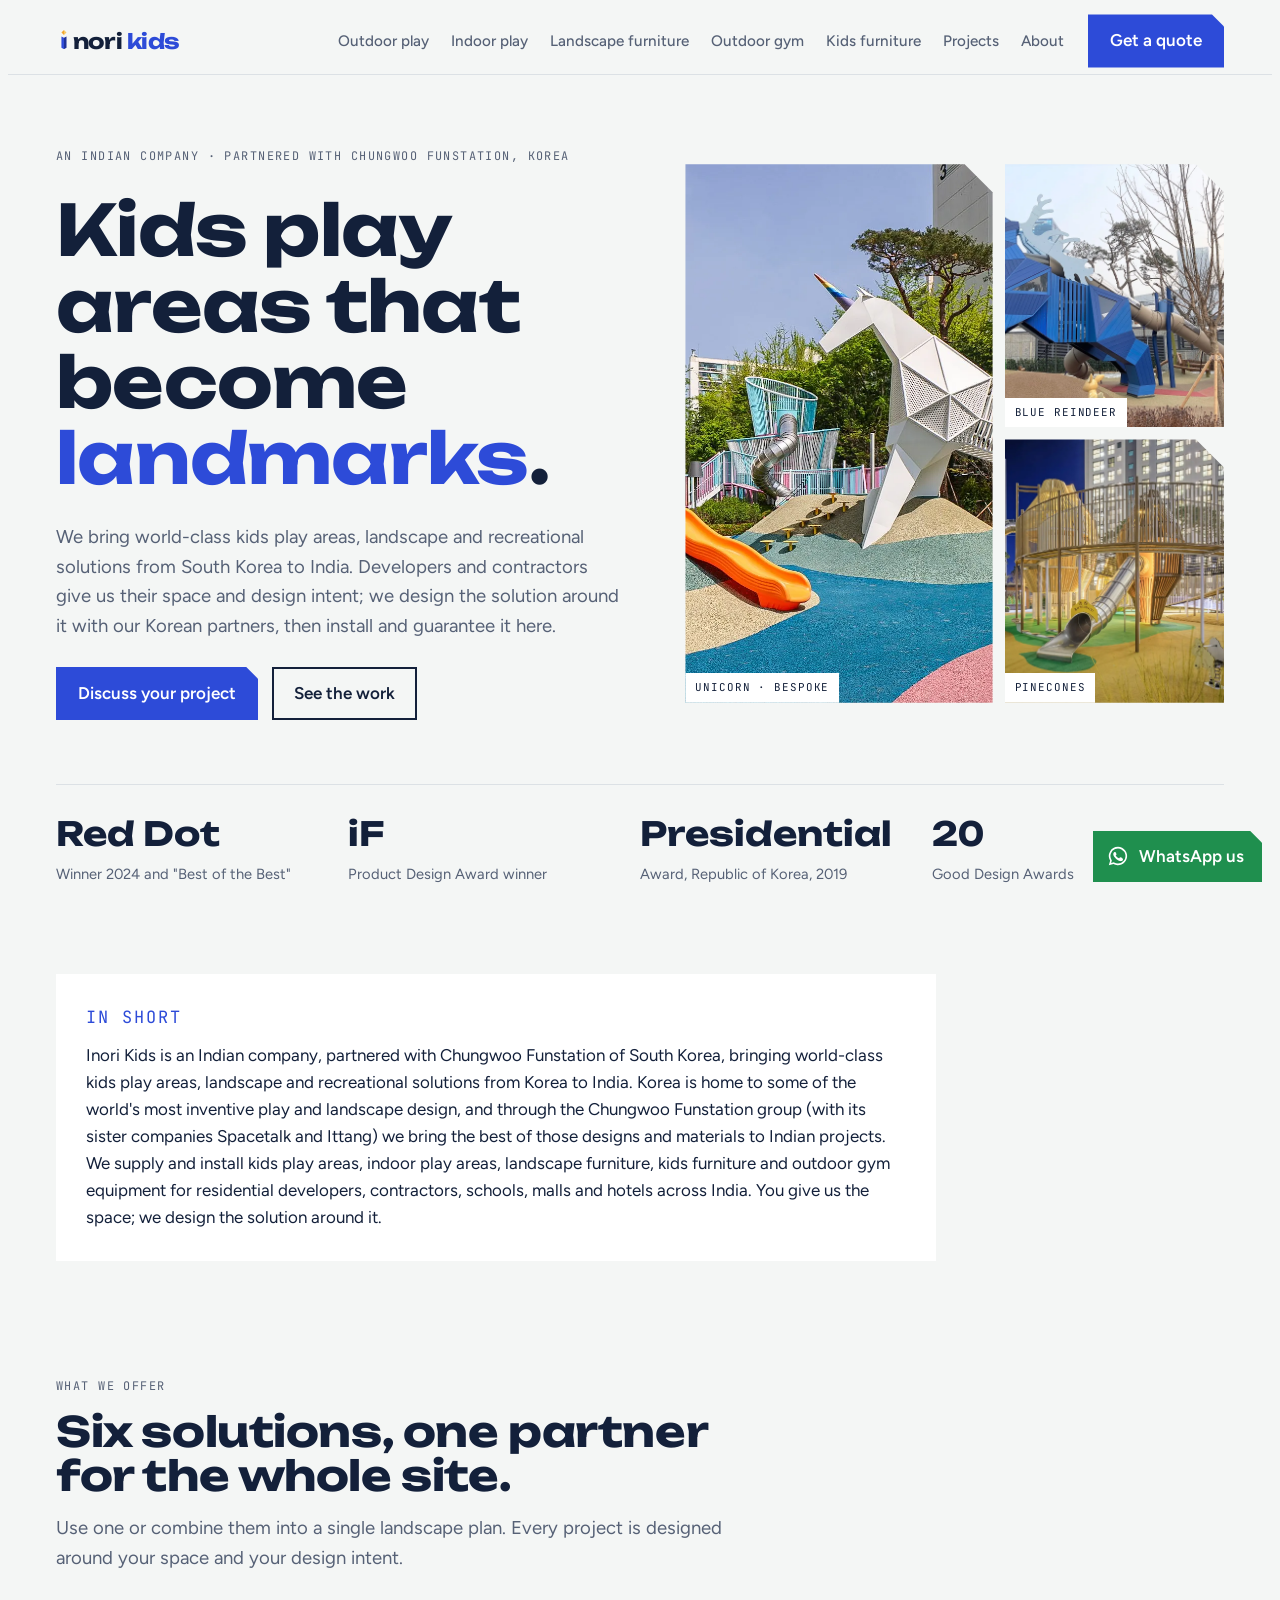
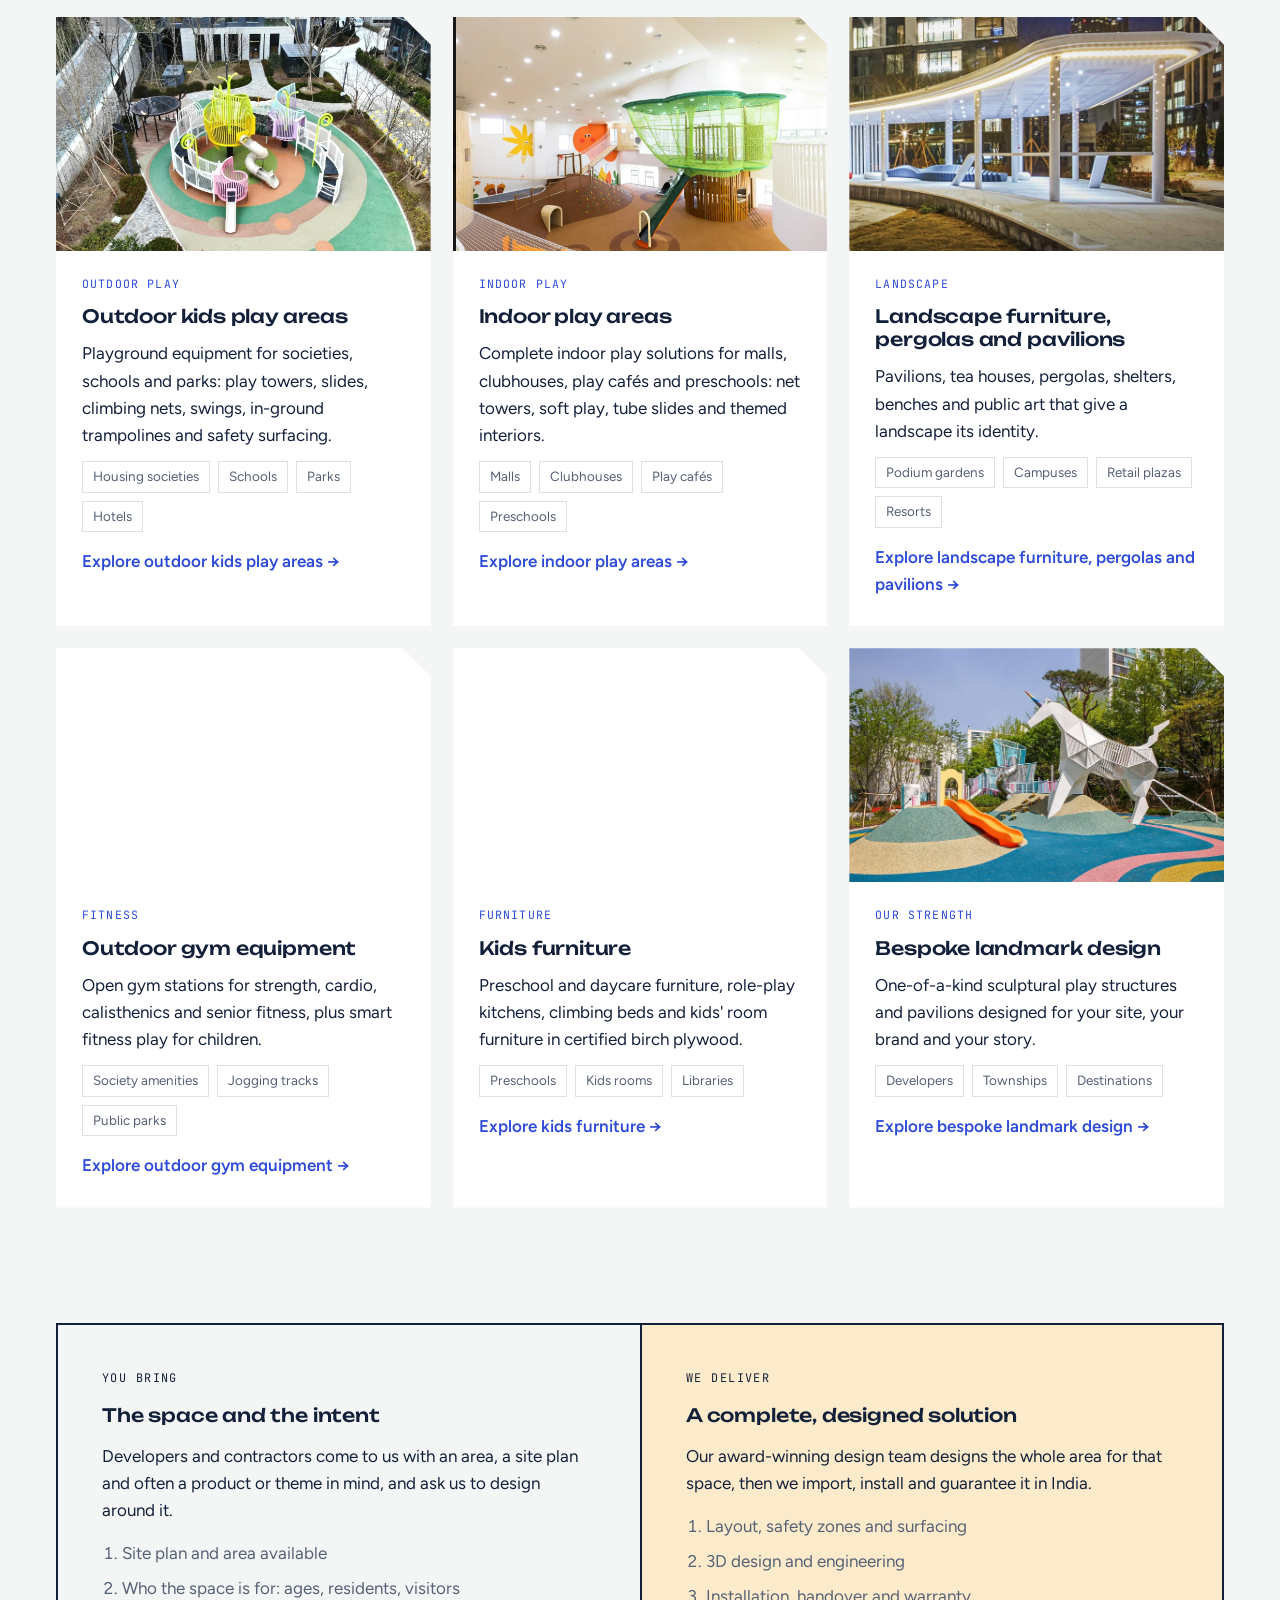
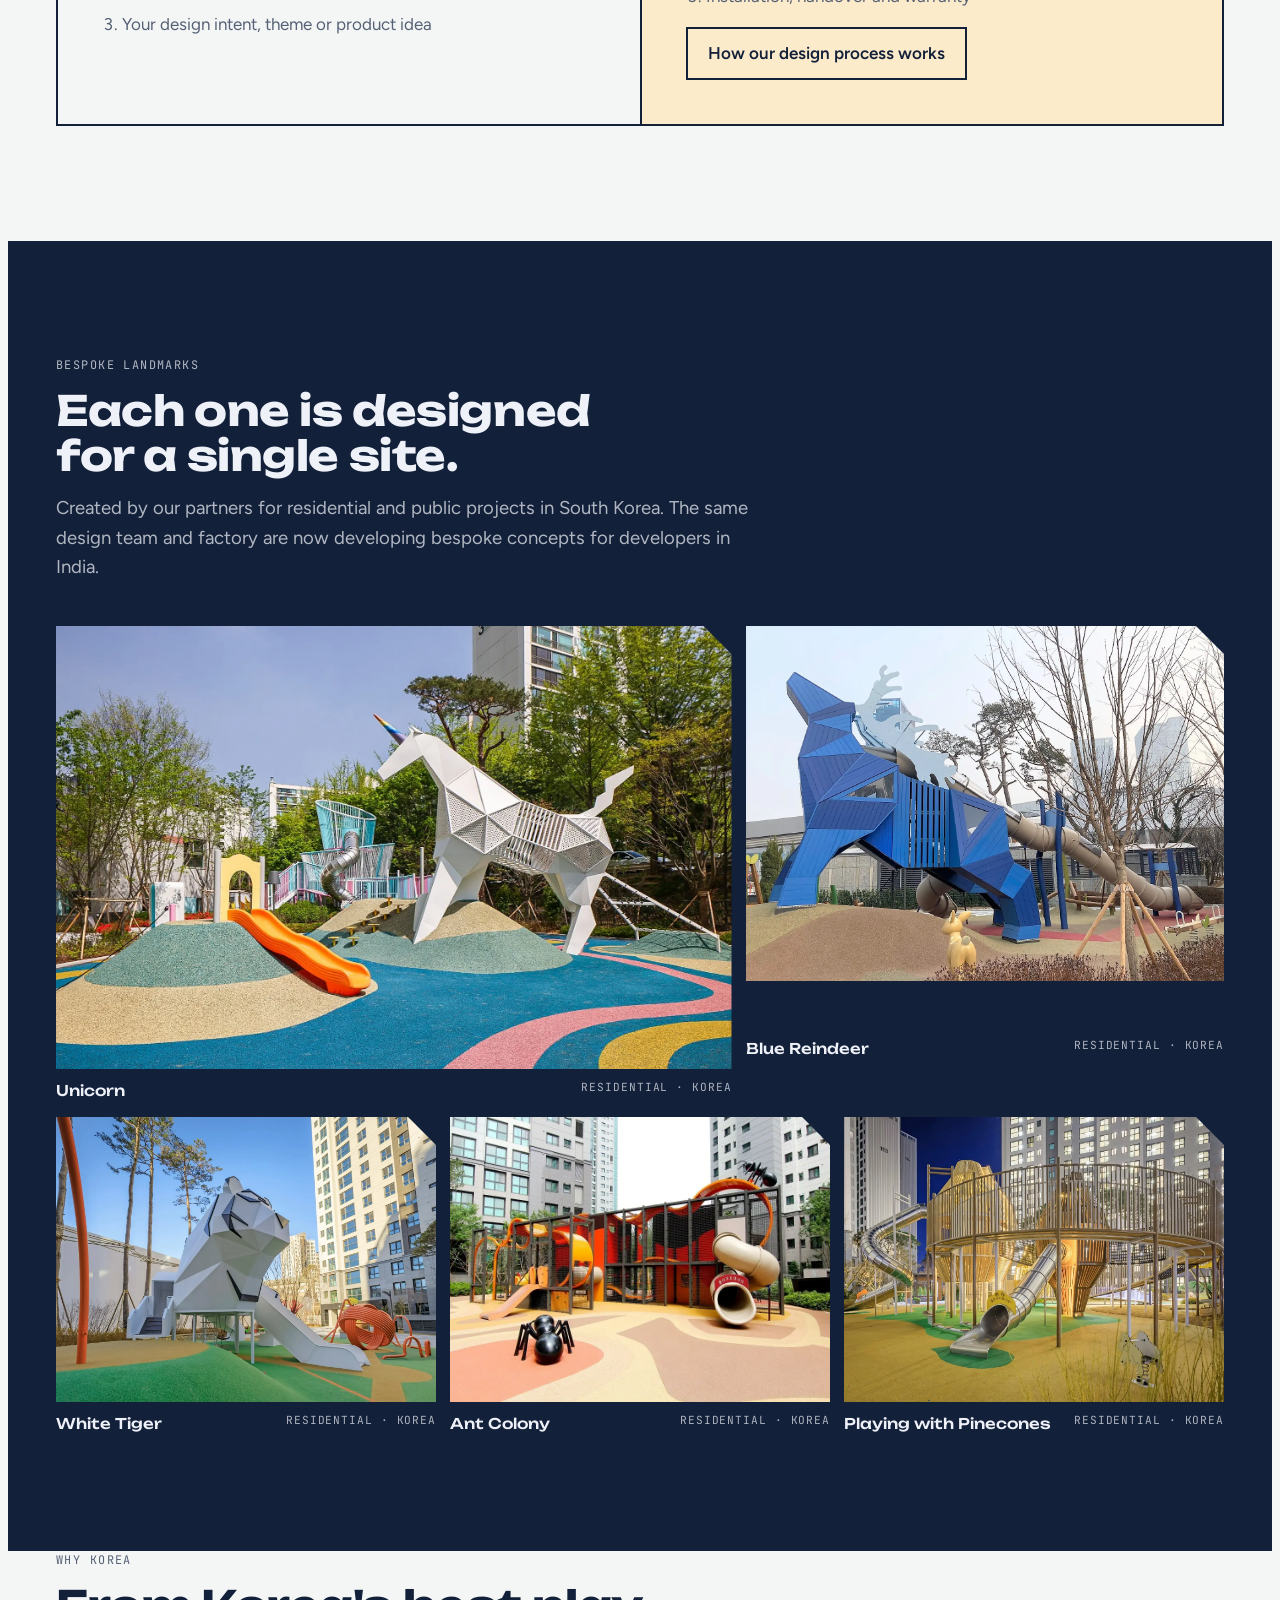
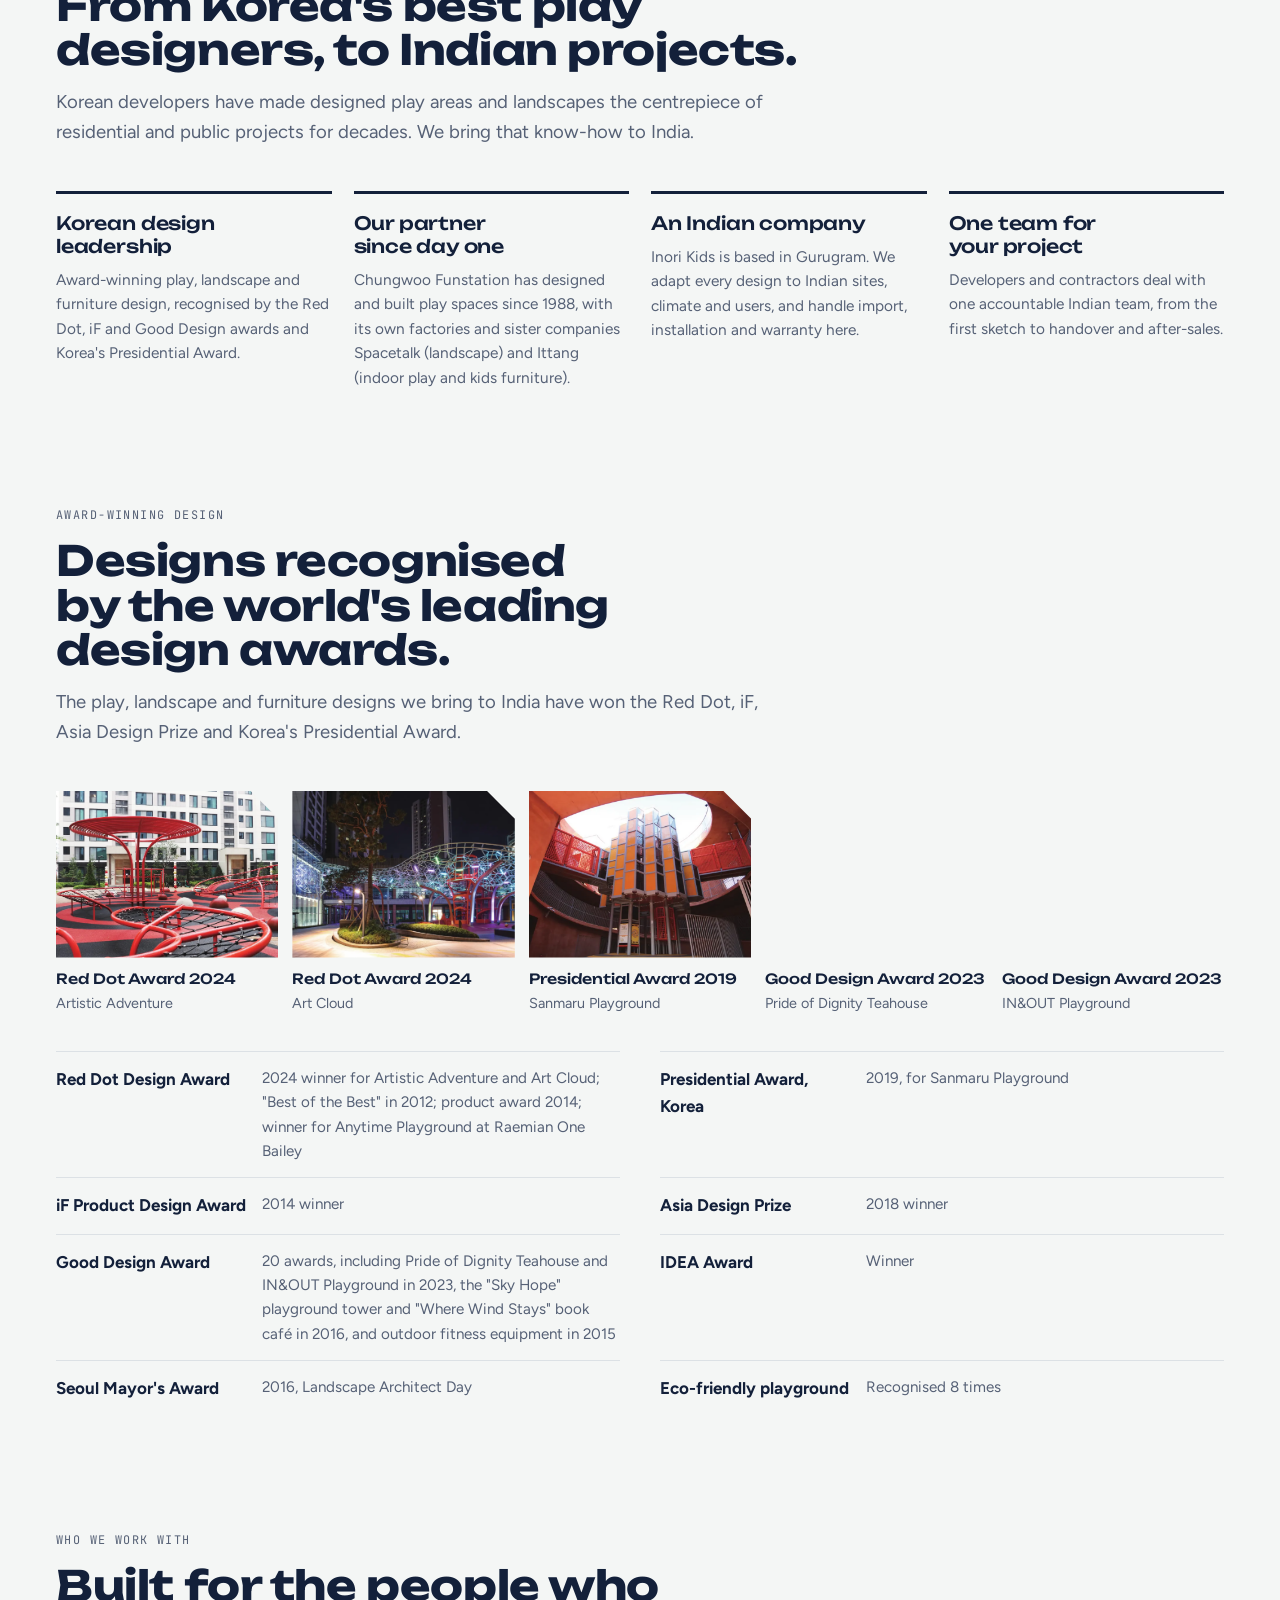
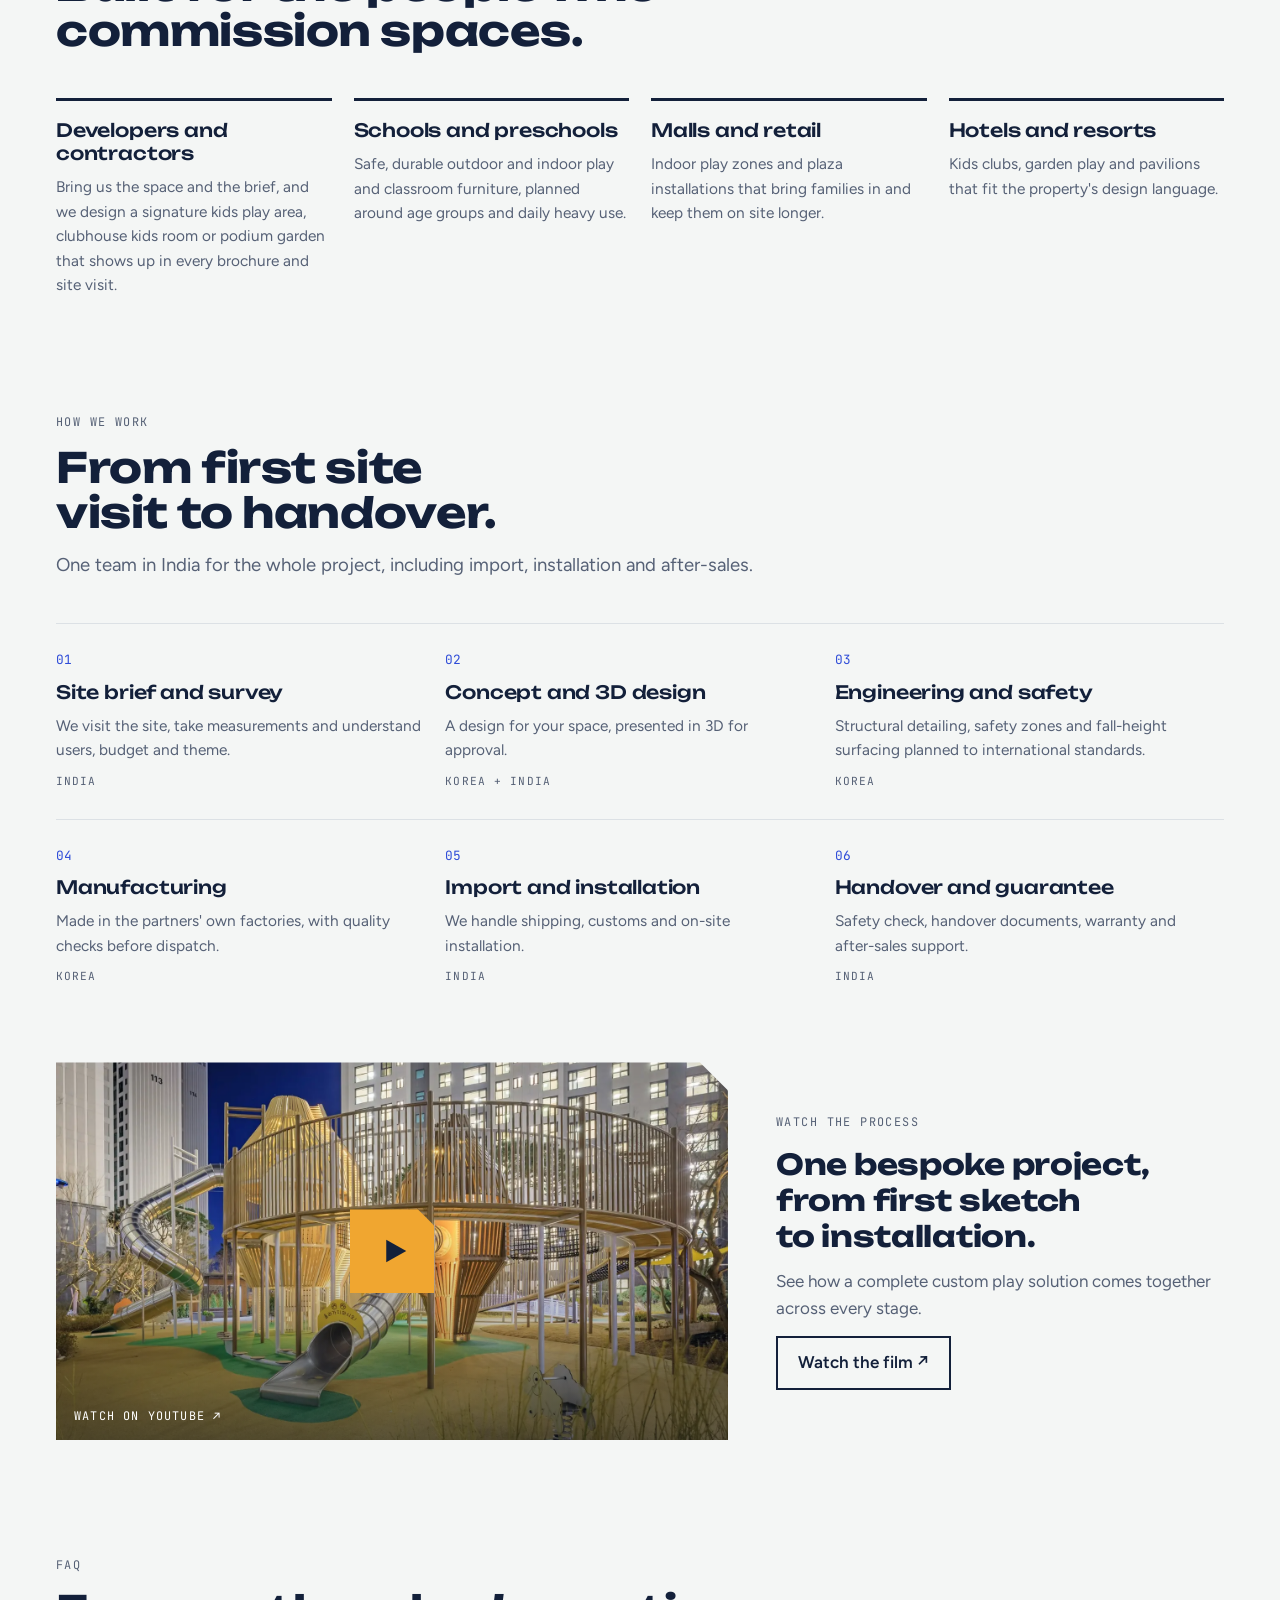
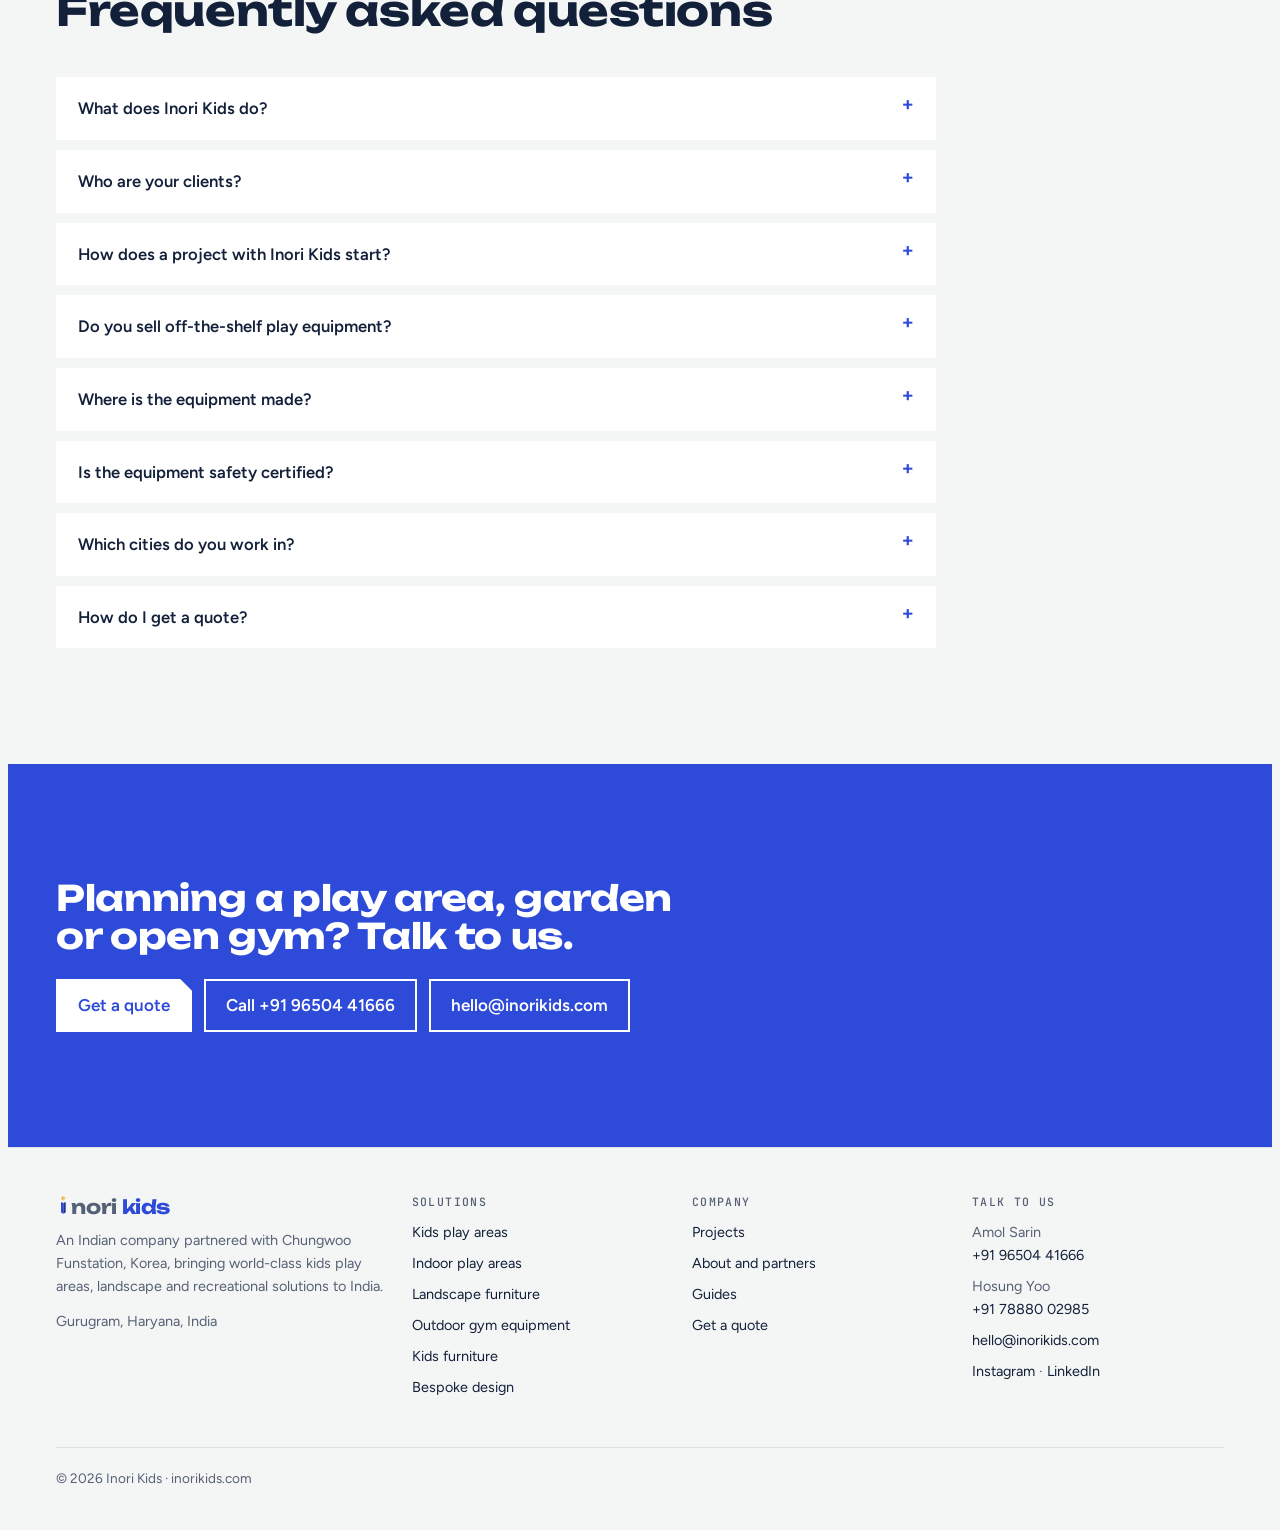
<file: index.html>
<!doctype html>
<html lang="en-IN">
<head>
<meta charset="utf-8">
<meta name="viewport" content="width=device-width, initial-scale=1, viewport-fit=cover">
<title>Kids Play Area Design &amp; Solutions in India | Inori Kids</title>
<meta name="claude:viewport-fit-sides" content="cover">
<meta name="description" content="Indian company partnered with Chungwoo Funstation, Korea: world-class kids play areas, indoor play, landscape furniture, kids furniture and outdoor gyms for developers, schools, malls and hotels in India.">
<meta name="robots" content="index, follow, max-image-preview:large, max-snippet:-1">
<link rel="canonical" href="https://inorikids.com/">
<link rel="alternate" hreflang="en-in" href="https://inorikids.com/">
<link rel="alternate" hreflang="x-default" href="https://inorikids.com/">
<meta property="og:type" content="website">
<meta property="og:site_name" content="Inori Kids">
<meta property="og:locale" content="en_IN">
<meta property="og:title" content="Kids Play Area Design &amp; Solutions in India | Inori Kids">
<meta property="og:description" content="Indian company partnered with Chungwoo Funstation, Korea: world-class kids play areas, indoor play, landscape furniture, kids furniture and outdoor gyms for developers, schools, malls and hotels in India.">
<meta property="og:url" content="https://inorikids.com/">
<meta property="og:image" content="https://inorikids.com/og-image.jpg">
<meta name="twitter:card" content="summary_large_image">
<meta name="theme-color" content="#13203A">
<link rel="icon" href="/favicon.svg" type="image/svg+xml">
<link rel="apple-touch-icon" href="/apple-touch-icon.png">
<link rel="manifest" href="/site.webmanifest">
<link rel="preconnect" href="https://fonts.googleapis.com">
<link rel="preconnect" href="https://fonts.gstatic.com" crossorigin>
<link rel="stylesheet" href="https://fonts.googleapis.com/css2?family=Unbounded:wght@500;700&family=Figtree:wght@400;500;600;700&family=JetBrains+Mono:wght@500&display=swap">
<link rel="stylesheet" href="/assets/styles.css">
<script async src="https://www.googletagmanager.com/gtag/js?id=G-6NPXFN3L0E"></script>
<script>window.dataLayer=window.dataLayer||[];function gtag(){dataLayer.push(arguments);}gtag('js',new Date());gtag('config','G-6NPXFN3L0E');</script>

<script type="application/ld+json">
{
 "@context": "https://schema.org",
 "@graph": [
  {
   "@type": "Organization",
   "@id": "https://inorikids.com/#organization",
   "name": "Inori Kids",
   "alternateName": [
    "iNori Kids",
    "inorikids"
   ],
   "url": "https://inorikids.com/",
   "logo": {
    "@type": "ImageObject",
    "url": "https://inorikids.com/logo-512.png",
    "width": 512,
    "height": 512
   },
   "image": "https://inorikids.com/og-image.jpg",
   "description": "Indian company partnered with Chungwoo Funstation of South Korea (with sister companies Spacetalk and Ittang), bringing world-class kids play areas, indoor play, landscape furniture, pavilions, kids furniture and outdoor gym equipment from Korea to India. Design, import, installation and guarantee.",
   "address": {
    "@type": "PostalAddress",
    "addressLocality": "Gurugram",
    "addressRegion": "Haryana",
    "addressCountry": "IN"
   },
   "areaServed": {
    "@type": "Country",
    "name": "India"
   },
   "sameAs": [
    "https://www.instagram.com/i_norikids/",
    "https://www.linkedin.com/company/inorikids/"
   ],
   "email": "hello@inorikids.com",
   "contactPoint": [
    {
     "@type": "ContactPoint",
     "telephone": "+91-96504-41666",
     "contactType": "sales",
     "areaServed": "IN",
     "name": "Amol Sarin",
     "email": "hello@inorikids.com"
    },
    {
     "@type": "ContactPoint",
     "telephone": "+91-78880-02985",
     "contactType": "sales",
     "areaServed": "IN",
     "name": "Hosung Yoo"
    }
   ],
   "knowsAbout": [
    "kids play area design",
    "playground equipment",
    "indoor play areas",
    "soft play",
    "landscape furniture",
    "pergolas and pavilions",
    "outdoor gym equipment",
    "kids furniture",
    "custom playground design",
    "playground safety surfacing"
   ]
  },
  {
   "@type": "WebSite",
   "@id": "https://inorikids.com/#website",
   "url": "https://inorikids.com/",
   "name": "Inori Kids",
   "publisher": {
    "@id": "https://inorikids.com/#organization"
   },
   "inLanguage": "en-IN"
  },
  {
   "@type": "FAQPage",
   "mainEntity": [
    {
     "@type": "Question",
     "name": "What does Inori Kids do?",
     "acceptedAnswer": {
      "@type": "Answer",
      "text": "Inori Kids is an Indian company, partnered with Chungwoo Funstation of South Korea, bringing world-class kids play areas, landscape and recreational solutions from Korea to India. We design, import, install and guarantee outdoor play areas, indoor play, landscape furniture (pergolas, pavilions, benches), kids furniture and outdoor gyms for developers, contractors, schools, malls and hotels."
     }
    },
    {
     "@type": "Question",
     "name": "Who are your clients?",
     "acceptedAnswer": {
      "@type": "Answer",
      "text": "Residential developers and housing societies, schools and preschools, malls and retail centres, and hotels and resorts. We also work with landscape architects and contractors on their projects."
     }
    },
    {
     "@type": "Question",
     "name": "How does a project with Inori Kids start?",
     "acceptedAnswer": {
      "@type": "Answer",
      "text": "You give us the area, your site plan and what you want there. Developers and contractors often come with a space and a product in mind and ask us to design the area around it. Our award-winning design team then designs the complete play area, landscape or open gym for that space, and we import, install and guarantee it."
     }
    },
    {
     "@type": "Question",
     "name": "Do you sell off-the-shelf play equipment?",
     "acceptedAnswer": {
      "@type": "Answer",
      "text": "No. We are a kids play area solution provider: every project is designed for the client's space, from the layout and safety zones to the equipment, surfacing and shade, and can include a one-of-a-kind landmark piece."
     }
    },
    {
     "@type": "Question",
     "name": "Where is the equipment made?",
     "acceptedAnswer": {
      "@type": "Answer",
      "text": "In South Korea, in the factories of our partner Chungwoo Funstation and its sister companies, with in-house manufacturing and powder coating. We handle import, installation, warranty and after-sales in India."
     }
    },
    {
     "@type": "Question",
     "name": "Is the equipment safety certified?",
     "acceptedAnswer": {
      "@type": "Answer",
      "text": "Our play equipment carries EN 1176 and ASTM international safety certifications and Korea's KC certification for children's products. Every installation is planned with safety zones and impact-absorbing surfacing matched to the critical fall height of each piece."
     }
    },
    {
     "@type": "Question",
     "name": "Which cities do you work in?",
     "acceptedAnswer": {
      "@type": "Answer",
      "text": "We are based in Gurugram, Haryana, and take on projects across India, including Delhi NCR (Gurugram, Noida, Greater Noida, Faridabad, Ghaziabad), Mumbai, Pune, Bengaluru, Hyderabad, Chennai, Ahmedabad, Chandigarh, Jaipur and Lucknow."
     }
    },
    {
     "@type": "Question",
     "name": "How do I get a quote?",
     "acceptedAnswer": {
      "@type": "Answer",
      "text": "Send your site details through our enquiry form, or call or WhatsApp Amol Sarin on +91 96504 41666 or Hosung Yoo on +91 78880 02985, or email hello@inorikids.com. We follow up with a site visit and a proposal."
     }
    }
   ]
  },
  {
   "@type": "BreadcrumbList",
   "itemListElement": [
    {
     "@type": "ListItem",
     "position": 1,
     "name": "Home",
     "item": "https://inorikids.com/"
    }
   ]
  },
  {
   "@type": "WebPage",
   "@id": "https://inorikids.com/#webpage",
   "url": "https://inorikids.com/",
   "name": "Kids Play Area Design & Solutions in India | Inori Kids",
   "description": "Indian company partnered with Chungwoo Funstation, Korea: world-class kids play areas, indoor play, landscape furniture, kids furniture and outdoor gyms for developers, schools, malls and hotels in India.",
   "isPartOf": {
    "@id": "https://inorikids.com/#website"
   },
   "about": {
    "@id": "https://inorikids.com/#organization"
   },
   "inLanguage": "en-IN",
   "primaryImageOfPage": "https://inorikids.com/og-image.jpg"
  }
 ]
}
</script>
</head>
<body>
<a class="skip" href="#main">Skip to content</a>
<header>
  <div class="wrap nav">
    <a class="logo" href="/" aria-label="Inori Kids home"><svg viewBox="0 0 100 120" aria-hidden="true"><polygon points="50,0 34,16 50,32" fill="var(--sun)"/><polygon points="50,0 66,16 50,32" fill="var(--sun-light)"/><polygon points="34,40 50,48 50,120 34,112" fill="var(--accent)"/><polygon points="50,48 66,40 66,112 50,120" fill="var(--accent-deep)"/></svg>nori <span>kids</span></a>
    <nav aria-label="Main"><a href="/outdoor-play-areas">Outdoor play</a><a href="/indoor-play-areas">Indoor play</a><a href="/landscape-furniture">Landscape furniture</a><a href="/outdoor-gym-equipment">Outdoor gym</a><a href="/kids-furniture">Kids furniture</a><a href="/projects">Projects</a><a href="/about">About</a></nav>
    <details class="menu"><summary>Menu</summary><div class="menu-panel"><a href="/outdoor-play-areas">Outdoor play</a><a href="/indoor-play-areas">Indoor play</a><a href="/landscape-furniture">Landscape furniture</a><a href="/outdoor-gym-equipment">Outdoor gym</a><a href="/kids-furniture">Kids furniture</a><a href="/projects">Projects</a><a href="/about">About</a><a href="/custom-playground-design">Bespoke design</a><a href="/guides">Guides</a><a href="/contact">Contact</a></div></details>
    <a class="btn" href="/contact">Get a quote</a>
  </div>
</header>

<main id="main">
<section class="hero"><div class="wrap">
  <div class="hero-grid">
    <div class="hero-copy">
      <p class="eyebrow">An Indian company · Partnered with Chungwoo Funstation, Korea</p>
      <h1>Kids play areas that become <em>landmarks</em>.</h1>
      <p class="lead">We bring world-class kids play areas, landscape and recreational solutions from South Korea to India. Developers and contractors give us their space and design intent; we design the solution around it with our Korean partners, then install and guarantee it here.</p>
      <div class="hero-actions"><a class="btn" href="/contact">Discuss your project</a><a class="btn ghost" href="/projects">See the work</a></div>
    </div>
    <div class="hero-media">
      <figure class="facet"><img src="/img/unicorn.webp" alt="White faceted-steel unicorn climbing structure in a residential kids play area" width="1600" height="1067" fetchpriority="high"><figcaption>Unicorn · bespoke</figcaption></figure>
      <figure class="facet"><img src="/img/reindeer.webp" alt="Blue faceted reindeer play tower with tube slide" width="1440" height="1080" loading="lazy" decoding="async"><figcaption>Blue Reindeer</figcaption></figure>
      <figure class="facet"><img src="/img/pinecones.webp" alt="Ring-shaped timber and steel play structure with pinecone towers, lit at night" width="1600" height="1066" loading="lazy" decoding="async"><figcaption>Pinecones</figcaption></figure>
    </div>
  </div>
  <div class="facts">
    <div><b>Red Dot</b><span>Winner 2024 and "Best of the Best"</span></div>
    <div><b>iF</b><span>Product Design Award winner</span></div>
    <div><b>Presidential</b><span>Award, Republic of Korea, 2019</span></div>
    <div><b>20</b><span>Good Design Awards</span></div>
  </div>
</div></section>
<section class="" style="padding-top:0"><div class="wrap"><div class="answer"><p class="eyebrow">In short</p><p>Inori Kids is an Indian company, partnered with Chungwoo Funstation of South Korea, bringing world-class kids play areas, landscape and recreational solutions from Korea to India. Korea is home to some of the world's most inventive play and landscape design, and through the Chungwoo Funstation group (with its sister companies Spacetalk and Ittang) we bring the best of those designs and materials to Indian projects. We supply and install kids play areas, indoor play areas, landscape furniture, kids furniture and outdoor gym equipment for residential developers, contractors, schools, malls and hotels across India. You give us the space; we design the solution around it.</p></div></div></section>
<section id="solutions" style="padding-top:0"><div class="wrap">
  <div class="sec-head"><p class="eyebrow">What we offer</p><h2>Six solutions, one partner for the whole site.</h2><p class=lead>Use one or combine them into a single landscape plan. Every project is designed around your space and your design intent.</p></div>
  <div class="sol-grid" style="grid-template-columns:repeat(auto-fit,minmax(min(100%,340px),1fr))"><article class="sol facet"><div class="ph"><img src="/img/blossom-aerial.webp" alt="Aerial view of a circular kids play area with yellow, pink and lilac blossom towers" width="1600" height="899" loading="lazy" decoding="async"></div><div class="body"><p class="tag">Outdoor play</p>
<h3><a href="/outdoor-play-areas">Outdoor kids play areas</a></h3><p>Playground equipment for societies, schools and parks: play towers, slides, climbing nets, swings, in-ground trampolines and safety surfacing.</p><ul><li>Housing societies</li><li>Schools</li><li>Parks</li><li>Hotels</li></ul><a class="more" href="/outdoor-play-areas">Explore outdoor kids play areas →</a></div></article><article class="sol facet"><div class="ph"><img src="/img/in-net-tree.webp" alt="Indoor kids play area with a giant green net treehouse and climbing hill" width="1251" height="820" loading="lazy" decoding="async"></div><div class="body"><p class="tag">Indoor play</p>
<h3><a href="/indoor-play-areas">Indoor play areas</a></h3><p>Complete indoor play solutions for malls, clubhouses, play cafés and preschools: net towers, soft play, tube slides and themed interiors.</p><ul><li>Malls</li><li>Clubhouses</li><li>Play cafés</li><li>Preschools</li></ul><a class="more" href="/indoor-play-areas">Explore indoor play areas →</a></div></article><article class="sol facet"><div class="ph"><img src="/img/dramatic-circle.webp" alt="Curved white community lounge pavilion lit at night between apartment towers" width="1600" height="1132" loading="lazy" decoding="async"></div><div class="body"><p class="tag">Landscape</p>
<h3><a href="/landscape-furniture">Landscape furniture, pergolas and pavilions</a></h3><p>Pavilions, tea houses, pergolas, shelters, benches and public art that give a landscape its identity.</p><ul><li>Podium gardens</li><li>Campuses</li><li>Retail plazas</li><li>Resorts</li></ul><a class="more" href="/landscape-furniture">Explore landscape furniture, pergolas and pavilions →</a></div></article><article class="sol facet"><div class="ph"><img src="/img/fit-plus.webp" alt="Black outdoor gym stations on green rubber surfacing in a residential park" width="1600" height="818" loading="lazy" decoding="async"></div><div class="body"><p class="tag">Fitness</p>
<h3><a href="/outdoor-gym-equipment">Outdoor gym equipment</a></h3><p>Open gym stations for strength, cardio, calisthenics and senior fitness, plus smart fitness play for children.</p><ul><li>Society amenities</li><li>Jogging tracks</li><li>Public parks</li></ul><a class="more" href="/outdoor-gym-equipment">Explore outdoor gym equipment →</a></div></article><article class="sol facet"><div class="ph"><img src="/img/kids-play-kitchen-furniture.webp" alt="Birch plywood kids play kitchen and market stall furniture in a preschool" width="968" height="833" loading="lazy" decoding="async"></div><div class="body"><p class="tag">Furniture</p>
<h3><a href="/kids-furniture">Kids furniture</a></h3><p>Preschool and daycare furniture, role-play kitchens, climbing beds and kids' room furniture in certified birch plywood.</p><ul><li>Preschools</li><li>Kids rooms</li><li>Libraries</li></ul><a class="more" href="/kids-furniture">Explore kids furniture →</a></div></article><article class="sol facet"><div class="ph"><img src="/img/unicorn.webp" alt="White faceted-steel unicorn climbing structure" width="1600" height="1067" loading="lazy" decoding="async"></div><div class="body"><p class="tag">Our strength</p>
<h3><a href="/custom-playground-design">Bespoke landmark design</a></h3><p>One-of-a-kind sculptural play structures and pavilions designed for your site, your brand and your story.</p><ul><li>Developers</li><li>Townships</li><li>Destinations</li></ul><a class="more" href="/custom-playground-design">Explore bespoke landmark design →</a></div></article></div>
</div></section>
<section style="padding-top:0"><div class="wrap"><div class="ways">
  <div class="way"><p class="k">You bring</p><h3>The space and the intent</h3><p>Developers and contractors come to us with an area, a site plan and often a product or theme in mind, and ask us to design around it.</p>
    <ol><li>Site plan and area available</li><li>Who the space is for: ages, residents, visitors</li><li>Your design intent, theme or product idea</li></ol></div>
  <div class="way"><p class="k">We deliver</p><h3>A complete, designed solution</h3><p>Our award-winning design team designs the whole area for that space, then we import, install and guarantee it in India.</p>
    <ol><li>Layout, safety zones and surfacing</li><li>3D design and engineering</li><li>Installation, handover and warranty</li></ol>
    <a class="btn ghost" href="/custom-playground-design" style="justify-self:start">How our design process works</a></div>
</div></div></section>
<section class="band"><div class="wrap">
  <div class="sec-head"><p class="eyebrow">Bespoke landmarks</p><h2>Each one is designed for a single site.</h2><p class=lead>Created by our partners for residential and public projects in South Korea. The same design team and factory are now developing bespoke concepts for developers in India.</p></div>
  <div class="landmarks">
    <figure><div class="ph facet"><img src="/img/unicorn.webp" alt="Unicorn sculptural play structure" width="1600" height="1067" loading="lazy" decoding="async"></div><figcaption><b>Unicorn</b><span>Residential · Korea</span></figcaption></figure>
    <figure><div class="ph facet"><img src="/img/reindeer.webp" alt="Blue Reindeer play tower" width="1440" height="1080" loading="lazy" decoding="async"></div><figcaption><b>Blue Reindeer</b><span>Residential · Korea</span></figcaption></figure>
    <figure><div class="ph facet"><img src="/img/tiger.webp" alt="White faceted tiger play structure with slide" width="1600" height="1066" loading="lazy" decoding="async"></div><figcaption><b>White Tiger</b><span>Residential · Korea</span></figcaption></figure>
    <figure><div class="ph facet"><img src="/img/ant-tower.webp" alt="Orange and charcoal net play frame with giant ant sculptures" width="1000" height="666" loading="lazy" decoding="async"></div><figcaption><b>Ant Colony</b><span>Residential · Korea</span></figcaption></figure>
    <figure><div class="ph facet"><img src="/img/pinecones.webp" alt="Circular elevated play deck with pinecone towers at night" width="1600" height="1066" loading="lazy" decoding="async"></div><figcaption><b>Playing with Pinecones</b><span>Residential · Korea</span></figcaption></figure>
  </div>
</div></section>
<section style="padding-top:0"><div class="wrap">
  <div class="sec-head"><p class="eyebrow">Why Korea</p><h2>From Korea's best play designers, to Indian projects.</h2><p class=lead>Korean developers have made designed play areas and landscapes the centrepiece of residential and public projects for decades. We bring that know-how to India.</p></div>
  <div class="aud">
    <div><h3>Korean design leadership</h3><p>Award-winning play, landscape and furniture design, recognised by the Red Dot, iF and Good Design awards and Korea's Presidential Award.</p></div>
    <div><h3>Our partner since day one</h3><p>Chungwoo Funstation has designed and built play spaces since 1988, with its own factories and sister companies Spacetalk (landscape) and Ittang (indoor play and kids furniture).</p></div>
    <div><h3>An Indian company</h3><p>Inori Kids is based in Gurugram. We adapt every design to Indian sites, climate and users, and handle import, installation and warranty here.</p></div>
    <div><h3>One team for your project</h3><p>Developers and contractors deal with one accountable Indian team, from the first sketch to handover and after-sales.</p></div>
  </div>
</div></section>
<section class="awards" style="padding-top:0"><div class="wrap">
  <div class="sec-head"><p class="eyebrow">Award-winning design</p><h2>Designs recognised by the world's leading design awards.</h2><p class=lead>The play, landscape and furniture designs we bring to India have won the Red Dot, iF, Asia Design Prize and Korea's Presidential Award.</p></div>
  <div class="aw-grid"><figure><div class="ph facet"><img src="/img/artistic-playground-reddot.webp" alt="Red spiral net playground with a tall red canopy in a residential courtyard" width="1600" height="818" loading="lazy" decoding="async"></div><figcaption><b>Red Dot Award 2024</b><span>Artistic Adventure</span></figcaption></figure><figure><div class="ph facet"><img src="/img/arcloud-reddot.webp" alt="Illuminated cloud-shaped canopy structure at night" width="1600" height="818" loading="lazy" decoding="async"></div><figcaption><b>Red Dot Award 2024</b><span>Art Cloud</span></figcaption></figure><figure><div class="ph facet"><img src="/img/award-presidential-sanmaru.webp" alt="Orange multi-storey play tower seen from below" width="810" height="560" loading="lazy" decoding="async"></div><figcaption><b>Presidential Award 2019</b><span>Sanmaru Playground</span></figcaption></figure><figure><div class="ph facet"><img src="/img/award-good-design-teahouse.webp" alt="Glazed teahouse pavilion among apartment towers" width="756" height="564" loading="lazy" decoding="async"></div><figcaption><b>Good Design Award 2023</b><span>Pride of Dignity Teahouse</span></figcaption></figure><figure><div class="ph facet"><img src="/img/award-good-design-inout.webp" alt="Timber and black steel play tower with long slide on green surfacing" width="756" height="552" loading="lazy" decoding="async"></div><figcaption><b>Good Design Award 2023</b><span>IN&OUT Playground</span></figcaption></figure></div>
  <ul class="aw-list"><li><b>Red Dot Design Award</b><span>2024 winner for Artistic Adventure and Art Cloud; "Best of the Best" in 2012; product award 2014; winner for Anytime Playground at Raemian One Bailey</span></li><li><b>Presidential Award, Korea</b><span>2019, for Sanmaru Playground</span></li><li><b>iF Product Design Award</b><span>2014 winner</span></li><li><b>Asia Design Prize</b><span>2018 winner</span></li><li><b>Good Design Award</b><span>20 awards, including Pride of Dignity Teahouse and IN&OUT Playground in 2023, the "Sky Hope" playground tower and "Where Wind Stays" book café in 2016, and outdoor fitness equipment in 2015</span></li><li><b>IDEA Award</b><span>Winner</span></li><li><b>Seoul Mayor's Award</b><span>2016, Landscape Architect Day</span></li><li><b>Eco-friendly playground</b><span>Recognised 8 times</span></li></ul>
</div></section>
<section style="padding-top:0"><div class="wrap">
  <div class="sec-head"><p class="eyebrow">Who we work with</p><h2>Built for the people who commission spaces.</h2></div>
  <div class="aud">
    <div><h3>Developers and contractors</h3><p>Bring us the space and the brief, and we design a signature kids play area, clubhouse kids room or podium garden that shows up in every brochure and site visit.</p></div>
    <div><h3>Schools and preschools</h3><p>Safe, durable outdoor and indoor play and classroom furniture, planned around age groups and daily heavy use.</p></div>
    <div><h3>Malls and retail</h3><p>Indoor play zones and plaza installations that bring families in and keep them on site longer.</p></div>
    <div><h3>Hotels and resorts</h3><p>Kids clubs, garden play and pavilions that fit the property's design language.</p></div>
  </div>
</div></section>
<section style="padding-top:0"><div class="wrap">
  <div class="sec-head"><p class="eyebrow">How we work</p><h2>From first site visit to handover.</h2><p class=lead>One team in India for the whole project, including import, installation and after-sales.</p></div>
  <div class="steps">
    <div class="step"><h3>Site brief and survey</h3><p>We visit the site, take measurements and understand users, budget and theme.</p><span class="where">India</span></div>
    <div class="step"><h3>Concept and 3D design</h3><p>A design for your space, presented in 3D for approval.</p><span class="where">Korea + India</span></div>
    <div class="step"><h3>Engineering and safety</h3><p>Structural detailing, safety zones and fall-height surfacing planned to international standards.</p><span class="where">Korea</span></div>
    <div class="step"><h3>Manufacturing</h3><p>Made in the partners' own factories, with quality checks before dispatch.</p><span class="where">Korea</span></div>
    <div class="step"><h3>Import and installation</h3><p>We handle shipping, customs and on-site installation.</p><span class="where">India</span></div>
    <div class="step"><h3>Handover and guarantee</h3><p>Safety check, handover documents, warranty and after-sales support.</p><span class="where">India</span></div>
  </div>
  <div class="film" id="film">
    <a class="poster facet" href="https://youtu.be/huSECLJfJdI" target="_blank" rel="noopener" aria-label="Watch the design-to-installation film on YouTube (opens in a new tab)">
      <img src="/img/pinecones.webp" alt="" width="1600" height="1066" loading="lazy" decoding="async"><span class="play" aria-hidden="true"><svg viewBox="0 0 24 24"><polygon points="5,3 21,12 5,21" fill="#13203A"/></svg></span><span class="poster-cap">Watch on YouTube ↗</span></a>
    <div class="film-copy"><p class="eyebrow">Watch the process</p><h3 style="font-size:clamp(1.3rem,2.4vw,1.8rem);font-weight:700">One bespoke project, from first sketch to installation.</h3>
      <p>See how a complete custom play solution comes together across every stage.</p>
      <a class="btn ghost" href="https://youtu.be/huSECLJfJdI" target="_blank" rel="noopener" style="justify-self:start">Watch the film ↗</a></div>
  </div>
</div></section>
<section class="" style="padding-top:0"><div class="wrap"><div class="sec-head"><p class="eyebrow">FAQ</p><h2>Frequently asked questions</h2></div><div class="faq"><details><summary>What does Inori Kids do?</summary><p>Inori Kids is an Indian company, partnered with Chungwoo Funstation of South Korea, bringing world-class kids play areas, landscape and recreational solutions from Korea to India. We design, import, install and guarantee outdoor play areas, indoor play, landscape furniture (pergolas, pavilions, benches), kids furniture and outdoor gyms for developers, contractors, schools, malls and hotels.</p></details><details><summary>Who are your clients?</summary><p>Residential developers and housing societies, schools and preschools, malls and retail centres, and hotels and resorts. We also work with landscape architects and contractors on their projects.</p></details><details><summary>How does a project with Inori Kids start?</summary><p>You give us the area, your site plan and what you want there. Developers and contractors often come with a space and a product in mind and ask us to design the area around it. Our award-winning design team then designs the complete play area, landscape or open gym for that space, and we import, install and guarantee it.</p></details><details><summary>Do you sell off-the-shelf play equipment?</summary><p>No. We are a kids play area solution provider: every project is designed for the client's space, from the layout and safety zones to the equipment, surfacing and shade, and can include a one-of-a-kind landmark piece.</p></details><details><summary>Where is the equipment made?</summary><p>In South Korea, in the factories of our partner Chungwoo Funstation and its sister companies, with in-house manufacturing and powder coating. We handle import, installation, warranty and after-sales in India.</p></details><details><summary>Is the equipment safety certified?</summary><p>Our play equipment carries EN 1176 and ASTM international safety certifications and Korea's KC certification for children's products. Every installation is planned with safety zones and impact-absorbing surfacing matched to the critical fall height of each piece.</p></details><details><summary>Which cities do you work in?</summary><p>We are based in Gurugram, Haryana, and take on projects across India, including Delhi NCR (Gurugram, Noida, Greater Noida, Faridabad, Ghaziabad), Mumbai, Pune, Bengaluru, Hyderabad, Chennai, Ahmedabad, Chandigarh, Jaipur and Lucknow.</p></details><details><summary>How do I get a quote?</summary><p>Send your site details through our <a href="/contact">enquiry form</a>, or call or WhatsApp Amol Sarin on +91 96504 41666 or Hosung Yoo on +91 78880 02985, or email hello@inorikids.com. We follow up with a site visit and a proposal.</p></details></div></div></section>
<section class="cta-band"><div class="wrap"><h2>Planning a play area, garden or open gym? Talk to us.</h2><div class="acts">
<a class="btn" href="/contact">Get a quote</a><a class="btn ghost" href="tel:+919650441666">Call +91 96504 41666</a><a class="btn ghost" href="mailto:hello@inorikids.com">hello@inorikids.com</a></div></div></section>
</main>
<footer>
  <div class="wrap">
    <div class="fgrid">
      <div style="display:grid;gap:12px;align-content:start">
        <a class="logo" href="/" aria-label="Inori Kids home" style="font-size:1.2rem"><svg viewBox="0 0 100 120" aria-hidden="true"><polygon points="50,0 34,16 50,32" fill="var(--sun)"/><polygon points="50,0 66,16 50,32" fill="var(--sun-light)"/><polygon points="34,40 50,48 50,120 34,112" fill="var(--accent)"/><polygon points="50,48 66,40 66,112 50,120" fill="var(--accent-deep)"/></svg>nori <span>kids</span></a>
        <p>An Indian company partnered with Chungwoo Funstation, Korea, bringing world-class kids play areas, landscape and recreational solutions to India.</p><p>Gurugram, Haryana, India</p>
      </div>
      <div><h2>Solutions</h2><ul>
        <li><a href="/outdoor-play-areas">Kids play areas</a></li>
        <li><a href="/indoor-play-areas">Indoor play areas</a></li>
        <li><a href="/landscape-furniture">Landscape furniture</a></li>
        <li><a href="/outdoor-gym-equipment">Outdoor gym equipment</a></li>
        <li><a href="/kids-furniture">Kids furniture</a></li>
        <li><a href="/custom-playground-design">Bespoke design</a></li>
      </ul></div>
      <div><h2>Company</h2><ul>
        <li><a href="/projects">Projects</a></li>
        <li><a href="/about">About and partners</a></li>
        <li><a href="/guides">Guides</a></li>
        <li><a href="/contact">Get a quote</a></li>
      </ul></div>
      <div><h2>Talk to us</h2><ul>
        <li>Amol Sarin<br><a href="tel:+919650441666">+91 96504 41666</a></li>
        <li>Hosung Yoo<br><a href="tel:+917888002985">+91 78880 02985</a></li>
        <li><a href="mailto:hello@inorikids.com">hello@inorikids.com</a></li>
        <li><a href="https://www.instagram.com/i_norikids/" target="_blank" rel="noopener">Instagram</a> · <a href="https://www.linkedin.com/company/inorikids/" target="_blank" rel="noopener">LinkedIn</a></li>
      </ul></div>
    </div>
    <p class="fine">© 2026 Inori Kids · inorikids.com</p>
  </div>
</footer>
<a class="wa" href="https://wa.me/919650441666?text=Hi%20Inori%20Kids,%20I%20would%20like%20to%20discuss%20a%20project." target="_blank" rel="noopener" aria-label="Chat with Inori Kids on WhatsApp"><svg viewBox="0 0 24 24" aria-hidden="true"><path fill="currentColor" d="M12 2a10 10 0 0 0-8.6 15.1L2 22l5-1.3A10 10 0 1 0 12 2Zm0 18.2a8.2 8.2 0 0 1-4.2-1.1l-.3-.2-3 .8.8-2.9-.2-.3A8.2 8.2 0 1 1 12 20.2Zm4.5-6.1c-.2-.1-1.5-.7-1.7-.8-.2-.1-.4-.1-.6.1l-.8 1c-.1.2-.3.2-.5.1a6.7 6.7 0 0 1-3.3-2.9c-.2-.4.2-.4.7-1.3.1-.2 0-.3 0-.4l-.8-1.8c-.2-.5-.4-.4-.6-.4h-.5a1 1 0 0 0-.7.3 3 3 0 0 0-.9 2.2 5.2 5.2 0 0 0 1.1 2.7 11.8 11.8 0 0 0 4.5 4c1.7.7 2.3.8 3.2.6.5-.1 1.5-.6 1.7-1.2.2-.6.2-1.1.1-1.2l-.4-.2Z"/></svg><span>WhatsApp us</span></a>
<script src="/assets/main.js" defer></script>
</body>
</html>
</file>
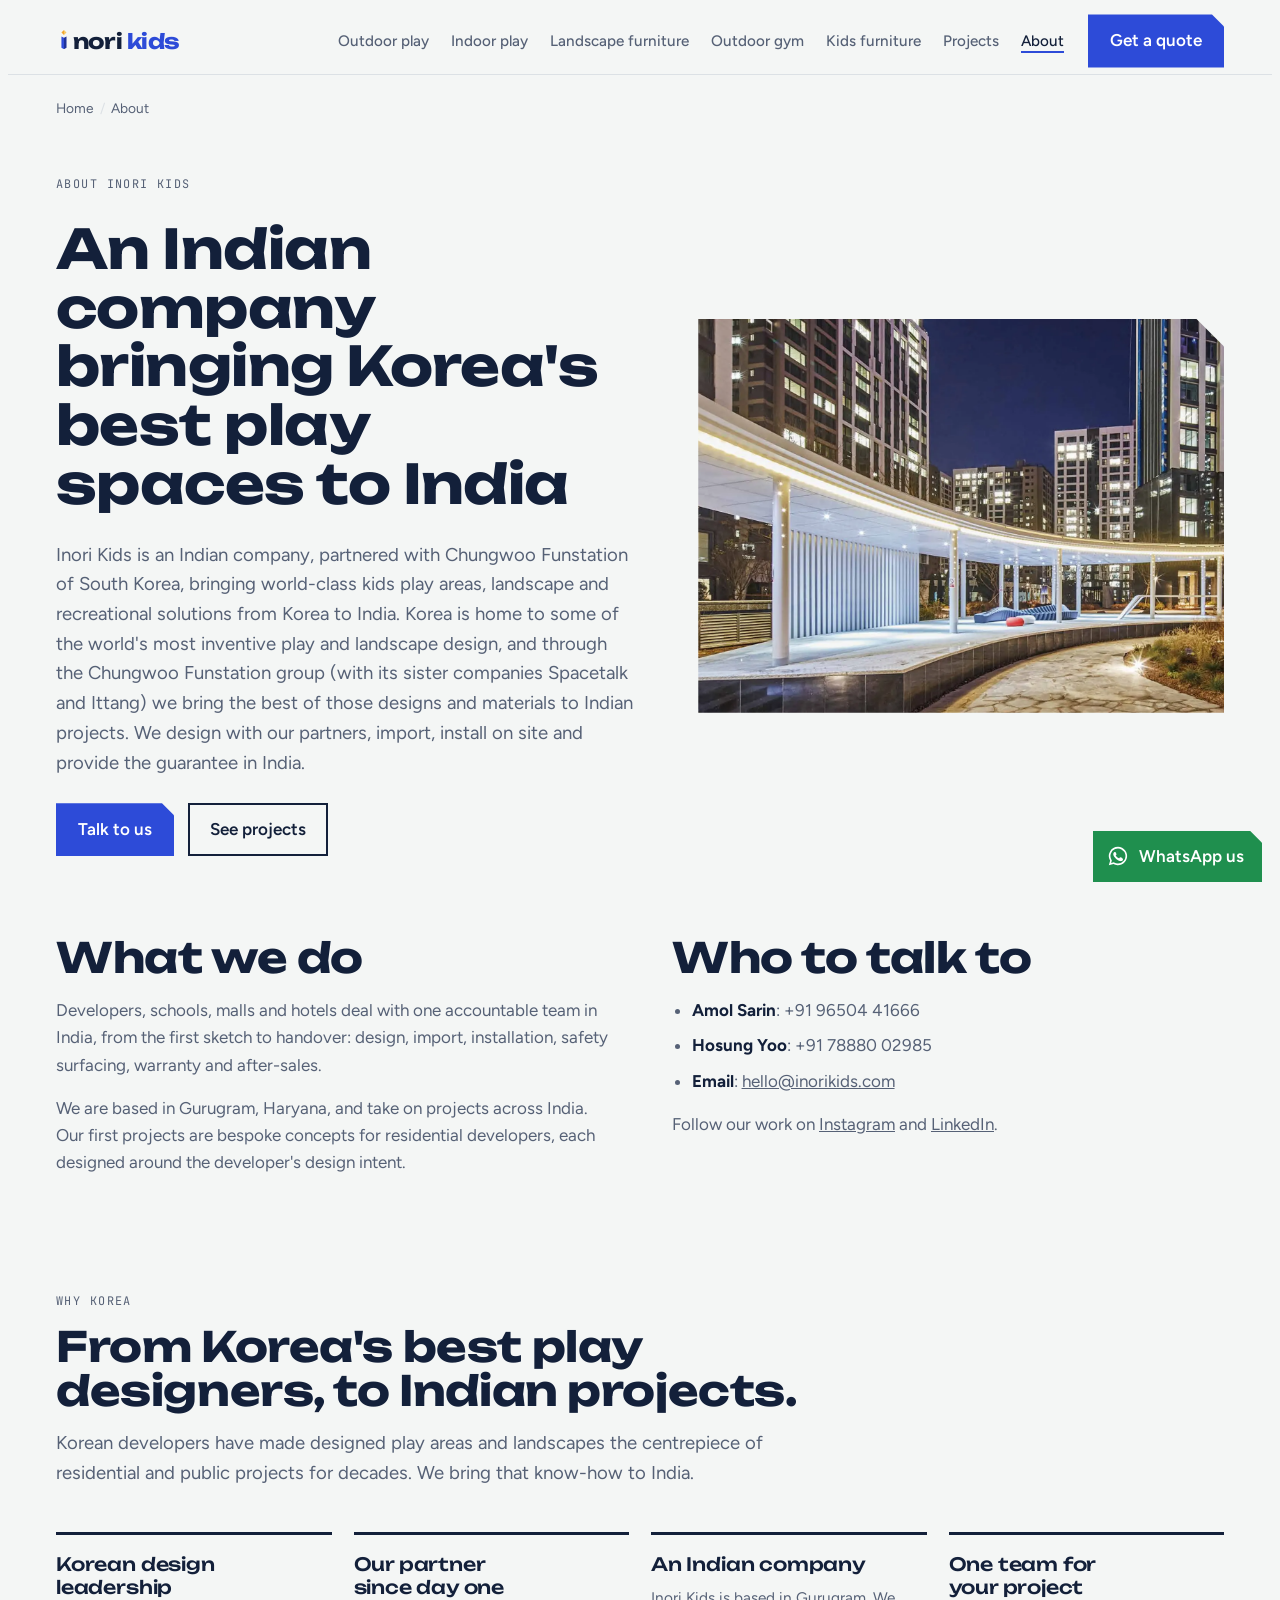
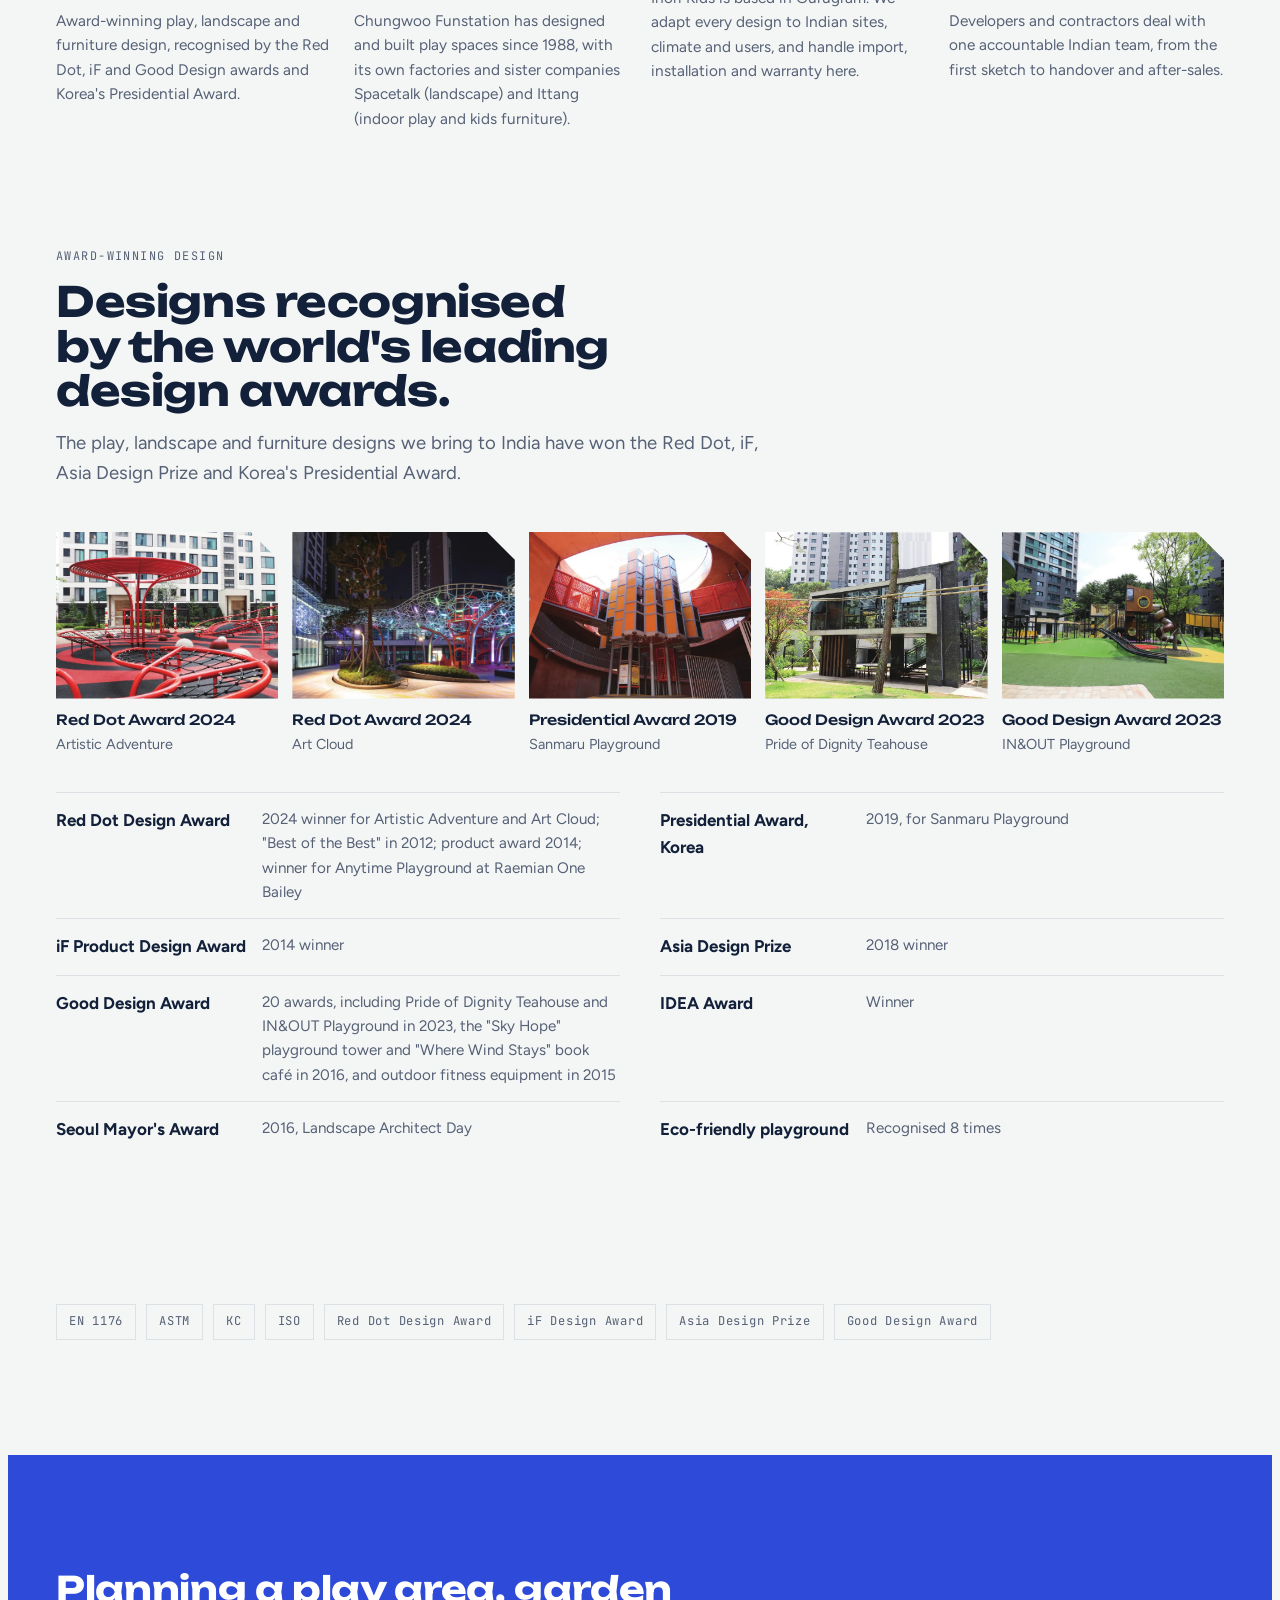
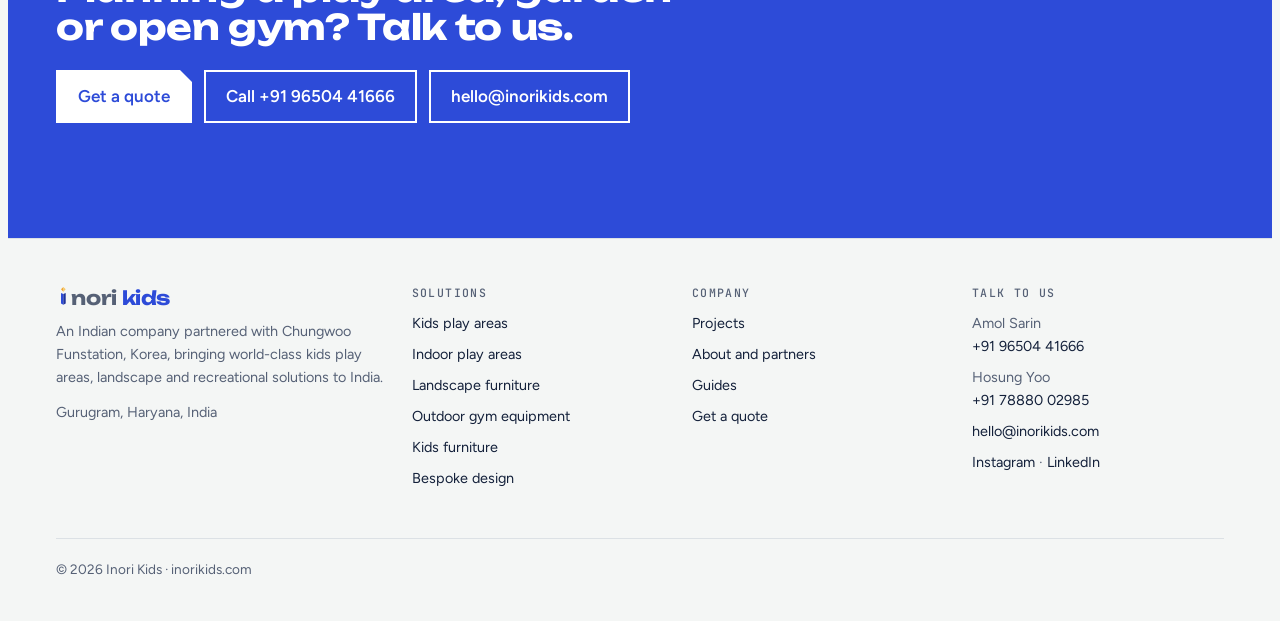
<file: about.html>
<!doctype html>
<html lang="en-IN">
<head>
<meta charset="utf-8">
<meta name="viewport" content="width=device-width, initial-scale=1, viewport-fit=cover">
<title>About Inori Kids | World-Class Play Spaces for India</title>
<meta name="claude:viewport-fit-sides" content="cover">
<meta name="description" content="Inori Kids is an Indian company partnered with Chungwoo Funstation of South Korea, bringing award-winning play areas, landscape furniture and outdoor gyms from Korea to India. Based in Gurugram.">
<meta name="robots" content="index, follow, max-image-preview:large, max-snippet:-1">
<link rel="canonical" href="https://inorikids.com/about">
<link rel="alternate" hreflang="en-in" href="https://inorikids.com/about">
<link rel="alternate" hreflang="x-default" href="https://inorikids.com/about">
<meta property="og:type" content="website">
<meta property="og:site_name" content="Inori Kids">
<meta property="og:locale" content="en_IN">
<meta property="og:title" content="About Inori Kids | World-Class Play Spaces for India">
<meta property="og:description" content="Inori Kids is an Indian company partnered with Chungwoo Funstation of South Korea, bringing award-winning play areas, landscape furniture and outdoor gyms from Korea to India. Based in Gurugram.">
<meta property="og:url" content="https://inorikids.com/about">
<meta property="og:image" content="https://inorikids.com/img/dramatic-circle-2.webp">
<meta name="twitter:card" content="summary_large_image">
<meta name="theme-color" content="#13203A">
<link rel="icon" href="/favicon.svg" type="image/svg+xml">
<link rel="apple-touch-icon" href="/apple-touch-icon.png">
<link rel="manifest" href="/site.webmanifest">
<link rel="preconnect" href="https://fonts.googleapis.com">
<link rel="preconnect" href="https://fonts.gstatic.com" crossorigin>
<link rel="stylesheet" href="https://fonts.googleapis.com/css2?family=Unbounded:wght@500;700&family=Figtree:wght@400;500;600;700&family=JetBrains+Mono:wght@500&display=swap">
<link rel="stylesheet" href="/assets/styles.css">
<script async src="https://www.googletagmanager.com/gtag/js?id=G-6NPXFN3L0E"></script>
<script>window.dataLayer=window.dataLayer||[];function gtag(){dataLayer.push(arguments);}gtag('js',new Date());gtag('config','G-6NPXFN3L0E');</script>

<script type="application/ld+json">
{
 "@context": "https://schema.org",
 "@graph": [
  {
   "@type": "Organization",
   "@id": "https://inorikids.com/#organization",
   "name": "Inori Kids",
   "alternateName": [
    "iNori Kids",
    "inorikids"
   ],
   "url": "https://inorikids.com/",
   "logo": {
    "@type": "ImageObject",
    "url": "https://inorikids.com/logo-512.png",
    "width": 512,
    "height": 512
   },
   "image": "https://inorikids.com/og-image.jpg",
   "description": "Indian company partnered with Chungwoo Funstation of South Korea (with sister companies Spacetalk and Ittang), bringing world-class kids play areas, indoor play, landscape furniture, pavilions, kids furniture and outdoor gym equipment from Korea to India. Design, import, installation and guarantee.",
   "address": {
    "@type": "PostalAddress",
    "addressLocality": "Gurugram",
    "addressRegion": "Haryana",
    "addressCountry": "IN"
   },
   "areaServed": {
    "@type": "Country",
    "name": "India"
   },
   "sameAs": [
    "https://www.instagram.com/i_norikids/",
    "https://www.linkedin.com/company/inorikids/"
   ],
   "email": "hello@inorikids.com",
   "contactPoint": [
    {
     "@type": "ContactPoint",
     "telephone": "+91-96504-41666",
     "contactType": "sales",
     "areaServed": "IN",
     "name": "Amol Sarin",
     "email": "hello@inorikids.com"
    },
    {
     "@type": "ContactPoint",
     "telephone": "+91-78880-02985",
     "contactType": "sales",
     "areaServed": "IN",
     "name": "Hosung Yoo"
    }
   ],
   "knowsAbout": [
    "kids play area design",
    "playground equipment",
    "indoor play areas",
    "soft play",
    "landscape furniture",
    "pergolas and pavilions",
    "outdoor gym equipment",
    "kids furniture",
    "custom playground design",
    "playground safety surfacing"
   ]
  },
  {
   "@type": "AboutPage",
   "name": "About Inori Kids",
   "url": "https://inorikids.com/about"
  },
  {
   "@type": "BreadcrumbList",
   "itemListElement": [
    {
     "@type": "ListItem",
     "position": 1,
     "name": "Home",
     "item": "https://inorikids.com/"
    },
    {
     "@type": "ListItem",
     "position": 2,
     "name": "About",
     "item": "https://inorikids.com/about"
    }
   ]
  },
  {
   "@type": "WebPage",
   "@id": "https://inorikids.com/about#webpage",
   "url": "https://inorikids.com/about",
   "name": "About Inori Kids | World-Class Play Spaces for India",
   "description": "Inori Kids is an Indian company partnered with Chungwoo Funstation of South Korea, bringing award-winning play areas, landscape furniture and outdoor gyms from Korea to India. Based in Gurugram.",
   "isPartOf": {
    "@id": "https://inorikids.com/#website"
   },
   "about": {
    "@id": "https://inorikids.com/#organization"
   },
   "inLanguage": "en-IN",
   "primaryImageOfPage": "https://inorikids.com/img/dramatic-circle-2.webp"
  }
 ]
}
</script>
</head>
<body>
<a class="skip" href="#main">Skip to content</a>
<header>
  <div class="wrap nav">
    <a class="logo" href="/" aria-label="Inori Kids home"><svg viewBox="0 0 100 120" aria-hidden="true"><polygon points="50,0 34,16 50,32" fill="var(--sun)"/><polygon points="50,0 66,16 50,32" fill="var(--sun-light)"/><polygon points="34,40 50,48 50,120 34,112" fill="var(--accent)"/><polygon points="50,48 66,40 66,112 50,120" fill="var(--accent-deep)"/></svg>nori <span>kids</span></a>
    <nav aria-label="Main"><a href="/outdoor-play-areas">Outdoor play</a><a href="/indoor-play-areas">Indoor play</a><a href="/landscape-furniture">Landscape furniture</a><a href="/outdoor-gym-equipment">Outdoor gym</a><a href="/kids-furniture">Kids furniture</a><a href="/projects">Projects</a><a href="/about" aria-current="page">About</a></nav>
    <details class="menu"><summary>Menu</summary><div class="menu-panel"><a href="/outdoor-play-areas">Outdoor play</a><a href="/indoor-play-areas">Indoor play</a><a href="/landscape-furniture">Landscape furniture</a><a href="/outdoor-gym-equipment">Outdoor gym</a><a href="/kids-furniture">Kids furniture</a><a href="/projects">Projects</a><a href="/about">About</a><a href="/custom-playground-design">Bespoke design</a><a href="/guides">Guides</a><a href="/contact">Contact</a></div></details>
    <a class="btn" href="/contact">Get a quote</a>
  </div>
</header>
<nav class="crumbs wrap" aria-label="Breadcrumb"><ol><li><a href="/">Home</a></li><li aria-current="page">About</li></ol></nav>
<main id="main">
<section class="page-hero"><div class="wrap"><div class="hero-grid">
  <div class="hero-copy"><p class="eyebrow">About Inori Kids</p><h1>An Indian company bringing Korea's best play spaces to India</h1><p class="lead">Inori Kids is an Indian company, partnered with Chungwoo Funstation of South Korea, bringing world-class kids play areas, landscape and recreational solutions from Korea to India. Korea is home to some of the world's most inventive play and landscape design, and through the Chungwoo Funstation group (with its sister companies Spacetalk and Ittang) we bring the best of those designs and materials to Indian projects. We design with our partners, import, install on site and provide the guarantee in India.</p><div class="hero-actions"><a class="btn " href="/contact">Talk to us</a><a class="btn ghost" href="/projects">See projects</a></div></div>
  <figure class="hero-img facet"><img src="/img/dramatic-circle-2.webp" alt="Curved community lounge pavilion lit at night" width="1600" height="1132" fetchpriority="high"></figure>
</div></div></section><section class="" style="padding-top:0"><div class="wrap"><div class="prose"><div class="col"><h2>What we do</h2><p>Developers, schools, malls and hotels deal with one accountable team in India, from the first sketch to handover: design, import, installation, safety surfacing, warranty and after-sales.</p>
<p>We are based in Gurugram, Haryana, and take on projects across India. Our first projects are bespoke concepts for residential developers, each designed around the developer's design intent.</p></div>
<div class="col"><h2>Who to talk to</h2><ul><li><strong>Amol Sarin</strong>: +91 96504 41666</li><li><strong>Hosung Yoo</strong>: +91 78880 02985</li><li><strong>Email</strong>: <a href="mailto:hello@inorikids.com">hello@inorikids.com</a></li></ul>
<p>Follow our work on <a href="https://www.instagram.com/i_norikids/" target="_blank" rel="noopener">Instagram</a> and <a href="https://www.linkedin.com/company/inorikids/" target="_blank" rel="noopener">LinkedIn</a>.</p></div></div></div></section><section style="padding-top:0"><div class="wrap">
  <div class="sec-head"><p class="eyebrow">Why Korea</p><h2>From Korea's best play designers, to Indian projects.</h2><p class=lead>Korean developers have made designed play areas and landscapes the centrepiece of residential and public projects for decades. We bring that know-how to India.</p></div>
  <div class="aud">
    <div><h3>Korean design leadership</h3><p>Award-winning play, landscape and furniture design, recognised by the Red Dot, iF and Good Design awards and Korea's Presidential Award.</p></div>
    <div><h3>Our partner since day one</h3><p>Chungwoo Funstation has designed and built play spaces since 1988, with its own factories and sister companies Spacetalk (landscape) and Ittang (indoor play and kids furniture).</p></div>
    <div><h3>An Indian company</h3><p>Inori Kids is based in Gurugram. We adapt every design to Indian sites, climate and users, and handle import, installation and warranty here.</p></div>
    <div><h3>One team for your project</h3><p>Developers and contractors deal with one accountable Indian team, from the first sketch to handover and after-sales.</p></div>
  </div>
</div></section><section class="awards" style="padding-top:0"><div class="wrap">
  <div class="sec-head"><p class="eyebrow">Award-winning design</p><h2>Designs recognised by the world's leading design awards.</h2><p class=lead>The play, landscape and furniture designs we bring to India have won the Red Dot, iF, Asia Design Prize and Korea's Presidential Award.</p></div>
  <div class="aw-grid"><figure><div class="ph facet"><img src="/img/artistic-playground-reddot.webp" alt="Red spiral net playground with a tall red canopy in a residential courtyard" width="1600" height="818" loading="lazy" decoding="async"></div><figcaption><b>Red Dot Award 2024</b><span>Artistic Adventure</span></figcaption></figure><figure><div class="ph facet"><img src="/img/arcloud-reddot.webp" alt="Illuminated cloud-shaped canopy structure at night" width="1600" height="818" loading="lazy" decoding="async"></div><figcaption><b>Red Dot Award 2024</b><span>Art Cloud</span></figcaption></figure><figure><div class="ph facet"><img src="/img/award-presidential-sanmaru.webp" alt="Orange multi-storey play tower seen from below" width="810" height="560" loading="lazy" decoding="async"></div><figcaption><b>Presidential Award 2019</b><span>Sanmaru Playground</span></figcaption></figure><figure><div class="ph facet"><img src="/img/award-good-design-teahouse.webp" alt="Glazed teahouse pavilion among apartment towers" width="756" height="564" loading="lazy" decoding="async"></div><figcaption><b>Good Design Award 2023</b><span>Pride of Dignity Teahouse</span></figcaption></figure><figure><div class="ph facet"><img src="/img/award-good-design-inout.webp" alt="Timber and black steel play tower with long slide on green surfacing" width="756" height="552" loading="lazy" decoding="async"></div><figcaption><b>Good Design Award 2023</b><span>IN&OUT Playground</span></figcaption></figure></div>
  <ul class="aw-list"><li><b>Red Dot Design Award</b><span>2024 winner for Artistic Adventure and Art Cloud; "Best of the Best" in 2012; product award 2014; winner for Anytime Playground at Raemian One Bailey</span></li><li><b>Presidential Award, Korea</b><span>2019, for Sanmaru Playground</span></li><li><b>iF Product Design Award</b><span>2014 winner</span></li><li><b>Asia Design Prize</b><span>2018 winner</span></li><li><b>Good Design Award</b><span>20 awards, including Pride of Dignity Teahouse and IN&OUT Playground in 2023, the "Sky Hope" playground tower and "Where Wind Stays" book café in 2016, and outdoor fitness equipment in 2015</span></li><li><b>IDEA Award</b><span>Winner</span></li><li><b>Seoul Mayor's Award</b><span>2016, Landscape Architect Day</span></li><li><b>Eco-friendly playground</b><span>Recognised 8 times</span></li></ul>
</div></section><section class="" style="padding-top:0"><div class="wrap"><div class="trust"><span>EN 1176</span><span>ASTM</span><span>KC</span><span>ISO</span><span>Red Dot Design Award</span><span>iF Design Award</span><span>Asia Design Prize</span><span>Good Design Award</span></div></div></section><section class="cta-band"><div class="wrap"><h2>Planning a play area, garden or open gym? Talk to us.</h2><div class="acts">
<a class="btn" href="/contact">Get a quote</a><a class="btn ghost" href="tel:+919650441666">Call +91 96504 41666</a><a class="btn ghost" href="mailto:hello@inorikids.com">hello@inorikids.com</a></div></div></section>
</main>
<footer>
  <div class="wrap">
    <div class="fgrid">
      <div style="display:grid;gap:12px;align-content:start">
        <a class="logo" href="/" aria-label="Inori Kids home" style="font-size:1.2rem"><svg viewBox="0 0 100 120" aria-hidden="true"><polygon points="50,0 34,16 50,32" fill="var(--sun)"/><polygon points="50,0 66,16 50,32" fill="var(--sun-light)"/><polygon points="34,40 50,48 50,120 34,112" fill="var(--accent)"/><polygon points="50,48 66,40 66,112 50,120" fill="var(--accent-deep)"/></svg>nori <span>kids</span></a>
        <p>An Indian company partnered with Chungwoo Funstation, Korea, bringing world-class kids play areas, landscape and recreational solutions to India.</p><p>Gurugram, Haryana, India</p>
      </div>
      <div><h2>Solutions</h2><ul>
        <li><a href="/outdoor-play-areas">Kids play areas</a></li>
        <li><a href="/indoor-play-areas">Indoor play areas</a></li>
        <li><a href="/landscape-furniture">Landscape furniture</a></li>
        <li><a href="/outdoor-gym-equipment">Outdoor gym equipment</a></li>
        <li><a href="/kids-furniture">Kids furniture</a></li>
        <li><a href="/custom-playground-design">Bespoke design</a></li>
      </ul></div>
      <div><h2>Company</h2><ul>
        <li><a href="/projects">Projects</a></li>
        <li><a href="/about">About and partners</a></li>
        <li><a href="/guides">Guides</a></li>
        <li><a href="/contact">Get a quote</a></li>
      </ul></div>
      <div><h2>Talk to us</h2><ul>
        <li>Amol Sarin<br><a href="tel:+919650441666">+91 96504 41666</a></li>
        <li>Hosung Yoo<br><a href="tel:+917888002985">+91 78880 02985</a></li>
        <li><a href="mailto:hello@inorikids.com">hello@inorikids.com</a></li>
        <li><a href="https://www.instagram.com/i_norikids/" target="_blank" rel="noopener">Instagram</a> · <a href="https://www.linkedin.com/company/inorikids/" target="_blank" rel="noopener">LinkedIn</a></li>
      </ul></div>
    </div>
    <p class="fine">© 2026 Inori Kids · inorikids.com</p>
  </div>
</footer>
<a class="wa" href="https://wa.me/919650441666?text=Hi%20Inori%20Kids,%20I%20would%20like%20to%20discuss%20a%20project." target="_blank" rel="noopener" aria-label="Chat with Inori Kids on WhatsApp"><svg viewBox="0 0 24 24" aria-hidden="true"><path fill="currentColor" d="M12 2a10 10 0 0 0-8.6 15.1L2 22l5-1.3A10 10 0 1 0 12 2Zm0 18.2a8.2 8.2 0 0 1-4.2-1.1l-.3-.2-3 .8.8-2.9-.2-.3A8.2 8.2 0 1 1 12 20.2Zm4.5-6.1c-.2-.1-1.5-.7-1.7-.8-.2-.1-.4-.1-.6.1l-.8 1c-.1.2-.3.2-.5.1a6.7 6.7 0 0 1-3.3-2.9c-.2-.4.2-.4.7-1.3.1-.2 0-.3 0-.4l-.8-1.8c-.2-.5-.4-.4-.6-.4h-.5a1 1 0 0 0-.7.3 3 3 0 0 0-.9 2.2 5.2 5.2 0 0 0 1.1 2.7 11.8 11.8 0 0 0 4.5 4c1.7.7 2.3.8 3.2.6.5-.1 1.5-.6 1.7-1.2.2-.6.2-1.1.1-1.2l-.4-.2Z"/></svg><span>WhatsApp us</span></a>
<script src="/assets/main.js" defer></script>
</body>
</html>
</file>
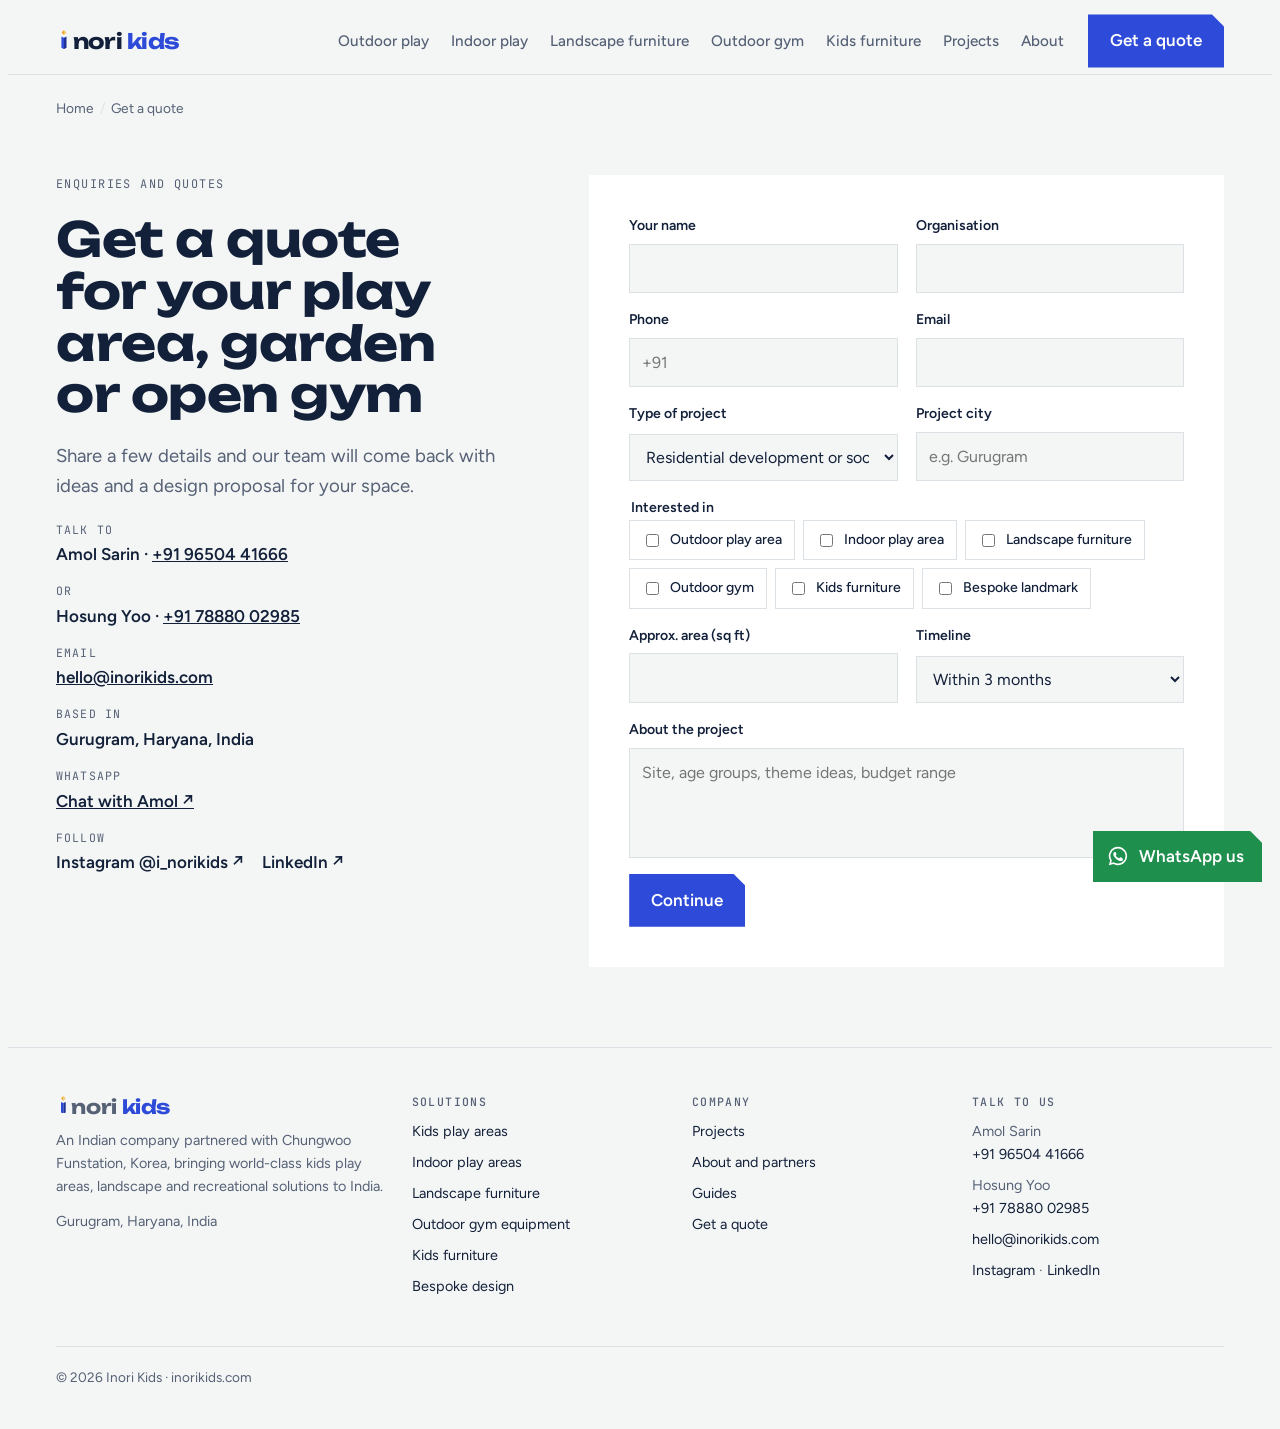
<file: contact.html>
<!doctype html>
<html lang="en-IN">
<head>
<meta charset="utf-8">
<meta name="viewport" content="width=device-width, initial-scale=1, viewport-fit=cover">
<title>Get a Quote for a Kids Play Area or Open Gym | Inori Kids</title>
<meta name="claude:viewport-fit-sides" content="cover">
<meta name="description" content="Request a quote for a kids play area, indoor play area, landscape furniture, kids furniture or outdoor gym in India. Call Amol Sarin on +91 96504 41666 or Hosung Yoo on +91 78880 02985, or email hello@inorikids.com.">
<meta name="robots" content="index, follow, max-image-preview:large, max-snippet:-1">
<link rel="canonical" href="https://inorikids.com/contact">
<link rel="alternate" hreflang="en-in" href="https://inorikids.com/contact">
<link rel="alternate" hreflang="x-default" href="https://inorikids.com/contact">
<meta property="og:type" content="website">
<meta property="og:site_name" content="Inori Kids">
<meta property="og:locale" content="en_IN">
<meta property="og:title" content="Get a Quote for a Kids Play Area or Open Gym | Inori Kids">
<meta property="og:description" content="Request a quote for a kids play area, indoor play area, landscape furniture, kids furniture or outdoor gym in India. Call Amol Sarin on +91 96504 41666 or Hosung Yoo on +91 78880 02985, or email hello@inorikids.com.">
<meta property="og:url" content="https://inorikids.com/contact">
<meta property="og:image" content="https://inorikids.com/og-image.jpg">
<meta name="twitter:card" content="summary_large_image">
<meta name="theme-color" content="#13203A">
<link rel="icon" href="/favicon.svg" type="image/svg+xml">
<link rel="apple-touch-icon" href="/apple-touch-icon.png">
<link rel="manifest" href="/site.webmanifest">
<link rel="preconnect" href="https://fonts.googleapis.com">
<link rel="preconnect" href="https://fonts.gstatic.com" crossorigin>
<link rel="stylesheet" href="https://fonts.googleapis.com/css2?family=Unbounded:wght@500;700&family=Figtree:wght@400;500;600;700&family=JetBrains+Mono:wght@500&display=swap">
<link rel="stylesheet" href="/assets/styles.css">
<script async src="https://www.googletagmanager.com/gtag/js?id=G-6NPXFN3L0E"></script>
<script>window.dataLayer=window.dataLayer||[];function gtag(){dataLayer.push(arguments);}gtag('js',new Date());gtag('config','G-6NPXFN3L0E');</script>

<script type="application/ld+json">
{
 "@context": "https://schema.org",
 "@graph": [
  {
   "@type": "Organization",
   "@id": "https://inorikids.com/#organization",
   "name": "Inori Kids",
   "alternateName": [
    "iNori Kids",
    "inorikids"
   ],
   "url": "https://inorikids.com/",
   "logo": {
    "@type": "ImageObject",
    "url": "https://inorikids.com/logo-512.png",
    "width": 512,
    "height": 512
   },
   "image": "https://inorikids.com/og-image.jpg",
   "description": "Indian company partnered with Chungwoo Funstation of South Korea (with sister companies Spacetalk and Ittang), bringing world-class kids play areas, indoor play, landscape furniture, pavilions, kids furniture and outdoor gym equipment from Korea to India. Design, import, installation and guarantee.",
   "address": {
    "@type": "PostalAddress",
    "addressLocality": "Gurugram",
    "addressRegion": "Haryana",
    "addressCountry": "IN"
   },
   "areaServed": {
    "@type": "Country",
    "name": "India"
   },
   "sameAs": [
    "https://www.instagram.com/i_norikids/",
    "https://www.linkedin.com/company/inorikids/"
   ],
   "email": "hello@inorikids.com",
   "contactPoint": [
    {
     "@type": "ContactPoint",
     "telephone": "+91-96504-41666",
     "contactType": "sales",
     "areaServed": "IN",
     "name": "Amol Sarin",
     "email": "hello@inorikids.com"
    },
    {
     "@type": "ContactPoint",
     "telephone": "+91-78880-02985",
     "contactType": "sales",
     "areaServed": "IN",
     "name": "Hosung Yoo"
    }
   ],
   "knowsAbout": [
    "kids play area design",
    "playground equipment",
    "indoor play areas",
    "soft play",
    "landscape furniture",
    "pergolas and pavilions",
    "outdoor gym equipment",
    "kids furniture",
    "custom playground design",
    "playground safety surfacing"
   ]
  },
  {
   "@type": "ContactPage",
   "name": "Contact Inori Kids",
   "url": "https://inorikids.com/contact"
  },
  {
   "@type": "BreadcrumbList",
   "itemListElement": [
    {
     "@type": "ListItem",
     "position": 1,
     "name": "Home",
     "item": "https://inorikids.com/"
    },
    {
     "@type": "ListItem",
     "position": 2,
     "name": "Get a quote",
     "item": "https://inorikids.com/contact"
    }
   ]
  },
  {
   "@type": "WebPage",
   "@id": "https://inorikids.com/contact#webpage",
   "url": "https://inorikids.com/contact",
   "name": "Get a Quote for a Kids Play Area or Open Gym | Inori Kids",
   "description": "Request a quote for a kids play area, indoor play area, landscape furniture, kids furniture or outdoor gym in India. Call Amol Sarin on +91 96504 41666 or Hosung Yoo on +91 78880 02985, or email hello@inorikids.com.",
   "isPartOf": {
    "@id": "https://inorikids.com/#website"
   },
   "about": {
    "@id": "https://inorikids.com/#organization"
   },
   "inLanguage": "en-IN",
   "primaryImageOfPage": "https://inorikids.com/og-image.jpg"
  }
 ]
}
</script>
</head>
<body>
<a class="skip" href="#main">Skip to content</a>
<header>
  <div class="wrap nav">
    <a class="logo" href="/" aria-label="Inori Kids home"><svg viewBox="0 0 100 120" aria-hidden="true"><polygon points="50,0 34,16 50,32" fill="var(--sun)"/><polygon points="50,0 66,16 50,32" fill="var(--sun-light)"/><polygon points="34,40 50,48 50,120 34,112" fill="var(--accent)"/><polygon points="50,48 66,40 66,112 50,120" fill="var(--accent-deep)"/></svg>nori <span>kids</span></a>
    <nav aria-label="Main"><a href="/outdoor-play-areas">Outdoor play</a><a href="/indoor-play-areas">Indoor play</a><a href="/landscape-furniture">Landscape furniture</a><a href="/outdoor-gym-equipment">Outdoor gym</a><a href="/kids-furniture">Kids furniture</a><a href="/projects">Projects</a><a href="/about">About</a></nav>
    <details class="menu"><summary>Menu</summary><div class="menu-panel"><a href="/outdoor-play-areas">Outdoor play</a><a href="/indoor-play-areas">Indoor play</a><a href="/landscape-furniture">Landscape furniture</a><a href="/outdoor-gym-equipment">Outdoor gym</a><a href="/kids-furniture">Kids furniture</a><a href="/projects">Projects</a><a href="/about">About</a><a href="/custom-playground-design">Bespoke design</a><a href="/guides">Guides</a><a href="/contact">Contact</a></div></details>
    <a class="btn" href="/contact">Get a quote</a>
  </div>
</header>
<nav class="crumbs wrap" aria-label="Breadcrumb"><ol><li><a href="/">Home</a></li><li aria-current="page">Get a quote</li></ol></nav>
<main id="main">
<section class="page-hero"><div class="wrap enq">
  <div class="enq-side">
    <p class="eyebrow">Enquiries and quotes</p>
    <h1 style="font-size:clamp(2rem,4vw,3rem)">Get a quote for your play area, garden or open gym</h1>
    <p class="lead">Share a few details and our team will come back with ideas and a design proposal for your space.</p>
    <dl>
      <div><dt>Talk to</dt><dd>Amol Sarin · <a href="tel:+919650441666">+91 96504 41666</a></dd></div>
      <div><dt>Or</dt><dd>Hosung Yoo · <a href="tel:+917888002985">+91 78880 02985</a></dd></div>
      <div><dt>Email</dt><dd><a href="mailto:hello@inorikids.com">hello@inorikids.com</a></dd></div>
      <div><dt>Based in</dt><dd>Gurugram, Haryana, India</dd></div>
      <div><dt>WhatsApp</dt><dd><a href="https://wa.me/919650441666" target="_blank" rel="noopener">Chat with Amol ↗</a></dd></div>
      <div><dt>Follow</dt><dd class="social"><a href="https://www.instagram.com/i_norikids/" target="_blank" rel="noopener">Instagram @i_norikids ↗</a><a href="https://www.linkedin.com/company/inorikids/" target="_blank" rel="noopener">LinkedIn ↗</a></dd></div>
    </dl>
  </div>
  <form id="enq-form" novalidate data-wa1="919650441666" data-name1="Amol" data-wa2="917888002985" data-name2="Hosung">
    <div class="f"><label for="q-name">Your name</label><input id="q-name" name="name" required autocomplete="name"></div>
    <div class="f"><label for="q-org">Organisation</label><input id="q-org" name="org" required autocomplete="organization"></div>
    <div class="f"><label for="q-phone">Phone</label><input id="q-phone" name="phone" type="tel" required autocomplete="tel" placeholder="+91"></div>
    <div class="f"><label for="q-email">Email</label><input id="q-email" name="email" type="email" required autocomplete="email"></div>
    <div class="f"><label for="q-type">Type of project</label><select id="q-type" name="type"><option>Residential development or society</option><option>School or preschool</option><option>Mall or retail</option><option>Hotel or resort</option><option>Public park or campus</option><option>Other</option></select></div>
    <div class="f"><label for="q-city">Project city</label><input id="q-city" name="city" placeholder="e.g. Gurugram"></div>
    <fieldset><legend>Interested in</legend><div class="checks">
      <label><input type="checkbox" id="q-c1" name="line" value="Outdoor play area">Outdoor play area</label>
      <label><input type="checkbox" id="q-c2" name="line" value="Indoor play area">Indoor play area</label>
      <label><input type="checkbox" id="q-c3" name="line" value="Landscape furniture">Landscape furniture</label>
      <label><input type="checkbox" id="q-c4" name="line" value="Outdoor gym">Outdoor gym</label>
      <label><input type="checkbox" id="q-c5" name="line" value="Kids furniture">Kids furniture</label>
      <label><input type="checkbox" id="q-c6" name="line" value="Bespoke landmark">Bespoke landmark</label>
    </div></fieldset>
    <div class="f"><label for="q-area">Approx. area (sq ft)</label><input id="q-area" name="area" inputmode="numeric"></div>
    <div class="f"><label for="q-when">Timeline</label><select id="q-when" name="when"><option>Within 3 months</option><option>3–6 months</option><option>6–12 months</option><option>Just exploring</option></select></div>
    <div class="f full"><label for="q-msg">About the project</label><textarea id="q-msg" name="msg" placeholder="Site, age groups, theme ideas, budget range"></textarea></div>
    <div class="form-foot"><button class="btn" type="submit">Continue</button><small id="q-err" role="status"></small></div>
  </form>
</div></section>
</main>
<footer>
  <div class="wrap">
    <div class="fgrid">
      <div style="display:grid;gap:12px;align-content:start">
        <a class="logo" href="/" aria-label="Inori Kids home" style="font-size:1.2rem"><svg viewBox="0 0 100 120" aria-hidden="true"><polygon points="50,0 34,16 50,32" fill="var(--sun)"/><polygon points="50,0 66,16 50,32" fill="var(--sun-light)"/><polygon points="34,40 50,48 50,120 34,112" fill="var(--accent)"/><polygon points="50,48 66,40 66,112 50,120" fill="var(--accent-deep)"/></svg>nori <span>kids</span></a>
        <p>An Indian company partnered with Chungwoo Funstation, Korea, bringing world-class kids play areas, landscape and recreational solutions to India.</p><p>Gurugram, Haryana, India</p>
      </div>
      <div><h2>Solutions</h2><ul>
        <li><a href="/outdoor-play-areas">Kids play areas</a></li>
        <li><a href="/indoor-play-areas">Indoor play areas</a></li>
        <li><a href="/landscape-furniture">Landscape furniture</a></li>
        <li><a href="/outdoor-gym-equipment">Outdoor gym equipment</a></li>
        <li><a href="/kids-furniture">Kids furniture</a></li>
        <li><a href="/custom-playground-design">Bespoke design</a></li>
      </ul></div>
      <div><h2>Company</h2><ul>
        <li><a href="/projects">Projects</a></li>
        <li><a href="/about">About and partners</a></li>
        <li><a href="/guides">Guides</a></li>
        <li><a href="/contact">Get a quote</a></li>
      </ul></div>
      <div><h2>Talk to us</h2><ul>
        <li>Amol Sarin<br><a href="tel:+919650441666">+91 96504 41666</a></li>
        <li>Hosung Yoo<br><a href="tel:+917888002985">+91 78880 02985</a></li>
        <li><a href="mailto:hello@inorikids.com">hello@inorikids.com</a></li>
        <li><a href="https://www.instagram.com/i_norikids/" target="_blank" rel="noopener">Instagram</a> · <a href="https://www.linkedin.com/company/inorikids/" target="_blank" rel="noopener">LinkedIn</a></li>
      </ul></div>
    </div>
    <p class="fine">© 2026 Inori Kids · inorikids.com</p>
  </div>
</footer>
<a class="wa" href="https://wa.me/919650441666?text=Hi%20Inori%20Kids,%20I%20would%20like%20to%20discuss%20a%20project." target="_blank" rel="noopener" aria-label="Chat with Inori Kids on WhatsApp"><svg viewBox="0 0 24 24" aria-hidden="true"><path fill="currentColor" d="M12 2a10 10 0 0 0-8.6 15.1L2 22l5-1.3A10 10 0 1 0 12 2Zm0 18.2a8.2 8.2 0 0 1-4.2-1.1l-.3-.2-3 .8.8-2.9-.2-.3A8.2 8.2 0 1 1 12 20.2Zm4.5-6.1c-.2-.1-1.5-.7-1.7-.8-.2-.1-.4-.1-.6.1l-.8 1c-.1.2-.3.2-.5.1a6.7 6.7 0 0 1-3.3-2.9c-.2-.4.2-.4.7-1.3.1-.2 0-.3 0-.4l-.8-1.8c-.2-.5-.4-.4-.6-.4h-.5a1 1 0 0 0-.7.3 3 3 0 0 0-.9 2.2 5.2 5.2 0 0 0 1.1 2.7 11.8 11.8 0 0 0 4.5 4c1.7.7 2.3.8 3.2.6.5-.1 1.5-.6 1.7-1.2.2-.6.2-1.1.1-1.2l-.4-.2Z"/></svg><span>WhatsApp us</span></a>
<script src="/assets/main.js" defer></script>
</body>
</html>
</file>
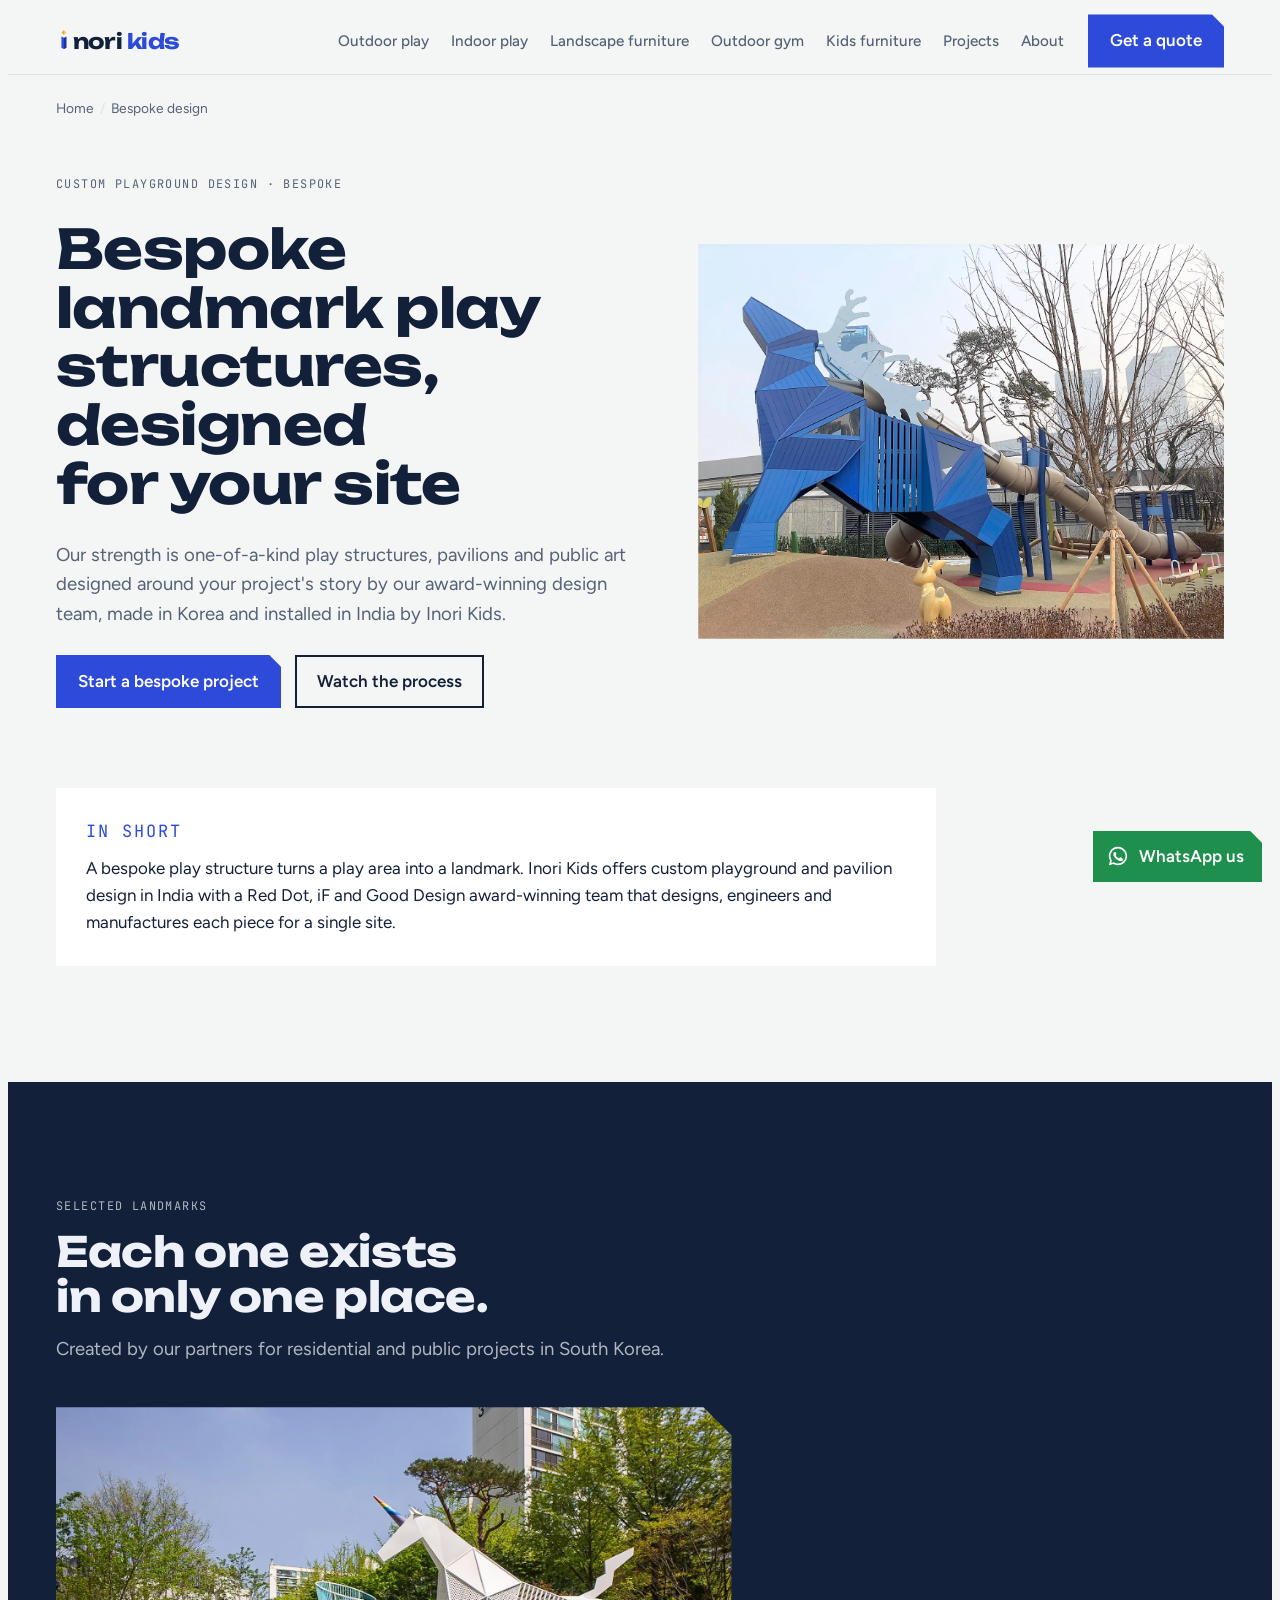
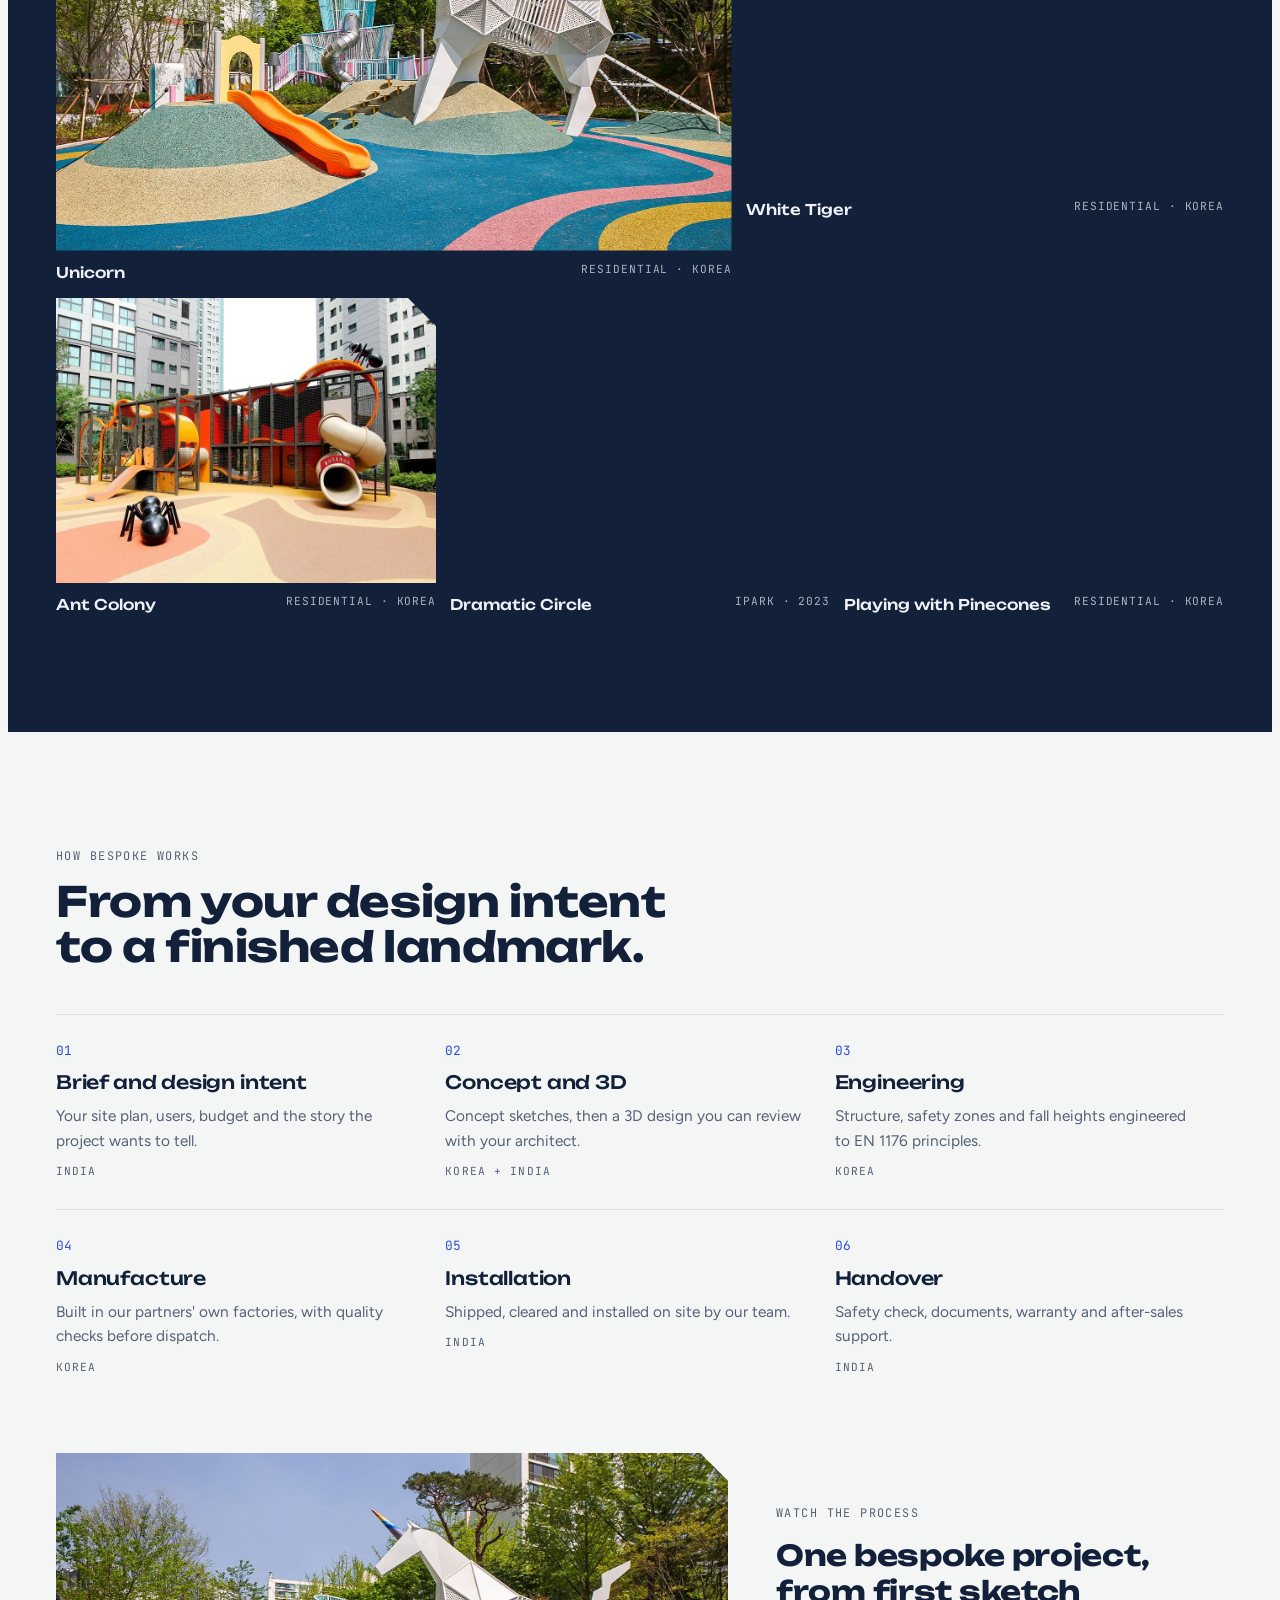
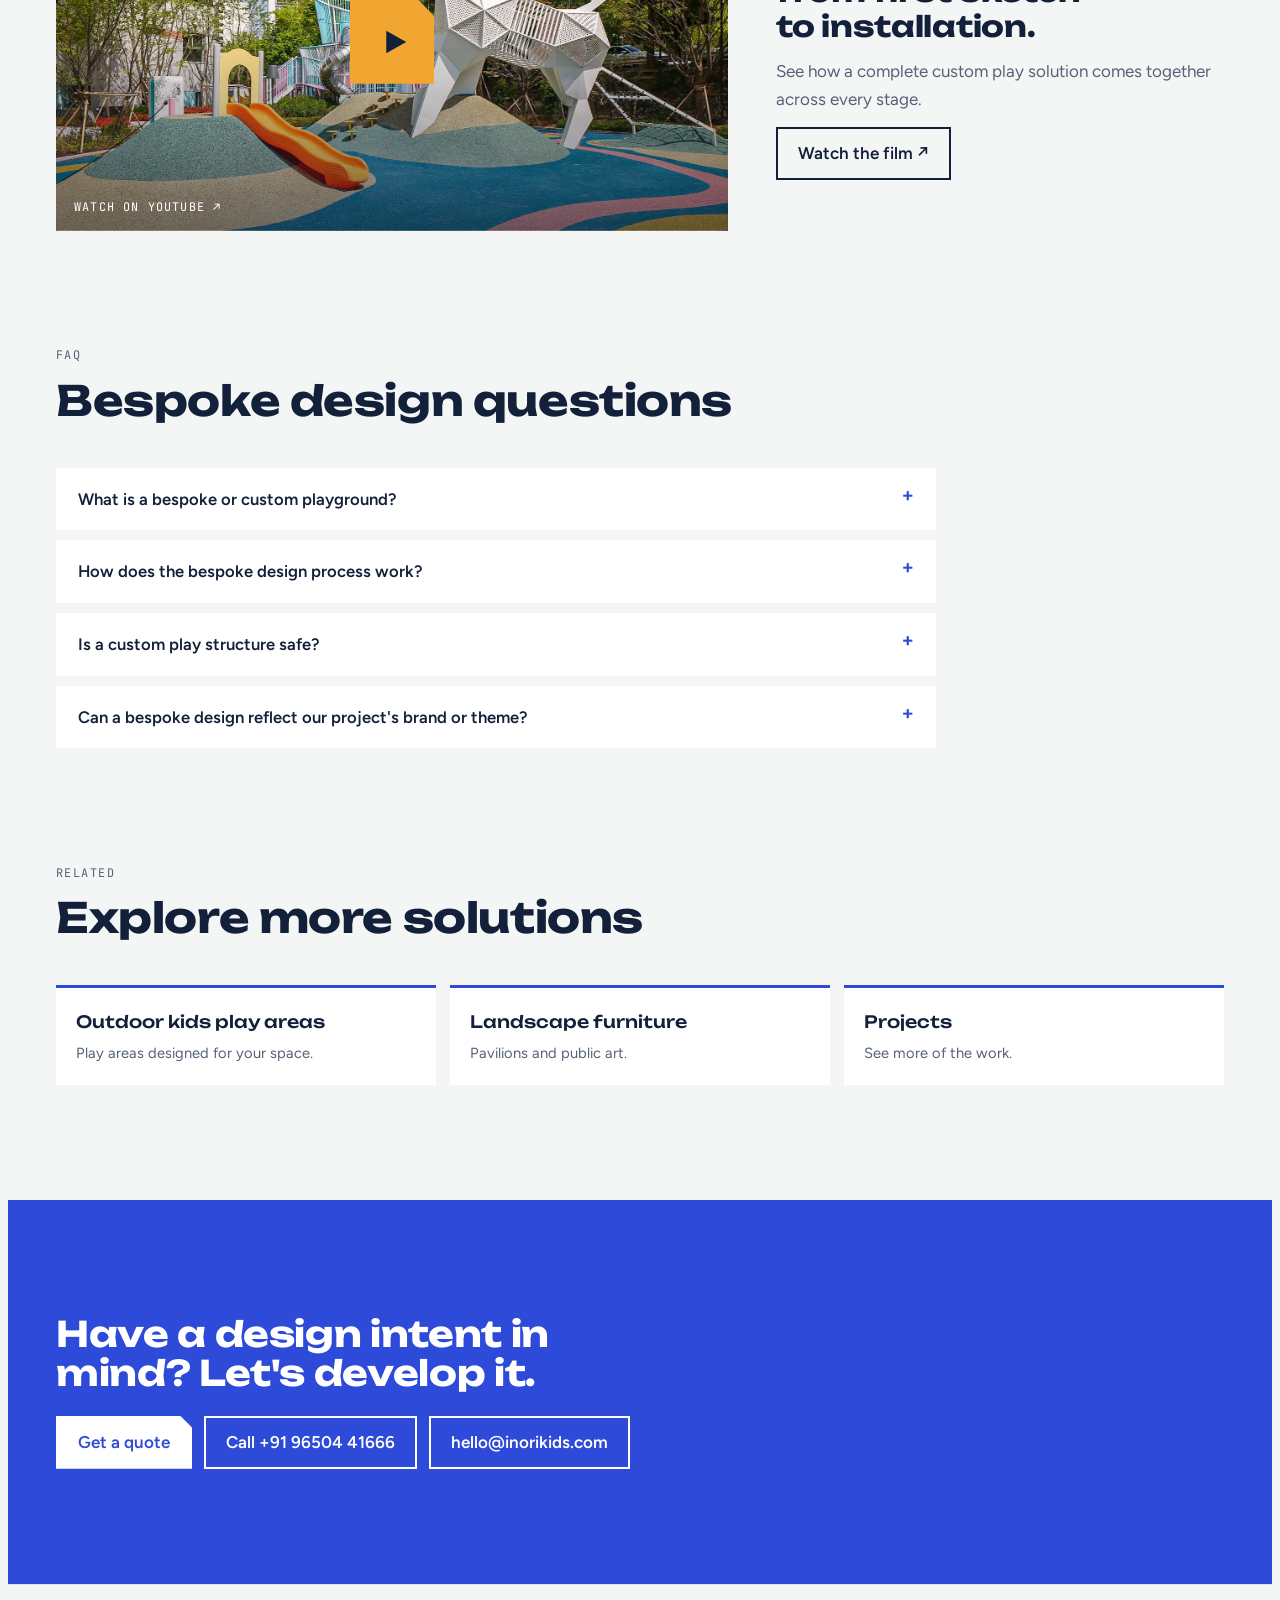
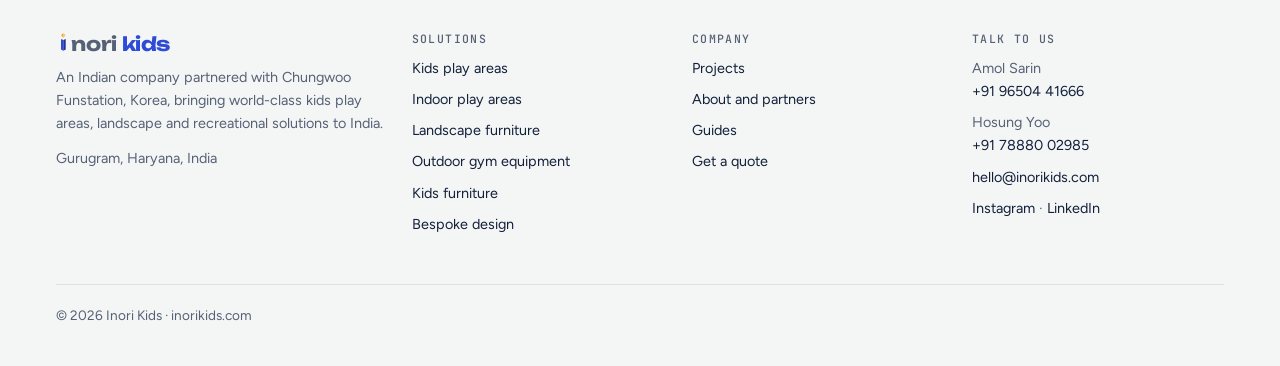
<file: custom-playground-design.html>
<!doctype html>
<html lang="en-IN">
<head>
<meta charset="utf-8">
<meta name="viewport" content="width=device-width, initial-scale=1, viewport-fit=cover">
<title>Custom Playground Design &amp; Themed Play Structures | Inori Kids</title>
<meta name="claude:viewport-fit-sides" content="cover">
<meta name="description" content="Bespoke playground and pavilion design in India: one-of-a-kind sculptural play structures designed, engineered and made in Korea, installed by Inori Kids.">
<meta name="robots" content="index, follow, max-image-preview:large, max-snippet:-1">
<link rel="canonical" href="https://inorikids.com/custom-playground-design">
<link rel="alternate" hreflang="en-in" href="https://inorikids.com/custom-playground-design">
<link rel="alternate" hreflang="x-default" href="https://inorikids.com/custom-playground-design">
<meta property="og:type" content="website">
<meta property="og:site_name" content="Inori Kids">
<meta property="og:locale" content="en_IN">
<meta property="og:title" content="Custom Playground Design &amp; Themed Play Structures | Inori Kids">
<meta property="og:description" content="Bespoke playground and pavilion design in India: one-of-a-kind sculptural play structures designed, engineered and made in Korea, installed by Inori Kids.">
<meta property="og:url" content="https://inorikids.com/custom-playground-design">
<meta property="og:image" content="https://inorikids.com/img/reindeer.webp">
<meta name="twitter:card" content="summary_large_image">
<meta name="theme-color" content="#13203A">
<link rel="icon" href="/favicon.svg" type="image/svg+xml">
<link rel="apple-touch-icon" href="/apple-touch-icon.png">
<link rel="manifest" href="/site.webmanifest">
<link rel="preconnect" href="https://fonts.googleapis.com">
<link rel="preconnect" href="https://fonts.gstatic.com" crossorigin>
<link rel="stylesheet" href="https://fonts.googleapis.com/css2?family=Unbounded:wght@500;700&family=Figtree:wght@400;500;600;700&family=JetBrains+Mono:wght@500&display=swap">
<link rel="stylesheet" href="/assets/styles.css">
<script async src="https://www.googletagmanager.com/gtag/js?id=G-6NPXFN3L0E"></script>
<script>window.dataLayer=window.dataLayer||[];function gtag(){dataLayer.push(arguments);}gtag('js',new Date());gtag('config','G-6NPXFN3L0E');</script>

<script type="application/ld+json">
{
 "@context": "https://schema.org",
 "@graph": [
  {
   "@type": "Organization",
   "@id": "https://inorikids.com/#organization",
   "name": "Inori Kids",
   "alternateName": [
    "iNori Kids",
    "inorikids"
   ],
   "url": "https://inorikids.com/",
   "logo": {
    "@type": "ImageObject",
    "url": "https://inorikids.com/logo-512.png",
    "width": 512,
    "height": 512
   },
   "image": "https://inorikids.com/og-image.jpg",
   "description": "Indian company partnered with Chungwoo Funstation of South Korea (with sister companies Spacetalk and Ittang), bringing world-class kids play areas, indoor play, landscape furniture, pavilions, kids furniture and outdoor gym equipment from Korea to India. Design, import, installation and guarantee.",
   "address": {
    "@type": "PostalAddress",
    "addressLocality": "Gurugram",
    "addressRegion": "Haryana",
    "addressCountry": "IN"
   },
   "areaServed": {
    "@type": "Country",
    "name": "India"
   },
   "sameAs": [
    "https://www.instagram.com/i_norikids/",
    "https://www.linkedin.com/company/inorikids/"
   ],
   "email": "hello@inorikids.com",
   "contactPoint": [
    {
     "@type": "ContactPoint",
     "telephone": "+91-96504-41666",
     "contactType": "sales",
     "areaServed": "IN",
     "name": "Amol Sarin",
     "email": "hello@inorikids.com"
    },
    {
     "@type": "ContactPoint",
     "telephone": "+91-78880-02985",
     "contactType": "sales",
     "areaServed": "IN",
     "name": "Hosung Yoo"
    }
   ],
   "knowsAbout": [
    "kids play area design",
    "playground equipment",
    "indoor play areas",
    "soft play",
    "landscape furniture",
    "pergolas and pavilions",
    "outdoor gym equipment",
    "kids furniture",
    "custom playground design",
    "playground safety surfacing"
   ]
  },
  {
   "@type": "Service",
   "@id": "https://inorikids.com/custom-playground-design#service",
   "name": "Bespoke landmark play structures",
   "serviceType": "Custom playground design",
   "description": "Custom design, manufacture and installation of landmark play structures and pavilions in India.",
   "provider": {
    "@id": "https://inorikids.com/#organization"
   },
   "areaServed": {
    "@type": "Country",
    "name": "India"
   },
   "url": "https://inorikids.com/custom-playground-design",
   "hasOfferCatalog": {
    "@type": "OfferCatalog",
    "name": "Bespoke landmark play structures",
    "itemListElement": [
     {
      "@type": "Offer",
      "itemOffered": {
       "@type": "Service",
       "name": "Themed play structures"
      }
     },
     {
      "@type": "Offer",
      "itemOffered": {
       "@type": "Service",
       "name": "Sculptural play landmarks"
      }
     },
     {
      "@type": "Offer",
      "itemOffered": {
       "@type": "Service",
       "name": "Custom pavilions"
      }
     },
     {
      "@type": "Offer",
      "itemOffered": {
       "@type": "Service",
       "name": "Public art"
      }
     }
    ]
   }
  },
  {
   "@type": "FAQPage",
   "mainEntity": [
    {
     "@type": "Question",
     "name": "What is a bespoke or custom playground?",
     "acceptedAnswer": {
      "@type": "Answer",
      "text": "A bespoke playground is play equipment designed from scratch for one site. It is usually built around a theme, such as an animal, a local story or a brand, and becomes a landmark for the project."
     }
    },
    {
     "@type": "Question",
     "name": "How does the bespoke design process work?",
     "acceptedAnswer": {
      "@type": "Answer",
      "text": "We start with your site plan, users and design intent. The partners' designers develop a concept and 3D design, engineer it for safety, manufacture it in their own factory in Korea, and we install it on site in India."
     }
    },
    {
     "@type": "Question",
     "name": "Is a custom play structure safe?",
     "acceptedAnswer": {
      "@type": "Answer",
      "text": "Yes. Bespoke pieces are engineered to EN 1176 safety principles, with safety zones, fall heights and surfacing planned in the design."
     }
    },
    {
     "@type": "Question",
     "name": "Can a bespoke design reflect our project's brand or theme?",
     "acceptedAnswer": {
      "@type": "Answer",
      "text": "Yes. That is the point of bespoke work. We are currently developing custom concepts for residential developers in India, each built around the developer's design intent."
     }
    }
   ]
  },
  {
   "@type": "BreadcrumbList",
   "itemListElement": [
    {
     "@type": "ListItem",
     "position": 1,
     "name": "Home",
     "item": "https://inorikids.com/"
    },
    {
     "@type": "ListItem",
     "position": 2,
     "name": "Bespoke design",
     "item": "https://inorikids.com/custom-playground-design"
    }
   ]
  },
  {
   "@type": "WebPage",
   "@id": "https://inorikids.com/custom-playground-design#webpage",
   "url": "https://inorikids.com/custom-playground-design",
   "name": "Custom Playground Design & Themed Play Structures | Inori Kids",
   "description": "Bespoke playground and pavilion design in India: one-of-a-kind sculptural play structures designed, engineered and made in Korea, installed by Inori Kids.",
   "isPartOf": {
    "@id": "https://inorikids.com/#website"
   },
   "about": {
    "@id": "https://inorikids.com/#organization"
   },
   "inLanguage": "en-IN",
   "primaryImageOfPage": "https://inorikids.com/img/reindeer.webp"
  }
 ]
}
</script>
</head>
<body>
<a class="skip" href="#main">Skip to content</a>
<header>
  <div class="wrap nav">
    <a class="logo" href="/" aria-label="Inori Kids home"><svg viewBox="0 0 100 120" aria-hidden="true"><polygon points="50,0 34,16 50,32" fill="var(--sun)"/><polygon points="50,0 66,16 50,32" fill="var(--sun-light)"/><polygon points="34,40 50,48 50,120 34,112" fill="var(--accent)"/><polygon points="50,48 66,40 66,112 50,120" fill="var(--accent-deep)"/></svg>nori <span>kids</span></a>
    <nav aria-label="Main"><a href="/outdoor-play-areas">Outdoor play</a><a href="/indoor-play-areas">Indoor play</a><a href="/landscape-furniture">Landscape furniture</a><a href="/outdoor-gym-equipment">Outdoor gym</a><a href="/kids-furniture">Kids furniture</a><a href="/projects">Projects</a><a href="/about">About</a></nav>
    <details class="menu"><summary>Menu</summary><div class="menu-panel"><a href="/outdoor-play-areas">Outdoor play</a><a href="/indoor-play-areas">Indoor play</a><a href="/landscape-furniture">Landscape furniture</a><a href="/outdoor-gym-equipment">Outdoor gym</a><a href="/kids-furniture">Kids furniture</a><a href="/projects">Projects</a><a href="/about">About</a><a href="/custom-playground-design">Bespoke design</a><a href="/guides">Guides</a><a href="/contact">Contact</a></div></details>
    <a class="btn" href="/contact">Get a quote</a>
  </div>
</header>
<nav class="crumbs wrap" aria-label="Breadcrumb"><ol><li><a href="/">Home</a></li><li aria-current="page">Bespoke design</li></ol></nav>
<main id="main">
<section class="page-hero"><div class="wrap"><div class="hero-grid">
  <div class="hero-copy"><p class="eyebrow">Custom playground design · Bespoke</p><h1>Bespoke landmark play structures, designed for your site</h1><p class="lead">Our strength is one-of-a-kind play structures, pavilions and public art designed around your project's story by our award-winning design team, made in Korea and installed in India by Inori Kids.</p><div class="hero-actions"><a class="btn " href="/contact">Start a bespoke project</a><a class="btn ghost" href="#film">Watch the process</a></div></div>
  <figure class="hero-img facet"><img src="/img/reindeer.webp" alt="Blue faceted reindeer play tower with a tube slide in a residential garden" width="1440" height="1080" fetchpriority="high"></figure>
</div></div></section><section class="" style="padding-top:0"><div class="wrap"><div class="answer"><p class="eyebrow">In short</p><p>A bespoke play structure turns a play area into a landmark. Inori Kids offers custom playground and pavilion design in India with a Red Dot, iF and Good Design award-winning team that designs, engineers and manufactures each piece for a single site.</p></div></div></section><section class="band"><div class="wrap">
  <div class="sec-head"><p class="eyebrow">Selected landmarks</p><h2>Each one exists in only one place.</h2><p class=lead>Created by our partners for residential and public projects in South Korea.</p></div>
  <div class="landmarks">
    <figure><div class="ph facet"><img src="/img/unicorn.webp" alt="Faceted white unicorn play structure" width="1600" height="1067" loading="lazy" decoding="async"></div><figcaption><b>Unicorn</b><span>Residential · Korea</span></figcaption></figure>
    <figure><div class="ph facet"><img src="/img/tiger.webp" alt="Faceted white tiger play structure" width="1600" height="1066" loading="lazy" decoding="async"></div><figcaption><b>White Tiger</b><span>Residential · Korea</span></figcaption></figure>
    <figure><div class="ph facet"><img src="/img/ant-tower.webp" alt="Net play frame with giant ant sculptures" width="1000" height="666" loading="lazy" decoding="async"></div><figcaption><b>Ant Colony</b><span>Residential · Korea</span></figcaption></figure>
    <figure><div class="ph facet"><img src="/img/dramatic-circle-2.webp" alt="Curved lounge pavilion at night" width="1600" height="1132" loading="lazy" decoding="async"></div><figcaption><b>Dramatic Circle</b><span>IPARK · 2023</span></figcaption></figure>
    <figure><div class="ph facet"><img src="/img/pinecones.webp" alt="Pinecone tower play ring at night" width="1600" height="1066" loading="lazy" decoding="async"></div><figcaption><b>Playing with Pinecones</b><span>Residential · Korea</span></figcaption></figure>
  </div>
</div></section><section class=""><div class="wrap"><div class="sec-head"><p class="eyebrow">How bespoke works</p><h2>From your design intent to a finished landmark.</h2></div>
<div class="steps">
<div class="step"><h3>Brief and design intent</h3><p>Your site plan, users, budget and the story the project wants to tell.</p><span class="where">India</span></div>
<div class="step"><h3>Concept and 3D</h3><p>Concept sketches, then a 3D design you can review with your architect.</p><span class="where">Korea + India</span></div>
<div class="step"><h3>Engineering</h3><p>Structure, safety zones and fall heights engineered to EN 1176 principles.</p><span class="where">Korea</span></div>
<div class="step"><h3>Manufacture</h3><p>Built in our partners' own factories, with quality checks before dispatch.</p><span class="where">Korea</span></div>
<div class="step"><h3>Installation</h3><p>Shipped, cleared and installed on site by our team.</p><span class="where">India</span></div>
<div class="step"><h3>Handover</h3><p>Safety check, documents, warranty and after-sales support.</p><span class="where">India</span></div>
</div>
<div class="film" id="film">
<a class="poster facet" href="https://youtu.be/huSECLJfJdI" target="_blank" rel="noopener" aria-label="Watch the design-to-installation film on YouTube (opens in a new tab)"><img src="/img/unicorn.webp" alt="" width="1600" height="1067" loading="lazy" decoding="async"><span class="play" aria-hidden="true"><svg viewBox="0 0 24 24"><polygon points="5,3 21,12 5,21" fill="#13203A"/></svg></span><span class="poster-cap">Watch on YouTube ↗</span></a>
<div class="film-copy"><p class="eyebrow">Watch the process</p><h3 style="font-size:clamp(1.3rem,2.4vw,1.8rem);font-weight:700">One bespoke project, from first sketch to installation.</h3><p>See how a complete custom play solution comes together across every stage.</p><a class="btn ghost" href="https://youtu.be/huSECLJfJdI" target="_blank" rel="noopener" style="justify-self:start">Watch the film ↗</a></div>
</div></div></section><section class="" style="padding-top:0"><div class="wrap"><div class="sec-head"><p class="eyebrow">FAQ</p><h2>Bespoke design questions</h2></div><div class="faq"><details><summary>What is a bespoke or custom playground?</summary><p>A bespoke playground is play equipment designed from scratch for one site. It is usually built around a theme, such as an animal, a local story or a brand, and becomes a landmark for the project.</p></details><details><summary>How does the bespoke design process work?</summary><p>We start with your site plan, users and design intent. The partners' designers develop a concept and 3D design, engineer it for safety, manufacture it in their own factory in Korea, and we install it on site in India.</p></details><details><summary>Is a custom play structure safe?</summary><p>Yes. Bespoke pieces are engineered to EN 1176 safety principles, with safety zones, fall heights and surfacing planned in the design.</p></details><details><summary>Can a bespoke design reflect our project&#x27;s brand or theme?</summary><p>Yes. That is the point of bespoke work. We are currently developing custom concepts for residential developers in India, each built around the developer's design intent.</p></details></div></div></section><section class="" style="padding-top:0"><div class="wrap"><div class="sec-head"><p class="eyebrow">Related</p><h2>Explore more solutions</h2></div><div class="related"><a href="/outdoor-play-areas"><b>Outdoor kids play areas</b><span>Play areas designed for your space.</span></a><a href="/landscape-furniture"><b>Landscape furniture</b><span>Pavilions and public art.</span></a><a href="/projects"><b>Projects</b><span>See more of the work.</span></a></div></div></section><section class="cta-band"><div class="wrap"><h2>Have a design intent in mind? Let's develop it.</h2><div class="acts">
<a class="btn" href="/contact">Get a quote</a><a class="btn ghost" href="tel:+919650441666">Call +91 96504 41666</a><a class="btn ghost" href="mailto:hello@inorikids.com">hello@inorikids.com</a></div></div></section>
</main>
<footer>
  <div class="wrap">
    <div class="fgrid">
      <div style="display:grid;gap:12px;align-content:start">
        <a class="logo" href="/" aria-label="Inori Kids home" style="font-size:1.2rem"><svg viewBox="0 0 100 120" aria-hidden="true"><polygon points="50,0 34,16 50,32" fill="var(--sun)"/><polygon points="50,0 66,16 50,32" fill="var(--sun-light)"/><polygon points="34,40 50,48 50,120 34,112" fill="var(--accent)"/><polygon points="50,48 66,40 66,112 50,120" fill="var(--accent-deep)"/></svg>nori <span>kids</span></a>
        <p>An Indian company partnered with Chungwoo Funstation, Korea, bringing world-class kids play areas, landscape and recreational solutions to India.</p><p>Gurugram, Haryana, India</p>
      </div>
      <div><h2>Solutions</h2><ul>
        <li><a href="/outdoor-play-areas">Kids play areas</a></li>
        <li><a href="/indoor-play-areas">Indoor play areas</a></li>
        <li><a href="/landscape-furniture">Landscape furniture</a></li>
        <li><a href="/outdoor-gym-equipment">Outdoor gym equipment</a></li>
        <li><a href="/kids-furniture">Kids furniture</a></li>
        <li><a href="/custom-playground-design">Bespoke design</a></li>
      </ul></div>
      <div><h2>Company</h2><ul>
        <li><a href="/projects">Projects</a></li>
        <li><a href="/about">About and partners</a></li>
        <li><a href="/guides">Guides</a></li>
        <li><a href="/contact">Get a quote</a></li>
      </ul></div>
      <div><h2>Talk to us</h2><ul>
        <li>Amol Sarin<br><a href="tel:+919650441666">+91 96504 41666</a></li>
        <li>Hosung Yoo<br><a href="tel:+917888002985">+91 78880 02985</a></li>
        <li><a href="mailto:hello@inorikids.com">hello@inorikids.com</a></li>
        <li><a href="https://www.instagram.com/i_norikids/" target="_blank" rel="noopener">Instagram</a> · <a href="https://www.linkedin.com/company/inorikids/" target="_blank" rel="noopener">LinkedIn</a></li>
      </ul></div>
    </div>
    <p class="fine">© 2026 Inori Kids · inorikids.com</p>
  </div>
</footer>
<a class="wa" href="https://wa.me/919650441666?text=Hi%20Inori%20Kids,%20I%20would%20like%20to%20discuss%20a%20project." target="_blank" rel="noopener" aria-label="Chat with Inori Kids on WhatsApp"><svg viewBox="0 0 24 24" aria-hidden="true"><path fill="currentColor" d="M12 2a10 10 0 0 0-8.6 15.1L2 22l5-1.3A10 10 0 1 0 12 2Zm0 18.2a8.2 8.2 0 0 1-4.2-1.1l-.3-.2-3 .8.8-2.9-.2-.3A8.2 8.2 0 1 1 12 20.2Zm4.5-6.1c-.2-.1-1.5-.7-1.7-.8-.2-.1-.4-.1-.6.1l-.8 1c-.1.2-.3.2-.5.1a6.7 6.7 0 0 1-3.3-2.9c-.2-.4.2-.4.7-1.3.1-.2 0-.3 0-.4l-.8-1.8c-.2-.5-.4-.4-.6-.4h-.5a1 1 0 0 0-.7.3 3 3 0 0 0-.9 2.2 5.2 5.2 0 0 0 1.1 2.7 11.8 11.8 0 0 0 4.5 4c1.7.7 2.3.8 3.2.6.5-.1 1.5-.6 1.7-1.2.2-.6.2-1.1.1-1.2l-.4-.2Z"/></svg><span>WhatsApp us</span></a>
<script src="/assets/main.js" defer></script>
</body>
</html>
</file>
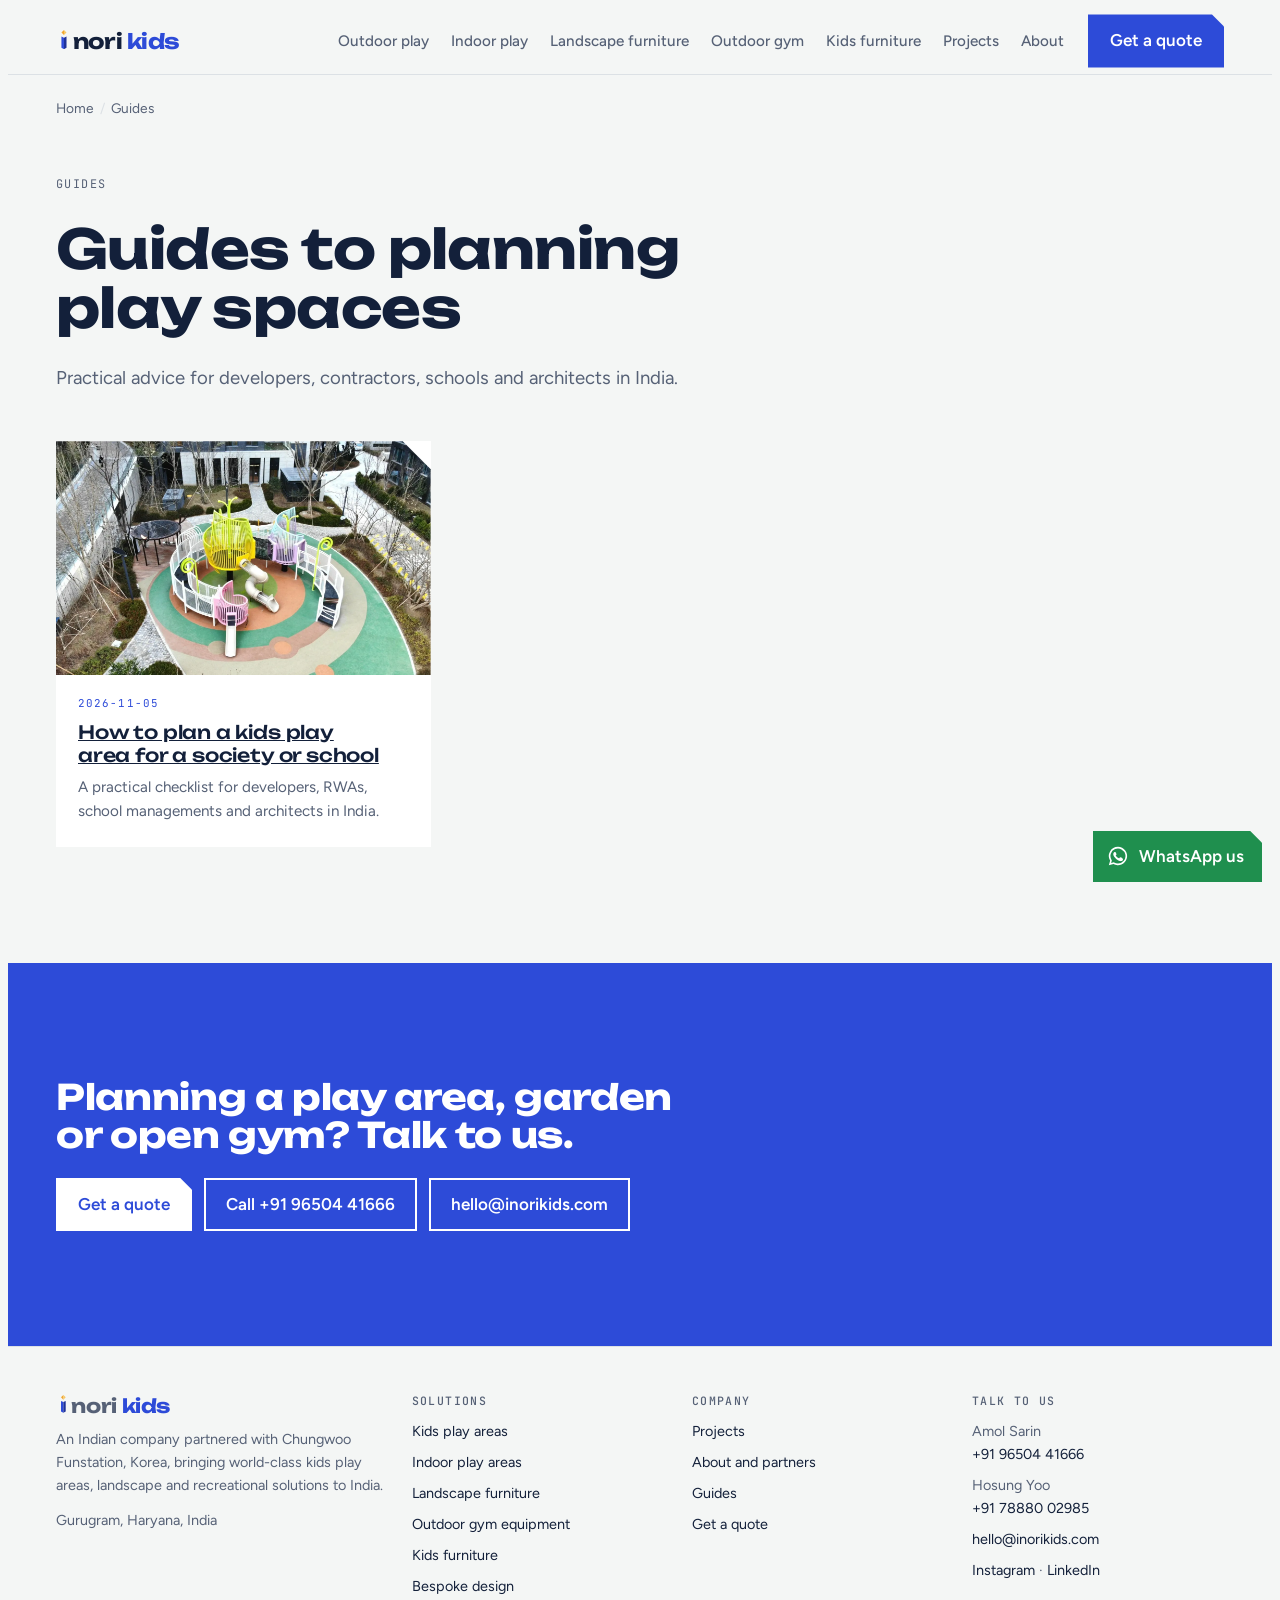
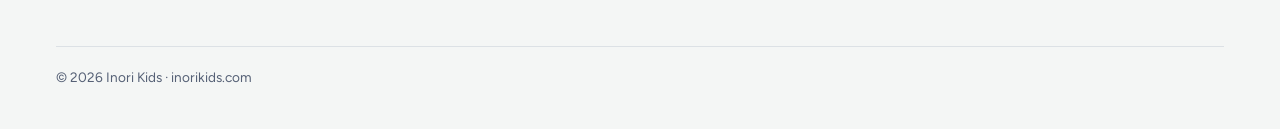
<file: guides.html>
<!doctype html>
<html lang="en-IN">
<head>
<meta charset="utf-8">
<meta name="viewport" content="width=device-width, initial-scale=1, viewport-fit=cover">
<title>Kids Play Area Guides for Developers &amp; Schools | Inori Kids</title>
<meta name="claude:viewport-fit-sides" content="cover">
<meta name="description" content="Practical guides on planning kids play areas, indoor play, landscape furniture and outdoor gyms in India, for developers, contractors, schools and architects.">
<meta name="robots" content="index, follow, max-image-preview:large, max-snippet:-1">
<link rel="canonical" href="https://inorikids.com/guides">
<link rel="alternate" hreflang="en-in" href="https://inorikids.com/guides">
<link rel="alternate" hreflang="x-default" href="https://inorikids.com/guides">
<meta property="og:type" content="website">
<meta property="og:site_name" content="Inori Kids">
<meta property="og:locale" content="en_IN">
<meta property="og:title" content="Kids Play Area Guides for Developers &amp; Schools | Inori Kids">
<meta property="og:description" content="Practical guides on planning kids play areas, indoor play, landscape furniture and outdoor gyms in India, for developers, contractors, schools and architects.">
<meta property="og:url" content="https://inorikids.com/guides">
<meta property="og:image" content="https://inorikids.com/og-image.jpg">
<meta name="twitter:card" content="summary_large_image">
<meta name="theme-color" content="#13203A">
<link rel="icon" href="/favicon.svg" type="image/svg+xml">
<link rel="apple-touch-icon" href="/apple-touch-icon.png">
<link rel="manifest" href="/site.webmanifest">
<link rel="preconnect" href="https://fonts.googleapis.com">
<link rel="preconnect" href="https://fonts.gstatic.com" crossorigin>
<link rel="stylesheet" href="https://fonts.googleapis.com/css2?family=Unbounded:wght@500;700&family=Figtree:wght@400;500;600;700&family=JetBrains+Mono:wght@500&display=swap">
<link rel="stylesheet" href="/assets/styles.css">
<script async src="https://www.googletagmanager.com/gtag/js?id=G-6NPXFN3L0E"></script>
<script>window.dataLayer=window.dataLayer||[];function gtag(){dataLayer.push(arguments);}gtag('js',new Date());gtag('config','G-6NPXFN3L0E');</script>

<script type="application/ld+json">
{
 "@context": "https://schema.org",
 "@graph": [
  {
   "@type": "Organization",
   "@id": "https://inorikids.com/#organization",
   "name": "Inori Kids",
   "alternateName": [
    "iNori Kids",
    "inorikids"
   ],
   "url": "https://inorikids.com/",
   "logo": {
    "@type": "ImageObject",
    "url": "https://inorikids.com/logo-512.png",
    "width": 512,
    "height": 512
   },
   "image": "https://inorikids.com/og-image.jpg",
   "description": "Indian company partnered with Chungwoo Funstation of South Korea (with sister companies Spacetalk and Ittang), bringing world-class kids play areas, indoor play, landscape furniture, pavilions, kids furniture and outdoor gym equipment from Korea to India. Design, import, installation and guarantee.",
   "address": {
    "@type": "PostalAddress",
    "addressLocality": "Gurugram",
    "addressRegion": "Haryana",
    "addressCountry": "IN"
   },
   "areaServed": {
    "@type": "Country",
    "name": "India"
   },
   "sameAs": [
    "https://www.instagram.com/i_norikids/",
    "https://www.linkedin.com/company/inorikids/"
   ],
   "email": "hello@inorikids.com",
   "contactPoint": [
    {
     "@type": "ContactPoint",
     "telephone": "+91-96504-41666",
     "contactType": "sales",
     "areaServed": "IN",
     "name": "Amol Sarin",
     "email": "hello@inorikids.com"
    },
    {
     "@type": "ContactPoint",
     "telephone": "+91-78880-02985",
     "contactType": "sales",
     "areaServed": "IN",
     "name": "Hosung Yoo"
    }
   ],
   "knowsAbout": [
    "kids play area design",
    "playground equipment",
    "indoor play areas",
    "soft play",
    "landscape furniture",
    "pergolas and pavilions",
    "outdoor gym equipment",
    "kids furniture",
    "custom playground design",
    "playground safety surfacing"
   ]
  },
  {
   "@type": "CollectionPage",
   "name": "Inori Kids guides",
   "url": "https://inorikids.com/guides"
  },
  {
   "@type": "BreadcrumbList",
   "itemListElement": [
    {
     "@type": "ListItem",
     "position": 1,
     "name": "Home",
     "item": "https://inorikids.com/"
    },
    {
     "@type": "ListItem",
     "position": 2,
     "name": "Guides",
     "item": "https://inorikids.com/guides"
    }
   ]
  },
  {
   "@type": "WebPage",
   "@id": "https://inorikids.com/guides#webpage",
   "url": "https://inorikids.com/guides",
   "name": "Kids Play Area Guides for Developers & Schools | Inori Kids",
   "description": "Practical guides on planning kids play areas, indoor play, landscape furniture and outdoor gyms in India, for developers, contractors, schools and architects.",
   "isPartOf": {
    "@id": "https://inorikids.com/#website"
   },
   "about": {
    "@id": "https://inorikids.com/#organization"
   },
   "inLanguage": "en-IN",
   "primaryImageOfPage": "https://inorikids.com/og-image.jpg"
  }
 ]
}
</script>
</head>
<body>
<a class="skip" href="#main">Skip to content</a>
<header>
  <div class="wrap nav">
    <a class="logo" href="/" aria-label="Inori Kids home"><svg viewBox="0 0 100 120" aria-hidden="true"><polygon points="50,0 34,16 50,32" fill="var(--sun)"/><polygon points="50,0 66,16 50,32" fill="var(--sun-light)"/><polygon points="34,40 50,48 50,120 34,112" fill="var(--accent)"/><polygon points="50,48 66,40 66,112 50,120" fill="var(--accent-deep)"/></svg>nori <span>kids</span></a>
    <nav aria-label="Main"><a href="/outdoor-play-areas">Outdoor play</a><a href="/indoor-play-areas">Indoor play</a><a href="/landscape-furniture">Landscape furniture</a><a href="/outdoor-gym-equipment">Outdoor gym</a><a href="/kids-furniture">Kids furniture</a><a href="/projects">Projects</a><a href="/about">About</a></nav>
    <details class="menu"><summary>Menu</summary><div class="menu-panel"><a href="/outdoor-play-areas">Outdoor play</a><a href="/indoor-play-areas">Indoor play</a><a href="/landscape-furniture">Landscape furniture</a><a href="/outdoor-gym-equipment">Outdoor gym</a><a href="/kids-furniture">Kids furniture</a><a href="/projects">Projects</a><a href="/about">About</a><a href="/custom-playground-design">Bespoke design</a><a href="/guides">Guides</a><a href="/contact">Contact</a></div></details>
    <a class="btn" href="/contact">Get a quote</a>
  </div>
</header>
<nav class="crumbs wrap" aria-label="Breadcrumb"><ol><li><a href="/">Home</a></li><li aria-current="page">Guides</li></ol></nav>
<main id="main">
<section class="page-hero" style="padding-bottom:24px"><div class="wrap"><div class="hero-copy" style="max-width:820px">
<p class="eyebrow">Guides</p><h1>Guides to planning play spaces</h1><p class="lead">Practical advice for developers, contractors, schools and architects in India.</p></div></div></section>
<section style="padding-top:24px"><div class="wrap"><div class="range"><article><div class="ph facet"><img src="/img/blossom-aerial.webp" alt="How to plan a kids play area for a society or school" width="1600" height="899" loading="lazy" decoding="async"></div><div class="txt"><p class="tag">2026-11-05</p><h3><a href="/kids-play-area-planning-guide">How to plan a kids play area for a society or school</a></h3><p>A practical checklist for developers, RWAs, school managements and architects in India.</p></div></article></div></div></section><section class="cta-band"><div class="wrap"><h2>Planning a play area, garden or open gym? Talk to us.</h2><div class="acts">
<a class="btn" href="/contact">Get a quote</a><a class="btn ghost" href="tel:+919650441666">Call +91 96504 41666</a><a class="btn ghost" href="mailto:hello@inorikids.com">hello@inorikids.com</a></div></div></section>
</main>
<footer>
  <div class="wrap">
    <div class="fgrid">
      <div style="display:grid;gap:12px;align-content:start">
        <a class="logo" href="/" aria-label="Inori Kids home" style="font-size:1.2rem"><svg viewBox="0 0 100 120" aria-hidden="true"><polygon points="50,0 34,16 50,32" fill="var(--sun)"/><polygon points="50,0 66,16 50,32" fill="var(--sun-light)"/><polygon points="34,40 50,48 50,120 34,112" fill="var(--accent)"/><polygon points="50,48 66,40 66,112 50,120" fill="var(--accent-deep)"/></svg>nori <span>kids</span></a>
        <p>An Indian company partnered with Chungwoo Funstation, Korea, bringing world-class kids play areas, landscape and recreational solutions to India.</p><p>Gurugram, Haryana, India</p>
      </div>
      <div><h2>Solutions</h2><ul>
        <li><a href="/outdoor-play-areas">Kids play areas</a></li>
        <li><a href="/indoor-play-areas">Indoor play areas</a></li>
        <li><a href="/landscape-furniture">Landscape furniture</a></li>
        <li><a href="/outdoor-gym-equipment">Outdoor gym equipment</a></li>
        <li><a href="/kids-furniture">Kids furniture</a></li>
        <li><a href="/custom-playground-design">Bespoke design</a></li>
      </ul></div>
      <div><h2>Company</h2><ul>
        <li><a href="/projects">Projects</a></li>
        <li><a href="/about">About and partners</a></li>
        <li><a href="/guides">Guides</a></li>
        <li><a href="/contact">Get a quote</a></li>
      </ul></div>
      <div><h2>Talk to us</h2><ul>
        <li>Amol Sarin<br><a href="tel:+919650441666">+91 96504 41666</a></li>
        <li>Hosung Yoo<br><a href="tel:+917888002985">+91 78880 02985</a></li>
        <li><a href="mailto:hello@inorikids.com">hello@inorikids.com</a></li>
        <li><a href="https://www.instagram.com/i_norikids/" target="_blank" rel="noopener">Instagram</a> · <a href="https://www.linkedin.com/company/inorikids/" target="_blank" rel="noopener">LinkedIn</a></li>
      </ul></div>
    </div>
    <p class="fine">© 2026 Inori Kids · inorikids.com</p>
  </div>
</footer>
<a class="wa" href="https://wa.me/919650441666?text=Hi%20Inori%20Kids,%20I%20would%20like%20to%20discuss%20a%20project." target="_blank" rel="noopener" aria-label="Chat with Inori Kids on WhatsApp"><svg viewBox="0 0 24 24" aria-hidden="true"><path fill="currentColor" d="M12 2a10 10 0 0 0-8.6 15.1L2 22l5-1.3A10 10 0 1 0 12 2Zm0 18.2a8.2 8.2 0 0 1-4.2-1.1l-.3-.2-3 .8.8-2.9-.2-.3A8.2 8.2 0 1 1 12 20.2Zm4.5-6.1c-.2-.1-1.5-.7-1.7-.8-.2-.1-.4-.1-.6.1l-.8 1c-.1.2-.3.2-.5.1a6.7 6.7 0 0 1-3.3-2.9c-.2-.4.2-.4.7-1.3.1-.2 0-.3 0-.4l-.8-1.8c-.2-.5-.4-.4-.6-.4h-.5a1 1 0 0 0-.7.3 3 3 0 0 0-.9 2.2 5.2 5.2 0 0 0 1.1 2.7 11.8 11.8 0 0 0 4.5 4c1.7.7 2.3.8 3.2.6.5-.1 1.5-.6 1.7-1.2.2-.6.2-1.1.1-1.2l-.4-.2Z"/></svg><span>WhatsApp us</span></a>
<script src="/assets/main.js" defer></script>
</body>
</html>
</file>
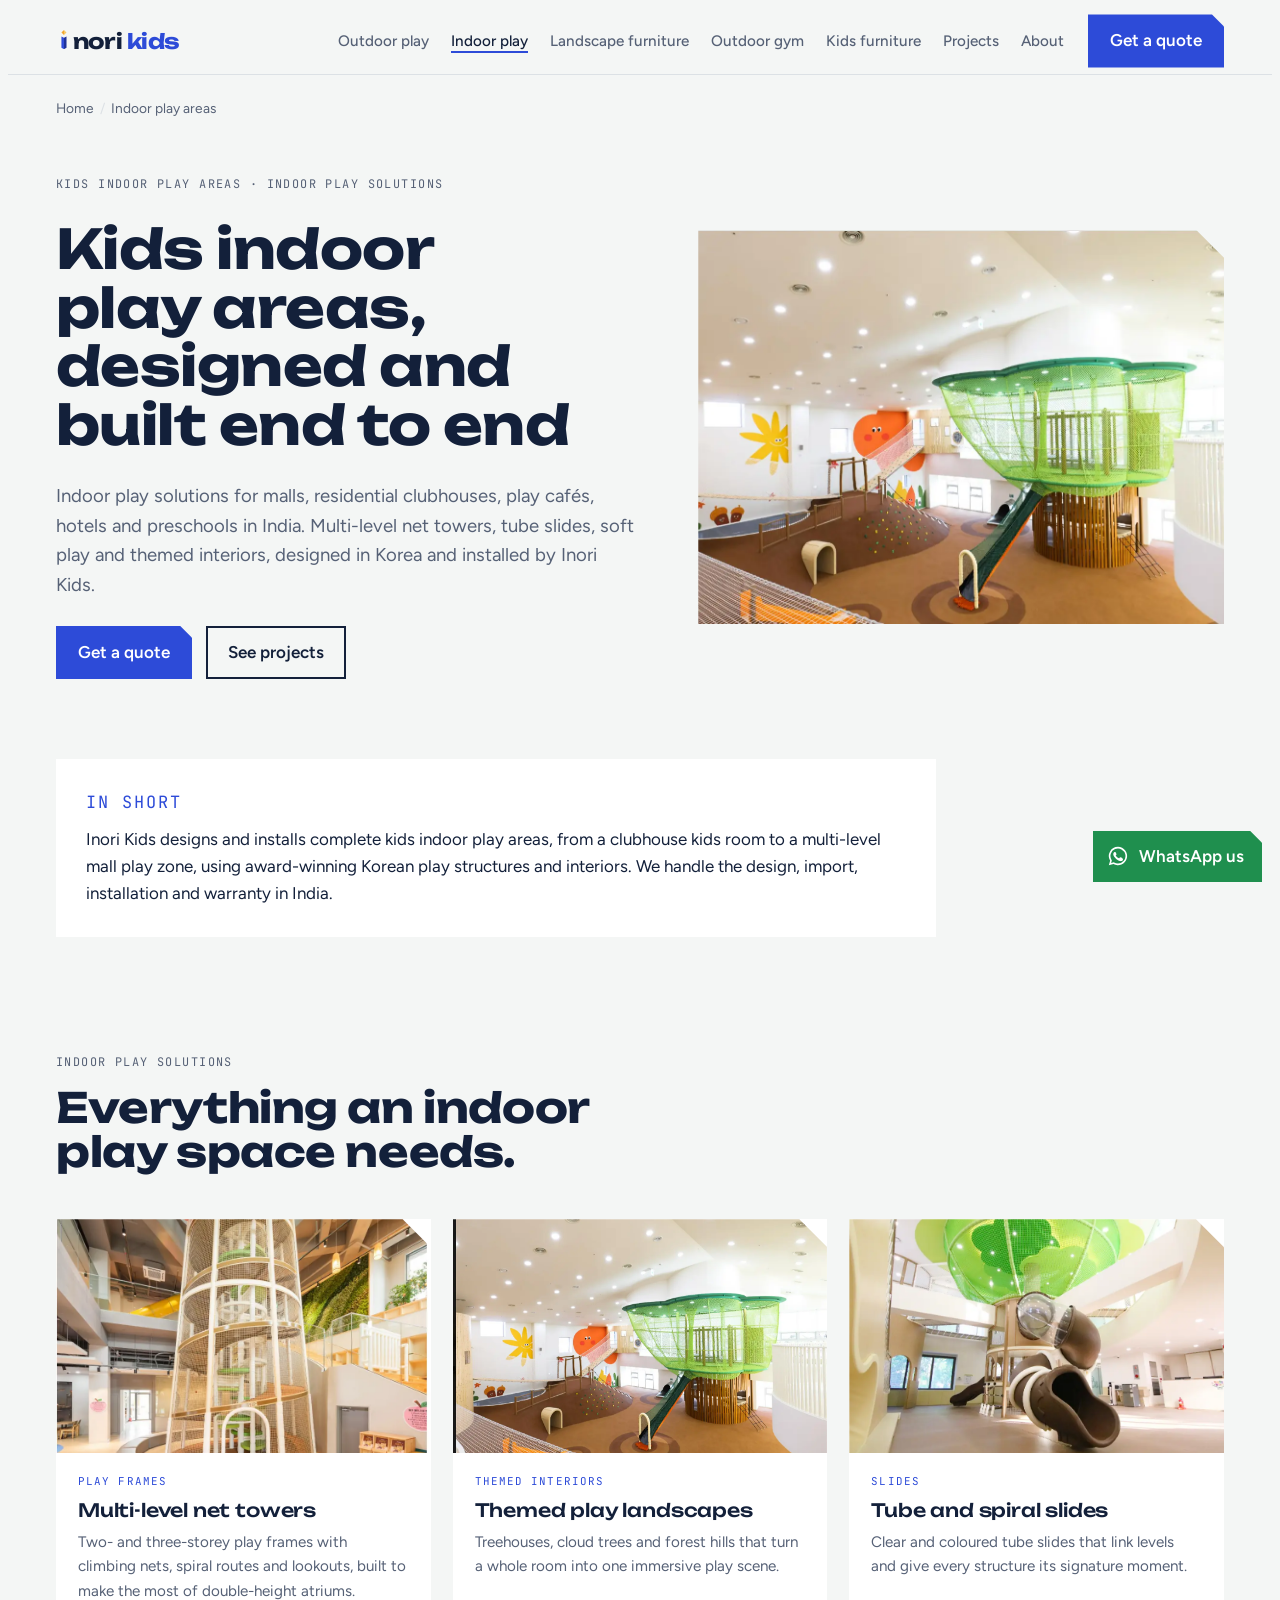
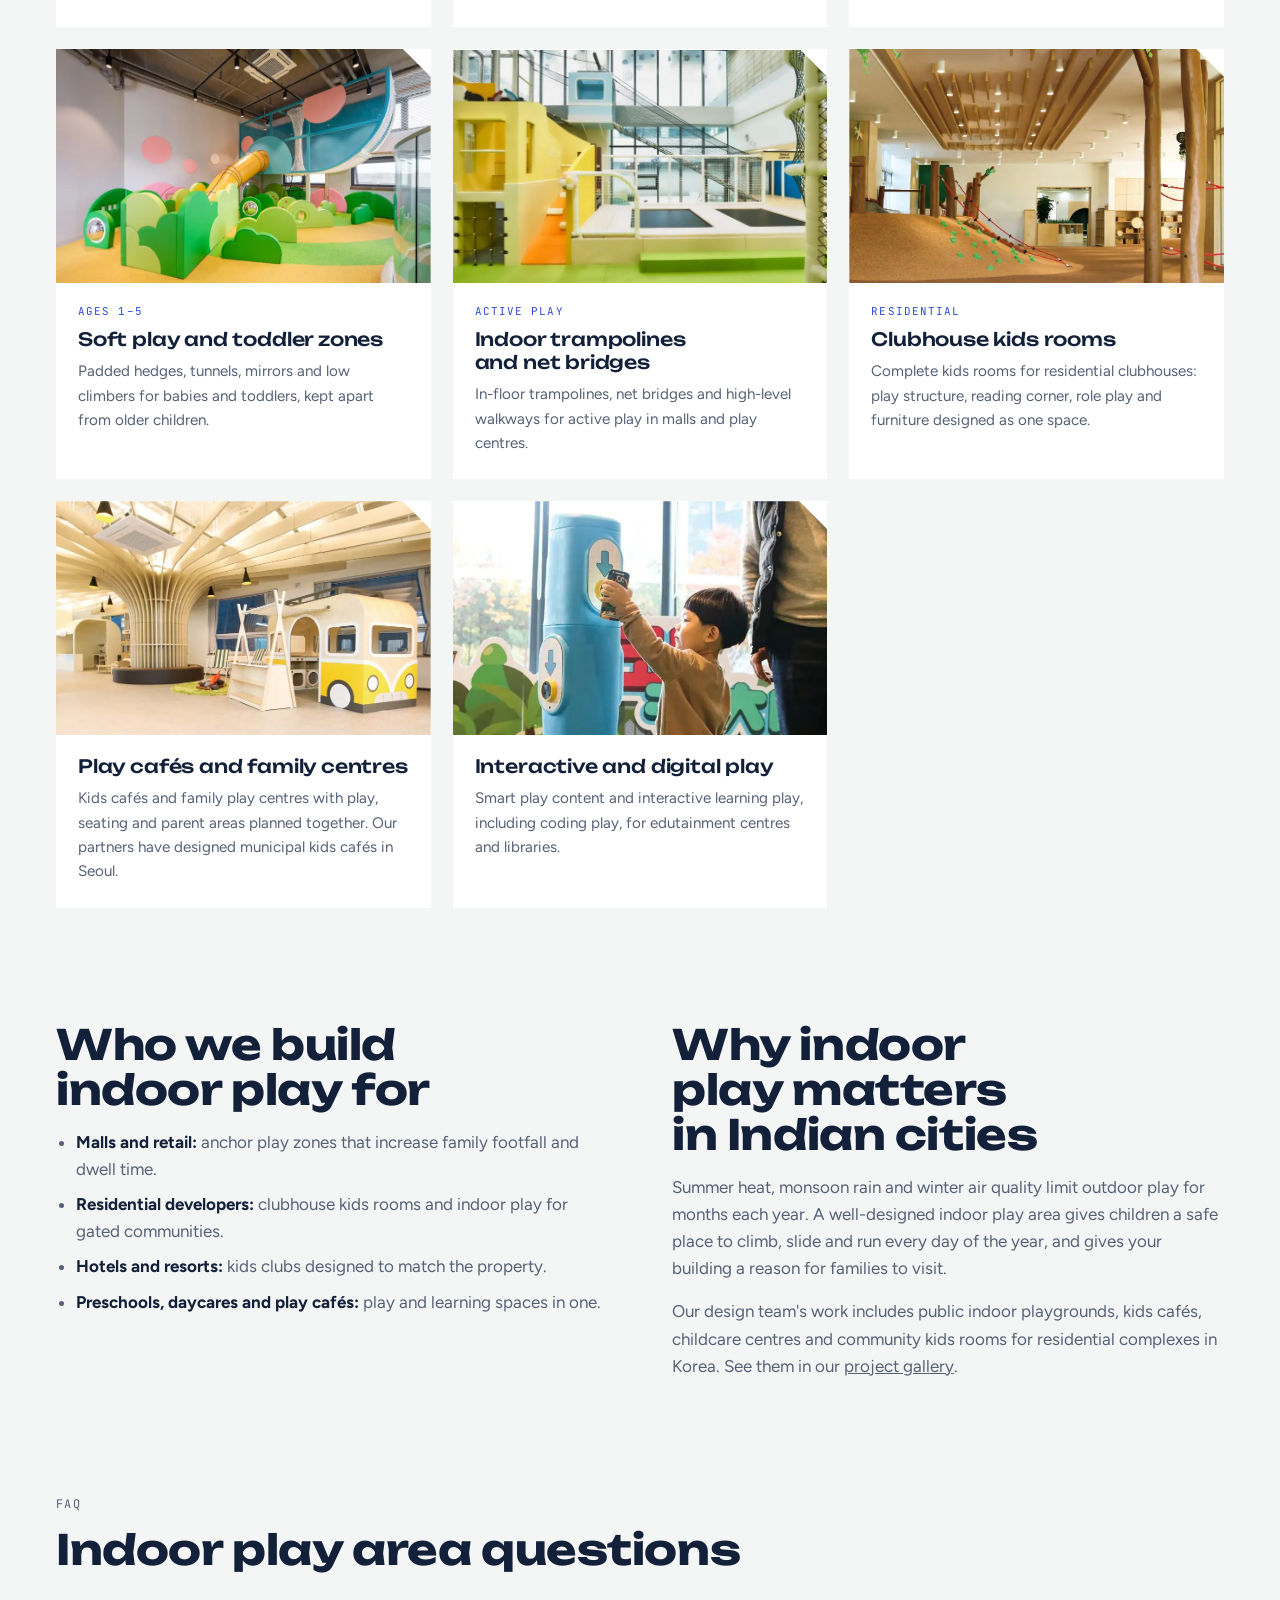
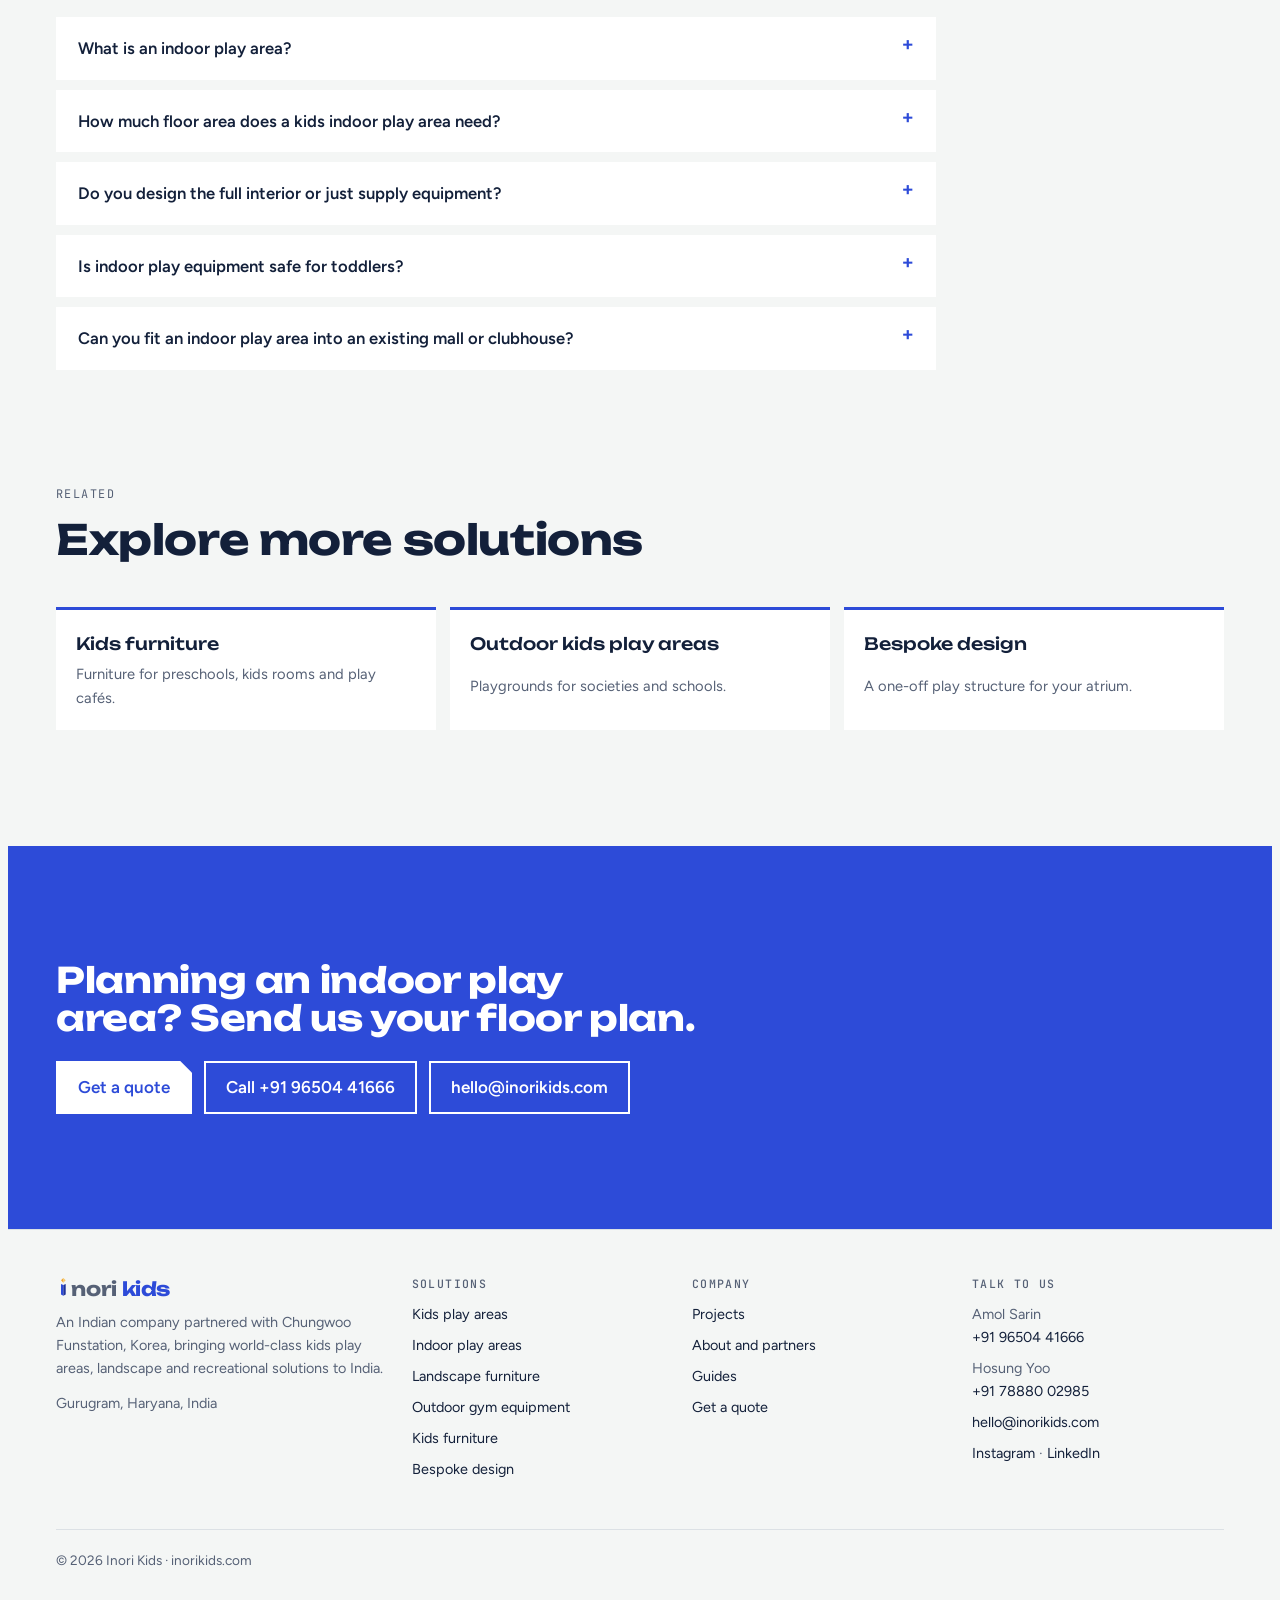
<file: indoor-play-areas.html>
<!doctype html>
<html lang="en-IN">
<head>
<meta charset="utf-8">
<meta name="viewport" content="width=device-width, initial-scale=1, viewport-fit=cover">
<title>Kids Indoor Play Area &amp; Indoor Play Solutions | Inori Kids</title>
<meta name="claude:viewport-fit-sides" content="cover">
<meta name="description" content="Kids indoor play areas for malls, clubhouses, play cafés, hotels and preschools in India: net towers, tube slides, soft play and themed interiors. Korean design, installed and guaranteed in India.">
<meta name="robots" content="index, follow, max-image-preview:large, max-snippet:-1">
<link rel="canonical" href="https://inorikids.com/indoor-play-areas">
<link rel="alternate" hreflang="en-in" href="https://inorikids.com/indoor-play-areas">
<link rel="alternate" hreflang="x-default" href="https://inorikids.com/indoor-play-areas">
<meta property="og:type" content="website">
<meta property="og:site_name" content="Inori Kids">
<meta property="og:locale" content="en_IN">
<meta property="og:title" content="Kids Indoor Play Area &amp; Indoor Play Solutions | Inori Kids">
<meta property="og:description" content="Kids indoor play areas for malls, clubhouses, play cafés, hotels and preschools in India: net towers, tube slides, soft play and themed interiors. Korean design, installed and guaranteed in India.">
<meta property="og:url" content="https://inorikids.com/indoor-play-areas">
<meta property="og:image" content="https://inorikids.com/img/in-net-tree.webp">
<meta name="twitter:card" content="summary_large_image">
<meta name="theme-color" content="#13203A">
<link rel="icon" href="/favicon.svg" type="image/svg+xml">
<link rel="apple-touch-icon" href="/apple-touch-icon.png">
<link rel="manifest" href="/site.webmanifest">
<link rel="preconnect" href="https://fonts.googleapis.com">
<link rel="preconnect" href="https://fonts.gstatic.com" crossorigin>
<link rel="stylesheet" href="https://fonts.googleapis.com/css2?family=Unbounded:wght@500;700&family=Figtree:wght@400;500;600;700&family=JetBrains+Mono:wght@500&display=swap">
<link rel="stylesheet" href="/assets/styles.css">
<script async src="https://www.googletagmanager.com/gtag/js?id=G-6NPXFN3L0E"></script>
<script>window.dataLayer=window.dataLayer||[];function gtag(){dataLayer.push(arguments);}gtag('js',new Date());gtag('config','G-6NPXFN3L0E');</script>

<script type="application/ld+json">
{
 "@context": "https://schema.org",
 "@graph": [
  {
   "@type": "Organization",
   "@id": "https://inorikids.com/#organization",
   "name": "Inori Kids",
   "alternateName": [
    "iNori Kids",
    "inorikids"
   ],
   "url": "https://inorikids.com/",
   "logo": {
    "@type": "ImageObject",
    "url": "https://inorikids.com/logo-512.png",
    "width": 512,
    "height": 512
   },
   "image": "https://inorikids.com/og-image.jpg",
   "description": "Indian company partnered with Chungwoo Funstation of South Korea (with sister companies Spacetalk and Ittang), bringing world-class kids play areas, indoor play, landscape furniture, pavilions, kids furniture and outdoor gym equipment from Korea to India. Design, import, installation and guarantee.",
   "address": {
    "@type": "PostalAddress",
    "addressLocality": "Gurugram",
    "addressRegion": "Haryana",
    "addressCountry": "IN"
   },
   "areaServed": {
    "@type": "Country",
    "name": "India"
   },
   "sameAs": [
    "https://www.instagram.com/i_norikids/",
    "https://www.linkedin.com/company/inorikids/"
   ],
   "email": "hello@inorikids.com",
   "contactPoint": [
    {
     "@type": "ContactPoint",
     "telephone": "+91-96504-41666",
     "contactType": "sales",
     "areaServed": "IN",
     "name": "Amol Sarin",
     "email": "hello@inorikids.com"
    },
    {
     "@type": "ContactPoint",
     "telephone": "+91-78880-02985",
     "contactType": "sales",
     "areaServed": "IN",
     "name": "Hosung Yoo"
    }
   ],
   "knowsAbout": [
    "kids play area design",
    "playground equipment",
    "indoor play areas",
    "soft play",
    "landscape furniture",
    "pergolas and pavilions",
    "outdoor gym equipment",
    "kids furniture",
    "custom playground design",
    "playground safety surfacing"
   ]
  },
  {
   "@type": "Service",
   "@id": "https://inorikids.com/indoor-play-areas#service",
   "name": "Kids indoor play areas and indoor play solutions",
   "serviceType": "Indoor play area design and installation",
   "description": "Design, supply and installation of kids indoor play areas in India.",
   "provider": {
    "@id": "https://inorikids.com/#organization"
   },
   "areaServed": {
    "@type": "Country",
    "name": "India"
   },
   "url": "https://inorikids.com/indoor-play-areas",
   "hasOfferCatalog": {
    "@type": "OfferCatalog",
    "name": "Kids indoor play areas and indoor play solutions",
    "itemListElement": [
     {
      "@type": "Offer",
      "itemOffered": {
       "@type": "Service",
       "name": "Multi-level net towers"
      }
     },
     {
      "@type": "Offer",
      "itemOffered": {
       "@type": "Service",
       "name": "Themed play landscapes"
      }
     },
     {
      "@type": "Offer",
      "itemOffered": {
       "@type": "Service",
       "name": "Tube and spiral slides"
      }
     },
     {
      "@type": "Offer",
      "itemOffered": {
       "@type": "Service",
       "name": "Soft play and toddler zones"
      }
     },
     {
      "@type": "Offer",
      "itemOffered": {
       "@type": "Service",
       "name": "Indoor trampolines and net bridges"
      }
     },
     {
      "@type": "Offer",
      "itemOffered": {
       "@type": "Service",
       "name": "Clubhouse kids rooms"
      }
     },
     {
      "@type": "Offer",
      "itemOffered": {
       "@type": "Service",
       "name": "Play cafés and family centres"
      }
     },
     {
      "@type": "Offer",
      "itemOffered": {
       "@type": "Service",
       "name": "Interactive and digital play"
      }
     }
    ]
   }
  },
  {
   "@type": "FAQPage",
   "mainEntity": [
    {
     "@type": "Question",
     "name": "What is an indoor play area?",
     "acceptedAnswer": {
      "@type": "Answer",
      "text": "An indoor play area is a climate-controlled play space inside a building, such as a mall, clubhouse, hotel, preschool or play café, fitted with play frames, slides, climbing nets and soft play on safe flooring. It lets children play year-round regardless of heat, rain or pollution."
     }
    },
    {
     "@type": "Question",
     "name": "How much floor area does a kids indoor play area need?",
     "acceptedAnswer": {
      "@type": "Answer",
      "text": "A clubhouse kids room can work in a few hundred square feet; a mall play zone or play café usually needs a few thousand. Ceiling height matters as much as floor area, because double-height spaces allow multi-level net towers. We plan to your floor plate."
     }
    },
    {
     "@type": "Question",
     "name": "Do you design the full interior or just supply equipment?",
     "acceptedAnswer": {
      "@type": "Answer",
      "text": "Both. We design complete children's interiors, including play structures, themed walls, flooring, lighting and furniture, or we can supply play equipment into a space designed by your architect."
     }
    },
    {
     "@type": "Question",
     "name": "Is indoor play equipment safe for toddlers?",
     "acceptedAnswer": {
      "@type": "Answer",
      "text": "Yes, when toddlers have their own zone. We separate under-5 soft play from taller structures and use padded edges, enclosed platforms and impact-absorbing flooring. The play products carry Korean KC safety certification."
     }
    },
    {
     "@type": "Question",
     "name": "Can you fit an indoor play area into an existing mall or clubhouse?",
     "acceptedAnswer": {
      "@type": "Answer",
      "text": "Yes. Structures are made in modules in Korea and assembled on site, so they can go into existing buildings. We check access routes, ceiling heights and floor loading during the survey."
     }
    }
   ]
  },
  {
   "@type": "BreadcrumbList",
   "itemListElement": [
    {
     "@type": "ListItem",
     "position": 1,
     "name": "Home",
     "item": "https://inorikids.com/"
    },
    {
     "@type": "ListItem",
     "position": 2,
     "name": "Indoor play areas",
     "item": "https://inorikids.com/indoor-play-areas"
    }
   ]
  },
  {
   "@type": "WebPage",
   "@id": "https://inorikids.com/indoor-play-areas#webpage",
   "url": "https://inorikids.com/indoor-play-areas",
   "name": "Kids Indoor Play Area & Indoor Play Solutions | Inori Kids",
   "description": "Kids indoor play areas for malls, clubhouses, play cafés, hotels and preschools in India: net towers, tube slides, soft play and themed interiors. Korean design, installed and guaranteed in India.",
   "isPartOf": {
    "@id": "https://inorikids.com/#website"
   },
   "about": {
    "@id": "https://inorikids.com/#organization"
   },
   "inLanguage": "en-IN",
   "primaryImageOfPage": "https://inorikids.com/img/in-net-tree.webp"
  }
 ]
}
</script>
</head>
<body>
<a class="skip" href="#main">Skip to content</a>
<header>
  <div class="wrap nav">
    <a class="logo" href="/" aria-label="Inori Kids home"><svg viewBox="0 0 100 120" aria-hidden="true"><polygon points="50,0 34,16 50,32" fill="var(--sun)"/><polygon points="50,0 66,16 50,32" fill="var(--sun-light)"/><polygon points="34,40 50,48 50,120 34,112" fill="var(--accent)"/><polygon points="50,48 66,40 66,112 50,120" fill="var(--accent-deep)"/></svg>nori <span>kids</span></a>
    <nav aria-label="Main"><a href="/outdoor-play-areas">Outdoor play</a><a href="/indoor-play-areas" aria-current="page">Indoor play</a><a href="/landscape-furniture">Landscape furniture</a><a href="/outdoor-gym-equipment">Outdoor gym</a><a href="/kids-furniture">Kids furniture</a><a href="/projects">Projects</a><a href="/about">About</a></nav>
    <details class="menu"><summary>Menu</summary><div class="menu-panel"><a href="/outdoor-play-areas">Outdoor play</a><a href="/indoor-play-areas">Indoor play</a><a href="/landscape-furniture">Landscape furniture</a><a href="/outdoor-gym-equipment">Outdoor gym</a><a href="/kids-furniture">Kids furniture</a><a href="/projects">Projects</a><a href="/about">About</a><a href="/custom-playground-design">Bespoke design</a><a href="/guides">Guides</a><a href="/contact">Contact</a></div></details>
    <a class="btn" href="/contact">Get a quote</a>
  </div>
</header>
<nav class="crumbs wrap" aria-label="Breadcrumb"><ol><li><a href="/">Home</a></li><li aria-current="page">Indoor play areas</li></ol></nav>
<main id="main">
<section class="page-hero"><div class="wrap"><div class="hero-grid">
  <div class="hero-copy"><p class="eyebrow">Kids indoor play areas · Indoor play solutions</p><h1>Kids indoor play areas, designed and built end to end</h1><p class="lead">Indoor play solutions for malls, residential clubhouses, play cafés, hotels and preschools in India. Multi-level net towers, tube slides, soft play and themed interiors, designed in Korea and installed by Inori Kids.</p><div class="hero-actions"><a class="btn " href="/contact">Get a quote</a><a class="btn ghost" href="/projects">See projects</a></div></div>
  <figure class="hero-img facet"><img src="/img/in-net-tree.webp" alt="Indoor kids play area with a giant green net treehouse, slide and climbing hill" width="1251" height="820" fetchpriority="high"></figure>
</div></div></section><section class="" style="padding-top:0"><div class="wrap"><div class="answer"><p class="eyebrow">In short</p><p>Inori Kids designs and installs complete kids indoor play areas, from a clubhouse kids room to a multi-level mall play zone, using award-winning Korean play structures and interiors. We handle the design, import, installation and warranty in India.</p></div></div></section><section class="" style="padding-top:0"><div class="wrap"><div class="sec-head"><p class="eyebrow">Indoor play solutions</p><h2>Everything an indoor play space needs.</h2></div><div class="range"><article><div class="ph facet"><img src="/img/in-spiral-tower.webp" alt="Spiral net play tower rising through a double-height atrium" width="882" height="728" loading="lazy" decoding="async"></div><div class="txt"><p class="tag">Play frames</p><h3>Multi-level net towers</h3><p>Two- and three-storey play frames with climbing nets, spiral routes and lookouts, built to make the most of double-height atriums.</p></div></article><article><div class="ph facet"><img src="/img/in-net-tree.webp" alt="Indoor play hall with a giant green net treehouse, climbing hill and rope bridge" width="1251" height="820" loading="lazy" decoding="async"></div><div class="txt"><p class="tag">Themed interiors</p><h3>Themed play landscapes</h3><p>Treehouses, cloud trees and forest hills that turn a whole room into one immersive play scene.</p></div></article><article><div class="ph facet"><img src="/img/in-cloud-slide.webp" alt="Brown tube slides curving down from a cloud tree play structure" width="967" height="640" loading="lazy" decoding="async"></div><div class="txt"><p class="tag">Slides</p><h3>Tube and spiral slides</h3><p>Clear and coloured tube slides that link levels and give every structure its signature moment.</p></div></article><article><div class="ph facet"><img src="/img/in-hedges.webp" alt="Soft play zone with green hedge shapes and a yellow tube slide" width="861" height="648" loading="lazy" decoding="async"></div><div class="txt"><p class="tag">Ages 1–5</p><h3>Soft play and toddler zones</h3><p>Padded hedges, tunnels, mirrors and low climbers for babies and toddlers, kept apart from older children.</p></div></article><article><div class="ph facet"><img src="/img/in-trampoline.webp" alt="Indoor trampolines beside a yellow play house and net bridge" width="864" height="481" loading="lazy" decoding="async"></div><div class="txt"><p class="tag">Active play</p><h3>Indoor trampolines and net bridges</h3><p>In-floor trampolines, net bridges and high-level walkways for active play in malls and play centres.</p></div></article><article><div class="ph facet"><img src="/img/indoor-tree-slide-childcare.webp" alt="Indoor play room with a timber tree, climbing hill and twin slides" width="980" height="833" loading="lazy" decoding="async"></div><div class="txt"><p class="tag">Residential</p><h3>Clubhouse kids rooms</h3><p>Complete kids rooms for residential clubhouses: play structure, reading corner, role play and furniture designed as one space.</p></div></article><article><div class="ph facet"><img src="/img/play-cafe-treehouse.webp" alt="Kids café with a timber tree canopy, play house and yellow camper-van play structure" width="1072" height="541" loading="lazy" decoding="async"></div><div class="txt"><h3>Play cafés and family centres</h3><p>Kids cafés and family play centres with play, seating and parent areas planned together. Our partners have designed municipal kids cafés in Seoul.</p></div></article><article><div class="ph facet"><img src="/img/interactive-play-pillar.webp" alt="Child using an interactive play pillar in an indoor play space" width="605" height="452" loading="lazy" decoding="async"></div><div class="txt"><h3>Interactive and digital play</h3><p>Smart play content and interactive learning play, including coding play, for edutainment centres and libraries.</p></div></article></div></div></section><section class="" style="padding-top:0"><div class="wrap"><div class="prose"><div class="col"><h2>Who we build indoor play for</h2>
<ul><li><strong>Malls and retail:</strong> anchor play zones that increase family footfall and dwell time.</li>
<li><strong>Residential developers:</strong> clubhouse kids rooms and indoor play for gated communities.</li>
<li><strong>Hotels and resorts:</strong> kids clubs designed to match the property.</li>
<li><strong>Preschools, daycares and play cafés:</strong> play and learning spaces in one.</li></ul></div>
<div class="col"><h2>Why indoor play matters in Indian cities</h2><p>Summer heat, monsoon rain and winter air quality limit outdoor play for months each year. A well-designed indoor play area gives children a safe place to climb, slide and run every day of the year, and gives your building a reason for families to visit.</p>
<p>Our design team's work includes public indoor playgrounds, kids cafés, childcare centres and community kids rooms for residential complexes in Korea. See them in our <a href="/projects">project gallery</a>.</p></div></div></div></section><section class="" style="padding-top:0"><div class="wrap"><div class="sec-head"><p class="eyebrow">FAQ</p><h2>Indoor play area questions</h2></div><div class="faq"><details><summary>What is an indoor play area?</summary><p>An indoor play area is a climate-controlled play space inside a building, such as a mall, clubhouse, hotel, preschool or play café, fitted with play frames, slides, climbing nets and soft play on safe flooring. It lets children play year-round regardless of heat, rain or pollution.</p></details><details><summary>How much floor area does a kids indoor play area need?</summary><p>A clubhouse kids room can work in a few hundred square feet; a mall play zone or play café usually needs a few thousand. Ceiling height matters as much as floor area, because double-height spaces allow multi-level net towers. We plan to your floor plate.</p></details><details><summary>Do you design the full interior or just supply equipment?</summary><p>Both. We design complete children's interiors, including play structures, themed walls, flooring, lighting and furniture, or we can supply play equipment into a space designed by your architect.</p></details><details><summary>Is indoor play equipment safe for toddlers?</summary><p>Yes, when toddlers have their own zone. We separate under-5 soft play from taller structures and use padded edges, enclosed platforms and impact-absorbing flooring. The play products carry Korean KC safety certification.</p></details><details><summary>Can you fit an indoor play area into an existing mall or clubhouse?</summary><p>Yes. Structures are made in modules in Korea and assembled on site, so they can go into existing buildings. We check access routes, ceiling heights and floor loading during the survey.</p></details></div></div></section><section class="" style="padding-top:0"><div class="wrap"><div class="sec-head"><p class="eyebrow">Related</p><h2>Explore more solutions</h2></div><div class="related"><a href="/kids-furniture"><b>Kids furniture</b><span>Furniture for preschools, kids rooms and play cafés.</span></a><a href="/outdoor-play-areas"><b>Outdoor kids play areas</b><span>Playgrounds for societies and schools.</span></a><a href="/custom-playground-design"><b>Bespoke design</b><span>A one-off play structure for your atrium.</span></a></div></div></section><section class="cta-band"><div class="wrap"><h2>Planning an indoor play area? Send us your floor plan.</h2><div class="acts">
<a class="btn" href="/contact">Get a quote</a><a class="btn ghost" href="tel:+919650441666">Call +91 96504 41666</a><a class="btn ghost" href="mailto:hello@inorikids.com">hello@inorikids.com</a></div></div></section>
</main>
<footer>
  <div class="wrap">
    <div class="fgrid">
      <div style="display:grid;gap:12px;align-content:start">
        <a class="logo" href="/" aria-label="Inori Kids home" style="font-size:1.2rem"><svg viewBox="0 0 100 120" aria-hidden="true"><polygon points="50,0 34,16 50,32" fill="var(--sun)"/><polygon points="50,0 66,16 50,32" fill="var(--sun-light)"/><polygon points="34,40 50,48 50,120 34,112" fill="var(--accent)"/><polygon points="50,48 66,40 66,112 50,120" fill="var(--accent-deep)"/></svg>nori <span>kids</span></a>
        <p>An Indian company partnered with Chungwoo Funstation, Korea, bringing world-class kids play areas, landscape and recreational solutions to India.</p><p>Gurugram, Haryana, India</p>
      </div>
      <div><h2>Solutions</h2><ul>
        <li><a href="/outdoor-play-areas">Kids play areas</a></li>
        <li><a href="/indoor-play-areas">Indoor play areas</a></li>
        <li><a href="/landscape-furniture">Landscape furniture</a></li>
        <li><a href="/outdoor-gym-equipment">Outdoor gym equipment</a></li>
        <li><a href="/kids-furniture">Kids furniture</a></li>
        <li><a href="/custom-playground-design">Bespoke design</a></li>
      </ul></div>
      <div><h2>Company</h2><ul>
        <li><a href="/projects">Projects</a></li>
        <li><a href="/about">About and partners</a></li>
        <li><a href="/guides">Guides</a></li>
        <li><a href="/contact">Get a quote</a></li>
      </ul></div>
      <div><h2>Talk to us</h2><ul>
        <li>Amol Sarin<br><a href="tel:+919650441666">+91 96504 41666</a></li>
        <li>Hosung Yoo<br><a href="tel:+917888002985">+91 78880 02985</a></li>
        <li><a href="mailto:hello@inorikids.com">hello@inorikids.com</a></li>
        <li><a href="https://www.instagram.com/i_norikids/" target="_blank" rel="noopener">Instagram</a> · <a href="https://www.linkedin.com/company/inorikids/" target="_blank" rel="noopener">LinkedIn</a></li>
      </ul></div>
    </div>
    <p class="fine">© 2026 Inori Kids · inorikids.com</p>
  </div>
</footer>
<a class="wa" href="https://wa.me/919650441666?text=Hi%20Inori%20Kids,%20I%20would%20like%20to%20discuss%20a%20project." target="_blank" rel="noopener" aria-label="Chat with Inori Kids on WhatsApp"><svg viewBox="0 0 24 24" aria-hidden="true"><path fill="currentColor" d="M12 2a10 10 0 0 0-8.6 15.1L2 22l5-1.3A10 10 0 1 0 12 2Zm0 18.2a8.2 8.2 0 0 1-4.2-1.1l-.3-.2-3 .8.8-2.9-.2-.3A8.2 8.2 0 1 1 12 20.2Zm4.5-6.1c-.2-.1-1.5-.7-1.7-.8-.2-.1-.4-.1-.6.1l-.8 1c-.1.2-.3.2-.5.1a6.7 6.7 0 0 1-3.3-2.9c-.2-.4.2-.4.7-1.3.1-.2 0-.3 0-.4l-.8-1.8c-.2-.5-.4-.4-.6-.4h-.5a1 1 0 0 0-.7.3 3 3 0 0 0-.9 2.2 5.2 5.2 0 0 0 1.1 2.7 11.8 11.8 0 0 0 4.5 4c1.7.7 2.3.8 3.2.6.5-.1 1.5-.6 1.7-1.2.2-.6.2-1.1.1-1.2l-.4-.2Z"/></svg><span>WhatsApp us</span></a>
<script src="/assets/main.js" defer></script>
</body>
</html>
</file>
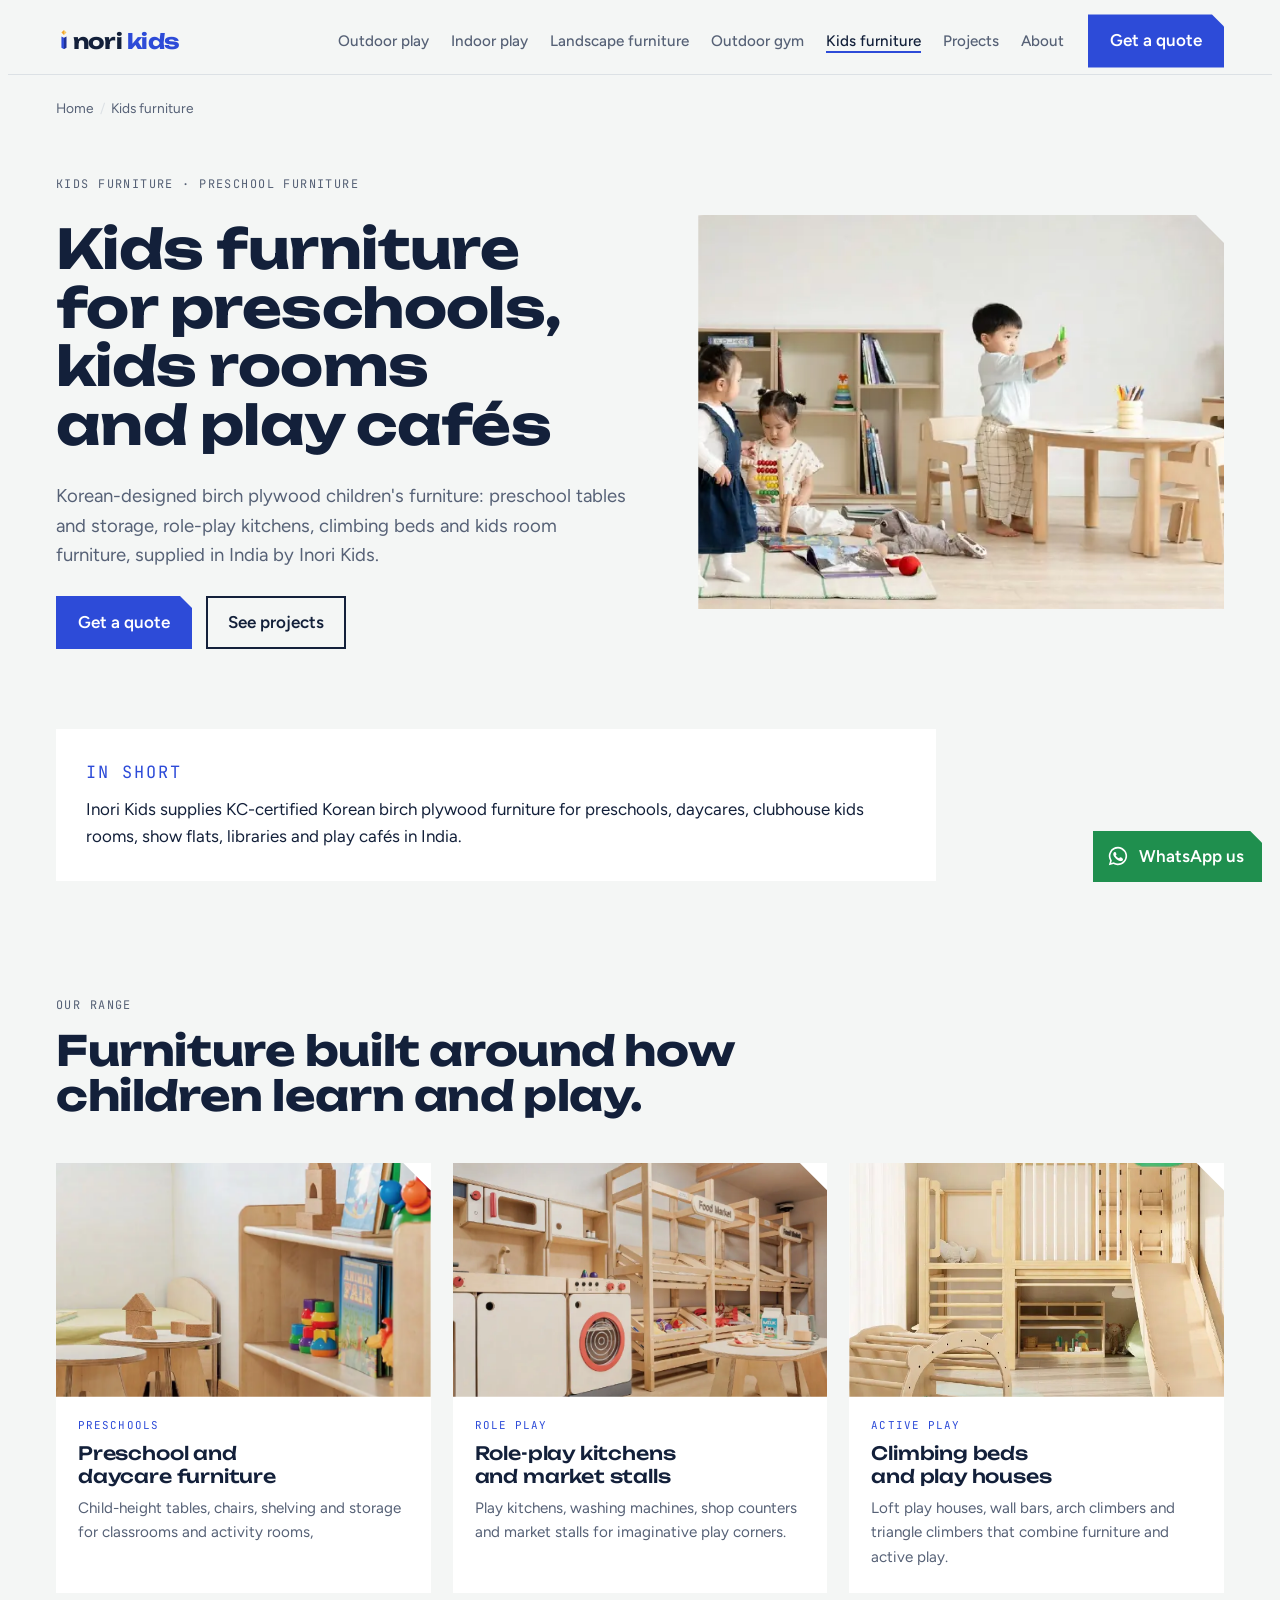
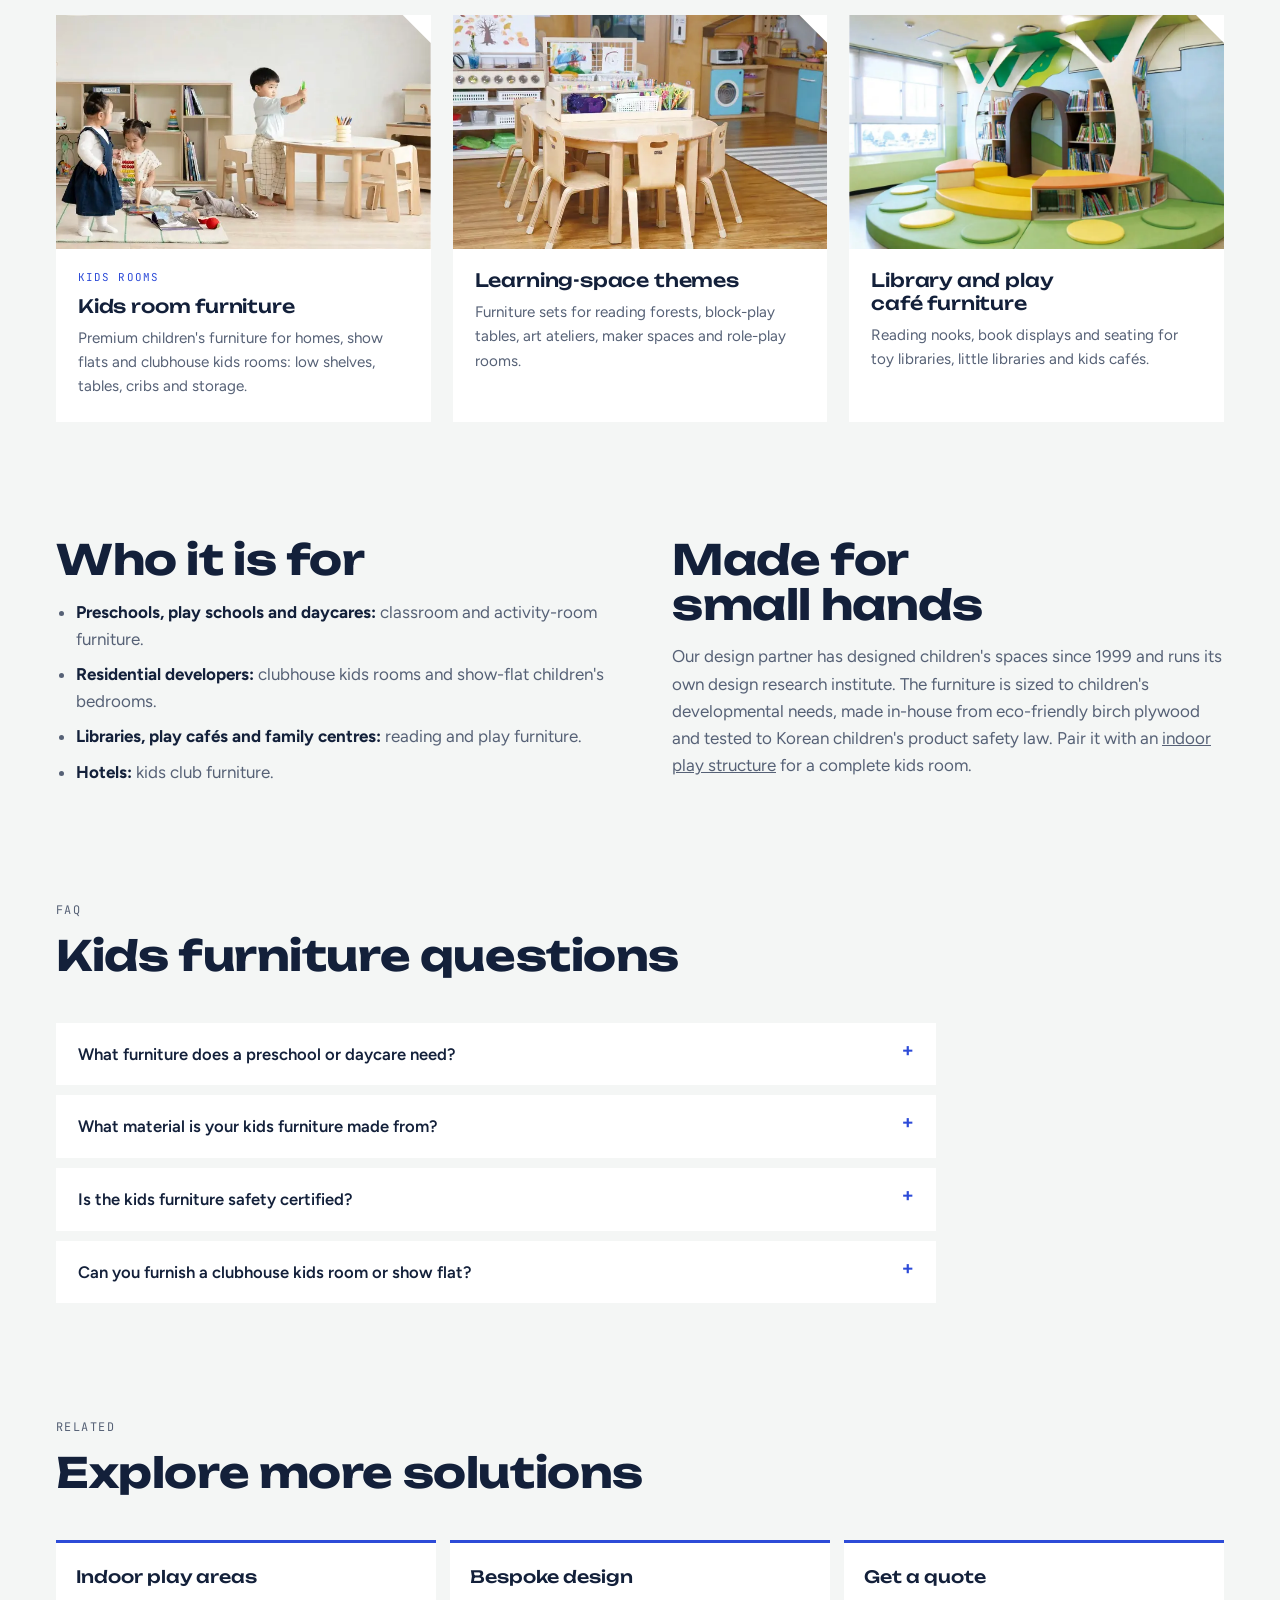
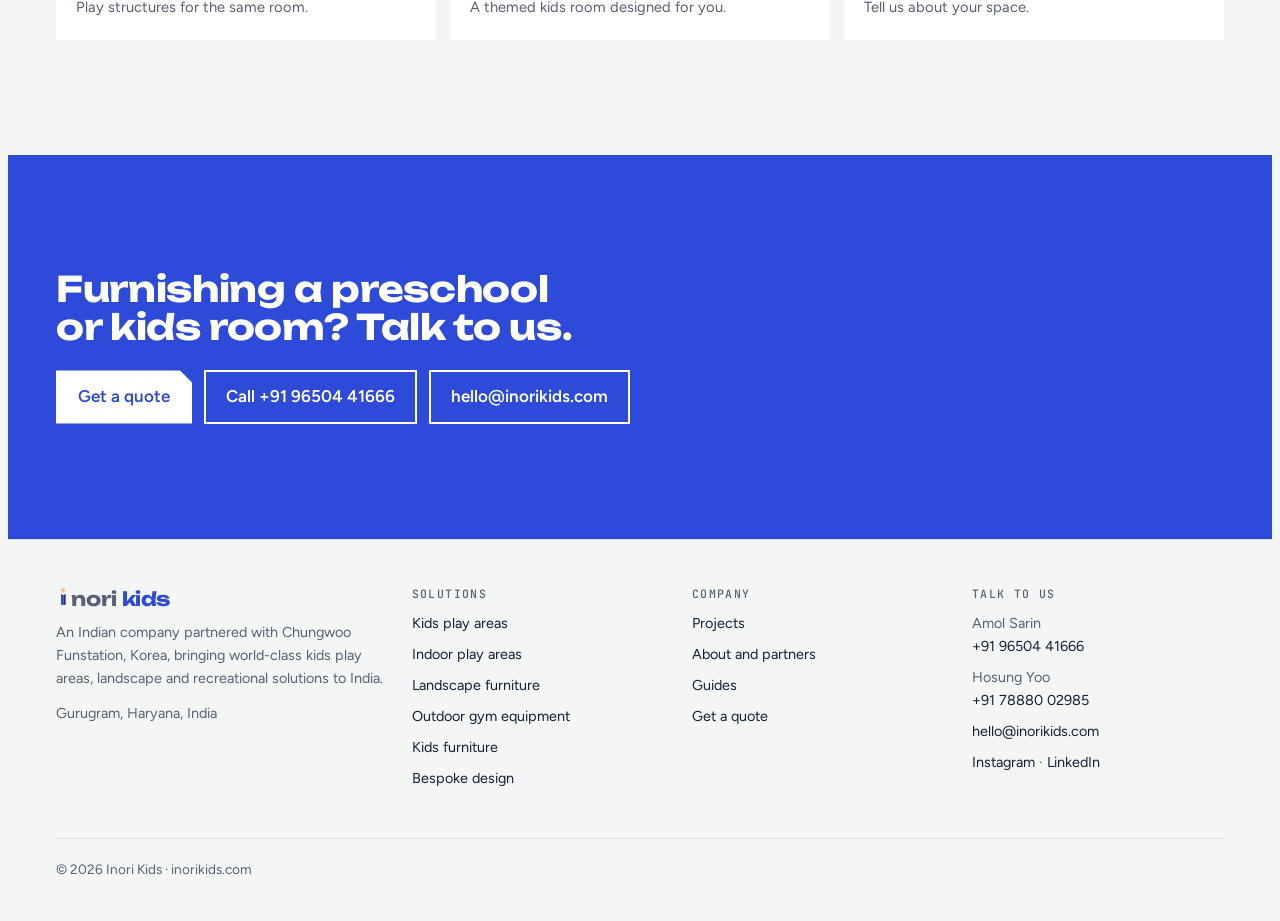
<file: kids-furniture.html>
<!doctype html>
<html lang="en-IN">
<head>
<meta charset="utf-8">
<meta name="viewport" content="width=device-width, initial-scale=1, viewport-fit=cover">
<title>Kids Furniture for Preschools &amp; Kids Rooms | Inori Kids</title>
<meta name="claude:viewport-fit-sides" content="cover">
<meta name="description" content="KC-certified Korean birch plywood kids furniture: preschool tables and storage, play kitchens, climbing beds and kids room furniture for preschools, clubhouses and play cafés in India.">
<meta name="robots" content="index, follow, max-image-preview:large, max-snippet:-1">
<link rel="canonical" href="https://inorikids.com/kids-furniture">
<link rel="alternate" hreflang="en-in" href="https://inorikids.com/kids-furniture">
<link rel="alternate" hreflang="x-default" href="https://inorikids.com/kids-furniture">
<meta property="og:type" content="website">
<meta property="og:site_name" content="Inori Kids">
<meta property="og:locale" content="en_IN">
<meta property="og:title" content="Kids Furniture for Preschools &amp; Kids Rooms | Inori Kids">
<meta property="og:description" content="KC-certified Korean birch plywood kids furniture: preschool tables and storage, play kitchens, climbing beds and kids room furniture for preschools, clubhouses and play cafés in India.">
<meta property="og:url" content="https://inorikids.com/kids-furniture">
<meta property="og:image" content="https://inorikids.com/img/laflaf-kids-room-furniture.webp">
<meta name="twitter:card" content="summary_large_image">
<meta name="theme-color" content="#13203A">
<link rel="icon" href="/favicon.svg" type="image/svg+xml">
<link rel="apple-touch-icon" href="/apple-touch-icon.png">
<link rel="manifest" href="/site.webmanifest">
<link rel="preconnect" href="https://fonts.googleapis.com">
<link rel="preconnect" href="https://fonts.gstatic.com" crossorigin>
<link rel="stylesheet" href="https://fonts.googleapis.com/css2?family=Unbounded:wght@500;700&family=Figtree:wght@400;500;600;700&family=JetBrains+Mono:wght@500&display=swap">
<link rel="stylesheet" href="/assets/styles.css">
<script async src="https://www.googletagmanager.com/gtag/js?id=G-6NPXFN3L0E"></script>
<script>window.dataLayer=window.dataLayer||[];function gtag(){dataLayer.push(arguments);}gtag('js',new Date());gtag('config','G-6NPXFN3L0E');</script>

<script type="application/ld+json">
{
 "@context": "https://schema.org",
 "@graph": [
  {
   "@type": "Organization",
   "@id": "https://inorikids.com/#organization",
   "name": "Inori Kids",
   "alternateName": [
    "iNori Kids",
    "inorikids"
   ],
   "url": "https://inorikids.com/",
   "logo": {
    "@type": "ImageObject",
    "url": "https://inorikids.com/logo-512.png",
    "width": 512,
    "height": 512
   },
   "image": "https://inorikids.com/og-image.jpg",
   "description": "Indian company partnered with Chungwoo Funstation of South Korea (with sister companies Spacetalk and Ittang), bringing world-class kids play areas, indoor play, landscape furniture, pavilions, kids furniture and outdoor gym equipment from Korea to India. Design, import, installation and guarantee.",
   "address": {
    "@type": "PostalAddress",
    "addressLocality": "Gurugram",
    "addressRegion": "Haryana",
    "addressCountry": "IN"
   },
   "areaServed": {
    "@type": "Country",
    "name": "India"
   },
   "sameAs": [
    "https://www.instagram.com/i_norikids/",
    "https://www.linkedin.com/company/inorikids/"
   ],
   "email": "hello@inorikids.com",
   "contactPoint": [
    {
     "@type": "ContactPoint",
     "telephone": "+91-96504-41666",
     "contactType": "sales",
     "areaServed": "IN",
     "name": "Amol Sarin",
     "email": "hello@inorikids.com"
    },
    {
     "@type": "ContactPoint",
     "telephone": "+91-78880-02985",
     "contactType": "sales",
     "areaServed": "IN",
     "name": "Hosung Yoo"
    }
   ],
   "knowsAbout": [
    "kids play area design",
    "playground equipment",
    "indoor play areas",
    "soft play",
    "landscape furniture",
    "pergolas and pavilions",
    "outdoor gym equipment",
    "kids furniture",
    "custom playground design",
    "playground safety surfacing"
   ]
  },
  {
   "@type": "Service",
   "@id": "https://inorikids.com/kids-furniture#service",
   "name": "Kids furniture",
   "serviceType": "Children's furniture supply",
   "description": "Supply of children's furniture for preschools, kids rooms and play cafés in India.",
   "provider": {
    "@id": "https://inorikids.com/#organization"
   },
   "areaServed": {
    "@type": "Country",
    "name": "India"
   },
   "url": "https://inorikids.com/kids-furniture",
   "hasOfferCatalog": {
    "@type": "OfferCatalog",
    "name": "Kids furniture",
    "itemListElement": [
     {
      "@type": "Offer",
      "itemOffered": {
       "@type": "Service",
       "name": "Preschool and daycare furniture"
      }
     },
     {
      "@type": "Offer",
      "itemOffered": {
       "@type": "Service",
       "name": "Role-play kitchens and market stalls"
      }
     },
     {
      "@type": "Offer",
      "itemOffered": {
       "@type": "Service",
       "name": "Climbing beds and play houses"
      }
     },
     {
      "@type": "Offer",
      "itemOffered": {
       "@type": "Service",
       "name": "Kids room furniture"
      }
     },
     {
      "@type": "Offer",
      "itemOffered": {
       "@type": "Service",
       "name": "Learning-space themes"
      }
     },
     {
      "@type": "Offer",
      "itemOffered": {
       "@type": "Service",
       "name": "Library and play café furniture"
      }
     }
    ]
   }
  },
  {
   "@type": "FAQPage",
   "mainEntity": [
    {
     "@type": "Question",
     "name": "What furniture does a preschool or daycare need?",
     "acceptedAnswer": {
      "@type": "Answer",
      "text": "Child-height tables and chairs for each age group, low open shelving and storage children can reach, a reading corner, role-play furniture such as a play kitchen, and soft seating. We plan these as themed learning areas: reading, blocks, art, making and role play."
     }
    },
    {
     "@type": "Question",
     "name": "What material is your kids furniture made from?",
     "acceptedAnswer": {
      "@type": "Answer",
      "text": "Premium SE0-grade birch plywood with extremely low formaldehyde emission, designed and made in-house in Korea."
     }
    },
    {
     "@type": "Question",
     "name": "Is the kids furniture safety certified?",
     "acceptedAnswer": {
      "@type": "Answer",
      "text": "Yes. The furniture holds Korea's KC safety certification for children's products and is tested under Korea's Special Act on the Safety of Children's Products."
     }
    },
    {
     "@type": "Question",
     "name": "Can you furnish a clubhouse kids room or show flat?",
     "acceptedAnswer": {
      "@type": "Answer",
      "text": "Yes. We can supply furniture alone or design the full kids room, combining furniture with an indoor play structure, flooring and wall graphics."
     }
    }
   ]
  },
  {
   "@type": "BreadcrumbList",
   "itemListElement": [
    {
     "@type": "ListItem",
     "position": 1,
     "name": "Home",
     "item": "https://inorikids.com/"
    },
    {
     "@type": "ListItem",
     "position": 2,
     "name": "Kids furniture",
     "item": "https://inorikids.com/kids-furniture"
    }
   ]
  },
  {
   "@type": "WebPage",
   "@id": "https://inorikids.com/kids-furniture#webpage",
   "url": "https://inorikids.com/kids-furniture",
   "name": "Kids Furniture for Preschools & Kids Rooms | Inori Kids",
   "description": "KC-certified Korean birch plywood kids furniture: preschool tables and storage, play kitchens, climbing beds and kids room furniture for preschools, clubhouses and play cafés in India.",
   "isPartOf": {
    "@id": "https://inorikids.com/#website"
   },
   "about": {
    "@id": "https://inorikids.com/#organization"
   },
   "inLanguage": "en-IN",
   "primaryImageOfPage": "https://inorikids.com/img/laflaf-kids-room-furniture.webp"
  }
 ]
}
</script>
</head>
<body>
<a class="skip" href="#main">Skip to content</a>
<header>
  <div class="wrap nav">
    <a class="logo" href="/" aria-label="Inori Kids home"><svg viewBox="0 0 100 120" aria-hidden="true"><polygon points="50,0 34,16 50,32" fill="var(--sun)"/><polygon points="50,0 66,16 50,32" fill="var(--sun-light)"/><polygon points="34,40 50,48 50,120 34,112" fill="var(--accent)"/><polygon points="50,48 66,40 66,112 50,120" fill="var(--accent-deep)"/></svg>nori <span>kids</span></a>
    <nav aria-label="Main"><a href="/outdoor-play-areas">Outdoor play</a><a href="/indoor-play-areas">Indoor play</a><a href="/landscape-furniture">Landscape furniture</a><a href="/outdoor-gym-equipment">Outdoor gym</a><a href="/kids-furniture" aria-current="page">Kids furniture</a><a href="/projects">Projects</a><a href="/about">About</a></nav>
    <details class="menu"><summary>Menu</summary><div class="menu-panel"><a href="/outdoor-play-areas">Outdoor play</a><a href="/indoor-play-areas">Indoor play</a><a href="/landscape-furniture">Landscape furniture</a><a href="/outdoor-gym-equipment">Outdoor gym</a><a href="/kids-furniture">Kids furniture</a><a href="/projects">Projects</a><a href="/about">About</a><a href="/custom-playground-design">Bespoke design</a><a href="/guides">Guides</a><a href="/contact">Contact</a></div></details>
    <a class="btn" href="/contact">Get a quote</a>
  </div>
</header>
<nav class="crumbs wrap" aria-label="Breadcrumb"><ol><li><a href="/">Home</a></li><li aria-current="page">Kids furniture</li></ol></nav>
<main id="main">
<section class="page-hero"><div class="wrap"><div class="hero-grid">
  <div class="hero-copy"><p class="eyebrow">Kids furniture · Preschool furniture</p><h1>Kids furniture for preschools, kids rooms and play cafés</h1><p class="lead">Korean-designed birch plywood children's furniture: preschool tables and storage, role-play kitchens, climbing beds and kids room furniture, supplied in India by Inori Kids.</p><div class="hero-actions"><a class="btn " href="/contact">Get a quote</a><a class="btn ghost" href="/projects">See projects</a></div></div>
  <figure class="hero-img facet"><img src="/img/laflaf-kids-room-furniture.webp" alt="Toddlers playing in a kids room furnished with birch shelving, table and play kitchen" width="931" height="463" fetchpriority="high"></figure>
</div></div></section><section class="" style="padding-top:0"><div class="wrap"><div class="answer"><p class="eyebrow">In short</p><p>Inori Kids supplies KC-certified Korean birch plywood furniture for preschools, daycares, clubhouse kids rooms, show flats, libraries and play cafés in India.</p></div></div></section><section class="" style="padding-top:0"><div class="wrap"><div class="sec-head"><p class="eyebrow">Our range</p><h2>Furniture built around how children learn and play.</h2></div><div class="range"><article><div class="ph facet"><img src="/img/preschool-classroom-furniture.webp" alt="Birch plywood preschool table, stools and shelving with toys" width="796" height="560" loading="lazy" decoding="async"></div><div class="txt"><p class="tag">Preschools</p><h3>Preschool and daycare furniture</h3><p>Child-height tables, chairs, shelving and storage for classrooms and activity rooms, </p></div></article><article><div class="ph facet"><img src="/img/kids-play-kitchen-furniture.webp" alt="Birch plywood play kitchen and market stall furniture" width="968" height="833" loading="lazy" decoding="async"></div><div class="txt"><p class="tag">Role play</p><h3>Role-play kitchens and market stalls</h3><p>Play kitchens, washing machines, shop counters and market stalls for imaginative play corners.</p></div></article><article><div class="ph facet"><img src="/img/laf-house-climbing-bed.webp" alt="Birch climbing play house with slide and arch climber" width="698" height="613" loading="lazy" decoding="async"></div><div class="txt"><p class="tag">Active play</p><h3>Climbing beds and play houses</h3><p>Loft play houses, wall bars, arch climbers and triangle climbers that combine furniture and active play.</p></div></article><article><div class="ph facet"><img src="/img/laflaf-kids-room-furniture.webp" alt="Toddlers playing in a kids room with birch shelving and table" width="931" height="463" loading="lazy" decoding="async"></div><div class="txt"><p class="tag">Kids rooms</p><h3>Kids room furniture</h3><p>Premium children's furniture for homes, show flats and clubhouse kids rooms: low shelves, tables, cribs and storage.</p></div></article><article><div class="ph facet"><img src="/img/learning-space-classroom.webp" alt="Preschool learning room with round tables, child chairs, art materials and role-play kitchen" width="730" height="452" loading="lazy" decoding="async"></div><div class="txt"><h3>Learning-space themes</h3><p>Furniture sets for reading forests, block-play tables, art ateliers, maker spaces and role-play rooms.</p></div></article><article><div class="ph facet"><img src="/img/tree-library-reading-nook.webp" alt="Tree-shaped library reading nook with bookshelves and soft seating" width="1008" height="910" loading="lazy" decoding="async"></div><div class="txt"><h3>Library and play café furniture</h3><p>Reading nooks, book displays and seating for toy libraries, little libraries and kids cafés.</p></div></article></div></div></section><section class="" style="padding-top:0"><div class="wrap"><div class="prose"><div class="col"><h2>Who it is for</h2>
<ul><li><strong>Preschools, play schools and daycares:</strong> classroom and activity-room furniture.</li>
<li><strong>Residential developers:</strong> clubhouse kids rooms and show-flat children's bedrooms.</li>
<li><strong>Libraries, play cafés and family centres:</strong> reading and play furniture.</li>
<li><strong>Hotels:</strong> kids club furniture.</li></ul></div>
<div class="col"><h2>Made for small hands</h2><p>Our design partner has designed children's spaces since 1999 and runs its own design research institute. The furniture is sized to children's developmental needs, made in-house from eco-friendly birch plywood and tested to Korean children's product safety law. Pair it with an <a href="/indoor-play-areas">indoor play structure</a> for a complete kids room.</p></div></div></div></section><section class="" style="padding-top:0"><div class="wrap"><div class="sec-head"><p class="eyebrow">FAQ</p><h2>Kids furniture questions</h2></div><div class="faq"><details><summary>What furniture does a preschool or daycare need?</summary><p>Child-height tables and chairs for each age group, low open shelving and storage children can reach, a reading corner, role-play furniture such as a play kitchen, and soft seating. We plan these as themed learning areas: reading, blocks, art, making and role play.</p></details><details><summary>What material is your kids furniture made from?</summary><p>Premium SE0-grade birch plywood with extremely low formaldehyde emission, designed and made in-house in Korea.</p></details><details><summary>Is the kids furniture safety certified?</summary><p>Yes. The furniture holds Korea's KC safety certification for children's products and is tested under Korea's Special Act on the Safety of Children's Products.</p></details><details><summary>Can you furnish a clubhouse kids room or show flat?</summary><p>Yes. We can supply furniture alone or design the full kids room, combining furniture with an indoor play structure, flooring and wall graphics.</p></details></div></div></section><section class="" style="padding-top:0"><div class="wrap"><div class="sec-head"><p class="eyebrow">Related</p><h2>Explore more solutions</h2></div><div class="related"><a href="/indoor-play-areas"><b>Indoor play areas</b><span>Play structures for the same room.</span></a><a href="/custom-playground-design"><b>Bespoke design</b><span>A themed kids room designed for you.</span></a><a href="/contact"><b>Get a quote</b><span>Tell us about your space.</span></a></div></div></section><section class="cta-band"><div class="wrap"><h2>Furnishing a preschool or kids room? Talk to us.</h2><div class="acts">
<a class="btn" href="/contact">Get a quote</a><a class="btn ghost" href="tel:+919650441666">Call +91 96504 41666</a><a class="btn ghost" href="mailto:hello@inorikids.com">hello@inorikids.com</a></div></div></section>
</main>
<footer>
  <div class="wrap">
    <div class="fgrid">
      <div style="display:grid;gap:12px;align-content:start">
        <a class="logo" href="/" aria-label="Inori Kids home" style="font-size:1.2rem"><svg viewBox="0 0 100 120" aria-hidden="true"><polygon points="50,0 34,16 50,32" fill="var(--sun)"/><polygon points="50,0 66,16 50,32" fill="var(--sun-light)"/><polygon points="34,40 50,48 50,120 34,112" fill="var(--accent)"/><polygon points="50,48 66,40 66,112 50,120" fill="var(--accent-deep)"/></svg>nori <span>kids</span></a>
        <p>An Indian company partnered with Chungwoo Funstation, Korea, bringing world-class kids play areas, landscape and recreational solutions to India.</p><p>Gurugram, Haryana, India</p>
      </div>
      <div><h2>Solutions</h2><ul>
        <li><a href="/outdoor-play-areas">Kids play areas</a></li>
        <li><a href="/indoor-play-areas">Indoor play areas</a></li>
        <li><a href="/landscape-furniture">Landscape furniture</a></li>
        <li><a href="/outdoor-gym-equipment">Outdoor gym equipment</a></li>
        <li><a href="/kids-furniture">Kids furniture</a></li>
        <li><a href="/custom-playground-design">Bespoke design</a></li>
      </ul></div>
      <div><h2>Company</h2><ul>
        <li><a href="/projects">Projects</a></li>
        <li><a href="/about">About and partners</a></li>
        <li><a href="/guides">Guides</a></li>
        <li><a href="/contact">Get a quote</a></li>
      </ul></div>
      <div><h2>Talk to us</h2><ul>
        <li>Amol Sarin<br><a href="tel:+919650441666">+91 96504 41666</a></li>
        <li>Hosung Yoo<br><a href="tel:+917888002985">+91 78880 02985</a></li>
        <li><a href="mailto:hello@inorikids.com">hello@inorikids.com</a></li>
        <li><a href="https://www.instagram.com/i_norikids/" target="_blank" rel="noopener">Instagram</a> · <a href="https://www.linkedin.com/company/inorikids/" target="_blank" rel="noopener">LinkedIn</a></li>
      </ul></div>
    </div>
    <p class="fine">© 2026 Inori Kids · inorikids.com</p>
  </div>
</footer>
<a class="wa" href="https://wa.me/919650441666?text=Hi%20Inori%20Kids,%20I%20would%20like%20to%20discuss%20a%20project." target="_blank" rel="noopener" aria-label="Chat with Inori Kids on WhatsApp"><svg viewBox="0 0 24 24" aria-hidden="true"><path fill="currentColor" d="M12 2a10 10 0 0 0-8.6 15.1L2 22l5-1.3A10 10 0 1 0 12 2Zm0 18.2a8.2 8.2 0 0 1-4.2-1.1l-.3-.2-3 .8.8-2.9-.2-.3A8.2 8.2 0 1 1 12 20.2Zm4.5-6.1c-.2-.1-1.5-.7-1.7-.8-.2-.1-.4-.1-.6.1l-.8 1c-.1.2-.3.2-.5.1a6.7 6.7 0 0 1-3.3-2.9c-.2-.4.2-.4.7-1.3.1-.2 0-.3 0-.4l-.8-1.8c-.2-.5-.4-.4-.6-.4h-.5a1 1 0 0 0-.7.3 3 3 0 0 0-.9 2.2 5.2 5.2 0 0 0 1.1 2.7 11.8 11.8 0 0 0 4.5 4c1.7.7 2.3.8 3.2.6.5-.1 1.5-.6 1.7-1.2.2-.6.2-1.1.1-1.2l-.4-.2Z"/></svg><span>WhatsApp us</span></a>
<script src="/assets/main.js" defer></script>
</body>
</html>
</file>
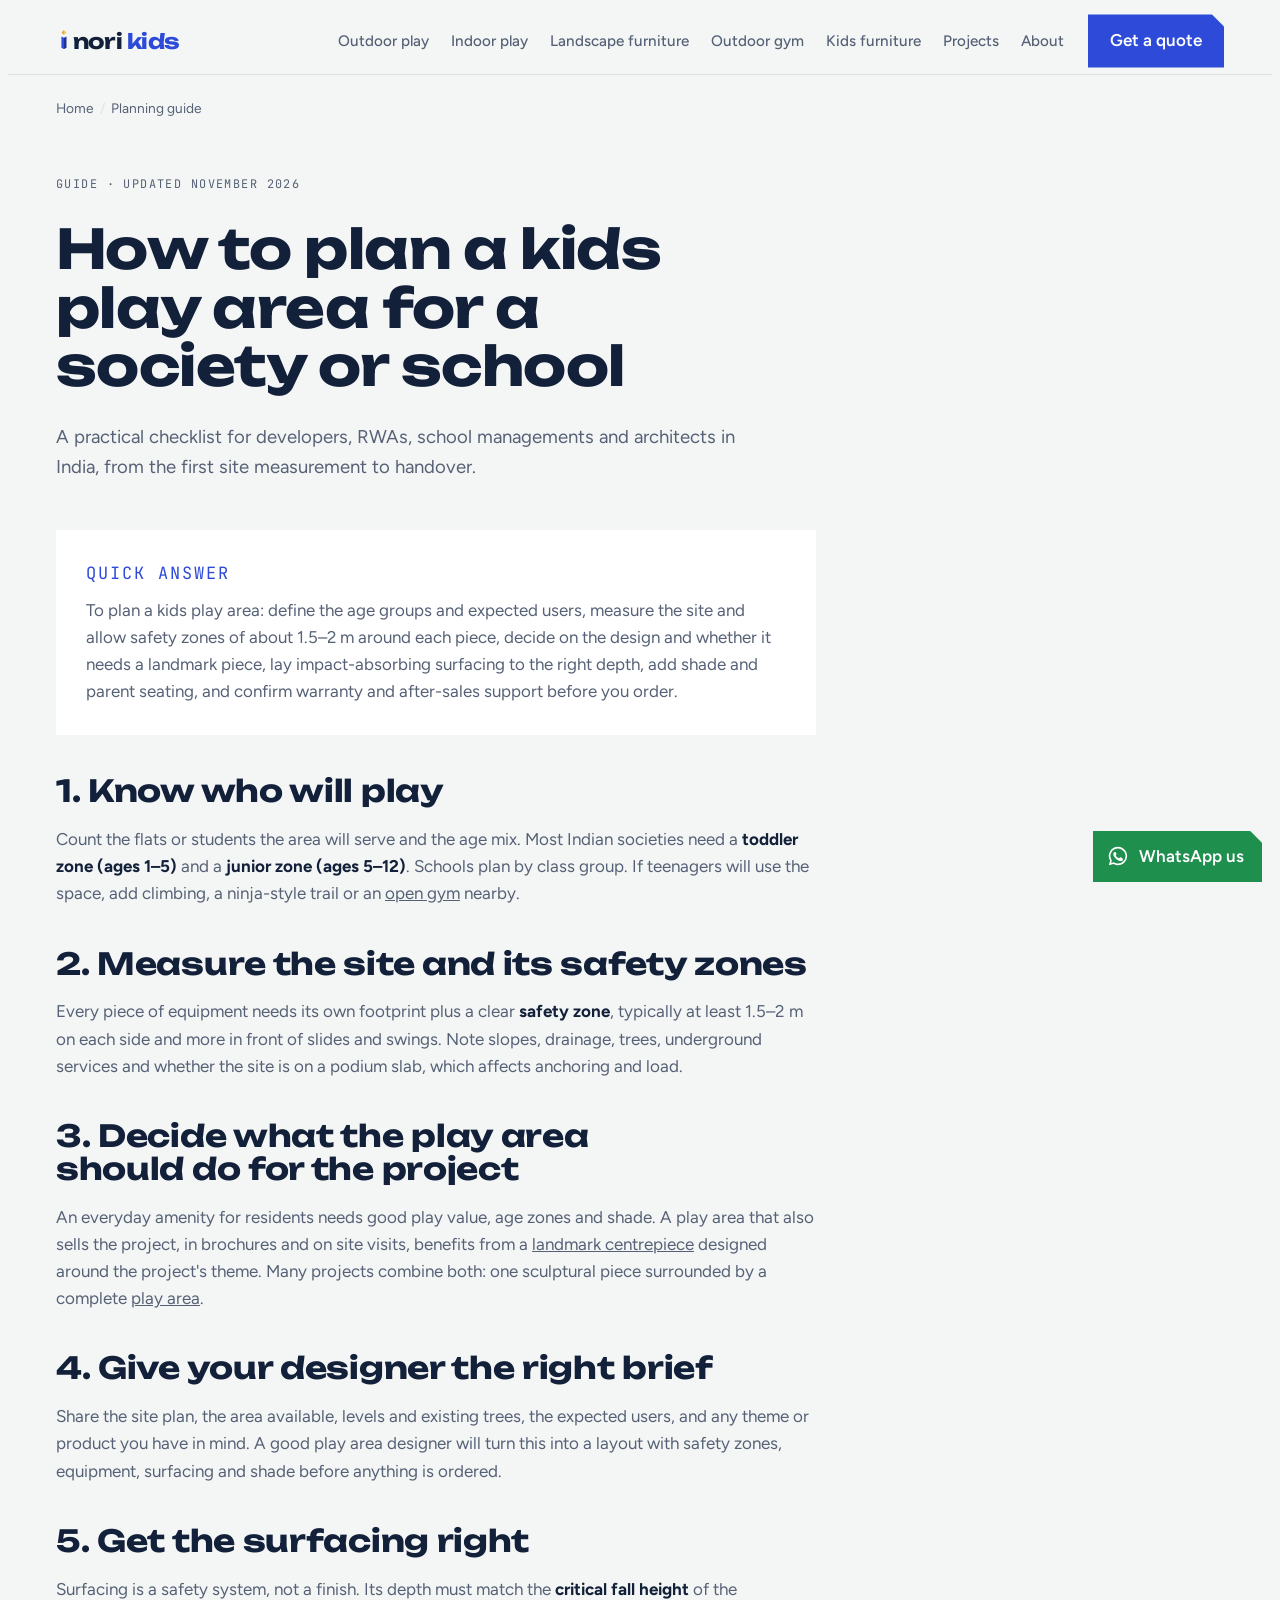
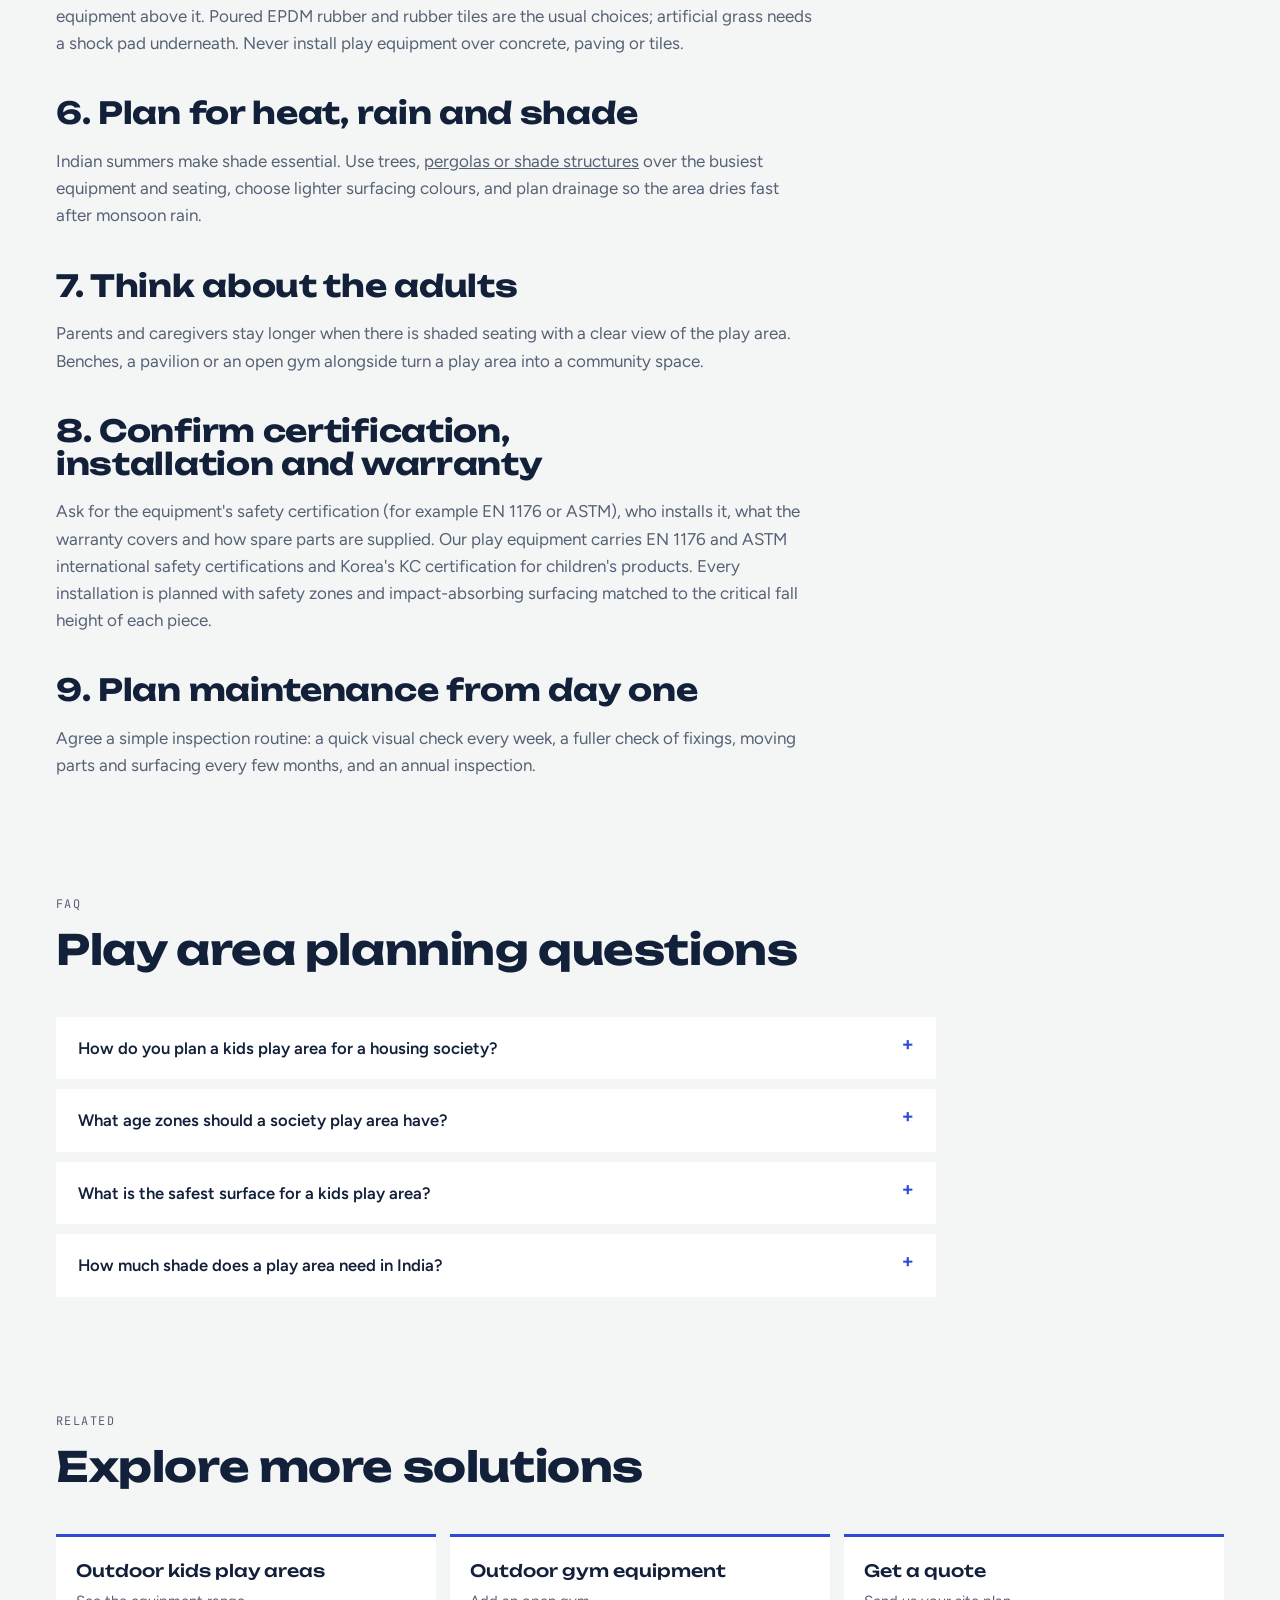
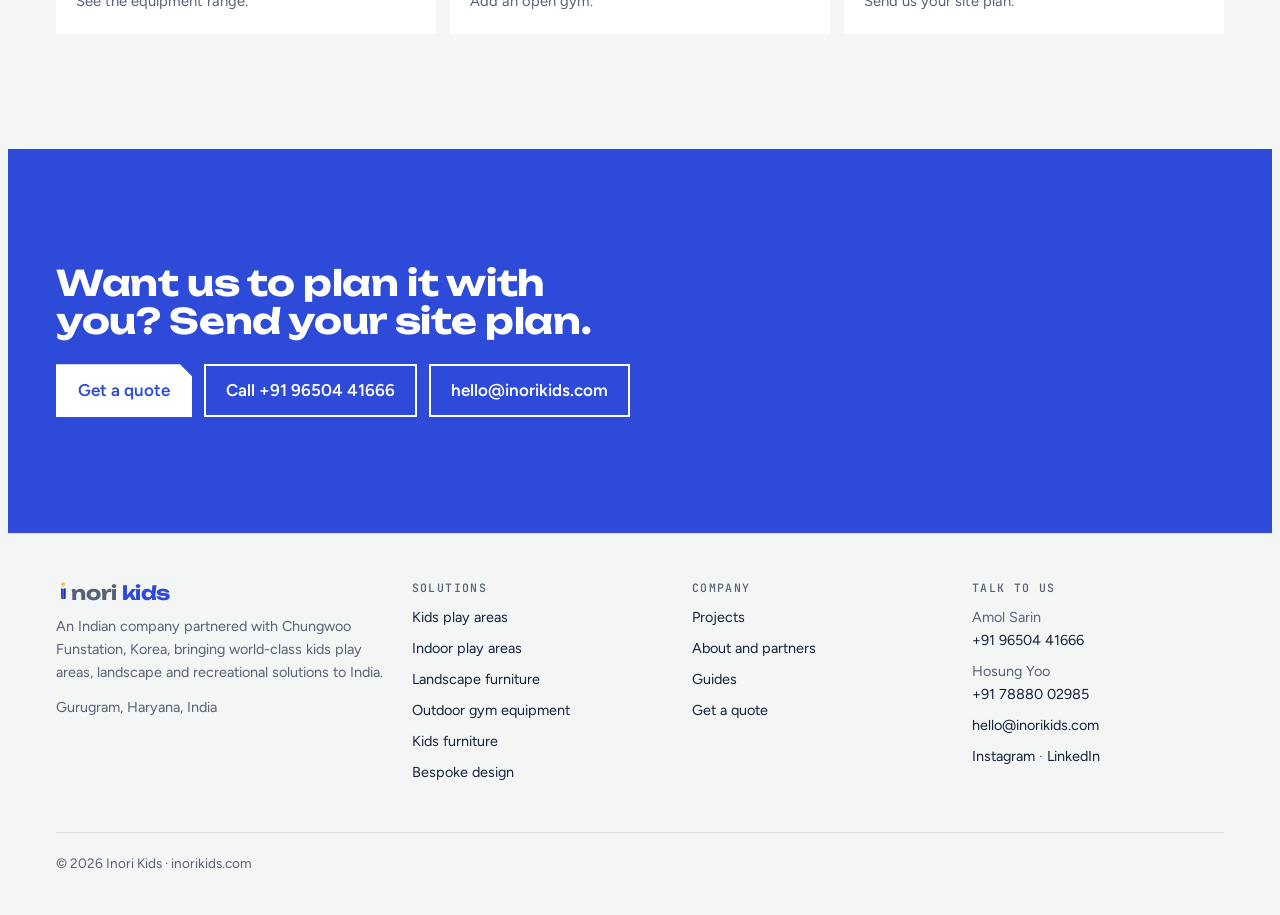
<file: kids-play-area-planning-guide.html>
<!doctype html>
<html lang="en-IN">
<head>
<meta charset="utf-8">
<meta name="viewport" content="width=device-width, initial-scale=1, viewport-fit=cover">
<title>How to Plan a Kids Play Area for a Society or School | Inori Kids</title>
<meta name="claude:viewport-fit-sides" content="cover">
<meta name="description" content="A step-by-step guide to planning a kids play area in India: age zones, safety zones, the design brief, safety surfacing, shade, seating, warranty and maintenance.">
<meta name="robots" content="index, follow, max-image-preview:large, max-snippet:-1">
<link rel="canonical" href="https://inorikids.com/kids-play-area-planning-guide">
<link rel="alternate" hreflang="en-in" href="https://inorikids.com/kids-play-area-planning-guide">
<link rel="alternate" hreflang="x-default" href="https://inorikids.com/kids-play-area-planning-guide">
<meta property="og:type" content="article">
<meta property="og:site_name" content="Inori Kids">
<meta property="og:locale" content="en_IN">
<meta property="og:title" content="How to Plan a Kids Play Area for a Society or School | Inori Kids">
<meta property="og:description" content="A step-by-step guide to planning a kids play area in India: age zones, safety zones, the design brief, safety surfacing, shade, seating, warranty and maintenance.">
<meta property="og:url" content="https://inorikids.com/kids-play-area-planning-guide">
<meta property="og:image" content="https://inorikids.com/img/blossom-aerial.webp">
<meta name="twitter:card" content="summary_large_image">
<meta name="theme-color" content="#13203A">
<link rel="icon" href="/favicon.svg" type="image/svg+xml">
<link rel="apple-touch-icon" href="/apple-touch-icon.png">
<link rel="manifest" href="/site.webmanifest">
<link rel="preconnect" href="https://fonts.googleapis.com">
<link rel="preconnect" href="https://fonts.gstatic.com" crossorigin>
<link rel="stylesheet" href="https://fonts.googleapis.com/css2?family=Unbounded:wght@500;700&family=Figtree:wght@400;500;600;700&family=JetBrains+Mono:wght@500&display=swap">
<link rel="stylesheet" href="/assets/styles.css">
<script async src="https://www.googletagmanager.com/gtag/js?id=G-6NPXFN3L0E"></script>
<script>window.dataLayer=window.dataLayer||[];function gtag(){dataLayer.push(arguments);}gtag('js',new Date());gtag('config','G-6NPXFN3L0E');</script>

<script type="application/ld+json">
{
 "@context": "https://schema.org",
 "@graph": [
  {
   "@type": "Organization",
   "@id": "https://inorikids.com/#organization",
   "name": "Inori Kids",
   "alternateName": [
    "iNori Kids",
    "inorikids"
   ],
   "url": "https://inorikids.com/",
   "logo": {
    "@type": "ImageObject",
    "url": "https://inorikids.com/logo-512.png",
    "width": 512,
    "height": 512
   },
   "image": "https://inorikids.com/og-image.jpg",
   "description": "Indian company partnered with Chungwoo Funstation of South Korea (with sister companies Spacetalk and Ittang), bringing world-class kids play areas, indoor play, landscape furniture, pavilions, kids furniture and outdoor gym equipment from Korea to India. Design, import, installation and guarantee.",
   "address": {
    "@type": "PostalAddress",
    "addressLocality": "Gurugram",
    "addressRegion": "Haryana",
    "addressCountry": "IN"
   },
   "areaServed": {
    "@type": "Country",
    "name": "India"
   },
   "sameAs": [
    "https://www.instagram.com/i_norikids/",
    "https://www.linkedin.com/company/inorikids/"
   ],
   "email": "hello@inorikids.com",
   "contactPoint": [
    {
     "@type": "ContactPoint",
     "telephone": "+91-96504-41666",
     "contactType": "sales",
     "areaServed": "IN",
     "name": "Amol Sarin",
     "email": "hello@inorikids.com"
    },
    {
     "@type": "ContactPoint",
     "telephone": "+91-78880-02985",
     "contactType": "sales",
     "areaServed": "IN",
     "name": "Hosung Yoo"
    }
   ],
   "knowsAbout": [
    "kids play area design",
    "playground equipment",
    "indoor play areas",
    "soft play",
    "landscape furniture",
    "pergolas and pavilions",
    "outdoor gym equipment",
    "kids furniture",
    "custom playground design",
    "playground safety surfacing"
   ]
  },
  {
   "@type": "Article",
   "headline": "How to plan a kids play area for a society or school",
   "datePublished": "2026-11-05",
   "dateModified": "2026-11-05",
   "author": {
    "@id": "https://inorikids.com/#organization"
   },
   "publisher": {
    "@id": "https://inorikids.com/#organization"
   },
   "image": "https://inorikids.com/img/blossom-aerial.webp",
   "inLanguage": "en-IN",
   "mainEntityOfPage": "https://inorikids.com/kids-play-area-planning-guide"
  },
  {
   "@type": "FAQPage",
   "mainEntity": [
    {
     "@type": "Question",
     "name": "How do you plan a kids play area for a housing society?",
     "acceptedAnswer": {
      "@type": "Answer",
      "text": "Start with who will use it (ages and numbers), then measure the available site, allow for safety zones around each piece, decide whether you want a landmark centrepiece, specify safety surfacing to the right depth, add shade and seating for parents, and agree warranty and after-sales terms before ordering."
     }
    },
    {
     "@type": "Question",
     "name": "What age zones should a society play area have?",
     "acceptedAnswer": {
      "@type": "Answer",
      "text": "At least two: a toddler zone for ages 1–5 with low platforms and small slides, and a junior zone for ages 5–12 with taller towers, climbing and faster slides. Keeping them apart reduces collisions and lets each zone be designed to the right fall height."
     }
    },
    {
     "@type": "Question",
     "name": "What is the safest surface for a kids play area?",
     "acceptedAnswer": {
      "@type": "Answer",
      "text": "Impact-absorbing surfacing laid to the depth required for the critical fall height of the equipment above it. Poured EPDM rubber and rubber tiles are the most common in India because they are durable, drain well and need little upkeep. Hard surfaces such as concrete or tiles should never be used under play equipment."
     }
    },
    {
     "@type": "Question",
     "name": "How much shade does a play area need in India?",
     "acceptedAnswer": {
      "@type": "Answer",
      "text": "As much as you can give it. Plan trees, pergolas or shade sails over the most-used equipment and seating, choose lighter surfacing colours, and orient slides away from direct afternoon sun, since metal and plastic surfaces can get very hot."
     }
    }
   ]
  },
  {
   "@type": "BreadcrumbList",
   "itemListElement": [
    {
     "@type": "ListItem",
     "position": 1,
     "name": "Home",
     "item": "https://inorikids.com/"
    },
    {
     "@type": "ListItem",
     "position": 2,
     "name": "Planning guide",
     "item": "https://inorikids.com/kids-play-area-planning-guide"
    }
   ]
  },
  {
   "@type": "WebPage",
   "@id": "https://inorikids.com/kids-play-area-planning-guide#webpage",
   "url": "https://inorikids.com/kids-play-area-planning-guide",
   "name": "How to Plan a Kids Play Area for a Society or School | Inori Kids",
   "description": "A step-by-step guide to planning a kids play area in India: age zones, safety zones, the design brief, safety surfacing, shade, seating, warranty and maintenance.",
   "isPartOf": {
    "@id": "https://inorikids.com/#website"
   },
   "about": {
    "@id": "https://inorikids.com/#organization"
   },
   "inLanguage": "en-IN",
   "primaryImageOfPage": "https://inorikids.com/img/blossom-aerial.webp"
  }
 ]
}
</script>
</head>
<body>
<a class="skip" href="#main">Skip to content</a>
<header>
  <div class="wrap nav">
    <a class="logo" href="/" aria-label="Inori Kids home"><svg viewBox="0 0 100 120" aria-hidden="true"><polygon points="50,0 34,16 50,32" fill="var(--sun)"/><polygon points="50,0 66,16 50,32" fill="var(--sun-light)"/><polygon points="34,40 50,48 50,120 34,112" fill="var(--accent)"/><polygon points="50,48 66,40 66,112 50,120" fill="var(--accent-deep)"/></svg>nori <span>kids</span></a>
    <nav aria-label="Main"><a href="/outdoor-play-areas">Outdoor play</a><a href="/indoor-play-areas">Indoor play</a><a href="/landscape-furniture">Landscape furniture</a><a href="/outdoor-gym-equipment">Outdoor gym</a><a href="/kids-furniture">Kids furniture</a><a href="/projects">Projects</a><a href="/about">About</a></nav>
    <details class="menu"><summary>Menu</summary><div class="menu-panel"><a href="/outdoor-play-areas">Outdoor play</a><a href="/indoor-play-areas">Indoor play</a><a href="/landscape-furniture">Landscape furniture</a><a href="/outdoor-gym-equipment">Outdoor gym</a><a href="/kids-furniture">Kids furniture</a><a href="/projects">Projects</a><a href="/about">About</a><a href="/custom-playground-design">Bespoke design</a><a href="/guides">Guides</a><a href="/contact">Contact</a></div></details>
    <a class="btn" href="/contact">Get a quote</a>
  </div>
</header>
<nav class="crumbs wrap" aria-label="Breadcrumb"><ol><li><a href="/">Home</a></li><li aria-current="page">Planning guide</li></ol></nav>
<main id="main">
<section class="page-hero" style="padding-bottom:24px"><div class="wrap"><div class="hero-copy" style="max-width:820px">
<p class="eyebrow">Guide · Updated November 2026</p><h1>How to plan a kids play area for a society or school</h1>
<p class="lead">A practical checklist for developers, RWAs, school managements and architects in India, from the first site measurement to handover.</p></div></div></section>
<section style="padding-top:24px"><div class="wrap"><article class="article">
<div class="answer"><p class="eyebrow">Quick answer</p><p>To plan a kids play area: define the age groups and expected users, measure the site and allow safety zones of about 1.5–2 m around each piece, decide on the design and whether it needs a landmark piece, lay impact-absorbing surfacing to the right depth, add shade and parent seating, and confirm warranty and after-sales support before you order.</p></div>
<h2>1. Know who will play</h2>
<p>Count the flats or students the area will serve and the age mix. Most Indian societies need a <strong>toddler zone (ages 1–5)</strong> and a <strong>junior zone (ages 5–12)</strong>. Schools plan by class group. If teenagers will use the space, add climbing, a ninja-style trail or an <a href="/outdoor-gym-equipment">open gym</a> nearby.</p>
<h2>2. Measure the site and its safety zones</h2>
<p>Every piece of equipment needs its own footprint plus a clear <strong>safety zone</strong>, typically at least 1.5–2 m on each side and more in front of slides and swings. Note slopes, drainage, trees, underground services and whether the site is on a podium slab, which affects anchoring and load.</p>
<h2>3. Decide what the play area should do for the project</h2>
<p>An everyday amenity for residents needs good play value, age zones and shade. A play area that also sells the project, in brochures and on site visits, benefits from a <a href="/custom-playground-design">landmark centrepiece</a> designed around the project's theme. Many projects combine both: one sculptural piece surrounded by a complete <a href="/outdoor-play-areas">play area</a>.</p>
<h2>4. Give your designer the right brief</h2>
<p>Share the site plan, the area available, levels and existing trees, the expected users, and any theme or product you have in mind. A good play area designer will turn this into a layout with safety zones, equipment, surfacing and shade before anything is ordered.</p>
<h2>5. Get the surfacing right</h2>
<p>Surfacing is a safety system, not a finish. Its depth must match the <strong>critical fall height</strong> of the equipment above it. Poured EPDM rubber and rubber tiles are the usual choices; artificial grass needs a shock pad underneath. Never install play equipment over concrete, paving or tiles.</p>
<h2>6. Plan for heat, rain and shade</h2>
<p>Indian summers make shade essential. Use trees, <a href="/landscape-furniture">pergolas or shade structures</a> over the busiest equipment and seating, choose lighter surfacing colours, and plan drainage so the area dries fast after monsoon rain.</p>
<h2>7. Think about the adults</h2>
<p>Parents and caregivers stay longer when there is shaded seating with a clear view of the play area. Benches, a pavilion or an open gym alongside turn a play area into a community space.</p>
<h2>8. Confirm certification, installation and warranty</h2>
<p>Ask for the equipment's safety certification (for example EN 1176 or ASTM), who installs it, what the warranty covers and how spare parts are supplied. Our play equipment carries EN 1176 and ASTM international safety certifications and Korea's KC certification for children's products. Every installation is planned with safety zones and impact-absorbing surfacing matched to the critical fall height of each piece.</p>
<h2>9. Plan maintenance from day one</h2>
<p>Agree a simple inspection routine: a quick visual check every week, a fuller check of fixings, moving parts and surfacing every few months, and an annual inspection.</p>
</article></div></section>
<section class="" style="padding-top:0"><div class="wrap"><div class="sec-head"><p class="eyebrow">FAQ</p><h2>Play area planning questions</h2></div><div class="faq"><details><summary>How do you plan a kids play area for a housing society?</summary><p>Start with who will use it (ages and numbers), then measure the available site, allow for safety zones around each piece, decide whether you want a landmark centrepiece, specify safety surfacing to the right depth, add shade and seating for parents, and agree warranty and after-sales terms before ordering.</p></details><details><summary>What age zones should a society play area have?</summary><p>At least two: a toddler zone for ages 1–5 with low platforms and small slides, and a junior zone for ages 5–12 with taller towers, climbing and faster slides. Keeping them apart reduces collisions and lets each zone be designed to the right fall height.</p></details><details><summary>What is the safest surface for a kids play area?</summary><p>Impact-absorbing surfacing laid to the depth required for the critical fall height of the equipment above it. Poured EPDM rubber and rubber tiles are the most common in India because they are durable, drain well and need little upkeep. Hard surfaces such as concrete or tiles should never be used under play equipment.</p></details><details><summary>How much shade does a play area need in India?</summary><p>As much as you can give it. Plan trees, pergolas or shade sails over the most-used equipment and seating, choose lighter surfacing colours, and orient slides away from direct afternoon sun, since metal and plastic surfaces can get very hot.</p></details></div></div></section>
<section class="" style="padding-top:0"><div class="wrap"><div class="sec-head"><p class="eyebrow">Related</p><h2>Explore more solutions</h2></div><div class="related"><a href="/outdoor-play-areas"><b>Outdoor kids play areas</b><span>See the equipment range.</span></a><a href="/outdoor-gym-equipment"><b>Outdoor gym equipment</b><span>Add an open gym.</span></a><a href="/contact"><b>Get a quote</b><span>Send us your site plan.</span></a></div></div></section>
<section class="cta-band"><div class="wrap"><h2>Want us to plan it with you? Send your site plan.</h2><div class="acts">
<a class="btn" href="/contact">Get a quote</a><a class="btn ghost" href="tel:+919650441666">Call +91 96504 41666</a><a class="btn ghost" href="mailto:hello@inorikids.com">hello@inorikids.com</a></div></div></section>
</main>
<footer>
  <div class="wrap">
    <div class="fgrid">
      <div style="display:grid;gap:12px;align-content:start">
        <a class="logo" href="/" aria-label="Inori Kids home" style="font-size:1.2rem"><svg viewBox="0 0 100 120" aria-hidden="true"><polygon points="50,0 34,16 50,32" fill="var(--sun)"/><polygon points="50,0 66,16 50,32" fill="var(--sun-light)"/><polygon points="34,40 50,48 50,120 34,112" fill="var(--accent)"/><polygon points="50,48 66,40 66,112 50,120" fill="var(--accent-deep)"/></svg>nori <span>kids</span></a>
        <p>An Indian company partnered with Chungwoo Funstation, Korea, bringing world-class kids play areas, landscape and recreational solutions to India.</p><p>Gurugram, Haryana, India</p>
      </div>
      <div><h2>Solutions</h2><ul>
        <li><a href="/outdoor-play-areas">Kids play areas</a></li>
        <li><a href="/indoor-play-areas">Indoor play areas</a></li>
        <li><a href="/landscape-furniture">Landscape furniture</a></li>
        <li><a href="/outdoor-gym-equipment">Outdoor gym equipment</a></li>
        <li><a href="/kids-furniture">Kids furniture</a></li>
        <li><a href="/custom-playground-design">Bespoke design</a></li>
      </ul></div>
      <div><h2>Company</h2><ul>
        <li><a href="/projects">Projects</a></li>
        <li><a href="/about">About and partners</a></li>
        <li><a href="/guides">Guides</a></li>
        <li><a href="/contact">Get a quote</a></li>
      </ul></div>
      <div><h2>Talk to us</h2><ul>
        <li>Amol Sarin<br><a href="tel:+919650441666">+91 96504 41666</a></li>
        <li>Hosung Yoo<br><a href="tel:+917888002985">+91 78880 02985</a></li>
        <li><a href="mailto:hello@inorikids.com">hello@inorikids.com</a></li>
        <li><a href="https://www.instagram.com/i_norikids/" target="_blank" rel="noopener">Instagram</a> · <a href="https://www.linkedin.com/company/inorikids/" target="_blank" rel="noopener">LinkedIn</a></li>
      </ul></div>
    </div>
    <p class="fine">© 2026 Inori Kids · inorikids.com</p>
  </div>
</footer>
<a class="wa" href="https://wa.me/919650441666?text=Hi%20Inori%20Kids,%20I%20would%20like%20to%20discuss%20a%20project." target="_blank" rel="noopener" aria-label="Chat with Inori Kids on WhatsApp"><svg viewBox="0 0 24 24" aria-hidden="true"><path fill="currentColor" d="M12 2a10 10 0 0 0-8.6 15.1L2 22l5-1.3A10 10 0 1 0 12 2Zm0 18.2a8.2 8.2 0 0 1-4.2-1.1l-.3-.2-3 .8.8-2.9-.2-.3A8.2 8.2 0 1 1 12 20.2Zm4.5-6.1c-.2-.1-1.5-.7-1.7-.8-.2-.1-.4-.1-.6.1l-.8 1c-.1.2-.3.2-.5.1a6.7 6.7 0 0 1-3.3-2.9c-.2-.4.2-.4.7-1.3.1-.2 0-.3 0-.4l-.8-1.8c-.2-.5-.4-.4-.6-.4h-.5a1 1 0 0 0-.7.3 3 3 0 0 0-.9 2.2 5.2 5.2 0 0 0 1.1 2.7 11.8 11.8 0 0 0 4.5 4c1.7.7 2.3.8 3.2.6.5-.1 1.5-.6 1.7-1.2.2-.6.2-1.1.1-1.2l-.4-.2Z"/></svg><span>WhatsApp us</span></a>
<script src="/assets/main.js" defer></script>
</body>
</html>
</file>
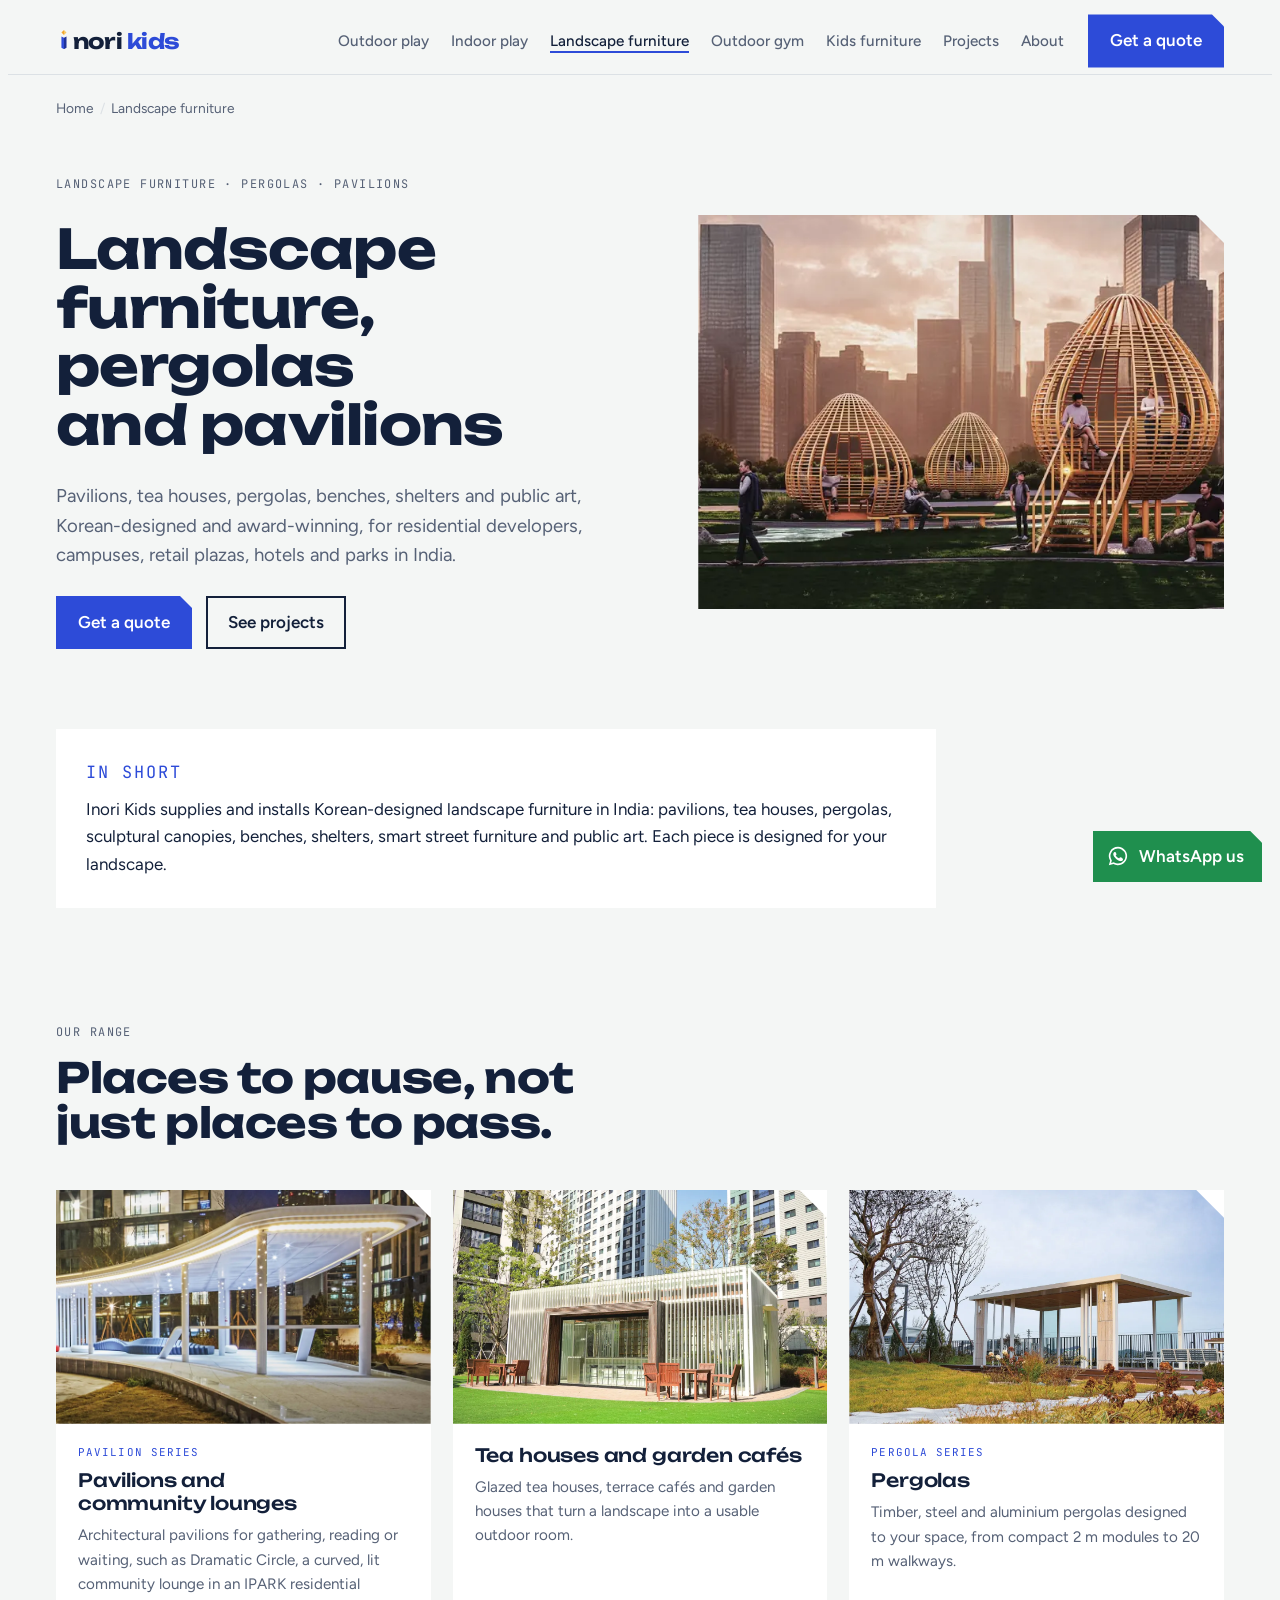
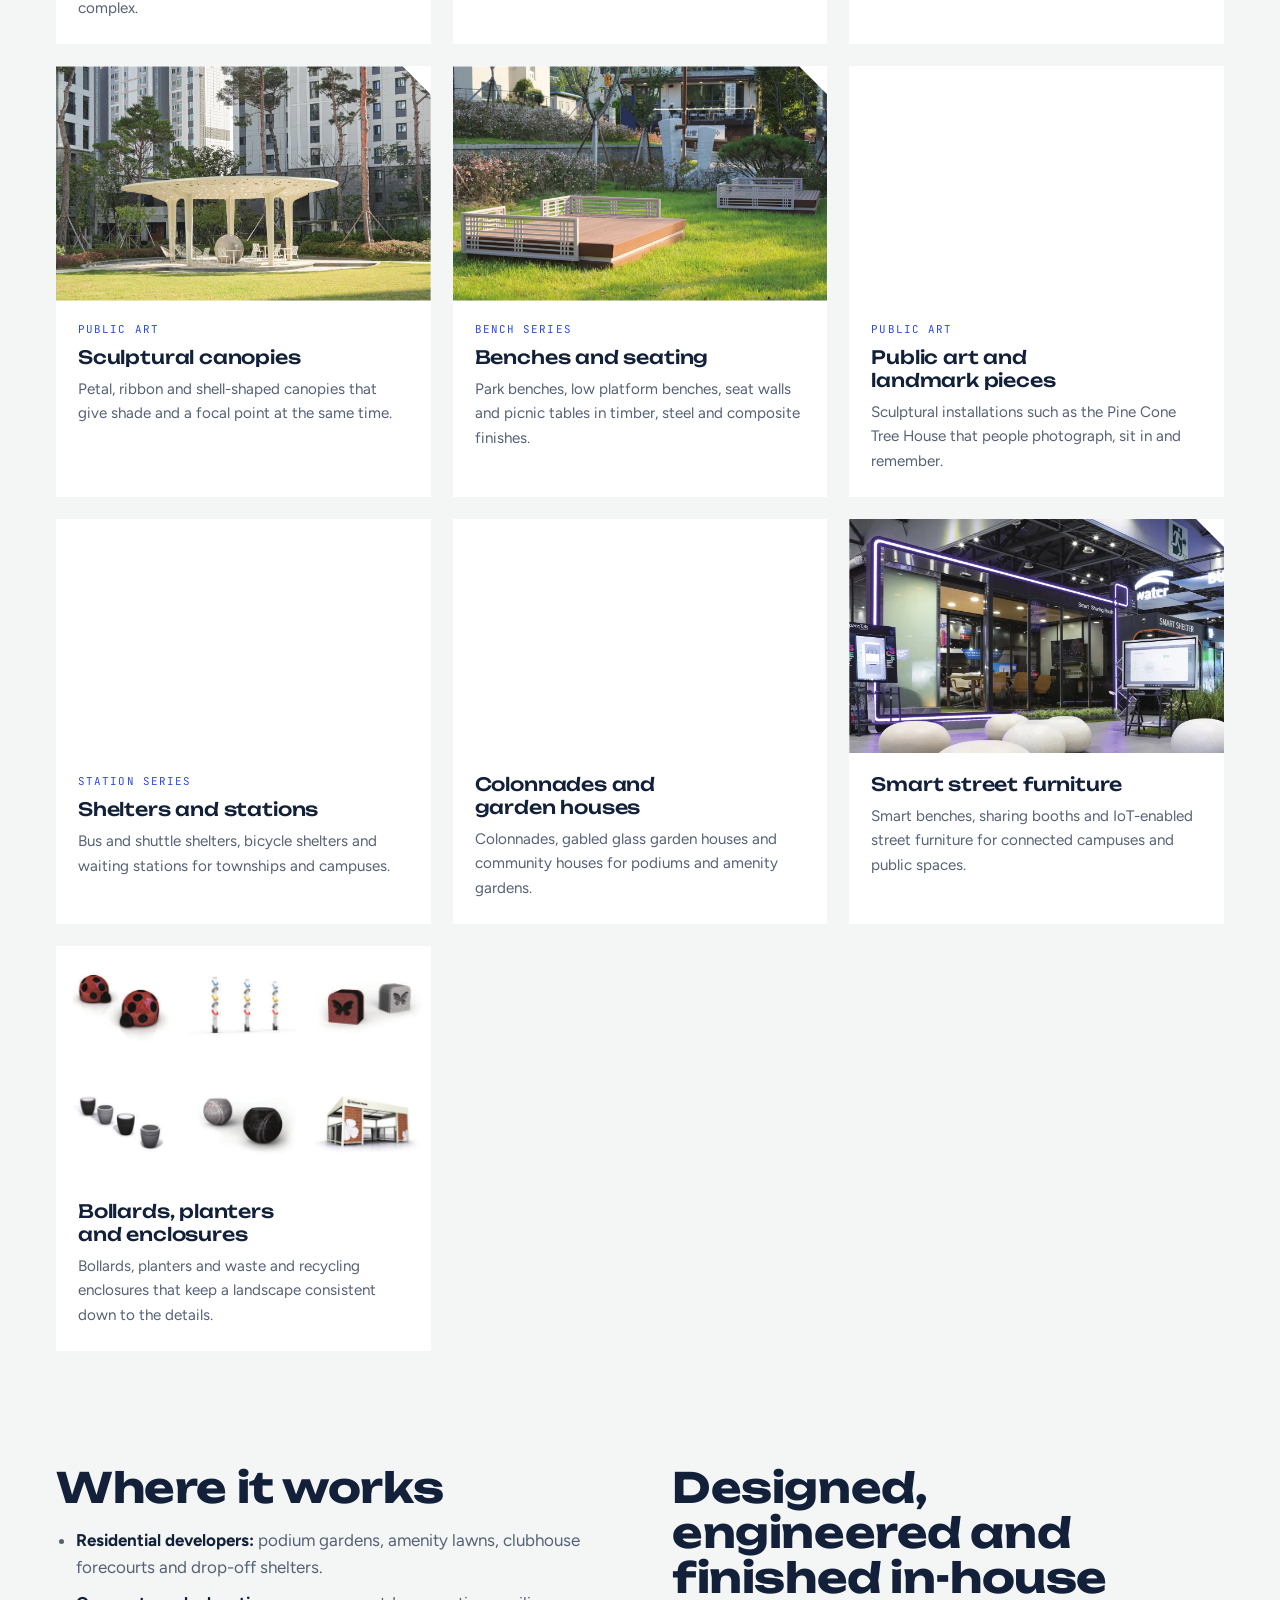
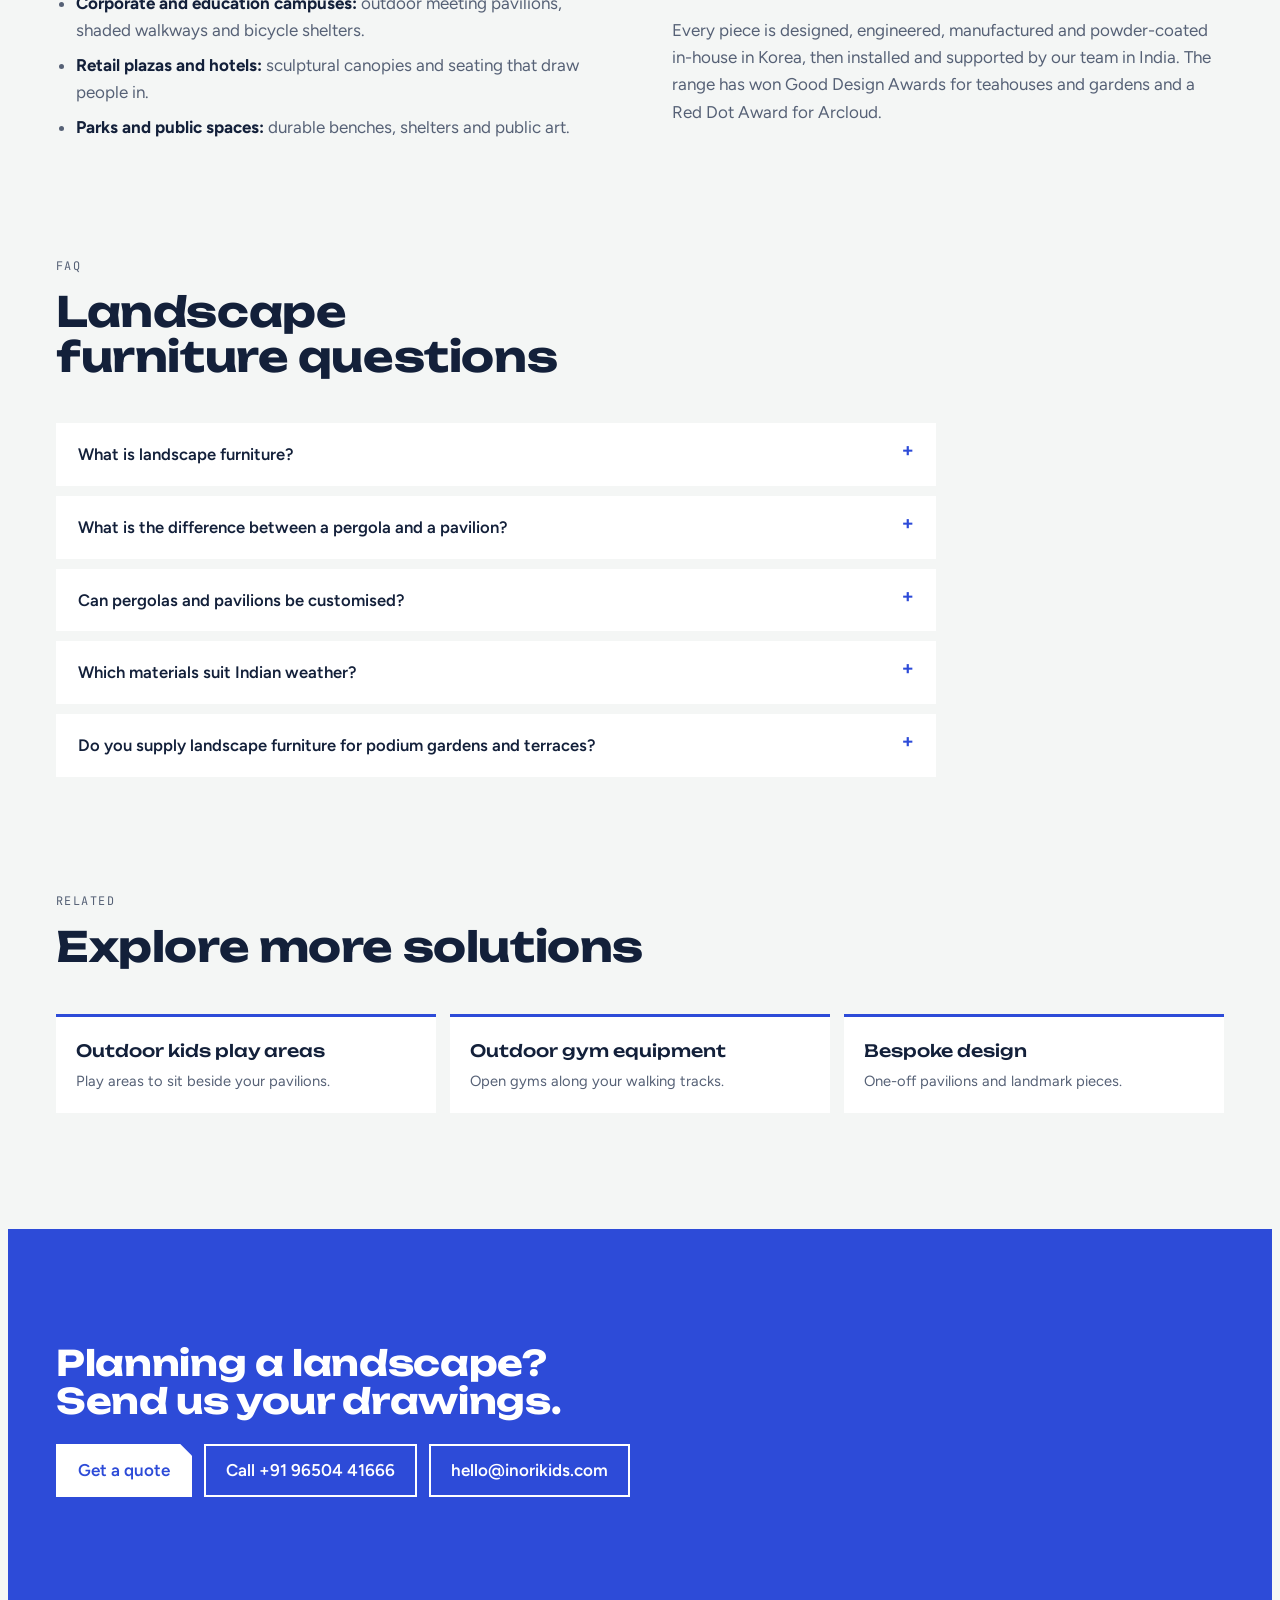
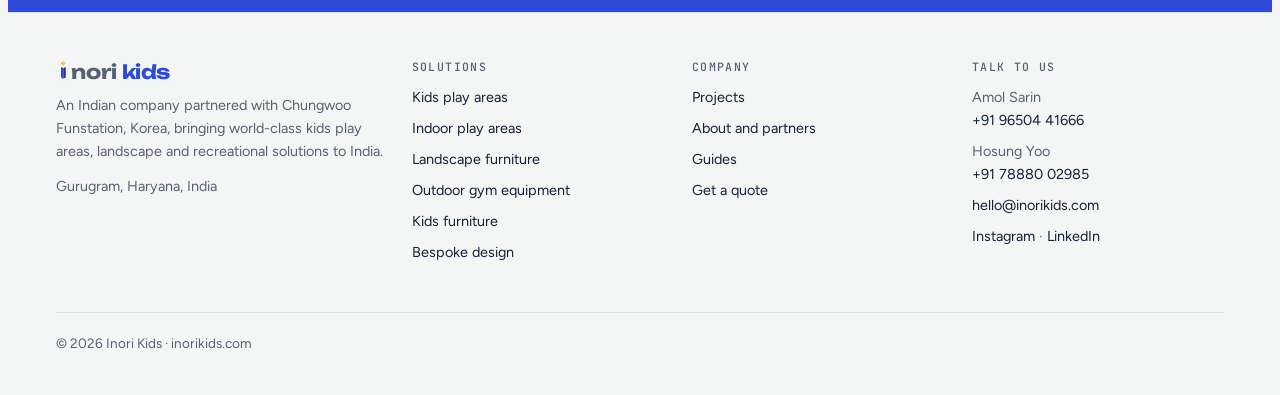
<file: landscape-furniture.html>
<!doctype html>
<html lang="en-IN">
<head>
<meta charset="utf-8">
<meta name="viewport" content="width=device-width, initial-scale=1, viewport-fit=cover">
<title>Landscape Furniture, Pergolas &amp; Pavilions in India | Inori Kids</title>
<meta name="claude:viewport-fit-sides" content="cover">
<meta name="description" content="Landscape furniture for developers, campuses and parks in India: pavilions, tea houses, pergolas, benches, shelters, smart street furniture and public art. Award-winning Korean design.">
<meta name="robots" content="index, follow, max-image-preview:large, max-snippet:-1">
<link rel="canonical" href="https://inorikids.com/landscape-furniture">
<link rel="alternate" hreflang="en-in" href="https://inorikids.com/landscape-furniture">
<link rel="alternate" hreflang="x-default" href="https://inorikids.com/landscape-furniture">
<meta property="og:type" content="website">
<meta property="og:site_name" content="Inori Kids">
<meta property="og:locale" content="en_IN">
<meta property="og:title" content="Landscape Furniture, Pergolas &amp; Pavilions in India | Inori Kids">
<meta property="og:description" content="Landscape furniture for developers, campuses and parks in India: pavilions, tea houses, pergolas, benches, shelters, smart street furniture and public art. Award-winning Korean design.">
<meta property="og:url" content="https://inorikids.com/landscape-furniture">
<meta property="og:image" content="https://inorikids.com/img/dramatic-circle.webp">
<meta name="twitter:card" content="summary_large_image">
<meta name="theme-color" content="#13203A">
<link rel="icon" href="/favicon.svg" type="image/svg+xml">
<link rel="apple-touch-icon" href="/apple-touch-icon.png">
<link rel="manifest" href="/site.webmanifest">
<link rel="preconnect" href="https://fonts.googleapis.com">
<link rel="preconnect" href="https://fonts.gstatic.com" crossorigin>
<link rel="stylesheet" href="https://fonts.googleapis.com/css2?family=Unbounded:wght@500;700&family=Figtree:wght@400;500;600;700&family=JetBrains+Mono:wght@500&display=swap">
<link rel="stylesheet" href="/assets/styles.css">
<script async src="https://www.googletagmanager.com/gtag/js?id=G-6NPXFN3L0E"></script>
<script>window.dataLayer=window.dataLayer||[];function gtag(){dataLayer.push(arguments);}gtag('js',new Date());gtag('config','G-6NPXFN3L0E');</script>

<script type="application/ld+json">
{
 "@context": "https://schema.org",
 "@graph": [
  {
   "@type": "Organization",
   "@id": "https://inorikids.com/#organization",
   "name": "Inori Kids",
   "alternateName": [
    "iNori Kids",
    "inorikids"
   ],
   "url": "https://inorikids.com/",
   "logo": {
    "@type": "ImageObject",
    "url": "https://inorikids.com/logo-512.png",
    "width": 512,
    "height": 512
   },
   "image": "https://inorikids.com/og-image.jpg",
   "description": "Indian company partnered with Chungwoo Funstation of South Korea (with sister companies Spacetalk and Ittang), bringing world-class kids play areas, indoor play, landscape furniture, pavilions, kids furniture and outdoor gym equipment from Korea to India. Design, import, installation and guarantee.",
   "address": {
    "@type": "PostalAddress",
    "addressLocality": "Gurugram",
    "addressRegion": "Haryana",
    "addressCountry": "IN"
   },
   "areaServed": {
    "@type": "Country",
    "name": "India"
   },
   "sameAs": [
    "https://www.instagram.com/i_norikids/",
    "https://www.linkedin.com/company/inorikids/"
   ],
   "email": "hello@inorikids.com",
   "contactPoint": [
    {
     "@type": "ContactPoint",
     "telephone": "+91-96504-41666",
     "contactType": "sales",
     "areaServed": "IN",
     "name": "Amol Sarin",
     "email": "hello@inorikids.com"
    },
    {
     "@type": "ContactPoint",
     "telephone": "+91-78880-02985",
     "contactType": "sales",
     "areaServed": "IN",
     "name": "Hosung Yoo"
    }
   ],
   "knowsAbout": [
    "kids play area design",
    "playground equipment",
    "indoor play areas",
    "soft play",
    "landscape furniture",
    "pergolas and pavilions",
    "outdoor gym equipment",
    "kids furniture",
    "custom playground design",
    "playground safety surfacing"
   ]
  },
  {
   "@type": "Service",
   "@id": "https://inorikids.com/landscape-furniture#service",
   "name": "Landscape furniture, pergolas and pavilions",
   "serviceType": "Landscape and site furniture supply and installation",
   "description": "Supply and installation of landscape furniture, pergolas, pavilions and public art in India.",
   "provider": {
    "@id": "https://inorikids.com/#organization"
   },
   "areaServed": {
    "@type": "Country",
    "name": "India"
   },
   "url": "https://inorikids.com/landscape-furniture",
   "hasOfferCatalog": {
    "@type": "OfferCatalog",
    "name": "Landscape furniture, pergolas and pavilions",
    "itemListElement": [
     {
      "@type": "Offer",
      "itemOffered": {
       "@type": "Service",
       "name": "Pavilions and community lounges"
      }
     },
     {
      "@type": "Offer",
      "itemOffered": {
       "@type": "Service",
       "name": "Tea houses and garden cafés"
      }
     },
     {
      "@type": "Offer",
      "itemOffered": {
       "@type": "Service",
       "name": "Pergolas"
      }
     },
     {
      "@type": "Offer",
      "itemOffered": {
       "@type": "Service",
       "name": "Sculptural canopies"
      }
     },
     {
      "@type": "Offer",
      "itemOffered": {
       "@type": "Service",
       "name": "Benches and seating"
      }
     },
     {
      "@type": "Offer",
      "itemOffered": {
       "@type": "Service",
       "name": "Public art and landmark pieces"
      }
     },
     {
      "@type": "Offer",
      "itemOffered": {
       "@type": "Service",
       "name": "Shelters and stations"
      }
     },
     {
      "@type": "Offer",
      "itemOffered": {
       "@type": "Service",
       "name": "Colonnades and garden houses"
      }
     },
     {
      "@type": "Offer",
      "itemOffered": {
       "@type": "Service",
       "name": "Smart street furniture"
      }
     },
     {
      "@type": "Offer",
      "itemOffered": {
       "@type": "Service",
       "name": "Bollards, planters and enclosures"
      }
     }
    ]
   }
  },
  {
   "@type": "FAQPage",
   "mainEntity": [
    {
     "@type": "Question",
     "name": "What is landscape furniture?",
     "acceptedAnswer": {
      "@type": "Answer",
      "text": "Landscape furniture, also called site furniture or street furniture, is the fixed outdoor furniture in a landscape: benches, pergolas, pavilions, shelters, planters, bollards and public art. It makes outdoor spaces comfortable and gives them a recognisable identity."
     }
    },
    {
     "@type": "Question",
     "name": "What is the difference between a pergola and a pavilion?",
     "acceptedAnswer": {
      "@type": "Answer",
      "text": "A pergola is an open frame of posts and beams, sometimes with slats or a light canopy, that gives partial shade and defines a walkway or seating area. A pavilion is a fully roofed structure, sometimes enclosed with glass, that gives full shelter and can be used as a lounge, tea house or meeting space."
     }
    },
    {
     "@type": "Question",
     "name": "Can pergolas and pavilions be customised?",
     "acceptedAnswer": {
      "@type": "Answer",
      "text": "Yes. Every pavilion and pergola is designed for your landscape plan, and our team also creates one-off pavilions and canopies around your brand."
     }
    },
    {
     "@type": "Question",
     "name": "Which materials suit Indian weather?",
     "acceptedAnswer": {
      "@type": "Answer",
      "text": "For strong sun and heavy rain we recommend powder-coated steel or aluminium frames, stainless fixings, treated or composite timber and UV-stable finishes. Our partners powder-coat in-house, which keeps finish quality consistent."
     }
    },
    {
     "@type": "Question",
     "name": "Do you supply landscape furniture for podium gardens and terraces?",
     "acceptedAnswer": {
      "@type": "Answer",
      "text": "Yes. We check loading, fixing details and wind exposure for podiums and terraces, and choose bases and anchoring to suit the slab."
     }
    }
   ]
  },
  {
   "@type": "BreadcrumbList",
   "itemListElement": [
    {
     "@type": "ListItem",
     "position": 1,
     "name": "Home",
     "item": "https://inorikids.com/"
    },
    {
     "@type": "ListItem",
     "position": 2,
     "name": "Landscape furniture",
     "item": "https://inorikids.com/landscape-furniture"
    }
   ]
  },
  {
   "@type": "WebPage",
   "@id": "https://inorikids.com/landscape-furniture#webpage",
   "url": "https://inorikids.com/landscape-furniture",
   "name": "Landscape Furniture, Pergolas & Pavilions in India | Inori Kids",
   "description": "Landscape furniture for developers, campuses and parks in India: pavilions, tea houses, pergolas, benches, shelters, smart street furniture and public art. Award-winning Korean design.",
   "isPartOf": {
    "@id": "https://inorikids.com/#website"
   },
   "about": {
    "@id": "https://inorikids.com/#organization"
   },
   "inLanguage": "en-IN",
   "primaryImageOfPage": "https://inorikids.com/img/dramatic-circle.webp"
  }
 ]
}
</script>
</head>
<body>
<a class="skip" href="#main">Skip to content</a>
<header>
  <div class="wrap nav">
    <a class="logo" href="/" aria-label="Inori Kids home"><svg viewBox="0 0 100 120" aria-hidden="true"><polygon points="50,0 34,16 50,32" fill="var(--sun)"/><polygon points="50,0 66,16 50,32" fill="var(--sun-light)"/><polygon points="34,40 50,48 50,120 34,112" fill="var(--accent)"/><polygon points="50,48 66,40 66,112 50,120" fill="var(--accent-deep)"/></svg>nori <span>kids</span></a>
    <nav aria-label="Main"><a href="/outdoor-play-areas">Outdoor play</a><a href="/indoor-play-areas">Indoor play</a><a href="/landscape-furniture" aria-current="page">Landscape furniture</a><a href="/outdoor-gym-equipment">Outdoor gym</a><a href="/kids-furniture">Kids furniture</a><a href="/projects">Projects</a><a href="/about">About</a></nav>
    <details class="menu"><summary>Menu</summary><div class="menu-panel"><a href="/outdoor-play-areas">Outdoor play</a><a href="/indoor-play-areas">Indoor play</a><a href="/landscape-furniture">Landscape furniture</a><a href="/outdoor-gym-equipment">Outdoor gym</a><a href="/kids-furniture">Kids furniture</a><a href="/projects">Projects</a><a href="/about">About</a><a href="/custom-playground-design">Bespoke design</a><a href="/guides">Guides</a><a href="/contact">Contact</a></div></details>
    <a class="btn" href="/contact">Get a quote</a>
  </div>
</header>
<nav class="crumbs wrap" aria-label="Breadcrumb"><ol><li><a href="/">Home</a></li><li aria-current="page">Landscape furniture</li></ol></nav>
<main id="main">
<section class="page-hero"><div class="wrap"><div class="hero-grid">
  <div class="hero-copy"><p class="eyebrow">Landscape furniture · Pergolas · Pavilions</p><h1>Landscape furniture, pergolas and pavilions</h1><p class="lead">Pavilions, tea houses, pergolas, benches, shelters and public art, Korean-designed and award-winning, for residential developers, campuses, retail plazas, hotels and parks in India.</p><div class="hero-actions"><a class="btn " href="/contact">Get a quote</a><a class="btn ghost" href="/projects">See projects</a></div></div>
  <figure class="hero-img facet"><img src="/img/pinecone-city.webp" alt="Woven pinecone-shaped pavilions in a city park at sunset" width="1600" height="498" fetchpriority="high"></figure>
</div></div></section><section class="" style="padding-top:0"><div class="wrap"><div class="answer"><p class="eyebrow">In short</p><p>Inori Kids supplies and installs Korean-designed landscape furniture in India: pavilions, tea houses, pergolas, sculptural canopies, benches, shelters, smart street furniture and public art. Each piece is designed for your landscape.</p></div></div></section><section class="" style="padding-top:0"><div class="wrap"><div class="sec-head"><p class="eyebrow">Our range</p><h2>Places to pause, not just places to pass.</h2></div><div class="range"><article><div class="ph facet"><img src="/img/dramatic-circle.webp" alt="Curved white lounge pavilion lit at night" width="1600" height="1132" loading="lazy" decoding="async"></div><div class="txt"><p class="tag">Pavilion series</p><h3>Pavilions and community lounges</h3><p>Architectural pavilions for gathering, reading or waiting, such as Dramatic Circle, a curved, lit community lounge in an IPARK residential complex.</p></div></article><article><div class="ph facet"><img src="/img/wormhole-teahouse.webp" alt="White slatted tea house with outdoor seating on a lawn" width="1600" height="818" loading="lazy" decoding="async"></div><div class="txt"><h3>Tea houses and garden cafés</h3><p>Glazed tea houses, terrace cafés and garden houses that turn a landscape into a usable outdoor room.</p></div></article><article><div class="ph facet"><img src="/img/ocean-pergola.webp" alt="Timber and white pergola on a seafront lawn" width="1600" height="818" loading="lazy" decoding="async"></div><div class="txt"><p class="tag">Pergola series</p><h3>Pergolas</h3><p>Timber, steel and aluminium pergolas designed to your space, from compact 2 m modules to 20 m walkways.</p></div></article><article><div class="ph facet"><img src="/img/flower-petal.webp" alt="White petal-shaped canopy over garden seating" width="1600" height="818" loading="lazy" decoding="async"></div><div class="txt"><p class="tag">Public art</p><h3>Sculptural canopies</h3><p>Petal, ribbon and shell-shaped canopies that give shade and a focal point at the same time.</p></div></article><article><div class="ph facet"><img src="/img/low-bench.webp" alt="Patterned low platform bench on a lawn" width="1600" height="818" loading="lazy" decoding="async"></div><div class="txt"><p class="tag">Bench series</p><h3>Benches and seating</h3><p>Park benches, low platform benches, seat walls and picnic tables in timber, steel and composite finishes.</p></div></article><article><div class="ph facet"><img src="/img/pinecone-treehouse.webp" alt="Three woven pinecone-shaped tree houses on a lawn" width="1600" height="818" loading="lazy" decoding="async"></div><div class="txt"><p class="tag">Public art</p><h3>Public art and landmark pieces</h3><p>Sculptural installations such as the Pine Cone Tree House that people photograph, sit in and remember.</p></div></article><article><div class="ph facet"><img src="/img/station-shelter-glass.webp" alt="Glazed station shelter with seating, steel and timber frame" width="1600" height="1000" loading="lazy" decoding="async"></div><div class="txt"><p class="tag">Station series</p><h3>Shelters and stations</h3><p>Bus and shuttle shelters, bicycle shelters and waiting stations for townships and campuses.</p></div></article><article><div class="ph facet"><img src="/img/greenery-house.webp" alt="Gabled glass garden house with timber cladding" width="1600" height="818" loading="lazy" decoding="async"></div><div class="txt"><h3>Colonnades and garden houses</h3><p>Colonnades, gabled glass garden houses and community houses for podiums and amenity gardens.</p></div></article><article><div class="ph facet"><img src="/img/smart-sharing-booth.webp" alt="Smart sharing booth with LED lighting and digital displays" width="1600" height="811" loading="lazy" decoding="async"></div><div class="txt"><h3>Smart street furniture</h3><p>Smart benches, sharing booths and IoT-enabled street furniture for connected campuses and public spaces.</p></div></article><article><div class="ph facet"><img src="/img/bollards-planters-enclosures.webp" alt="Ladybird and butterfly bollards, decorative posts, planters, stone seats and a recycling enclosure" width="1600" height="1000" loading="lazy" decoding="async"></div><div class="txt"><h3>Bollards, planters and enclosures</h3><p>Bollards, planters and waste and recycling enclosures that keep a landscape consistent down to the details.</p></div></article></div></div></section><section class="" style="padding-top:0"><div class="wrap"><div class="prose"><div class="col"><h2>Where it works</h2>
<ul><li><strong>Residential developers:</strong> podium gardens, amenity lawns, clubhouse forecourts and drop-off shelters.</li>
<li><strong>Corporate and education campuses:</strong> outdoor meeting pavilions, shaded walkways and bicycle shelters.</li>
<li><strong>Retail plazas and hotels:</strong> sculptural canopies and seating that draw people in.</li>
<li><strong>Parks and public spaces:</strong> durable benches, shelters and public art.</li></ul></div>
<div class="col"><h2>Designed, engineered and finished in-house</h2><p>Every piece is designed, engineered, manufactured and powder-coated in-house in Korea, then installed and supported by our team in India. The range has won Good Design Awards for teahouses and gardens and a Red Dot Award for Arcloud.</p></div></div></div></section><section class="" style="padding-top:0"><div class="wrap"><div class="sec-head"><p class="eyebrow">FAQ</p><h2>Landscape furniture questions</h2></div><div class="faq"><details><summary>What is landscape furniture?</summary><p>Landscape furniture, also called site furniture or street furniture, is the fixed outdoor furniture in a landscape: benches, pergolas, pavilions, shelters, planters, bollards and public art. It makes outdoor spaces comfortable and gives them a recognisable identity.</p></details><details><summary>What is the difference between a pergola and a pavilion?</summary><p>A pergola is an open frame of posts and beams, sometimes with slats or a light canopy, that gives partial shade and defines a walkway or seating area. A pavilion is a fully roofed structure, sometimes enclosed with glass, that gives full shelter and can be used as a lounge, tea house or meeting space.</p></details><details><summary>Can pergolas and pavilions be customised?</summary><p>Yes. Every pavilion and pergola is designed for your landscape plan, and our team also creates one-off pavilions and canopies around your brand.</p></details><details><summary>Which materials suit Indian weather?</summary><p>For strong sun and heavy rain we recommend powder-coated steel or aluminium frames, stainless fixings, treated or composite timber and UV-stable finishes. Our partners powder-coat in-house, which keeps finish quality consistent.</p></details><details><summary>Do you supply landscape furniture for podium gardens and terraces?</summary><p>Yes. We check loading, fixing details and wind exposure for podiums and terraces, and choose bases and anchoring to suit the slab.</p></details></div></div></section><section class="" style="padding-top:0"><div class="wrap"><div class="sec-head"><p class="eyebrow">Related</p><h2>Explore more solutions</h2></div><div class="related"><a href="/outdoor-play-areas"><b>Outdoor kids play areas</b><span>Play areas to sit beside your pavilions.</span></a><a href="/outdoor-gym-equipment"><b>Outdoor gym equipment</b><span>Open gyms along your walking tracks.</span></a><a href="/custom-playground-design"><b>Bespoke design</b><span>One-off pavilions and landmark pieces.</span></a></div></div></section><section class="cta-band"><div class="wrap"><h2>Planning a landscape? Send us your drawings.</h2><div class="acts">
<a class="btn" href="/contact">Get a quote</a><a class="btn ghost" href="tel:+919650441666">Call +91 96504 41666</a><a class="btn ghost" href="mailto:hello@inorikids.com">hello@inorikids.com</a></div></div></section>
</main>
<footer>
  <div class="wrap">
    <div class="fgrid">
      <div style="display:grid;gap:12px;align-content:start">
        <a class="logo" href="/" aria-label="Inori Kids home" style="font-size:1.2rem"><svg viewBox="0 0 100 120" aria-hidden="true"><polygon points="50,0 34,16 50,32" fill="var(--sun)"/><polygon points="50,0 66,16 50,32" fill="var(--sun-light)"/><polygon points="34,40 50,48 50,120 34,112" fill="var(--accent)"/><polygon points="50,48 66,40 66,112 50,120" fill="var(--accent-deep)"/></svg>nori <span>kids</span></a>
        <p>An Indian company partnered with Chungwoo Funstation, Korea, bringing world-class kids play areas, landscape and recreational solutions to India.</p><p>Gurugram, Haryana, India</p>
      </div>
      <div><h2>Solutions</h2><ul>
        <li><a href="/outdoor-play-areas">Kids play areas</a></li>
        <li><a href="/indoor-play-areas">Indoor play areas</a></li>
        <li><a href="/landscape-furniture">Landscape furniture</a></li>
        <li><a href="/outdoor-gym-equipment">Outdoor gym equipment</a></li>
        <li><a href="/kids-furniture">Kids furniture</a></li>
        <li><a href="/custom-playground-design">Bespoke design</a></li>
      </ul></div>
      <div><h2>Company</h2><ul>
        <li><a href="/projects">Projects</a></li>
        <li><a href="/about">About and partners</a></li>
        <li><a href="/guides">Guides</a></li>
        <li><a href="/contact">Get a quote</a></li>
      </ul></div>
      <div><h2>Talk to us</h2><ul>
        <li>Amol Sarin<br><a href="tel:+919650441666">+91 96504 41666</a></li>
        <li>Hosung Yoo<br><a href="tel:+917888002985">+91 78880 02985</a></li>
        <li><a href="mailto:hello@inorikids.com">hello@inorikids.com</a></li>
        <li><a href="https://www.instagram.com/i_norikids/" target="_blank" rel="noopener">Instagram</a> · <a href="https://www.linkedin.com/company/inorikids/" target="_blank" rel="noopener">LinkedIn</a></li>
      </ul></div>
    </div>
    <p class="fine">© 2026 Inori Kids · inorikids.com</p>
  </div>
</footer>
<a class="wa" href="https://wa.me/919650441666?text=Hi%20Inori%20Kids,%20I%20would%20like%20to%20discuss%20a%20project." target="_blank" rel="noopener" aria-label="Chat with Inori Kids on WhatsApp"><svg viewBox="0 0 24 24" aria-hidden="true"><path fill="currentColor" d="M12 2a10 10 0 0 0-8.6 15.1L2 22l5-1.3A10 10 0 1 0 12 2Zm0 18.2a8.2 8.2 0 0 1-4.2-1.1l-.3-.2-3 .8.8-2.9-.2-.3A8.2 8.2 0 1 1 12 20.2Zm4.5-6.1c-.2-.1-1.5-.7-1.7-.8-.2-.1-.4-.1-.6.1l-.8 1c-.1.2-.3.2-.5.1a6.7 6.7 0 0 1-3.3-2.9c-.2-.4.2-.4.7-1.3.1-.2 0-.3 0-.4l-.8-1.8c-.2-.5-.4-.4-.6-.4h-.5a1 1 0 0 0-.7.3 3 3 0 0 0-.9 2.2 5.2 5.2 0 0 0 1.1 2.7 11.8 11.8 0 0 0 4.5 4c1.7.7 2.3.8 3.2.6.5-.1 1.5-.6 1.7-1.2.2-.6.2-1.1.1-1.2l-.4-.2Z"/></svg><span>WhatsApp us</span></a>
<script src="/assets/main.js" defer></script>
</body>
</html>
</file>
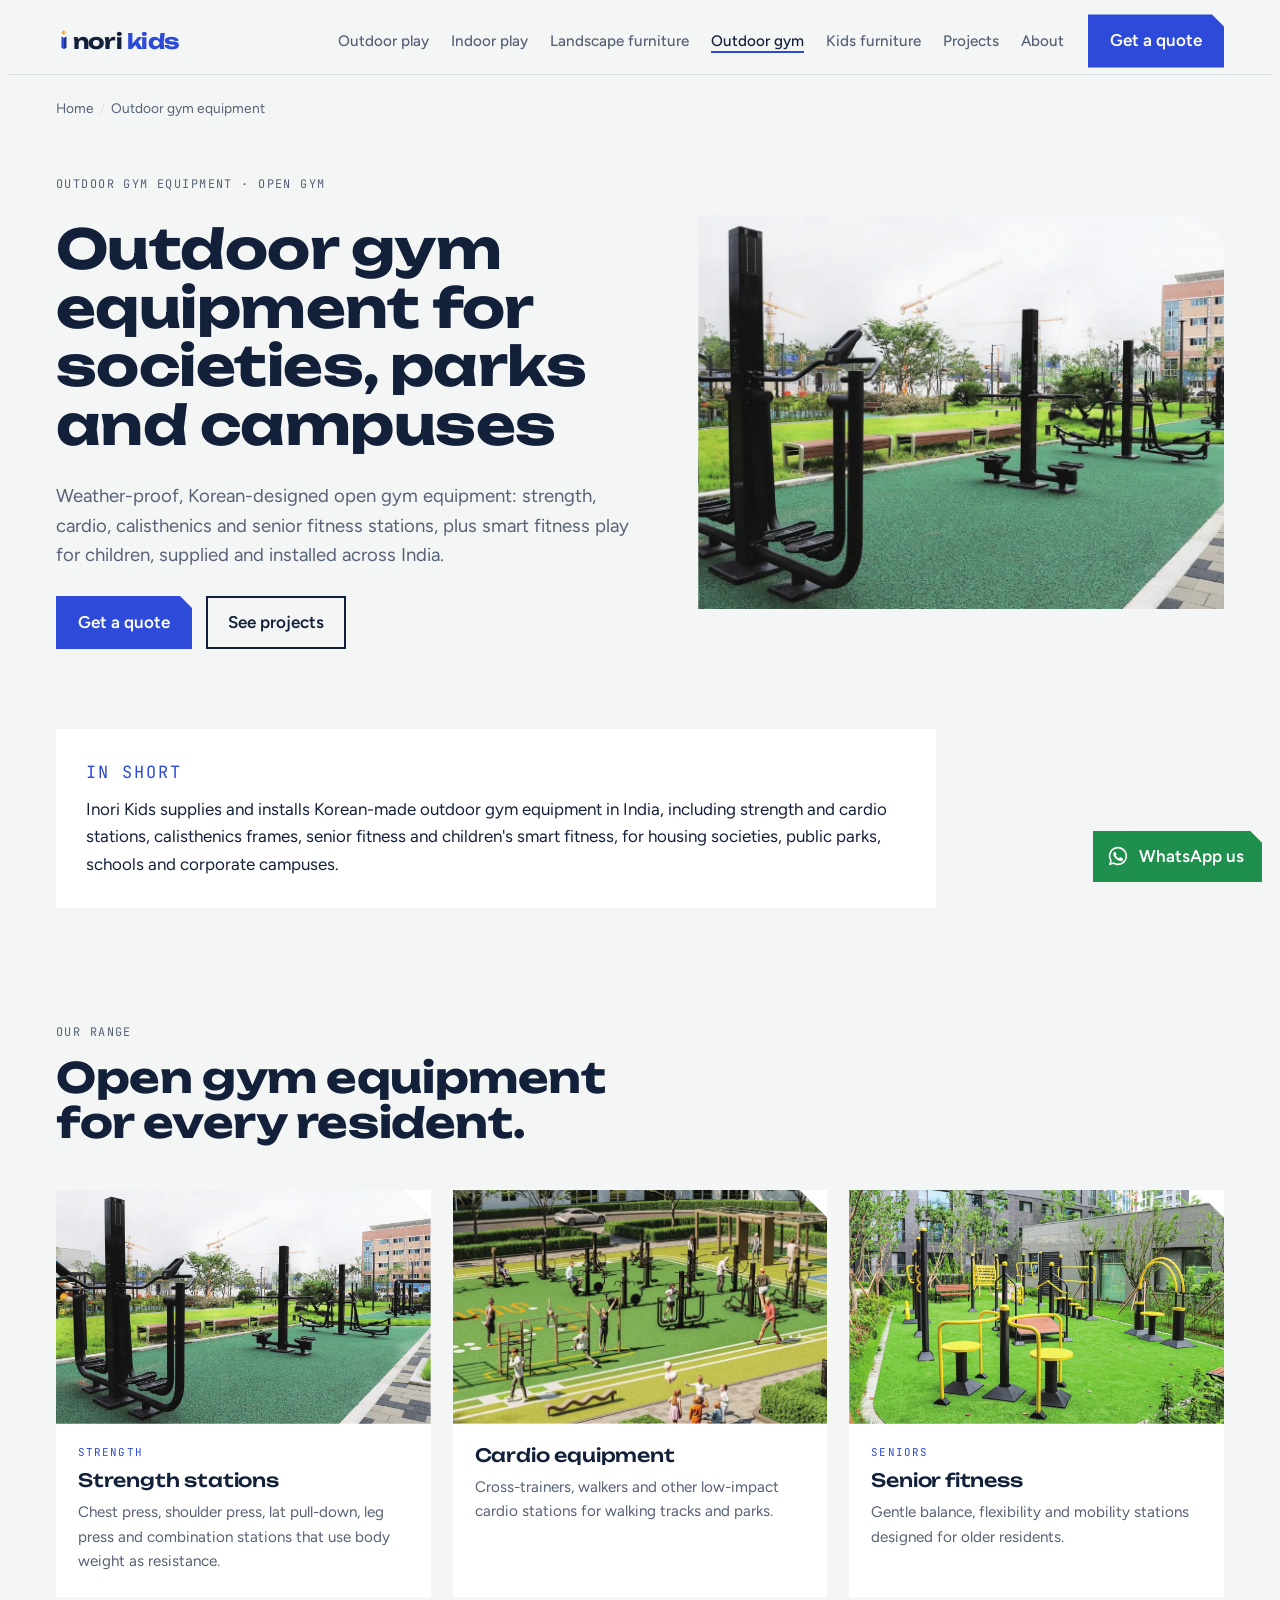
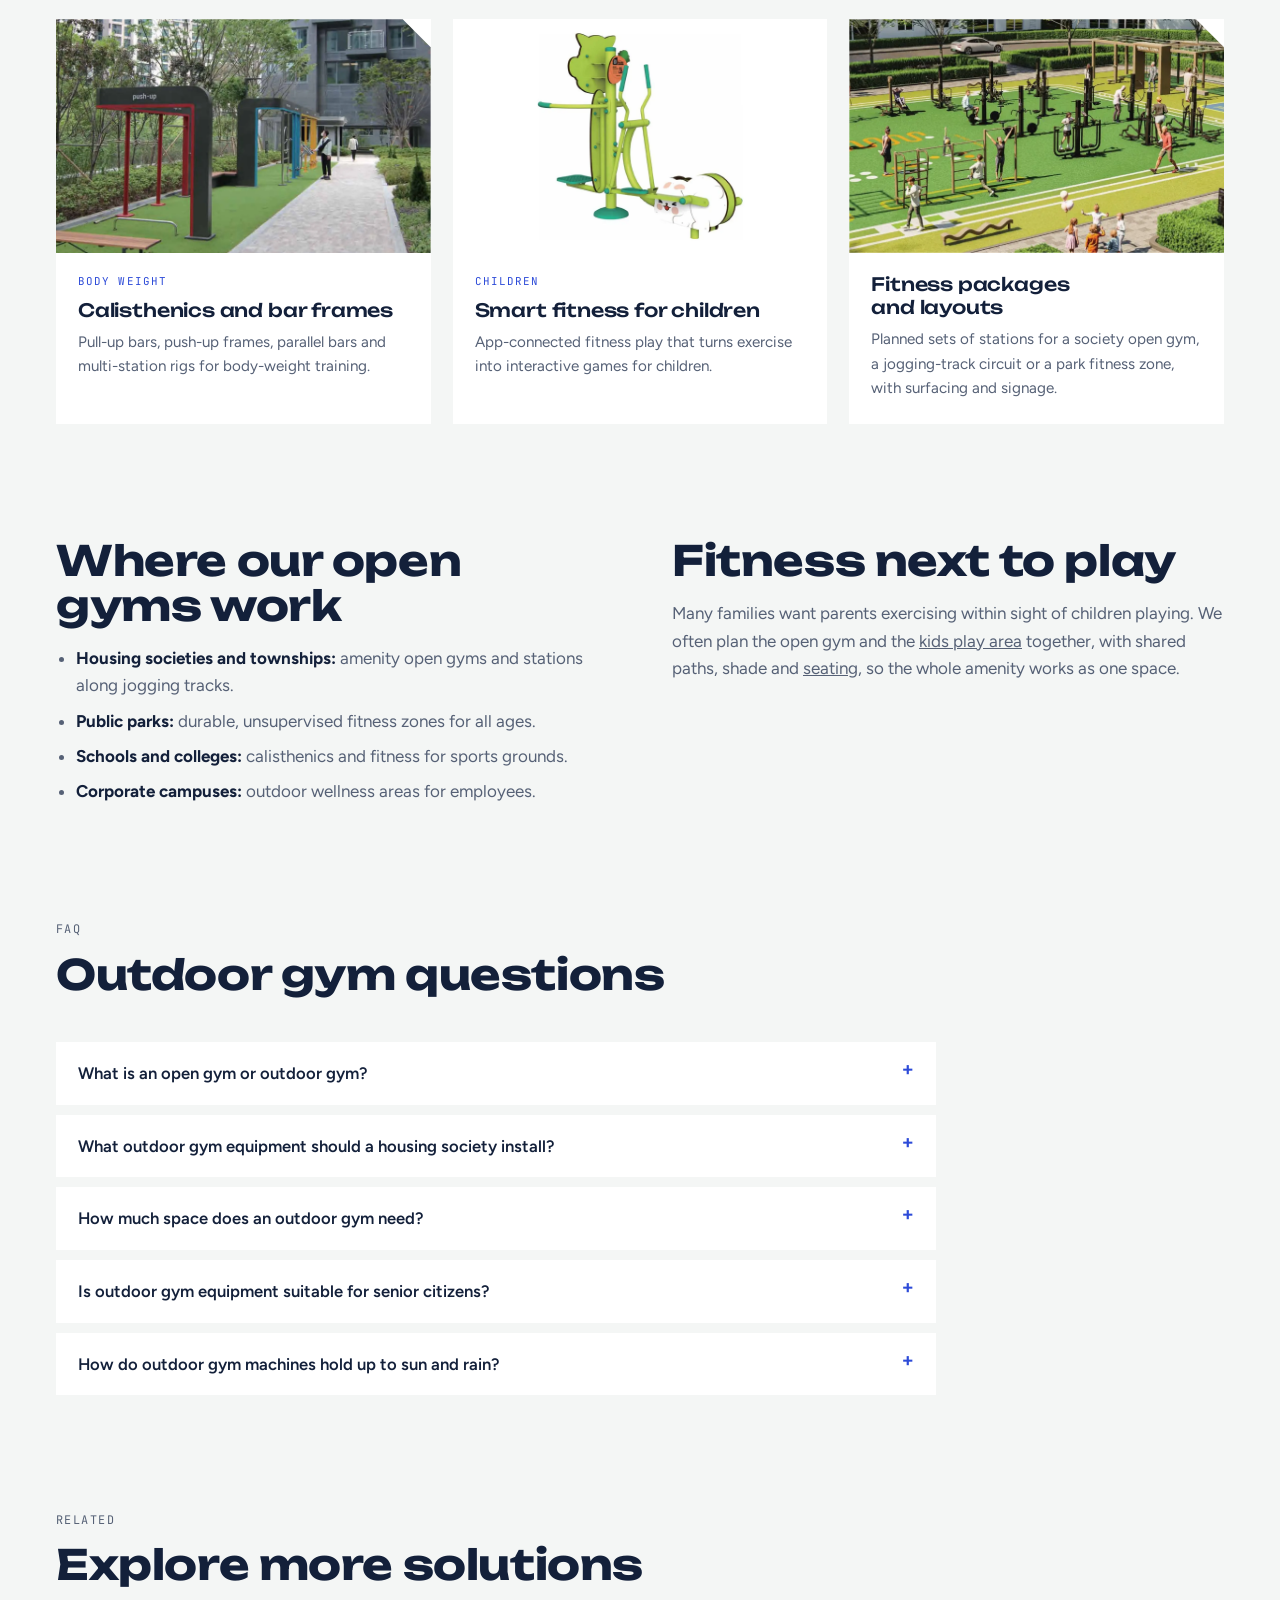
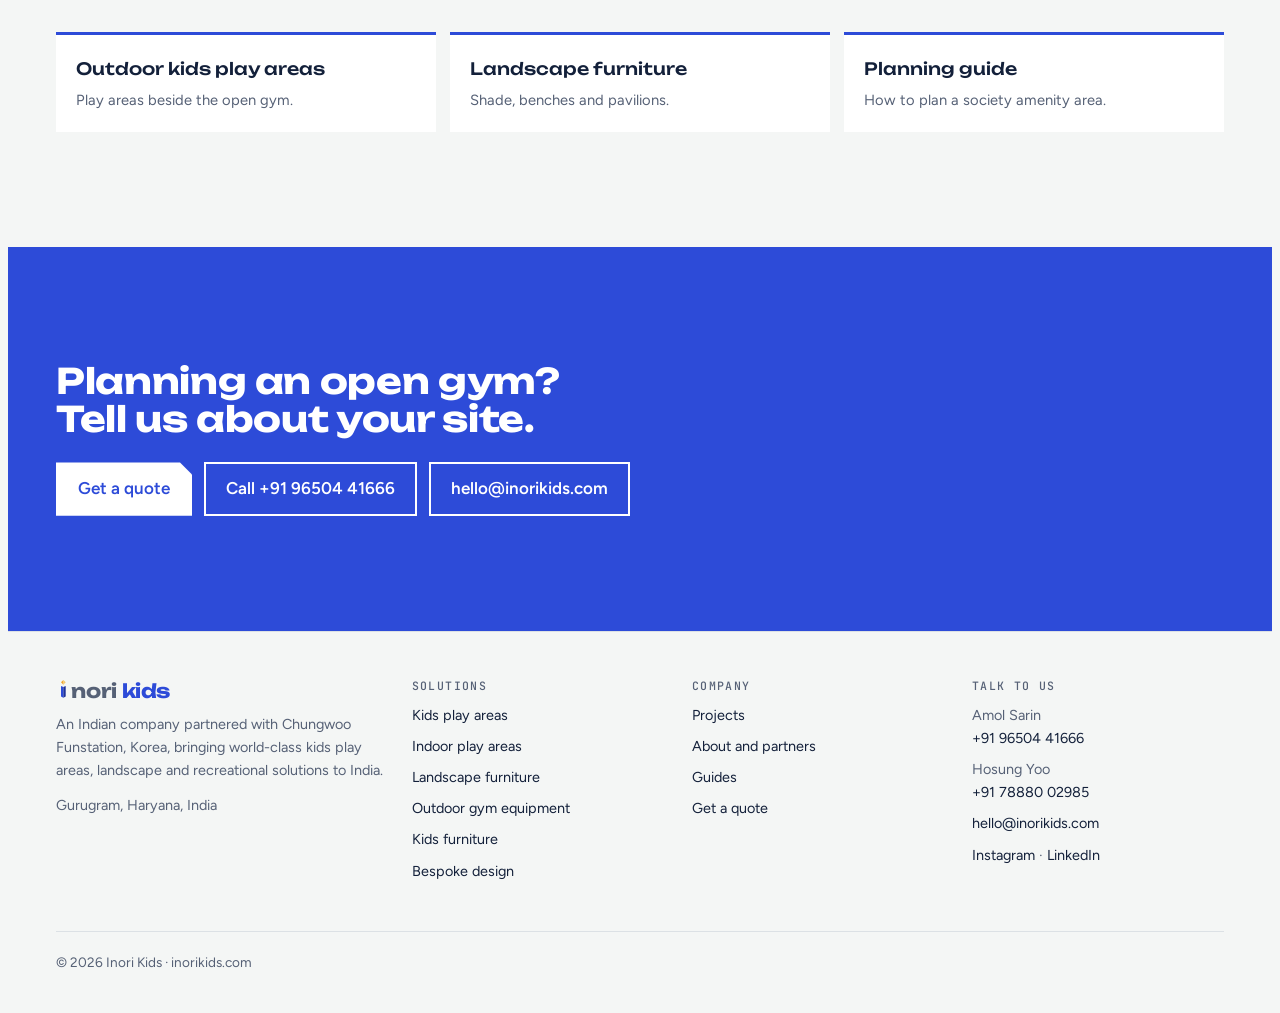
<file: outdoor-gym-equipment.html>
<!doctype html>
<html lang="en-IN">
<head>
<meta charset="utf-8">
<meta name="viewport" content="width=device-width, initial-scale=1, viewport-fit=cover">
<title>Outdoor Gym Equipment for Societies &amp; Parks | Inori Kids</title>
<meta name="claude:viewport-fit-sides" content="cover">
<meta name="description" content="Outdoor gym and open gym equipment for housing societies, parks and campuses in India: strength, cardio, calisthenics and senior fitness stations. Korean design, installed in India.">
<meta name="robots" content="index, follow, max-image-preview:large, max-snippet:-1">
<link rel="canonical" href="https://inorikids.com/outdoor-gym-equipment">
<link rel="alternate" hreflang="en-in" href="https://inorikids.com/outdoor-gym-equipment">
<link rel="alternate" hreflang="x-default" href="https://inorikids.com/outdoor-gym-equipment">
<meta property="og:type" content="website">
<meta property="og:site_name" content="Inori Kids">
<meta property="og:locale" content="en_IN">
<meta property="og:title" content="Outdoor Gym Equipment for Societies &amp; Parks | Inori Kids">
<meta property="og:description" content="Outdoor gym and open gym equipment for housing societies, parks and campuses in India: strength, cardio, calisthenics and senior fitness stations. Korean design, installed in India.">
<meta property="og:url" content="https://inorikids.com/outdoor-gym-equipment">
<meta property="og:image" content="https://inorikids.com/img/fit-plus.webp">
<meta name="twitter:card" content="summary_large_image">
<meta name="theme-color" content="#13203A">
<link rel="icon" href="/favicon.svg" type="image/svg+xml">
<link rel="apple-touch-icon" href="/apple-touch-icon.png">
<link rel="manifest" href="/site.webmanifest">
<link rel="preconnect" href="https://fonts.googleapis.com">
<link rel="preconnect" href="https://fonts.gstatic.com" crossorigin>
<link rel="stylesheet" href="https://fonts.googleapis.com/css2?family=Unbounded:wght@500;700&family=Figtree:wght@400;500;600;700&family=JetBrains+Mono:wght@500&display=swap">
<link rel="stylesheet" href="/assets/styles.css">
<script async src="https://www.googletagmanager.com/gtag/js?id=G-6NPXFN3L0E"></script>
<script>window.dataLayer=window.dataLayer||[];function gtag(){dataLayer.push(arguments);}gtag('js',new Date());gtag('config','G-6NPXFN3L0E');</script>

<script type="application/ld+json">
{
 "@context": "https://schema.org",
 "@graph": [
  {
   "@type": "Organization",
   "@id": "https://inorikids.com/#organization",
   "name": "Inori Kids",
   "alternateName": [
    "iNori Kids",
    "inorikids"
   ],
   "url": "https://inorikids.com/",
   "logo": {
    "@type": "ImageObject",
    "url": "https://inorikids.com/logo-512.png",
    "width": 512,
    "height": 512
   },
   "image": "https://inorikids.com/og-image.jpg",
   "description": "Indian company partnered with Chungwoo Funstation of South Korea (with sister companies Spacetalk and Ittang), bringing world-class kids play areas, indoor play, landscape furniture, pavilions, kids furniture and outdoor gym equipment from Korea to India. Design, import, installation and guarantee.",
   "address": {
    "@type": "PostalAddress",
    "addressLocality": "Gurugram",
    "addressRegion": "Haryana",
    "addressCountry": "IN"
   },
   "areaServed": {
    "@type": "Country",
    "name": "India"
   },
   "sameAs": [
    "https://www.instagram.com/i_norikids/",
    "https://www.linkedin.com/company/inorikids/"
   ],
   "email": "hello@inorikids.com",
   "contactPoint": [
    {
     "@type": "ContactPoint",
     "telephone": "+91-96504-41666",
     "contactType": "sales",
     "areaServed": "IN",
     "name": "Amol Sarin",
     "email": "hello@inorikids.com"
    },
    {
     "@type": "ContactPoint",
     "telephone": "+91-78880-02985",
     "contactType": "sales",
     "areaServed": "IN",
     "name": "Hosung Yoo"
    }
   ],
   "knowsAbout": [
    "kids play area design",
    "playground equipment",
    "indoor play areas",
    "soft play",
    "landscape furniture",
    "pergolas and pavilions",
    "outdoor gym equipment",
    "kids furniture",
    "custom playground design",
    "playground safety surfacing"
   ]
  },
  {
   "@type": "Service",
   "@id": "https://inorikids.com/outdoor-gym-equipment#service",
   "name": "Outdoor gym equipment",
   "serviceType": "Outdoor fitness equipment supply and installation",
   "description": "Supply and installation of outdoor gym and open gym equipment in India.",
   "provider": {
    "@id": "https://inorikids.com/#organization"
   },
   "areaServed": {
    "@type": "Country",
    "name": "India"
   },
   "url": "https://inorikids.com/outdoor-gym-equipment",
   "hasOfferCatalog": {
    "@type": "OfferCatalog",
    "name": "Outdoor gym equipment",
    "itemListElement": [
     {
      "@type": "Offer",
      "itemOffered": {
       "@type": "Service",
       "name": "Strength stations"
      }
     },
     {
      "@type": "Offer",
      "itemOffered": {
       "@type": "Service",
       "name": "Cardio equipment"
      }
     },
     {
      "@type": "Offer",
      "itemOffered": {
       "@type": "Service",
       "name": "Senior fitness"
      }
     },
     {
      "@type": "Offer",
      "itemOffered": {
       "@type": "Service",
       "name": "Calisthenics and bar frames"
      }
     },
     {
      "@type": "Offer",
      "itemOffered": {
       "@type": "Service",
       "name": "Smart fitness for children"
      }
     },
     {
      "@type": "Offer",
      "itemOffered": {
       "@type": "Service",
       "name": "Fitness packages and layouts"
      }
     }
    ]
   }
  },
  {
   "@type": "FAQPage",
   "mainEntity": [
    {
     "@type": "Question",
     "name": "What is an open gym or outdoor gym?",
     "acceptedAnswer": {
      "@type": "Answer",
      "text": "An outdoor gym, also called an open gym, is a set of fixed, weather-proof exercise stations installed in a park, society or campus. Most stations use body weight as resistance, so they need no power, weights or supervision and are free for residents to use."
     }
    },
    {
     "@type": "Question",
     "name": "What outdoor gym equipment should a housing society install?",
     "acceptedAnswer": {
      "@type": "Answer",
      "text": "A good society open gym combines a few strength stations (press and pull movements), one or two cardio stations such as a cross-trainer, a calisthenics bar frame and at least one senior-friendly balance or mobility station, placed along a walking track on rubber or turf surfacing."
     }
    },
    {
     "@type": "Question",
     "name": "How much space does an outdoor gym need?",
     "acceptedAnswer": {
      "@type": "Answer",
      "text": "Each station needs its own footprint plus clear space for movement around it. A compact society open gym with six to eight stations typically fits in 100 to 200 square metres; a park fitness zone can be much larger. We plan layouts using the safety-zone principles of EN 16630, the European standard for outdoor fitness equipment."
     }
    },
    {
     "@type": "Question",
     "name": "Is outdoor gym equipment suitable for senior citizens?",
     "acceptedAnswer": {
      "@type": "Answer",
      "text": "Yes, if you choose the right stations. Senior ranges focus on balance, flexibility and gentle strength with low step-on heights and handholds."
     }
    },
    {
     "@type": "Question",
     "name": "How do outdoor gym machines hold up to sun and rain?",
     "acceptedAnswer": {
      "@type": "Answer",
      "text": "The stations are built for permanent outdoor installation, with powder-coated frames designed for long outdoor life. We recommend shade where possible and include care guidance at handover."
     }
    }
   ]
  },
  {
   "@type": "BreadcrumbList",
   "itemListElement": [
    {
     "@type": "ListItem",
     "position": 1,
     "name": "Home",
     "item": "https://inorikids.com/"
    },
    {
     "@type": "ListItem",
     "position": 2,
     "name": "Outdoor gym equipment",
     "item": "https://inorikids.com/outdoor-gym-equipment"
    }
   ]
  },
  {
   "@type": "WebPage",
   "@id": "https://inorikids.com/outdoor-gym-equipment#webpage",
   "url": "https://inorikids.com/outdoor-gym-equipment",
   "name": "Outdoor Gym Equipment for Societies & Parks | Inori Kids",
   "description": "Outdoor gym and open gym equipment for housing societies, parks and campuses in India: strength, cardio, calisthenics and senior fitness stations. Korean design, installed in India.",
   "isPartOf": {
    "@id": "https://inorikids.com/#website"
   },
   "about": {
    "@id": "https://inorikids.com/#organization"
   },
   "inLanguage": "en-IN",
   "primaryImageOfPage": "https://inorikids.com/img/fit-plus.webp"
  }
 ]
}
</script>
</head>
<body>
<a class="skip" href="#main">Skip to content</a>
<header>
  <div class="wrap nav">
    <a class="logo" href="/" aria-label="Inori Kids home"><svg viewBox="0 0 100 120" aria-hidden="true"><polygon points="50,0 34,16 50,32" fill="var(--sun)"/><polygon points="50,0 66,16 50,32" fill="var(--sun-light)"/><polygon points="34,40 50,48 50,120 34,112" fill="var(--accent)"/><polygon points="50,48 66,40 66,112 50,120" fill="var(--accent-deep)"/></svg>nori <span>kids</span></a>
    <nav aria-label="Main"><a href="/outdoor-play-areas">Outdoor play</a><a href="/indoor-play-areas">Indoor play</a><a href="/landscape-furniture">Landscape furniture</a><a href="/outdoor-gym-equipment" aria-current="page">Outdoor gym</a><a href="/kids-furniture">Kids furniture</a><a href="/projects">Projects</a><a href="/about">About</a></nav>
    <details class="menu"><summary>Menu</summary><div class="menu-panel"><a href="/outdoor-play-areas">Outdoor play</a><a href="/indoor-play-areas">Indoor play</a><a href="/landscape-furniture">Landscape furniture</a><a href="/outdoor-gym-equipment">Outdoor gym</a><a href="/kids-furniture">Kids furniture</a><a href="/projects">Projects</a><a href="/about">About</a><a href="/custom-playground-design">Bespoke design</a><a href="/guides">Guides</a><a href="/contact">Contact</a></div></details>
    <a class="btn" href="/contact">Get a quote</a>
  </div>
</header>
<nav class="crumbs wrap" aria-label="Breadcrumb"><ol><li><a href="/">Home</a></li><li aria-current="page">Outdoor gym equipment</li></ol></nav>
<main id="main">
<section class="page-hero"><div class="wrap"><div class="hero-grid">
  <div class="hero-copy"><p class="eyebrow">Outdoor gym equipment · Open gym</p><h1>Outdoor gym equipment for societies, parks and campuses</h1><p class="lead">Weather-proof, Korean-designed open gym equipment: strength, cardio, calisthenics and senior fitness stations, plus smart fitness play for children, supplied and installed across India.</p><div class="hero-actions"><a class="btn " href="/contact">Get a quote</a><a class="btn ghost" href="/projects">See projects</a></div></div>
  <figure class="hero-img facet"><img src="/img/fit-plus.webp" alt="Outdoor gym stations on rubber surfacing in a residential park" width="1600" height="818" fetchpriority="high"></figure>
</div></div></section><section class="" style="padding-top:0"><div class="wrap"><div class="answer"><p class="eyebrow">In short</p><p>Inori Kids supplies and installs Korean-made outdoor gym equipment in India, including strength and cardio stations, calisthenics frames, senior fitness and children's smart fitness, for housing societies, public parks, schools and corporate campuses.</p></div></div></section><section class="" style="padding-top:0"><div class="wrap"><div class="sec-head"><p class="eyebrow">Our range</p><h2>Open gym equipment for every resident.</h2></div><div class="range"><article><div class="ph facet"><img src="/img/fit-plus.webp" alt="Black outdoor strength stations on green rubber surfacing" width="1600" height="818" loading="lazy" decoding="async"></div><div class="txt"><p class="tag">Strength</p><h3>Strength stations</h3><p>Chest press, shoulder press, lat pull-down, leg press and combination stations that use body weight as resistance.</p></div></article><article><div class="ph facet"><img src="/img/fitness-park.webp" alt="Outdoor fitness park with people exercising on stations and a running track" width="1600" height="474" loading="lazy" decoding="async"></div><div class="txt"><h3>Cardio equipment</h3><p>Cross-trainers, walkers and other low-impact cardio stations for walking tracks and parks.</p></div></article><article><div class="ph facet"><img src="/img/flexo-senior.webp" alt="Yellow and black senior fitness stations in a garden" width="1600" height="818" loading="lazy" decoding="async"></div><div class="txt"><p class="tag">Seniors</p><h3>Senior fitness</h3><p>Gentle balance, flexibility and mobility stations designed for older residents.</p></div></article><article><div class="ph facet"><img src="/img/cw-fitness-frame.webp" alt="Coloured push-up and pull-up frames along a garden path" width="1600" height="1132" loading="lazy" decoding="async"></div><div class="txt"><p class="tag">Body weight</p><h3>Calisthenics and bar frames</h3><p>Pull-up bars, push-up frames, parallel bars and multi-station rigs for body-weight training.</p></div></article><article><div class="ph facet"><img src="/img/kids-smart-fitness.webp" alt="Character-themed children&#x27;s fitness station with cross-trainer" width="1600" height="1000" loading="lazy" decoding="async"></div><div class="txt"><p class="tag">Children</p><h3>Smart fitness for children</h3><p>App-connected fitness play that turns exercise into interactive games for children.</p></div></article><article><div class="ph facet"><img src="/img/fitness-park.webp" alt="Outdoor fitness park layout with stations along a running track" width="1600" height="474" loading="lazy" decoding="async"></div><div class="txt"><h3>Fitness packages and layouts</h3><p>Planned sets of stations for a society open gym, a jogging-track circuit or a park fitness zone, with surfacing and signage.</p></div></article></div></div></section><section class="" style="padding-top:0"><div class="wrap"><div class="prose"><div class="col"><h2>Where our open gyms work</h2>
<ul><li><strong>Housing societies and townships:</strong> amenity open gyms and stations along jogging tracks.</li>
<li><strong>Public parks:</strong> durable, unsupervised fitness zones for all ages.</li>
<li><strong>Schools and colleges:</strong> calisthenics and fitness for sports grounds.</li>
<li><strong>Corporate campuses:</strong> outdoor wellness areas for employees.</li></ul></div>
<div class="col"><h2>Fitness next to play</h2><p>Many families want parents exercising within sight of children playing. We often plan the open gym and the <a href="/outdoor-play-areas">kids play area</a> together, with shared paths, shade and <a href="/landscape-furniture">seating</a>, so the whole amenity works as one space.</p></div></div></div></section><section class="" style="padding-top:0"><div class="wrap"><div class="sec-head"><p class="eyebrow">FAQ</p><h2>Outdoor gym questions</h2></div><div class="faq"><details><summary>What is an open gym or outdoor gym?</summary><p>An outdoor gym, also called an open gym, is a set of fixed, weather-proof exercise stations installed in a park, society or campus. Most stations use body weight as resistance, so they need no power, weights or supervision and are free for residents to use.</p></details><details><summary>What outdoor gym equipment should a housing society install?</summary><p>A good society open gym combines a few strength stations (press and pull movements), one or two cardio stations such as a cross-trainer, a calisthenics bar frame and at least one senior-friendly balance or mobility station, placed along a walking track on rubber or turf surfacing.</p></details><details><summary>How much space does an outdoor gym need?</summary><p>Each station needs its own footprint plus clear space for movement around it. A compact society open gym with six to eight stations typically fits in 100 to 200 square metres; a park fitness zone can be much larger. We plan layouts using the safety-zone principles of EN 16630, the European standard for outdoor fitness equipment.</p></details><details><summary>Is outdoor gym equipment suitable for senior citizens?</summary><p>Yes, if you choose the right stations. Senior ranges focus on balance, flexibility and gentle strength with low step-on heights and handholds.</p></details><details><summary>How do outdoor gym machines hold up to sun and rain?</summary><p>The stations are built for permanent outdoor installation, with powder-coated frames designed for long outdoor life. We recommend shade where possible and include care guidance at handover.</p></details></div></div></section><section class="" style="padding-top:0"><div class="wrap"><div class="sec-head"><p class="eyebrow">Related</p><h2>Explore more solutions</h2></div><div class="related"><a href="/outdoor-play-areas"><b>Outdoor kids play areas</b><span>Play areas beside the open gym.</span></a><a href="/landscape-furniture"><b>Landscape furniture</b><span>Shade, benches and pavilions.</span></a><a href="/kids-play-area-planning-guide"><b>Planning guide</b><span>How to plan a society amenity area.</span></a></div></div></section><section class="cta-band"><div class="wrap"><h2>Planning an open gym? Tell us about your site.</h2><div class="acts">
<a class="btn" href="/contact">Get a quote</a><a class="btn ghost" href="tel:+919650441666">Call +91 96504 41666</a><a class="btn ghost" href="mailto:hello@inorikids.com">hello@inorikids.com</a></div></div></section>
</main>
<footer>
  <div class="wrap">
    <div class="fgrid">
      <div style="display:grid;gap:12px;align-content:start">
        <a class="logo" href="/" aria-label="Inori Kids home" style="font-size:1.2rem"><svg viewBox="0 0 100 120" aria-hidden="true"><polygon points="50,0 34,16 50,32" fill="var(--sun)"/><polygon points="50,0 66,16 50,32" fill="var(--sun-light)"/><polygon points="34,40 50,48 50,120 34,112" fill="var(--accent)"/><polygon points="50,48 66,40 66,112 50,120" fill="var(--accent-deep)"/></svg>nori <span>kids</span></a>
        <p>An Indian company partnered with Chungwoo Funstation, Korea, bringing world-class kids play areas, landscape and recreational solutions to India.</p><p>Gurugram, Haryana, India</p>
      </div>
      <div><h2>Solutions</h2><ul>
        <li><a href="/outdoor-play-areas">Kids play areas</a></li>
        <li><a href="/indoor-play-areas">Indoor play areas</a></li>
        <li><a href="/landscape-furniture">Landscape furniture</a></li>
        <li><a href="/outdoor-gym-equipment">Outdoor gym equipment</a></li>
        <li><a href="/kids-furniture">Kids furniture</a></li>
        <li><a href="/custom-playground-design">Bespoke design</a></li>
      </ul></div>
      <div><h2>Company</h2><ul>
        <li><a href="/projects">Projects</a></li>
        <li><a href="/about">About and partners</a></li>
        <li><a href="/guides">Guides</a></li>
        <li><a href="/contact">Get a quote</a></li>
      </ul></div>
      <div><h2>Talk to us</h2><ul>
        <li>Amol Sarin<br><a href="tel:+919650441666">+91 96504 41666</a></li>
        <li>Hosung Yoo<br><a href="tel:+917888002985">+91 78880 02985</a></li>
        <li><a href="mailto:hello@inorikids.com">hello@inorikids.com</a></li>
        <li><a href="https://www.instagram.com/i_norikids/" target="_blank" rel="noopener">Instagram</a> · <a href="https://www.linkedin.com/company/inorikids/" target="_blank" rel="noopener">LinkedIn</a></li>
      </ul></div>
    </div>
    <p class="fine">© 2026 Inori Kids · inorikids.com</p>
  </div>
</footer>
<a class="wa" href="https://wa.me/919650441666?text=Hi%20Inori%20Kids,%20I%20would%20like%20to%20discuss%20a%20project." target="_blank" rel="noopener" aria-label="Chat with Inori Kids on WhatsApp"><svg viewBox="0 0 24 24" aria-hidden="true"><path fill="currentColor" d="M12 2a10 10 0 0 0-8.6 15.1L2 22l5-1.3A10 10 0 1 0 12 2Zm0 18.2a8.2 8.2 0 0 1-4.2-1.1l-.3-.2-3 .8.8-2.9-.2-.3A8.2 8.2 0 1 1 12 20.2Zm4.5-6.1c-.2-.1-1.5-.7-1.7-.8-.2-.1-.4-.1-.6.1l-.8 1c-.1.2-.3.2-.5.1a6.7 6.7 0 0 1-3.3-2.9c-.2-.4.2-.4.7-1.3.1-.2 0-.3 0-.4l-.8-1.8c-.2-.5-.4-.4-.6-.4h-.5a1 1 0 0 0-.7.3 3 3 0 0 0-.9 2.2 5.2 5.2 0 0 0 1.1 2.7 11.8 11.8 0 0 0 4.5 4c1.7.7 2.3.8 3.2.6.5-.1 1.5-.6 1.7-1.2.2-.6.2-1.1.1-1.2l-.4-.2Z"/></svg><span>WhatsApp us</span></a>
<script src="/assets/main.js" defer></script>
</body>
</html>
</file>
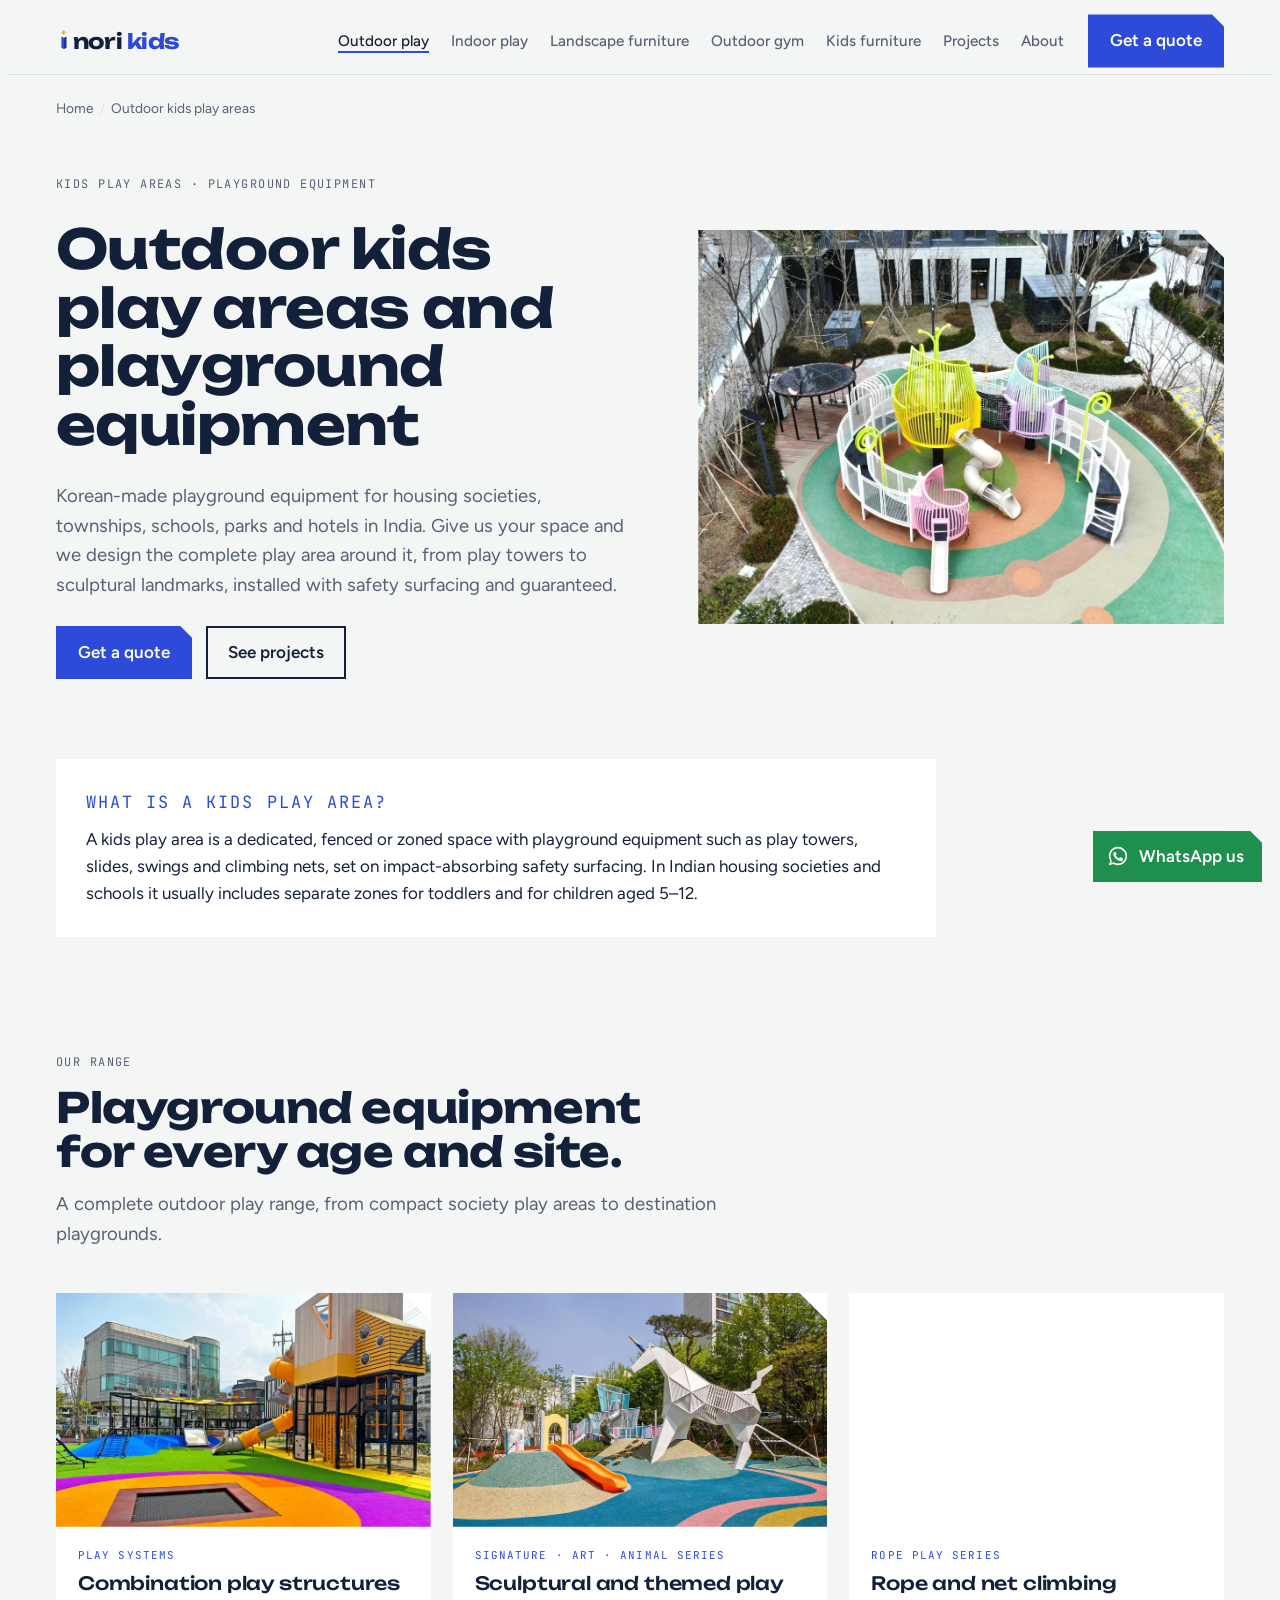
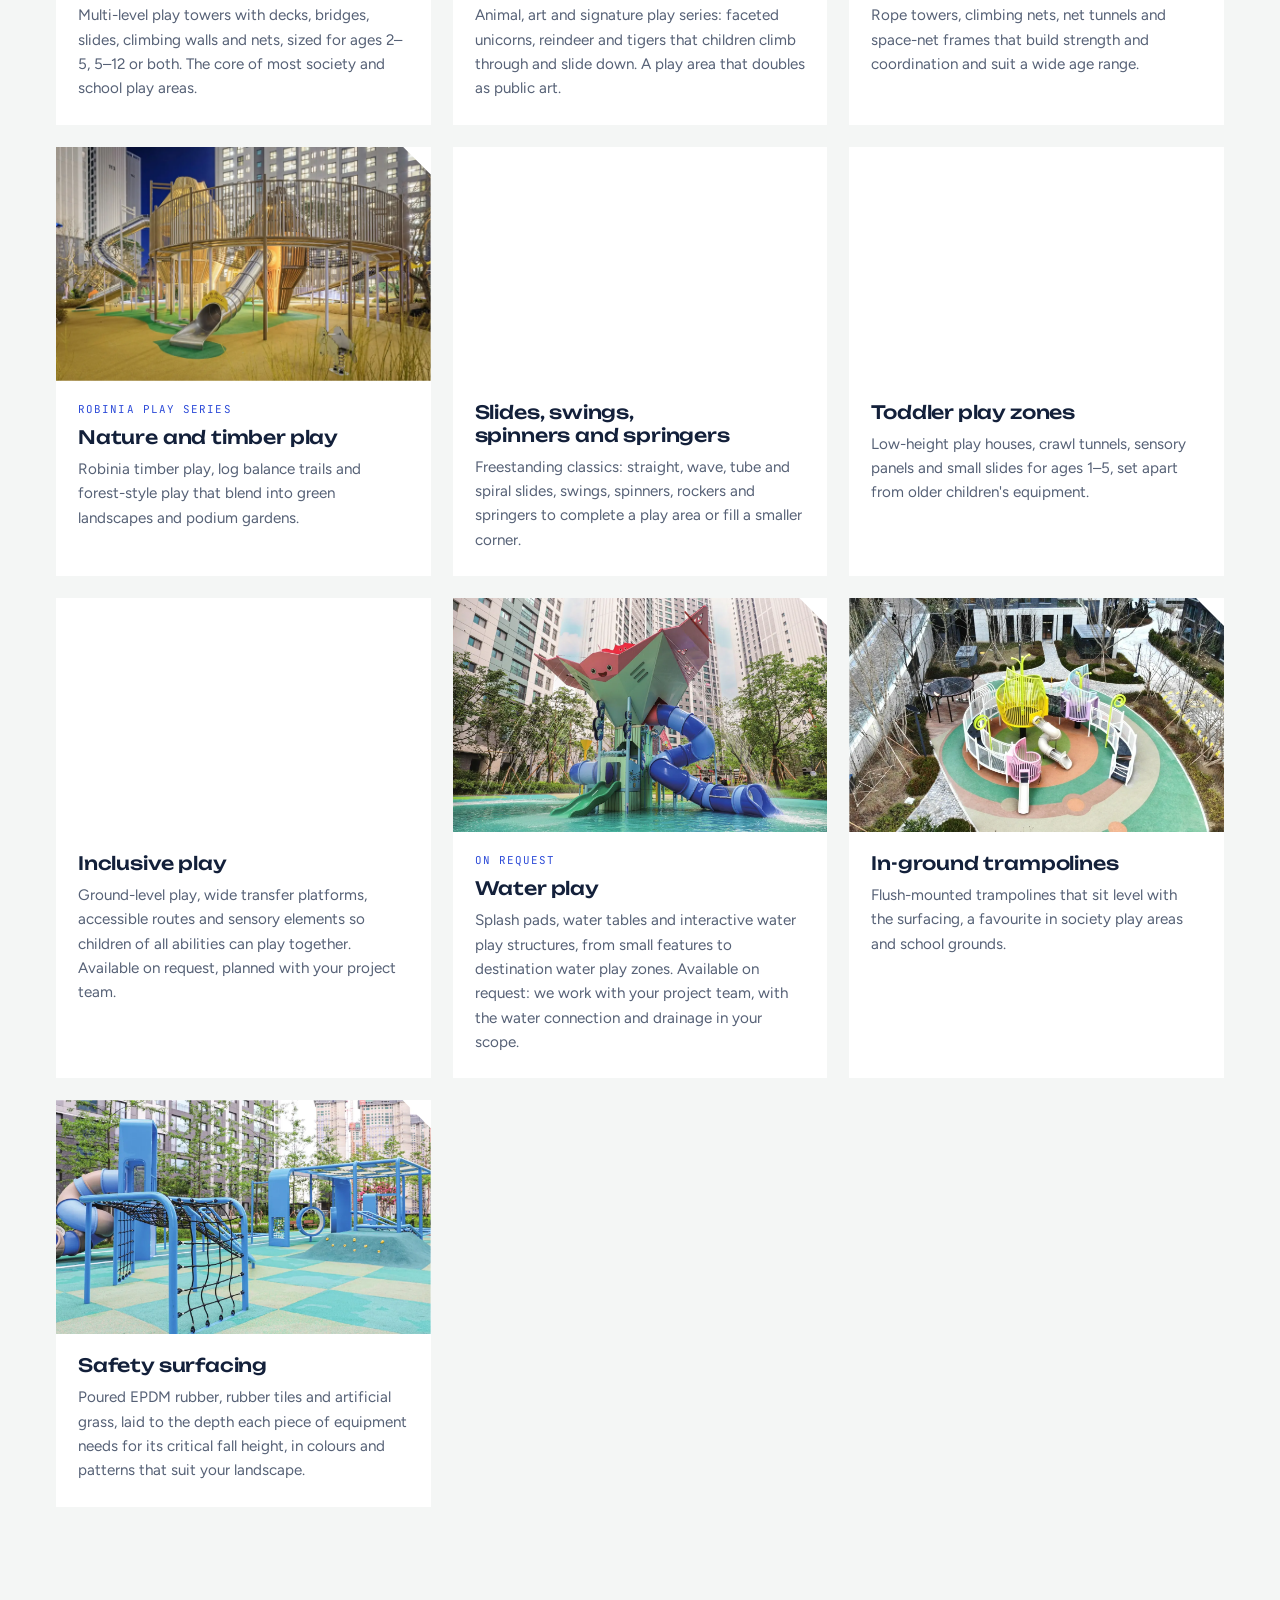
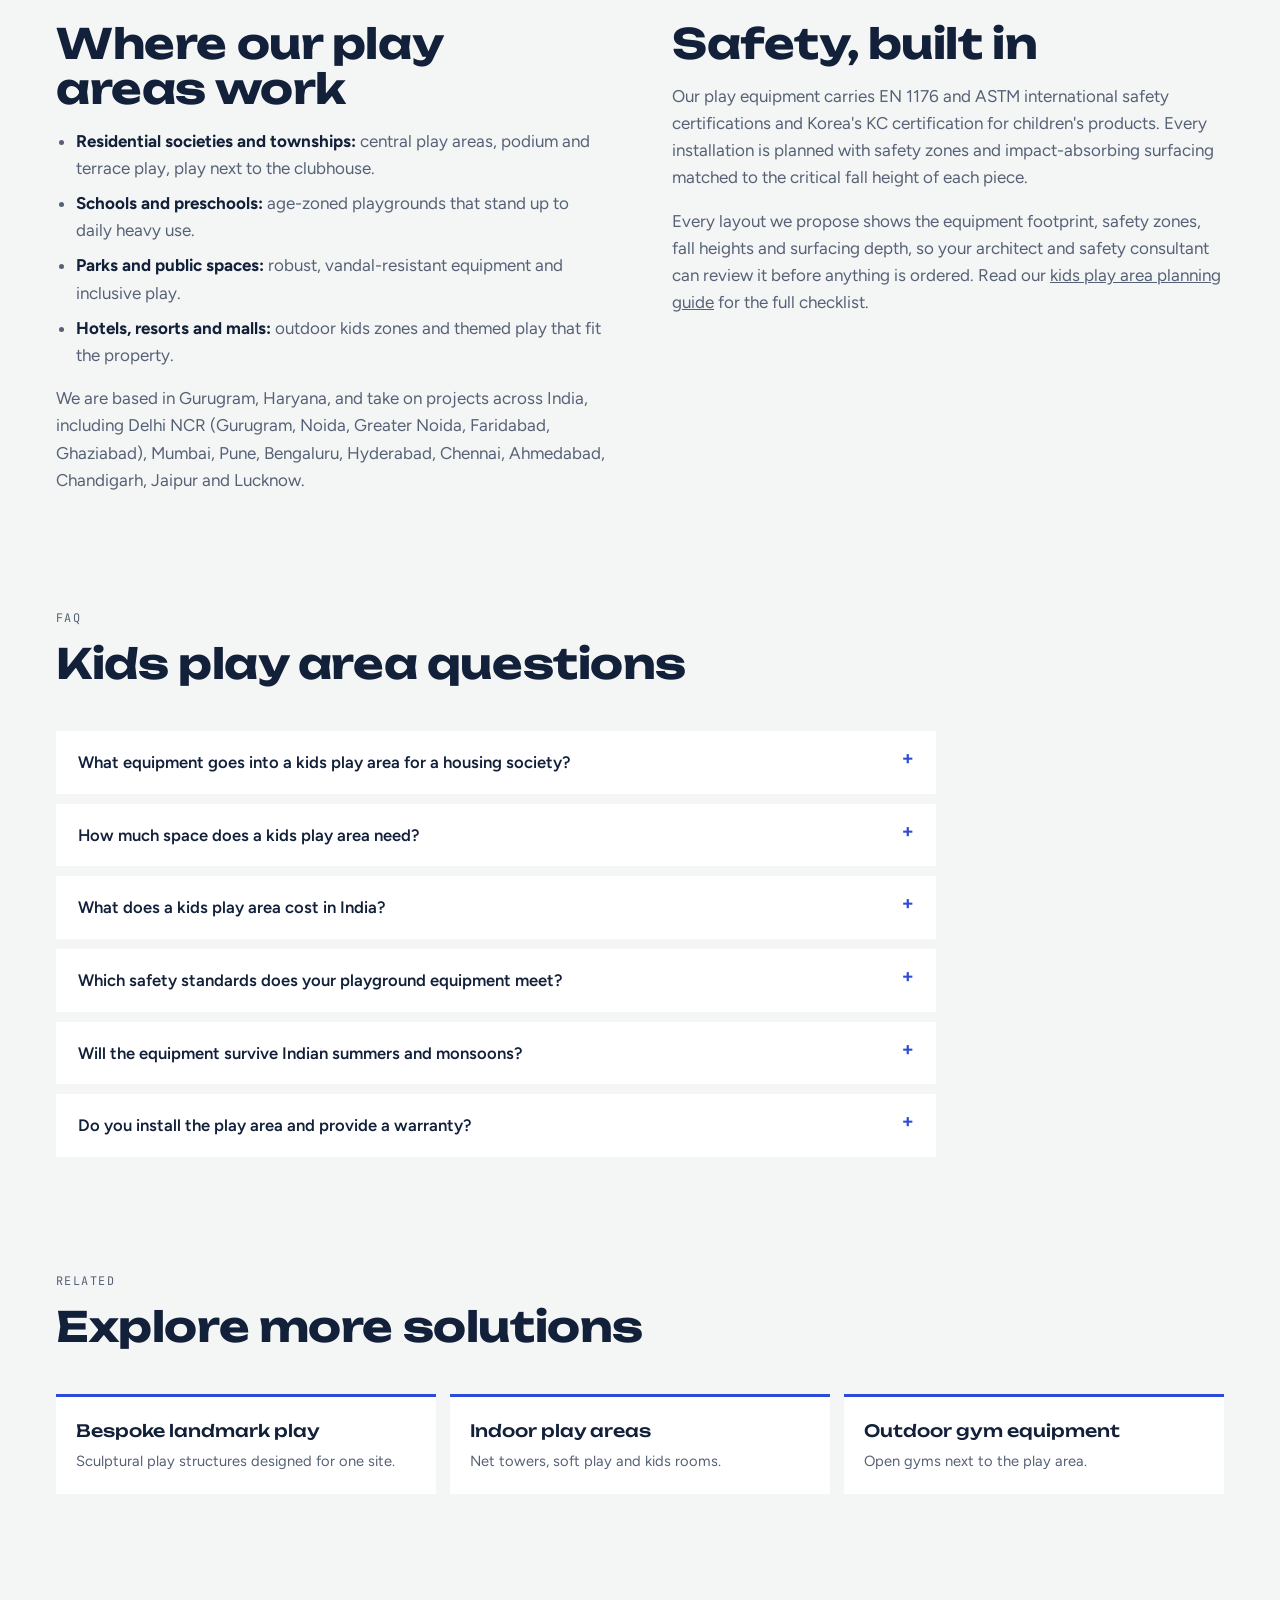
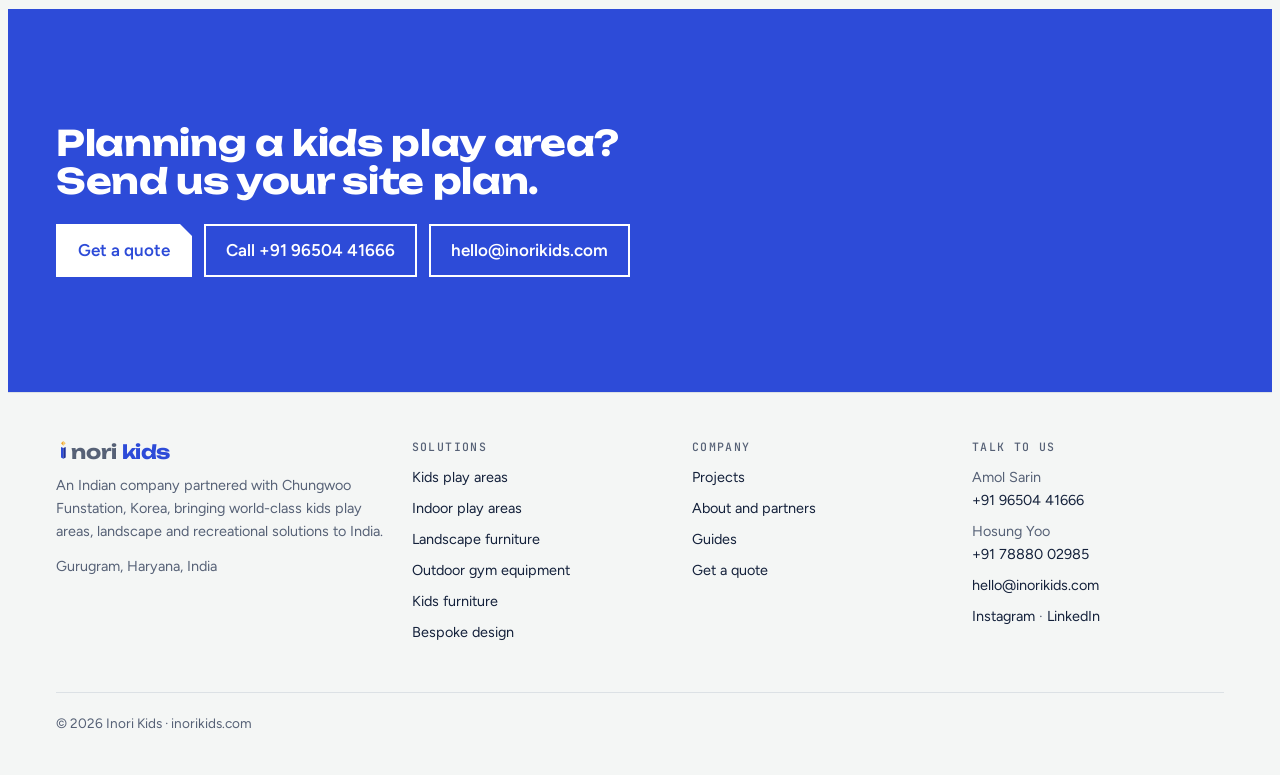
<file: outdoor-play-areas.html>
<!doctype html>
<html lang="en-IN">
<head>
<meta charset="utf-8">
<meta name="viewport" content="width=device-width, initial-scale=1, viewport-fit=cover">
<title>Kids Play Area &amp; Outdoor Playground Equipment | Inori Kids</title>
<meta name="claude:viewport-fit-sides" content="cover">
<meta name="description" content="Kids play areas and playground equipment for societies, schools and parks in India: play towers, slides, swings, climbing nets, themed play and safety surfacing. Korean-made, installed and guaranteed.">
<meta name="robots" content="index, follow, max-image-preview:large, max-snippet:-1">
<link rel="canonical" href="https://inorikids.com/outdoor-play-areas">
<link rel="alternate" hreflang="en-in" href="https://inorikids.com/outdoor-play-areas">
<link rel="alternate" hreflang="x-default" href="https://inorikids.com/outdoor-play-areas">
<meta property="og:type" content="website">
<meta property="og:site_name" content="Inori Kids">
<meta property="og:locale" content="en_IN">
<meta property="og:title" content="Kids Play Area &amp; Outdoor Playground Equipment | Inori Kids">
<meta property="og:description" content="Kids play areas and playground equipment for societies, schools and parks in India: play towers, slides, swings, climbing nets, themed play and safety surfacing. Korean-made, installed and guaranteed.">
<meta property="og:url" content="https://inorikids.com/outdoor-play-areas">
<meta property="og:image" content="https://inorikids.com/img/blossom-aerial.webp">
<meta name="twitter:card" content="summary_large_image">
<meta name="theme-color" content="#13203A">
<link rel="icon" href="/favicon.svg" type="image/svg+xml">
<link rel="apple-touch-icon" href="/apple-touch-icon.png">
<link rel="manifest" href="/site.webmanifest">
<link rel="preconnect" href="https://fonts.googleapis.com">
<link rel="preconnect" href="https://fonts.gstatic.com" crossorigin>
<link rel="stylesheet" href="https://fonts.googleapis.com/css2?family=Unbounded:wght@500;700&family=Figtree:wght@400;500;600;700&family=JetBrains+Mono:wght@500&display=swap">
<link rel="stylesheet" href="/assets/styles.css">
<script async src="https://www.googletagmanager.com/gtag/js?id=G-6NPXFN3L0E"></script>
<script>window.dataLayer=window.dataLayer||[];function gtag(){dataLayer.push(arguments);}gtag('js',new Date());gtag('config','G-6NPXFN3L0E');</script>

<script type="application/ld+json">
{
 "@context": "https://schema.org",
 "@graph": [
  {
   "@type": "Organization",
   "@id": "https://inorikids.com/#organization",
   "name": "Inori Kids",
   "alternateName": [
    "iNori Kids",
    "inorikids"
   ],
   "url": "https://inorikids.com/",
   "logo": {
    "@type": "ImageObject",
    "url": "https://inorikids.com/logo-512.png",
    "width": 512,
    "height": 512
   },
   "image": "https://inorikids.com/og-image.jpg",
   "description": "Indian company partnered with Chungwoo Funstation of South Korea (with sister companies Spacetalk and Ittang), bringing world-class kids play areas, indoor play, landscape furniture, pavilions, kids furniture and outdoor gym equipment from Korea to India. Design, import, installation and guarantee.",
   "address": {
    "@type": "PostalAddress",
    "addressLocality": "Gurugram",
    "addressRegion": "Haryana",
    "addressCountry": "IN"
   },
   "areaServed": {
    "@type": "Country",
    "name": "India"
   },
   "sameAs": [
    "https://www.instagram.com/i_norikids/",
    "https://www.linkedin.com/company/inorikids/"
   ],
   "email": "hello@inorikids.com",
   "contactPoint": [
    {
     "@type": "ContactPoint",
     "telephone": "+91-96504-41666",
     "contactType": "sales",
     "areaServed": "IN",
     "name": "Amol Sarin",
     "email": "hello@inorikids.com"
    },
    {
     "@type": "ContactPoint",
     "telephone": "+91-78880-02985",
     "contactType": "sales",
     "areaServed": "IN",
     "name": "Hosung Yoo"
    }
   ],
   "knowsAbout": [
    "kids play area design",
    "playground equipment",
    "indoor play areas",
    "soft play",
    "landscape furniture",
    "pergolas and pavilions",
    "outdoor gym equipment",
    "kids furniture",
    "custom playground design",
    "playground safety surfacing"
   ]
  },
  {
   "@type": "Service",
   "@id": "https://inorikids.com/outdoor-play-areas#service",
   "name": "Outdoor kids play areas and playground equipment",
   "serviceType": "Playground equipment supply and installation",
   "description": "Design, supply and installation of outdoor kids play areas and playground equipment in India.",
   "provider": {
    "@id": "https://inorikids.com/#organization"
   },
   "areaServed": {
    "@type": "Country",
    "name": "India"
   },
   "url": "https://inorikids.com/outdoor-play-areas",
   "hasOfferCatalog": {
    "@type": "OfferCatalog",
    "name": "Outdoor kids play areas and playground equipment",
    "itemListElement": [
     {
      "@type": "Offer",
      "itemOffered": {
       "@type": "Service",
       "name": "Combination play structures"
      }
     },
     {
      "@type": "Offer",
      "itemOffered": {
       "@type": "Service",
       "name": "Sculptural and themed play"
      }
     },
     {
      "@type": "Offer",
      "itemOffered": {
       "@type": "Service",
       "name": "Rope and net climbing"
      }
     },
     {
      "@type": "Offer",
      "itemOffered": {
       "@type": "Service",
       "name": "Nature and timber play"
      }
     },
     {
      "@type": "Offer",
      "itemOffered": {
       "@type": "Service",
       "name": "Slides, swings, spinners and springers"
      }
     },
     {
      "@type": "Offer",
      "itemOffered": {
       "@type": "Service",
       "name": "Toddler play zones"
      }
     },
     {
      "@type": "Offer",
      "itemOffered": {
       "@type": "Service",
       "name": "Inclusive play"
      }
     },
     {
      "@type": "Offer",
      "itemOffered": {
       "@type": "Service",
       "name": "Water play"
      }
     },
     {
      "@type": "Offer",
      "itemOffered": {
       "@type": "Service",
       "name": "In-ground trampolines"
      }
     },
     {
      "@type": "Offer",
      "itemOffered": {
       "@type": "Service",
       "name": "Safety surfacing"
      }
     }
    ]
   }
  },
  {
   "@type": "FAQPage",
   "mainEntity": [
    {
     "@type": "Question",
     "name": "What equipment goes into a kids play area for a housing society?",
     "acceptedAnswer": {
      "@type": "Answer",
      "text": "A typical society play area combines one combination play structure (towers, slides, climbing), a separate toddler zone, freestanding swings or spinners, and impact-absorbing safety surfacing. Larger societies add a sculptural landmark piece, an in-ground trampoline or a water play feature."
     }
    },
    {
     "@type": "Question",
     "name": "How much space does a kids play area need?",
     "acceptedAnswer": {
      "@type": "Answer",
      "text": "Each piece of equipment needs its own footprint plus a clear safety zone around it, typically at least 1.5 to 2 metres on every side. Even a compact area can hold a small combination unit and a toddler zone; a full society play area usually needs several hundred square metres. We work out the exact layout from your site plan."
     }
    },
    {
     "@type": "Question",
     "name": "What does a kids play area cost in India?",
     "acceptedAnswer": {
      "@type": "Answer",
      "text": "Cost depends on the size of the area, the design (a complete play area or a sculptural landmark piece), the amount of safety surfacing, shade structures and site work. We give a detailed quote once we have designed the area for your space."
     }
    },
    {
     "@type": "Question",
     "name": "Which safety standards does your playground equipment meet?",
     "acceptedAnswer": {
      "@type": "Answer",
      "text": "Our play equipment carries EN 1176 and ASTM international safety certifications and Korea's KC certification for children's products. Every installation is planned with safety zones and impact-absorbing surfacing matched to the critical fall height of each piece."
     }
    },
    {
     "@type": "Question",
     "name": "Will the equipment survive Indian summers and monsoons?",
     "acceptedAnswer": {
      "@type": "Answer",
      "text": "The equipment is built for permanent outdoor use and long service life. During design we also plan shade, drainage and surfacing for local conditions, which matters as much as the equipment itself in Indian summers and monsoons."
     }
    },
    {
     "@type": "Question",
     "name": "Do you install the play area and provide a warranty?",
     "acceptedAnswer": {
      "@type": "Answer",
      "text": "Yes. We handle import, installation and handover on site, and provide the manufacturer's warranty and after-sales support in India. Warranty terms are set out in your quote."
     }
    }
   ]
  },
  {
   "@type": "BreadcrumbList",
   "itemListElement": [
    {
     "@type": "ListItem",
     "position": 1,
     "name": "Home",
     "item": "https://inorikids.com/"
    },
    {
     "@type": "ListItem",
     "position": 2,
     "name": "Outdoor kids play areas",
     "item": "https://inorikids.com/outdoor-play-areas"
    }
   ]
  },
  {
   "@type": "WebPage",
   "@id": "https://inorikids.com/outdoor-play-areas#webpage",
   "url": "https://inorikids.com/outdoor-play-areas",
   "name": "Kids Play Area & Outdoor Playground Equipment | Inori Kids",
   "description": "Kids play areas and playground equipment for societies, schools and parks in India: play towers, slides, swings, climbing nets, themed play and safety surfacing. Korean-made, installed and guaranteed.",
   "isPartOf": {
    "@id": "https://inorikids.com/#website"
   },
   "about": {
    "@id": "https://inorikids.com/#organization"
   },
   "inLanguage": "en-IN",
   "primaryImageOfPage": "https://inorikids.com/img/blossom-aerial.webp"
  }
 ]
}
</script>
</head>
<body>
<a class="skip" href="#main">Skip to content</a>
<header>
  <div class="wrap nav">
    <a class="logo" href="/" aria-label="Inori Kids home"><svg viewBox="0 0 100 120" aria-hidden="true"><polygon points="50,0 34,16 50,32" fill="var(--sun)"/><polygon points="50,0 66,16 50,32" fill="var(--sun-light)"/><polygon points="34,40 50,48 50,120 34,112" fill="var(--accent)"/><polygon points="50,48 66,40 66,112 50,120" fill="var(--accent-deep)"/></svg>nori <span>kids</span></a>
    <nav aria-label="Main"><a href="/outdoor-play-areas" aria-current="page">Outdoor play</a><a href="/indoor-play-areas">Indoor play</a><a href="/landscape-furniture">Landscape furniture</a><a href="/outdoor-gym-equipment">Outdoor gym</a><a href="/kids-furniture">Kids furniture</a><a href="/projects">Projects</a><a href="/about">About</a></nav>
    <details class="menu"><summary>Menu</summary><div class="menu-panel"><a href="/outdoor-play-areas">Outdoor play</a><a href="/indoor-play-areas">Indoor play</a><a href="/landscape-furniture">Landscape furniture</a><a href="/outdoor-gym-equipment">Outdoor gym</a><a href="/kids-furniture">Kids furniture</a><a href="/projects">Projects</a><a href="/about">About</a><a href="/custom-playground-design">Bespoke design</a><a href="/guides">Guides</a><a href="/contact">Contact</a></div></details>
    <a class="btn" href="/contact">Get a quote</a>
  </div>
</header>
<nav class="crumbs wrap" aria-label="Breadcrumb"><ol><li><a href="/">Home</a></li><li aria-current="page">Outdoor kids play areas</li></ol></nav>
<main id="main">
<section class="page-hero"><div class="wrap"><div class="hero-grid">
  <div class="hero-copy"><p class="eyebrow">Kids play areas · Playground equipment</p><h1>Outdoor kids play areas and playground equipment</h1><p class="lead">Korean-made playground equipment for housing societies, townships, schools, parks and hotels in India. Give us your space and we design the complete play area around it, from play towers to sculptural landmarks, installed with safety surfacing and guaranteed.</p><div class="hero-actions"><a class="btn " href="/contact">Get a quote</a><a class="btn ghost" href="/projects">See projects</a></div></div>
  <figure class="hero-img facet"><img src="/img/blossom-aerial.webp" alt="Aerial view of a circular kids play area with blossom-shaped play towers in a residential garden" width="1600" height="899" fetchpriority="high"></figure>
</div></div></section><section class="" style="padding-top:0"><div class="wrap"><div class="answer"><p class="eyebrow">What is a kids play area?</p><p>A kids play area is a dedicated, fenced or zoned space with playground equipment such as play towers, slides, swings and climbing nets, set on impact-absorbing safety surfacing. In Indian housing societies and schools it usually includes separate zones for toddlers and for children aged 5–12.</p></div></div></section><section class="" style="padding-top:0"><div class="wrap"><div class="sec-head"><p class="eyebrow">Our range</p><h2>Playground equipment for every age and site.</h2><p class=lead>A complete outdoor play range, from compact society play areas to destination playgrounds.</p></div><div class="range"><article><div class="ph facet"><img src="/img/lookout.webp" alt="Play tower with tube slide, net bridge and in-ground trampoline" width="1600" height="1224" loading="lazy" decoding="async"></div><div class="txt"><p class="tag">Play systems</p><h3>Combination play structures</h3><p>Multi-level play towers with decks, bridges, slides, climbing walls and nets, sized for ages 2–5, 5–12 or both. The core of most society and school play areas.</p></div></article><article><div class="ph facet"><img src="/img/unicorn.webp" alt="Faceted white unicorn climbing structure" width="1600" height="1067" loading="lazy" decoding="async"></div><div class="txt"><p class="tag">Signature · Art · Animal series</p><h3>Sculptural and themed play</h3><p>Animal, art and signature play series: faceted unicorns, reindeer and tigers that children climb through and slide down. A play area that doubles as public art.</p></div></article><article><div class="ph facet"><img src="/img/ant-tower.webp" alt="Net climbing frame with tube slide and ant sculptures" width="1000" height="666" loading="lazy" decoding="async"></div><div class="txt"><p class="tag">Rope play series</p><h3>Rope and net climbing</h3><p>Rope towers, climbing nets, net tunnels and space-net frames that build strength and coordination and suit a wide age range.</p></div></article><article><div class="ph facet"><img src="/img/pinecones.webp" alt="Timber and steel ring play deck with pinecone towers" width="1600" height="1066" loading="lazy" decoding="async"></div><div class="txt"><p class="tag">Robinia play series</p><h3>Nature and timber play</h3><p>Robinia timber play, log balance trails and forest-style play that blend into green landscapes and podium gardens.</p></div></article><article><div class="ph facet"><img src="/img/stainless-tube-slide-tower.webp" alt="Stainless steel spiral tube slide from a play tower with climbing frames" width="1600" height="811" loading="lazy" decoding="async"></div><div class="txt"><h3>Slides, swings, spinners and springers</h3><p>Freestanding classics: straight, wave, tube and spiral slides, swings, spinners, rockers and springers to complete a play area or fill a smaller corner.</p></div></article><article><div class="ph facet"><img src="/img/toddler-play-bunny-house.webp" alt="Bunny-themed toddler play house with low slides, carrot garden panels and play counter" width="1600" height="1000" loading="lazy" decoding="async"></div><div class="txt"><h3>Toddler play zones</h3><p>Low-height play houses, crawl tunnels, sensory panels and small slides for ages 1–5, set apart from older children's equipment.</p></div></article><article><div class="ph facet"><img src="/img/inclusive-playground-everyones-net.webp" alt="Inclusive playground with ground-level net play, accessible platforms and slides" width="1600" height="811" loading="lazy" decoding="async"></div><div class="txt"><h3>Inclusive play</h3><p>Ground-level play, wide transfer platforms, accessible routes and sensory elements so children of all abilities can play together. Available on request, planned with your project team.</p></div></article><article><div class="ph facet"><img src="/img/water-play-stingray.webp" alt="Stingray-themed water play structure with blue tube slides in a residential complex" width="1600" height="813" loading="lazy" decoding="async"></div><div class="txt"><p class="tag">On request</p><h3>Water play</h3><p>Splash pads, water tables and interactive water play structures, from small features to destination water play zones. Available on request: we work with your project team, with the water connection and drainage in your scope.</p></div></article><article><div class="ph facet"><img src="/img/blossom-aerial.webp" alt="Circular play area with blossom towers seen from above" width="1600" height="899" loading="lazy" decoding="async"></div><div class="txt"><h3>In-ground trampolines</h3><p>Flush-mounted trampolines that sit level with the surfacing, a favourite in society play areas and school grounds.</p></div></article><article><div class="ph facet"><img src="/img/safety-surfacing-epdm-blue-gate.webp" alt="Blue and teal patterned EPDM rubber safety surfacing under climbing frames and a tube slide" width="1600" height="811" loading="lazy" decoding="async"></div><div class="txt"><h3>Safety surfacing</h3><p>Poured EPDM rubber, rubber tiles and artificial grass, laid to the depth each piece of equipment needs for its critical fall height, in colours and patterns that suit your landscape.</p></div></article></div></div></section><section class="" style="padding-top:0"><div class="wrap"><div class="prose"><div class="col"><h2>Where our play areas work</h2>
<ul><li><strong>Residential societies and townships:</strong> central play areas, podium and terrace play, play next to the clubhouse.</li>
<li><strong>Schools and preschools:</strong> age-zoned playgrounds that stand up to daily heavy use.</li>
<li><strong>Parks and public spaces:</strong> robust, vandal-resistant equipment and inclusive play.</li>
<li><strong>Hotels, resorts and malls:</strong> outdoor kids zones and themed play that fit the property.</li></ul>
<p>We are based in Gurugram, Haryana, and take on projects across India, including Delhi NCR (Gurugram, Noida, Greater Noida, Faridabad, Ghaziabad), Mumbai, Pune, Bengaluru, Hyderabad, Chennai, Ahmedabad, Chandigarh, Jaipur and Lucknow.</p></div>
<div class="col"><h2>Safety, built in</h2><p>Our play equipment carries EN 1176 and ASTM international safety certifications and Korea's KC certification for children's products. Every installation is planned with safety zones and impact-absorbing surfacing matched to the critical fall height of each piece.</p>
<p>Every layout we propose shows the equipment footprint, safety zones, fall heights and surfacing depth, so your architect and safety consultant can review it before anything is ordered. Read our <a href="/kids-play-area-planning-guide">kids play area planning guide</a> for the full checklist.</p></div></div></div></section><section class="" style="padding-top:0"><div class="wrap"><div class="sec-head"><p class="eyebrow">FAQ</p><h2>Kids play area questions</h2></div><div class="faq"><details><summary>What equipment goes into a kids play area for a housing society?</summary><p>A typical society play area combines one combination play structure (towers, slides, climbing), a separate toddler zone, freestanding swings or spinners, and impact-absorbing safety surfacing. Larger societies add a sculptural landmark piece, an in-ground trampoline or a water play feature.</p></details><details><summary>How much space does a kids play area need?</summary><p>Each piece of equipment needs its own footprint plus a clear safety zone around it, typically at least 1.5 to 2 metres on every side. Even a compact area can hold a small combination unit and a toddler zone; a full society play area usually needs several hundred square metres. We work out the exact layout from your site plan.</p></details><details><summary>What does a kids play area cost in India?</summary><p>Cost depends on the size of the area, the design (a complete play area or a sculptural landmark piece), the amount of safety surfacing, shade structures and site work. We give a detailed quote once we have designed the area for your space.</p></details><details><summary>Which safety standards does your playground equipment meet?</summary><p>Our play equipment carries EN 1176 and ASTM international safety certifications and Korea's KC certification for children's products. Every installation is planned with safety zones and impact-absorbing surfacing matched to the critical fall height of each piece.</p></details><details><summary>Will the equipment survive Indian summers and monsoons?</summary><p>The equipment is built for permanent outdoor use and long service life. During design we also plan shade, drainage and surfacing for local conditions, which matters as much as the equipment itself in Indian summers and monsoons.</p></details><details><summary>Do you install the play area and provide a warranty?</summary><p>Yes. We handle import, installation and handover on site, and provide the manufacturer's warranty and after-sales support in India. Warranty terms are set out in your quote.</p></details></div></div></section><section class="" style="padding-top:0"><div class="wrap"><div class="sec-head"><p class="eyebrow">Related</p><h2>Explore more solutions</h2></div><div class="related"><a href="/custom-playground-design"><b>Bespoke landmark play</b><span>Sculptural play structures designed for one site.</span></a><a href="/indoor-play-areas"><b>Indoor play areas</b><span>Net towers, soft play and kids rooms.</span></a><a href="/outdoor-gym-equipment"><b>Outdoor gym equipment</b><span>Open gyms next to the play area.</span></a></div></div></section><section class="cta-band"><div class="wrap"><h2>Planning a kids play area? Send us your site plan.</h2><div class="acts">
<a class="btn" href="/contact">Get a quote</a><a class="btn ghost" href="tel:+919650441666">Call +91 96504 41666</a><a class="btn ghost" href="mailto:hello@inorikids.com">hello@inorikids.com</a></div></div></section>
</main>
<footer>
  <div class="wrap">
    <div class="fgrid">
      <div style="display:grid;gap:12px;align-content:start">
        <a class="logo" href="/" aria-label="Inori Kids home" style="font-size:1.2rem"><svg viewBox="0 0 100 120" aria-hidden="true"><polygon points="50,0 34,16 50,32" fill="var(--sun)"/><polygon points="50,0 66,16 50,32" fill="var(--sun-light)"/><polygon points="34,40 50,48 50,120 34,112" fill="var(--accent)"/><polygon points="50,48 66,40 66,112 50,120" fill="var(--accent-deep)"/></svg>nori <span>kids</span></a>
        <p>An Indian company partnered with Chungwoo Funstation, Korea, bringing world-class kids play areas, landscape and recreational solutions to India.</p><p>Gurugram, Haryana, India</p>
      </div>
      <div><h2>Solutions</h2><ul>
        <li><a href="/outdoor-play-areas">Kids play areas</a></li>
        <li><a href="/indoor-play-areas">Indoor play areas</a></li>
        <li><a href="/landscape-furniture">Landscape furniture</a></li>
        <li><a href="/outdoor-gym-equipment">Outdoor gym equipment</a></li>
        <li><a href="/kids-furniture">Kids furniture</a></li>
        <li><a href="/custom-playground-design">Bespoke design</a></li>
      </ul></div>
      <div><h2>Company</h2><ul>
        <li><a href="/projects">Projects</a></li>
        <li><a href="/about">About and partners</a></li>
        <li><a href="/guides">Guides</a></li>
        <li><a href="/contact">Get a quote</a></li>
      </ul></div>
      <div><h2>Talk to us</h2><ul>
        <li>Amol Sarin<br><a href="tel:+919650441666">+91 96504 41666</a></li>
        <li>Hosung Yoo<br><a href="tel:+917888002985">+91 78880 02985</a></li>
        <li><a href="mailto:hello@inorikids.com">hello@inorikids.com</a></li>
        <li><a href="https://www.instagram.com/i_norikids/" target="_blank" rel="noopener">Instagram</a> · <a href="https://www.linkedin.com/company/inorikids/" target="_blank" rel="noopener">LinkedIn</a></li>
      </ul></div>
    </div>
    <p class="fine">© 2026 Inori Kids · inorikids.com</p>
  </div>
</footer>
<a class="wa" href="https://wa.me/919650441666?text=Hi%20Inori%20Kids,%20I%20would%20like%20to%20discuss%20a%20project." target="_blank" rel="noopener" aria-label="Chat with Inori Kids on WhatsApp"><svg viewBox="0 0 24 24" aria-hidden="true"><path fill="currentColor" d="M12 2a10 10 0 0 0-8.6 15.1L2 22l5-1.3A10 10 0 1 0 12 2Zm0 18.2a8.2 8.2 0 0 1-4.2-1.1l-.3-.2-3 .8.8-2.9-.2-.3A8.2 8.2 0 1 1 12 20.2Zm4.5-6.1c-.2-.1-1.5-.7-1.7-.8-.2-.1-.4-.1-.6.1l-.8 1c-.1.2-.3.2-.5.1a6.7 6.7 0 0 1-3.3-2.9c-.2-.4.2-.4.7-1.3.1-.2 0-.3 0-.4l-.8-1.8c-.2-.5-.4-.4-.6-.4h-.5a1 1 0 0 0-.7.3 3 3 0 0 0-.9 2.2 5.2 5.2 0 0 0 1.1 2.7 11.8 11.8 0 0 0 4.5 4c1.7.7 2.3.8 3.2.6.5-.1 1.5-.6 1.7-1.2.2-.6.2-1.1.1-1.2l-.4-.2Z"/></svg><span>WhatsApp us</span></a>
<script src="/assets/main.js" defer></script>
</body>
</html>
</file>
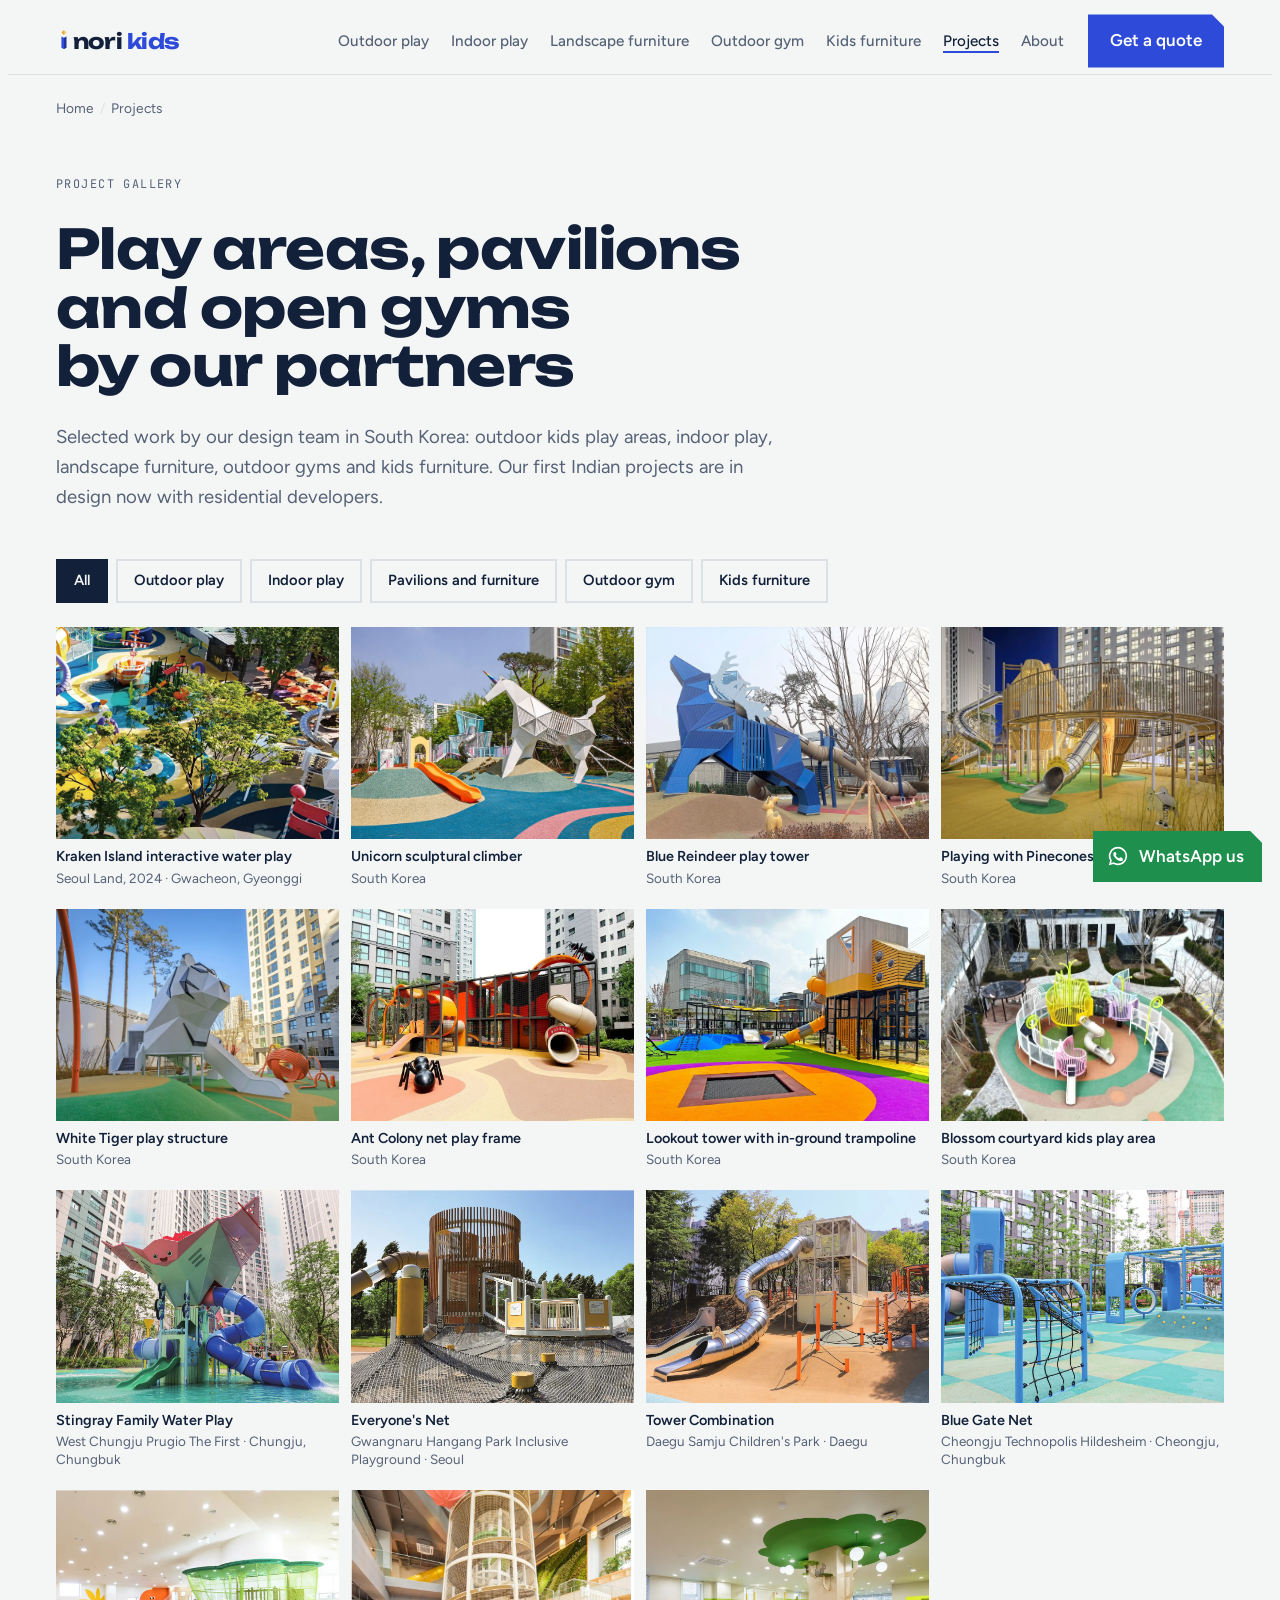
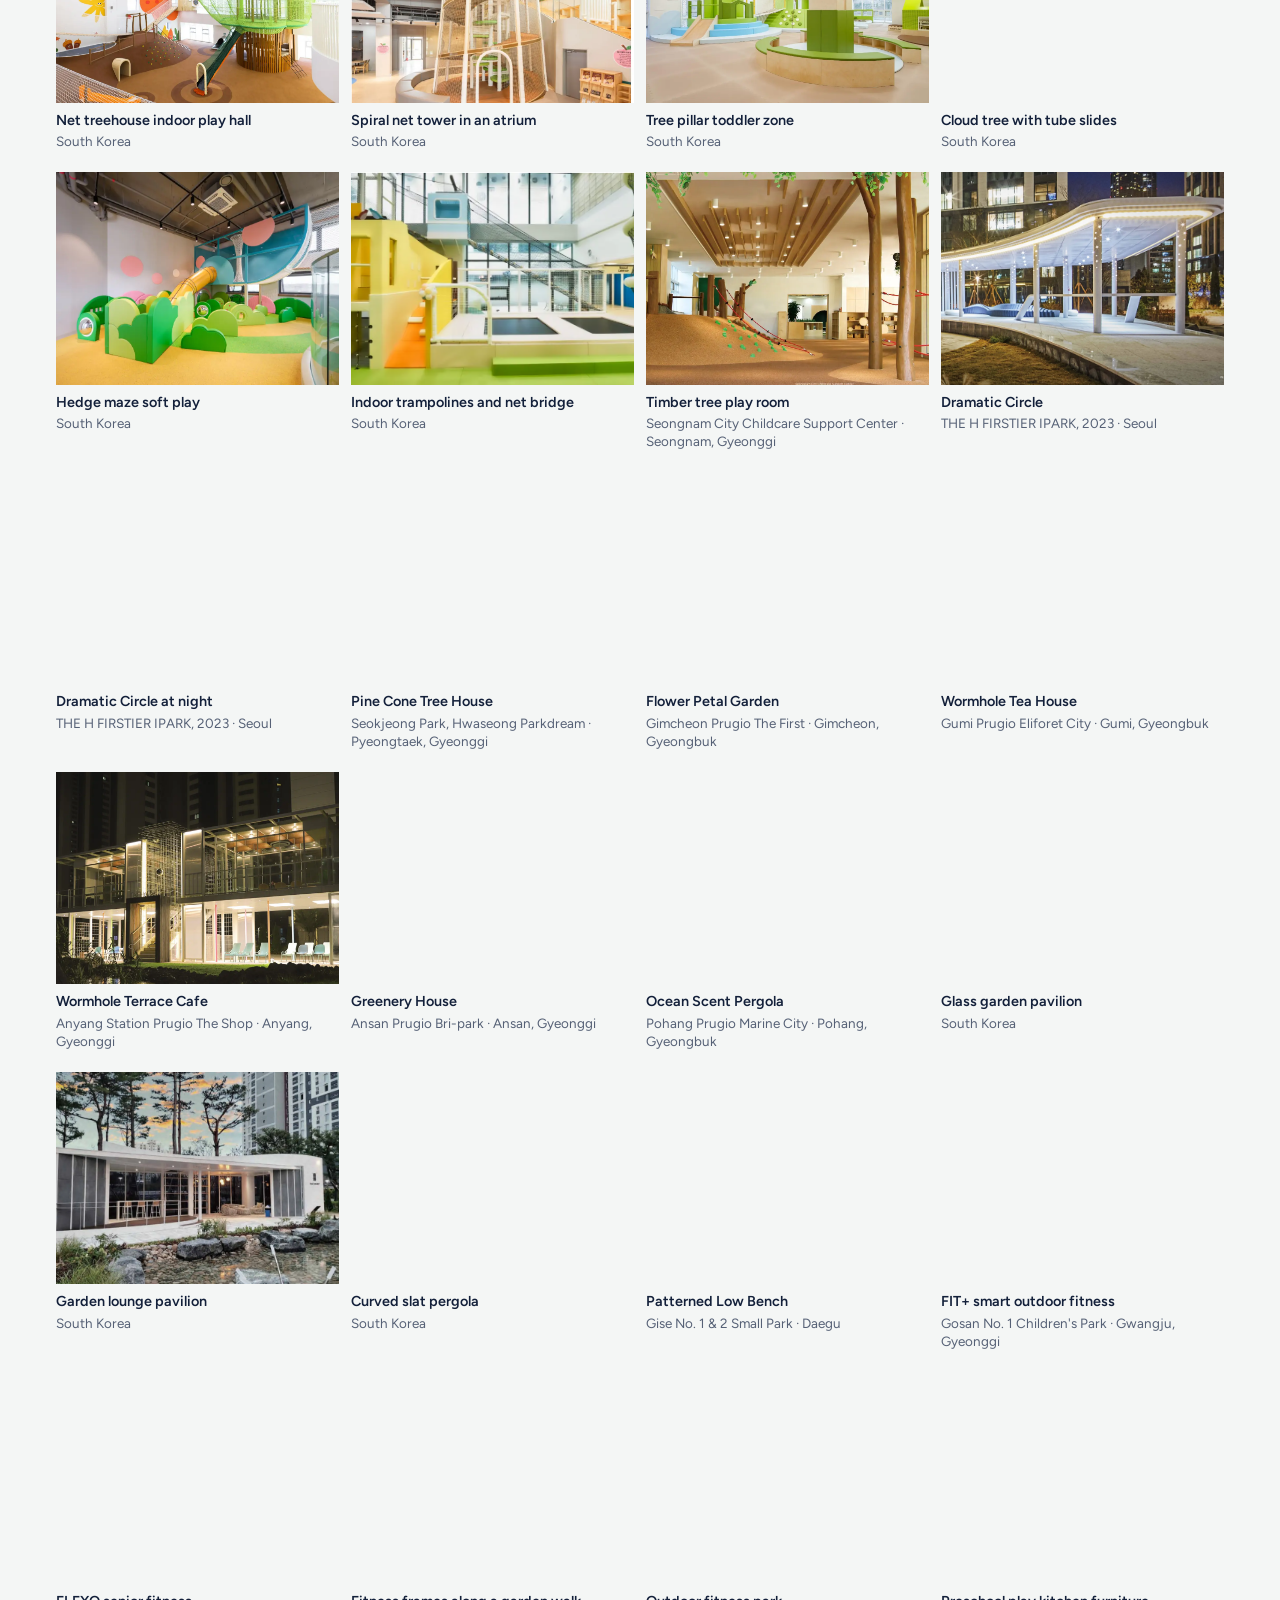
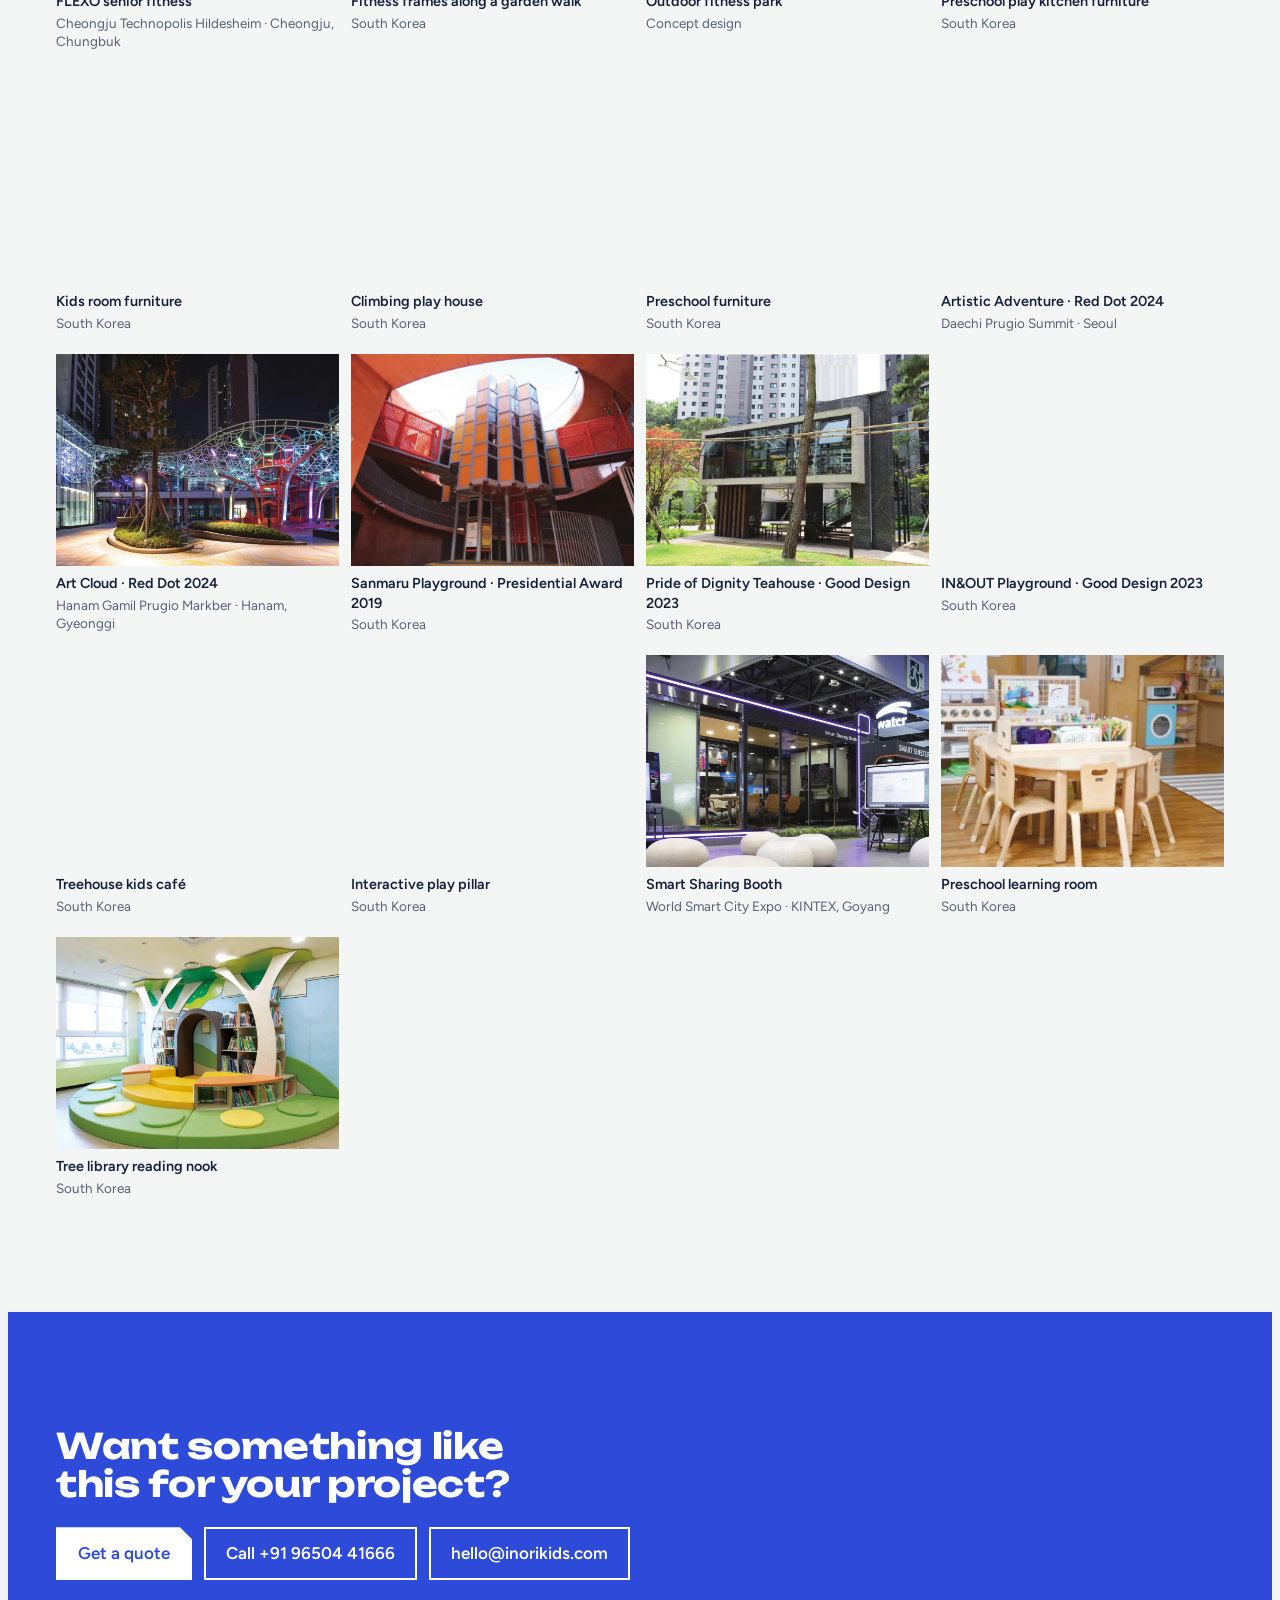
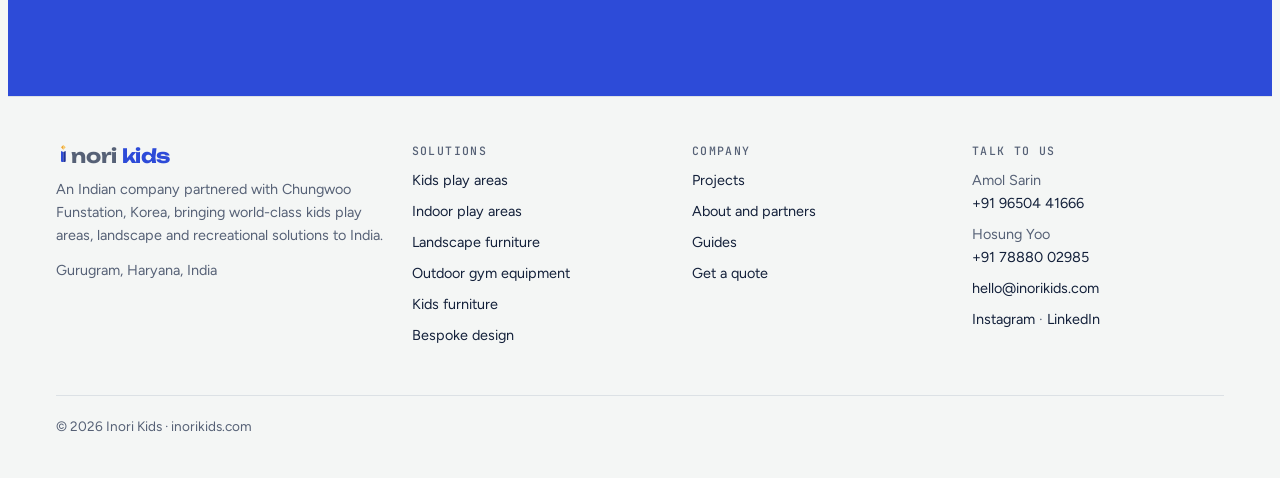
<file: projects.html>
<!doctype html>
<html lang="en-IN">
<head>
<meta charset="utf-8">
<meta name="viewport" content="width=device-width, initial-scale=1, viewport-fit=cover">
<title>Playground, Indoor Play &amp; Pavilion Projects | Inori Kids</title>
<meta name="claude:viewport-fit-sides" content="cover">
<meta name="description" content="Photo gallery of kids play areas, indoor play areas, pavilions, pergolas, outdoor gyms and kids furniture, including Red Dot and Good Design award winners. Available in India through Inori Kids.">
<meta name="robots" content="index, follow, max-image-preview:large, max-snippet:-1">
<link rel="canonical" href="https://inorikids.com/projects">
<link rel="alternate" hreflang="en-in" href="https://inorikids.com/projects">
<link rel="alternate" hreflang="x-default" href="https://inorikids.com/projects">
<meta property="og:type" content="website">
<meta property="og:site_name" content="Inori Kids">
<meta property="og:locale" content="en_IN">
<meta property="og:title" content="Playground, Indoor Play &amp; Pavilion Projects | Inori Kids">
<meta property="og:description" content="Photo gallery of kids play areas, indoor play areas, pavilions, pergolas, outdoor gyms and kids furniture, including Red Dot and Good Design award winners. Available in India through Inori Kids.">
<meta property="og:url" content="https://inorikids.com/projects">
<meta property="og:image" content="https://inorikids.com/img/unicorn.webp">
<meta name="twitter:card" content="summary_large_image">
<meta name="theme-color" content="#13203A">
<link rel="icon" href="/favicon.svg" type="image/svg+xml">
<link rel="apple-touch-icon" href="/apple-touch-icon.png">
<link rel="manifest" href="/site.webmanifest">
<link rel="preconnect" href="https://fonts.googleapis.com">
<link rel="preconnect" href="https://fonts.gstatic.com" crossorigin>
<link rel="stylesheet" href="https://fonts.googleapis.com/css2?family=Unbounded:wght@500;700&family=Figtree:wght@400;500;600;700&family=JetBrains+Mono:wght@500&display=swap">
<link rel="stylesheet" href="/assets/styles.css">
<script async src="https://www.googletagmanager.com/gtag/js?id=G-6NPXFN3L0E"></script>
<script>window.dataLayer=window.dataLayer||[];function gtag(){dataLayer.push(arguments);}gtag('js',new Date());gtag('config','G-6NPXFN3L0E');</script>

<script type="application/ld+json">
{
 "@context": "https://schema.org",
 "@graph": [
  {
   "@type": "Organization",
   "@id": "https://inorikids.com/#organization",
   "name": "Inori Kids",
   "alternateName": [
    "iNori Kids",
    "inorikids"
   ],
   "url": "https://inorikids.com/",
   "logo": {
    "@type": "ImageObject",
    "url": "https://inorikids.com/logo-512.png",
    "width": 512,
    "height": 512
   },
   "image": "https://inorikids.com/og-image.jpg",
   "description": "Indian company partnered with Chungwoo Funstation of South Korea (with sister companies Spacetalk and Ittang), bringing world-class kids play areas, indoor play, landscape furniture, pavilions, kids furniture and outdoor gym equipment from Korea to India. Design, import, installation and guarantee.",
   "address": {
    "@type": "PostalAddress",
    "addressLocality": "Gurugram",
    "addressRegion": "Haryana",
    "addressCountry": "IN"
   },
   "areaServed": {
    "@type": "Country",
    "name": "India"
   },
   "sameAs": [
    "https://www.instagram.com/i_norikids/",
    "https://www.linkedin.com/company/inorikids/"
   ],
   "email": "hello@inorikids.com",
   "contactPoint": [
    {
     "@type": "ContactPoint",
     "telephone": "+91-96504-41666",
     "contactType": "sales",
     "areaServed": "IN",
     "name": "Amol Sarin",
     "email": "hello@inorikids.com"
    },
    {
     "@type": "ContactPoint",
     "telephone": "+91-78880-02985",
     "contactType": "sales",
     "areaServed": "IN",
     "name": "Hosung Yoo"
    }
   ],
   "knowsAbout": [
    "kids play area design",
    "playground equipment",
    "indoor play areas",
    "soft play",
    "landscape furniture",
    "pergolas and pavilions",
    "outdoor gym equipment",
    "kids furniture",
    "custom playground design",
    "playground safety surfacing"
   ]
  },
  {
   "@type": "ImageGallery",
   "name": "Inori Kids partner project gallery",
   "url": "https://inorikids.com/projects",
   "image": [
    {
     "@type": "ImageObject",
     "contentUrl": "https://inorikids.com/img/kraken-island-water-play.webp",
     "name": "Kraken Island interactive water play",
     "description": "Seoul Land, 2024, Gwacheon, Gyeonggi"
    },
    {
     "@type": "ImageObject",
     "contentUrl": "https://inorikids.com/img/unicorn.webp",
     "name": "Unicorn sculptural climber",
     "description": "South Korea"
    },
    {
     "@type": "ImageObject",
     "contentUrl": "https://inorikids.com/img/reindeer.webp",
     "name": "Blue Reindeer play tower",
     "description": "South Korea"
    },
    {
     "@type": "ImageObject",
     "contentUrl": "https://inorikids.com/img/pinecones.webp",
     "name": "Playing with Pinecones play ring",
     "description": "South Korea"
    },
    {
     "@type": "ImageObject",
     "contentUrl": "https://inorikids.com/img/tiger.webp",
     "name": "White Tiger play structure",
     "description": "South Korea"
    },
    {
     "@type": "ImageObject",
     "contentUrl": "https://inorikids.com/img/ant-tower.webp",
     "name": "Ant Colony net play frame",
     "description": "South Korea"
    },
    {
     "@type": "ImageObject",
     "contentUrl": "https://inorikids.com/img/lookout.webp",
     "name": "Lookout tower with in-ground trampoline",
     "description": "South Korea"
    },
    {
     "@type": "ImageObject",
     "contentUrl": "https://inorikids.com/img/blossom-aerial.webp",
     "name": "Blossom courtyard kids play area",
     "description": "South Korea"
    },
    {
     "@type": "ImageObject",
     "contentUrl": "https://inorikids.com/img/water-play-stingray.webp",
     "name": "Stingray Family Water Play",
     "description": "West Chungju Prugio The First, Chungju, Chungbuk"
    },
    {
     "@type": "ImageObject",
     "contentUrl": "https://inorikids.com/img/inclusive-playground-everyones-net.webp",
     "name": "Everyone's Net",
     "description": "Gwangnaru Hangang Park Inclusive Playground, Seoul"
    },
    {
     "@type": "ImageObject",
     "contentUrl": "https://inorikids.com/img/stainless-tube-slide-tower.webp",
     "name": "Tower Combination",
     "description": "Daegu Samju Children's Park, Daegu"
    },
    {
     "@type": "ImageObject",
     "contentUrl": "https://inorikids.com/img/safety-surfacing-epdm-blue-gate.webp",
     "name": "Blue Gate Net",
     "description": "Cheongju Technopolis Hildesheim, Cheongju, Chungbuk"
    },
    {
     "@type": "ImageObject",
     "contentUrl": "https://inorikids.com/img/in-net-tree.webp",
     "name": "Net treehouse indoor play hall",
     "description": "South Korea"
    },
    {
     "@type": "ImageObject",
     "contentUrl": "https://inorikids.com/img/in-spiral-tower.webp",
     "name": "Spiral net tower in an atrium",
     "description": "South Korea"
    },
    {
     "@type": "ImageObject",
     "contentUrl": "https://inorikids.com/img/in-tree-pillar.webp",
     "name": "Tree pillar toddler zone",
     "description": "South Korea"
    },
    {
     "@type": "ImageObject",
     "contentUrl": "https://inorikids.com/img/in-cloud-slide.webp",
     "name": "Cloud tree with tube slides",
     "description": "South Korea"
    },
    {
     "@type": "ImageObject",
     "contentUrl": "https://inorikids.com/img/in-hedges.webp",
     "name": "Hedge maze soft play",
     "description": "South Korea"
    },
    {
     "@type": "ImageObject",
     "contentUrl": "https://inorikids.com/img/in-trampoline.webp",
     "name": "Indoor trampolines and net bridge",
     "description": "South Korea"
    },
    {
     "@type": "ImageObject",
     "contentUrl": "https://inorikids.com/img/indoor-tree-slide-childcare.webp",
     "name": "Timber tree play room",
     "description": "Seongnam City Childcare Support Center, Seongnam, Gyeonggi"
    },
    {
     "@type": "ImageObject",
     "contentUrl": "https://inorikids.com/img/dramatic-circle.webp",
     "name": "Dramatic Circle",
     "description": "THE H FIRSTIER IPARK, 2023, Seoul"
    },
    {
     "@type": "ImageObject",
     "contentUrl": "https://inorikids.com/img/dramatic-circle-2.webp",
     "name": "Dramatic Circle at night",
     "description": "THE H FIRSTIER IPARK, 2023, Seoul"
    },
    {
     "@type": "ImageObject",
     "contentUrl": "https://inorikids.com/img/pinecone-treehouse.webp",
     "name": "Pine Cone Tree House",
     "description": "Seokjeong Park, Hwaseong Parkdream, Pyeongtaek, Gyeonggi"
    },
    {
     "@type": "ImageObject",
     "contentUrl": "https://inorikids.com/img/flower-petal.webp",
     "name": "Flower Petal Garden",
     "description": "Gimcheon Prugio The First, Gimcheon, Gyeongbuk"
    },
    {
     "@type": "ImageObject",
     "contentUrl": "https://inorikids.com/img/wormhole-teahouse.webp",
     "name": "Wormhole Tea House",
     "description": "Gumi Prugio Eliforet City, Gumi, Gyeongbuk"
    },
    {
     "@type": "ImageObject",
     "contentUrl": "https://inorikids.com/img/wormhole-cafe.webp",
     "name": "Wormhole Terrace Cafe",
     "description": "Anyang Station Prugio The Shop, Anyang, Gyeonggi"
    },
    {
     "@type": "ImageObject",
     "contentUrl": "https://inorikids.com/img/greenery-house.webp",
     "name": "Greenery House",
     "description": "Ansan Prugio Bri-park, Ansan, Gyeonggi"
    },
    {
     "@type": "ImageObject",
     "contentUrl": "https://inorikids.com/img/ocean-pergola.webp",
     "name": "Ocean Scent Pergola",
     "description": "Pohang Prugio Marine City, Pohang, Gyeongbuk"
    },
    {
     "@type": "ImageObject",
     "contentUrl": "https://inorikids.com/img/glass-pavilion.webp",
     "name": "Glass garden pavilion",
     "description": "South Korea"
    },
    {
     "@type": "ImageObject",
     "contentUrl": "https://inorikids.com/img/cw-pavilion.webp",
     "name": "Garden lounge pavilion",
     "description": "South Korea"
    },
    {
     "@type": "ImageObject",
     "contentUrl": "https://inorikids.com/img/yellow-pergola.webp",
     "name": "Curved slat pergola",
     "description": "South Korea"
    },
    {
     "@type": "ImageObject",
     "contentUrl": "https://inorikids.com/img/low-bench.webp",
     "name": "Patterned Low Bench",
     "description": "Gise No. 1 & 2 Small Park, Daegu"
    },
    {
     "@type": "ImageObject",
     "contentUrl": "https://inorikids.com/img/fit-plus.webp",
     "name": "FIT+ smart outdoor fitness",
     "description": "Gosan No. 1 Children's Park, Gwangju, Gyeonggi"
    },
    {
     "@type": "ImageObject",
     "contentUrl": "https://inorikids.com/img/flexo-senior.webp",
     "name": "FLEXO senior fitness",
     "description": "Cheongju Technopolis Hildesheim, Cheongju, Chungbuk"
    },
    {
     "@type": "ImageObject",
     "contentUrl": "https://inorikids.com/img/cw-fitness-frame.webp",
     "name": "Fitness frames along a garden walk",
     "description": "South Korea"
    },
    {
     "@type": "ImageObject",
     "contentUrl": "https://inorikids.com/img/fitness-park.webp",
     "name": "Outdoor fitness park",
     "description": "Concept design"
    },
    {
     "@type": "ImageObject",
     "contentUrl": "https://inorikids.com/img/kids-play-kitchen-furniture.webp",
     "name": "Preschool play kitchen furniture",
     "description": "South Korea"
    },
    {
     "@type": "ImageObject",
     "contentUrl": "https://inorikids.com/img/laflaf-kids-room-furniture.webp",
     "name": "Kids room furniture",
     "description": "South Korea"
    },
    {
     "@type": "ImageObject",
     "contentUrl": "https://inorikids.com/img/laf-house-climbing-bed.webp",
     "name": "Climbing play house",
     "description": "South Korea"
    },
    {
     "@type": "ImageObject",
     "contentUrl": "https://inorikids.com/img/preschool-classroom-furniture.webp",
     "name": "Preschool furniture",
     "description": "South Korea"
    },
    {
     "@type": "ImageObject",
     "contentUrl": "https://inorikids.com/img/artistic-playground-reddot.webp",
     "name": "Artistic Adventure · Red Dot 2024",
     "description": "Daechi Prugio Summit, Seoul"
    },
    {
     "@type": "ImageObject",
     "contentUrl": "https://inorikids.com/img/arcloud-reddot.webp",
     "name": "Art Cloud · Red Dot 2024",
     "description": "Hanam Gamil Prugio Markber, Hanam, Gyeonggi"
    },
    {
     "@type": "ImageObject",
     "contentUrl": "https://inorikids.com/img/award-presidential-sanmaru.webp",
     "name": "Sanmaru Playground · Presidential Award 2019",
     "description": "South Korea"
    },
    {
     "@type": "ImageObject",
     "contentUrl": "https://inorikids.com/img/award-good-design-teahouse.webp",
     "name": "Pride of Dignity Teahouse · Good Design 2023",
     "description": "South Korea"
    },
    {
     "@type": "ImageObject",
     "contentUrl": "https://inorikids.com/img/award-good-design-inout.webp",
     "name": "IN&OUT Playground · Good Design 2023",
     "description": "South Korea"
    },
    {
     "@type": "ImageObject",
     "contentUrl": "https://inorikids.com/img/play-cafe-treehouse.webp",
     "name": "Treehouse kids café",
     "description": "South Korea"
    },
    {
     "@type": "ImageObject",
     "contentUrl": "https://inorikids.com/img/interactive-play-pillar.webp",
     "name": "Interactive play pillar",
     "description": "South Korea"
    },
    {
     "@type": "ImageObject",
     "contentUrl": "https://inorikids.com/img/smart-sharing-booth.webp",
     "name": "Smart Sharing Booth",
     "description": "World Smart City Expo, KINTEX, Goyang"
    },
    {
     "@type": "ImageObject",
     "contentUrl": "https://inorikids.com/img/learning-space-classroom.webp",
     "name": "Preschool learning room",
     "description": "South Korea"
    },
    {
     "@type": "ImageObject",
     "contentUrl": "https://inorikids.com/img/tree-library-reading-nook.webp",
     "name": "Tree library reading nook",
     "description": "South Korea"
    }
   ]
  },
  {
   "@type": "BreadcrumbList",
   "itemListElement": [
    {
     "@type": "ListItem",
     "position": 1,
     "name": "Home",
     "item": "https://inorikids.com/"
    },
    {
     "@type": "ListItem",
     "position": 2,
     "name": "Projects",
     "item": "https://inorikids.com/projects"
    }
   ]
  },
  {
   "@type": "WebPage",
   "@id": "https://inorikids.com/projects#webpage",
   "url": "https://inorikids.com/projects",
   "name": "Playground, Indoor Play & Pavilion Projects | Inori Kids",
   "description": "Photo gallery of kids play areas, indoor play areas, pavilions, pergolas, outdoor gyms and kids furniture, including Red Dot and Good Design award winners. Available in India through Inori Kids.",
   "isPartOf": {
    "@id": "https://inorikids.com/#website"
   },
   "about": {
    "@id": "https://inorikids.com/#organization"
   },
   "inLanguage": "en-IN",
   "primaryImageOfPage": "https://inorikids.com/img/unicorn.webp"
  }
 ]
}
</script>
</head>
<body>
<a class="skip" href="#main">Skip to content</a>
<header>
  <div class="wrap nav">
    <a class="logo" href="/" aria-label="Inori Kids home"><svg viewBox="0 0 100 120" aria-hidden="true"><polygon points="50,0 34,16 50,32" fill="var(--sun)"/><polygon points="50,0 66,16 50,32" fill="var(--sun-light)"/><polygon points="34,40 50,48 50,120 34,112" fill="var(--accent)"/><polygon points="50,48 66,40 66,112 50,120" fill="var(--accent-deep)"/></svg>nori <span>kids</span></a>
    <nav aria-label="Main"><a href="/outdoor-play-areas">Outdoor play</a><a href="/indoor-play-areas">Indoor play</a><a href="/landscape-furniture">Landscape furniture</a><a href="/outdoor-gym-equipment">Outdoor gym</a><a href="/kids-furniture">Kids furniture</a><a href="/projects" aria-current="page">Projects</a><a href="/about">About</a></nav>
    <details class="menu"><summary>Menu</summary><div class="menu-panel"><a href="/outdoor-play-areas">Outdoor play</a><a href="/indoor-play-areas">Indoor play</a><a href="/landscape-furniture">Landscape furniture</a><a href="/outdoor-gym-equipment">Outdoor gym</a><a href="/kids-furniture">Kids furniture</a><a href="/projects">Projects</a><a href="/about">About</a><a href="/custom-playground-design">Bespoke design</a><a href="/guides">Guides</a><a href="/contact">Contact</a></div></details>
    <a class="btn" href="/contact">Get a quote</a>
  </div>
</header>
<nav class="crumbs wrap" aria-label="Breadcrumb"><ol><li><a href="/">Home</a></li><li aria-current="page">Projects</li></ol></nav>
<main id="main">
<section class="page-hero" style="padding-bottom:24px"><div class="wrap"><div class="hero-copy" style="max-width:820px">
<p class="eyebrow">Project gallery</p><h1>Play areas, pavilions and open gyms by our partners</h1>
<p class="lead">Selected work by our design team in South Korea: outdoor kids play areas, indoor play, landscape furniture, outdoor gyms and kids furniture. Our first Indian projects are in design now with residential developers.</p></div></div></section>
<section style="padding-top:24px"><div class="wrap">
<div class="filters" role="group" aria-label="Filter projects">
<button type="button" data-f="all" aria-pressed="true">All</button><button type="button" data-f="outdoor" aria-pressed="false">Outdoor play</button>
<button type="button" data-f="indoor" aria-pressed="false">Indoor play</button><button type="button" data-f="pavilion" aria-pressed="false">Pavilions and furniture</button>
<button type="button" data-f="fitness" aria-pressed="false">Outdoor gym</button><button type="button" data-f="furniture" aria-pressed="false">Kids furniture</button></div>
<div class="gallery" id="gallery"><figure class="gitem" data-c="outdoor"><button type="button" aria-label="Enlarge: Kraken Island interactive water play" data-sub="Seoul Land, 2024 · Gwacheon, Gyeonggi"><img src="/img/kraken-island-water-play.webp" alt="Kraken Island interactive water play at Seoul Land, 2024, Gwacheon, Gyeonggi" width="1600" height="1132" loading="lazy" decoding="async"></button><figcaption><b>Kraken Island interactive water play</b><span>Seoul Land, 2024 · Gwacheon, Gyeonggi</span></figcaption></figure><figure class="gitem" data-c="outdoor"><button type="button" aria-label="Enlarge: Unicorn sculptural climber" data-sub="South Korea"><img src="/img/unicorn.webp" alt="Unicorn sculptural climber, South Korea" width="1600" height="1067" loading="lazy" decoding="async"></button><figcaption><b>Unicorn sculptural climber</b><span>South Korea</span></figcaption></figure><figure class="gitem" data-c="outdoor"><button type="button" aria-label="Enlarge: Blue Reindeer play tower" data-sub="South Korea"><img src="/img/reindeer.webp" alt="Blue Reindeer play tower, South Korea" width="1440" height="1080" loading="lazy" decoding="async"></button><figcaption><b>Blue Reindeer play tower</b><span>South Korea</span></figcaption></figure><figure class="gitem" data-c="outdoor"><button type="button" aria-label="Enlarge: Playing with Pinecones play ring" data-sub="South Korea"><img src="/img/pinecones.webp" alt="Playing with Pinecones play ring, South Korea" width="1600" height="1066" loading="lazy" decoding="async"></button><figcaption><b>Playing with Pinecones play ring</b><span>South Korea</span></figcaption></figure><figure class="gitem" data-c="outdoor"><button type="button" aria-label="Enlarge: White Tiger play structure" data-sub="South Korea"><img src="/img/tiger.webp" alt="White Tiger play structure, South Korea" width="1600" height="1066" loading="lazy" decoding="async"></button><figcaption><b>White Tiger play structure</b><span>South Korea</span></figcaption></figure><figure class="gitem" data-c="outdoor"><button type="button" aria-label="Enlarge: Ant Colony net play frame" data-sub="South Korea"><img src="/img/ant-tower.webp" alt="Ant Colony net play frame, South Korea" width="1000" height="666" loading="lazy" decoding="async"></button><figcaption><b>Ant Colony net play frame</b><span>South Korea</span></figcaption></figure><figure class="gitem" data-c="outdoor"><button type="button" aria-label="Enlarge: Lookout tower with in-ground trampoline" data-sub="South Korea"><img src="/img/lookout.webp" alt="Lookout tower with in-ground trampoline, South Korea" width="1600" height="1224" loading="lazy" decoding="async"></button><figcaption><b>Lookout tower with in-ground trampoline</b><span>South Korea</span></figcaption></figure><figure class="gitem" data-c="outdoor"><button type="button" aria-label="Enlarge: Blossom courtyard kids play area" data-sub="South Korea"><img src="/img/blossom-aerial.webp" alt="Blossom courtyard kids play area, South Korea" width="1600" height="899" loading="lazy" decoding="async"></button><figcaption><b>Blossom courtyard kids play area</b><span>South Korea</span></figcaption></figure><figure class="gitem" data-c="outdoor"><button type="button" aria-label="Enlarge: Stingray Family Water Play" data-sub="West Chungju Prugio The First · Chungju, Chungbuk"><img src="/img/water-play-stingray.webp" alt="Stingray Family Water Play at West Chungju Prugio The First, Chungju, Chungbuk" width="1600" height="813" loading="lazy" decoding="async"></button><figcaption><b>Stingray Family Water Play</b><span>West Chungju Prugio The First · Chungju, Chungbuk</span></figcaption></figure><figure class="gitem" data-c="outdoor"><button type="button" aria-label="Enlarge: Everyone&#x27;s Net" data-sub="Gwangnaru Hangang Park Inclusive Playground · Seoul"><img src="/img/inclusive-playground-everyones-net.webp" alt="Everyone&#x27;s Net at Gwangnaru Hangang Park Inclusive Playground, Seoul" width="1600" height="811" loading="lazy" decoding="async"></button><figcaption><b>Everyone&#x27;s Net</b><span>Gwangnaru Hangang Park Inclusive Playground · Seoul</span></figcaption></figure><figure class="gitem" data-c="outdoor"><button type="button" aria-label="Enlarge: Tower Combination" data-sub="Daegu Samju Children&#x27;s Park · Daegu"><img src="/img/stainless-tube-slide-tower.webp" alt="Tower Combination at Daegu Samju Children&#x27;s Park, Daegu" width="1600" height="811" loading="lazy" decoding="async"></button><figcaption><b>Tower Combination</b><span>Daegu Samju Children&#x27;s Park · Daegu</span></figcaption></figure><figure class="gitem" data-c="outdoor"><button type="button" aria-label="Enlarge: Blue Gate Net" data-sub="Cheongju Technopolis Hildesheim · Cheongju, Chungbuk"><img src="/img/safety-surfacing-epdm-blue-gate.webp" alt="Blue Gate Net at Cheongju Technopolis Hildesheim, Cheongju, Chungbuk" width="1600" height="811" loading="lazy" decoding="async"></button><figcaption><b>Blue Gate Net</b><span>Cheongju Technopolis Hildesheim · Cheongju, Chungbuk</span></figcaption></figure><figure class="gitem" data-c="indoor"><button type="button" aria-label="Enlarge: Net treehouse indoor play hall" data-sub="South Korea"><img src="/img/in-net-tree.webp" alt="Net treehouse indoor play hall, South Korea" width="1251" height="820" loading="lazy" decoding="async"></button><figcaption><b>Net treehouse indoor play hall</b><span>South Korea</span></figcaption></figure><figure class="gitem" data-c="indoor"><button type="button" aria-label="Enlarge: Spiral net tower in an atrium" data-sub="South Korea"><img src="/img/in-spiral-tower.webp" alt="Spiral net tower in an atrium, South Korea" width="882" height="728" loading="lazy" decoding="async"></button><figcaption><b>Spiral net tower in an atrium</b><span>South Korea</span></figcaption></figure><figure class="gitem" data-c="indoor"><button type="button" aria-label="Enlarge: Tree pillar toddler zone" data-sub="South Korea"><img src="/img/in-tree-pillar.webp" alt="Tree pillar toddler zone, South Korea" width="1096" height="816" loading="lazy" decoding="async"></button><figcaption><b>Tree pillar toddler zone</b><span>South Korea</span></figcaption></figure><figure class="gitem" data-c="indoor"><button type="button" aria-label="Enlarge: Cloud tree with tube slides" data-sub="South Korea"><img src="/img/in-cloud-slide.webp" alt="Cloud tree with tube slides, South Korea" width="967" height="640" loading="lazy" decoding="async"></button><figcaption><b>Cloud tree with tube slides</b><span>South Korea</span></figcaption></figure><figure class="gitem" data-c="indoor"><button type="button" aria-label="Enlarge: Hedge maze soft play" data-sub="South Korea"><img src="/img/in-hedges.webp" alt="Hedge maze soft play, South Korea" width="861" height="648" loading="lazy" decoding="async"></button><figcaption><b>Hedge maze soft play</b><span>South Korea</span></figcaption></figure><figure class="gitem" data-c="indoor"><button type="button" aria-label="Enlarge: Indoor trampolines and net bridge" data-sub="South Korea"><img src="/img/in-trampoline.webp" alt="Indoor trampolines and net bridge, South Korea" width="864" height="481" loading="lazy" decoding="async"></button><figcaption><b>Indoor trampolines and net bridge</b><span>South Korea</span></figcaption></figure><figure class="gitem" data-c="indoor"><button type="button" aria-label="Enlarge: Timber tree play room" data-sub="Seongnam City Childcare Support Center · Seongnam, Gyeonggi"><img src="/img/indoor-tree-slide-childcare.webp" alt="Timber tree play room at Seongnam City Childcare Support Center, Seongnam, Gyeonggi" width="980" height="833" loading="lazy" decoding="async"></button><figcaption><b>Timber tree play room</b><span>Seongnam City Childcare Support Center · Seongnam, Gyeonggi</span></figcaption></figure><figure class="gitem" data-c="pavilion"><button type="button" aria-label="Enlarge: Dramatic Circle" data-sub="THE H FIRSTIER IPARK, 2023 · Seoul"><img src="/img/dramatic-circle.webp" alt="Dramatic Circle at THE H FIRSTIER IPARK, 2023, Seoul" width="1600" height="1132" loading="lazy" decoding="async"></button><figcaption><b>Dramatic Circle</b><span>THE H FIRSTIER IPARK, 2023 · Seoul</span></figcaption></figure><figure class="gitem" data-c="pavilion"><button type="button" aria-label="Enlarge: Dramatic Circle at night" data-sub="THE H FIRSTIER IPARK, 2023 · Seoul"><img src="/img/dramatic-circle-2.webp" alt="Dramatic Circle at night at THE H FIRSTIER IPARK, 2023, Seoul" width="1600" height="1132" loading="lazy" decoding="async"></button><figcaption><b>Dramatic Circle at night</b><span>THE H FIRSTIER IPARK, 2023 · Seoul</span></figcaption></figure><figure class="gitem" data-c="pavilion"><button type="button" aria-label="Enlarge: Pine Cone Tree House" data-sub="Seokjeong Park, Hwaseong Parkdream · Pyeongtaek, Gyeonggi"><img src="/img/pinecone-treehouse.webp" alt="Pine Cone Tree House at Seokjeong Park, Hwaseong Parkdream, Pyeongtaek, Gyeonggi" width="1600" height="818" loading="lazy" decoding="async"></button><figcaption><b>Pine Cone Tree House</b><span>Seokjeong Park, Hwaseong Parkdream · Pyeongtaek, Gyeonggi</span></figcaption></figure><figure class="gitem" data-c="pavilion"><button type="button" aria-label="Enlarge: Flower Petal Garden" data-sub="Gimcheon Prugio The First · Gimcheon, Gyeongbuk"><img src="/img/flower-petal.webp" alt="Flower Petal Garden at Gimcheon Prugio The First, Gimcheon, Gyeongbuk" width="1600" height="818" loading="lazy" decoding="async"></button><figcaption><b>Flower Petal Garden</b><span>Gimcheon Prugio The First · Gimcheon, Gyeongbuk</span></figcaption></figure><figure class="gitem" data-c="pavilion"><button type="button" aria-label="Enlarge: Wormhole Tea House" data-sub="Gumi Prugio Eliforet City · Gumi, Gyeongbuk"><img src="/img/wormhole-teahouse.webp" alt="Wormhole Tea House at Gumi Prugio Eliforet City, Gumi, Gyeongbuk" width="1600" height="818" loading="lazy" decoding="async"></button><figcaption><b>Wormhole Tea House</b><span>Gumi Prugio Eliforet City · Gumi, Gyeongbuk</span></figcaption></figure><figure class="gitem" data-c="pavilion"><button type="button" aria-label="Enlarge: Wormhole Terrace Cafe" data-sub="Anyang Station Prugio The Shop · Anyang, Gyeonggi"><img src="/img/wormhole-cafe.webp" alt="Wormhole Terrace Cafe at Anyang Station Prugio The Shop, Anyang, Gyeonggi" width="1600" height="818" loading="lazy" decoding="async"></button><figcaption><b>Wormhole Terrace Cafe</b><span>Anyang Station Prugio The Shop · Anyang, Gyeonggi</span></figcaption></figure><figure class="gitem" data-c="pavilion"><button type="button" aria-label="Enlarge: Greenery House" data-sub="Ansan Prugio Bri-park · Ansan, Gyeonggi"><img src="/img/greenery-house.webp" alt="Greenery House at Ansan Prugio Bri-park, Ansan, Gyeonggi" width="1600" height="818" loading="lazy" decoding="async"></button><figcaption><b>Greenery House</b><span>Ansan Prugio Bri-park · Ansan, Gyeonggi</span></figcaption></figure><figure class="gitem" data-c="pavilion"><button type="button" aria-label="Enlarge: Ocean Scent Pergola" data-sub="Pohang Prugio Marine City · Pohang, Gyeongbuk"><img src="/img/ocean-pergola.webp" alt="Ocean Scent Pergola at Pohang Prugio Marine City, Pohang, Gyeongbuk" width="1600" height="818" loading="lazy" decoding="async"></button><figcaption><b>Ocean Scent Pergola</b><span>Pohang Prugio Marine City · Pohang, Gyeongbuk</span></figcaption></figure><figure class="gitem" data-c="pavilion"><button type="button" aria-label="Enlarge: Glass garden pavilion" data-sub="South Korea"><img src="/img/glass-pavilion.webp" alt="Glass garden pavilion, South Korea" width="1600" height="823" loading="lazy" decoding="async"></button><figcaption><b>Glass garden pavilion</b><span>South Korea</span></figcaption></figure><figure class="gitem" data-c="pavilion"><button type="button" aria-label="Enlarge: Garden lounge pavilion" data-sub="South Korea"><img src="/img/cw-pavilion.webp" alt="Garden lounge pavilion, South Korea" width="1600" height="1132" loading="lazy" decoding="async"></button><figcaption><b>Garden lounge pavilion</b><span>South Korea</span></figcaption></figure><figure class="gitem" data-c="pavilion"><button type="button" aria-label="Enlarge: Curved slat pergola" data-sub="South Korea"><img src="/img/yellow-pergola.webp" alt="Curved slat pergola, South Korea" width="1600" height="1132" loading="lazy" decoding="async"></button><figcaption><b>Curved slat pergola</b><span>South Korea</span></figcaption></figure><figure class="gitem" data-c="pavilion"><button type="button" aria-label="Enlarge: Patterned Low Bench" data-sub="Gise No. 1 &amp; 2 Small Park · Daegu"><img src="/img/low-bench.webp" alt="Patterned Low Bench at Gise No. 1 &amp; 2 Small Park, Daegu" width="1600" height="818" loading="lazy" decoding="async"></button><figcaption><b>Patterned Low Bench</b><span>Gise No. 1 &amp; 2 Small Park · Daegu</span></figcaption></figure><figure class="gitem" data-c="fitness"><button type="button" aria-label="Enlarge: FIT+ smart outdoor fitness" data-sub="Gosan No. 1 Children&#x27;s Park · Gwangju, Gyeonggi"><img src="/img/fit-plus.webp" alt="FIT+ smart outdoor fitness at Gosan No. 1 Children&#x27;s Park, Gwangju, Gyeonggi" width="1600" height="818" loading="lazy" decoding="async"></button><figcaption><b>FIT+ smart outdoor fitness</b><span>Gosan No. 1 Children&#x27;s Park · Gwangju, Gyeonggi</span></figcaption></figure><figure class="gitem" data-c="fitness"><button type="button" aria-label="Enlarge: FLEXO senior fitness" data-sub="Cheongju Technopolis Hildesheim · Cheongju, Chungbuk"><img src="/img/flexo-senior.webp" alt="FLEXO senior fitness at Cheongju Technopolis Hildesheim, Cheongju, Chungbuk" width="1600" height="818" loading="lazy" decoding="async"></button><figcaption><b>FLEXO senior fitness</b><span>Cheongju Technopolis Hildesheim · Cheongju, Chungbuk</span></figcaption></figure><figure class="gitem" data-c="fitness"><button type="button" aria-label="Enlarge: Fitness frames along a garden walk" data-sub="South Korea"><img src="/img/cw-fitness-frame.webp" alt="Fitness frames along a garden walk, South Korea" width="1600" height="1132" loading="lazy" decoding="async"></button><figcaption><b>Fitness frames along a garden walk</b><span>South Korea</span></figcaption></figure><figure class="gitem" data-c="fitness"><button type="button" aria-label="Enlarge: Outdoor fitness park" data-sub="Concept design"><img src="/img/fitness-park.webp" alt="Outdoor fitness park at Concept design, South Korea" width="1600" height="474" loading="lazy" decoding="async"></button><figcaption><b>Outdoor fitness park</b><span>Concept design</span></figcaption></figure><figure class="gitem" data-c="furniture"><button type="button" aria-label="Enlarge: Preschool play kitchen furniture" data-sub="South Korea"><img src="/img/kids-play-kitchen-furniture.webp" alt="Preschool play kitchen furniture, South Korea" width="968" height="833" loading="lazy" decoding="async"></button><figcaption><b>Preschool play kitchen furniture</b><span>South Korea</span></figcaption></figure><figure class="gitem" data-c="furniture"><button type="button" aria-label="Enlarge: Kids room furniture" data-sub="South Korea"><img src="/img/laflaf-kids-room-furniture.webp" alt="Kids room furniture, South Korea" width="931" height="463" loading="lazy" decoding="async"></button><figcaption><b>Kids room furniture</b><span>South Korea</span></figcaption></figure><figure class="gitem" data-c="furniture"><button type="button" aria-label="Enlarge: Climbing play house" data-sub="South Korea"><img src="/img/laf-house-climbing-bed.webp" alt="Climbing play house, South Korea" width="698" height="613" loading="lazy" decoding="async"></button><figcaption><b>Climbing play house</b><span>South Korea</span></figcaption></figure><figure class="gitem" data-c="furniture"><button type="button" aria-label="Enlarge: Preschool furniture" data-sub="South Korea"><img src="/img/preschool-classroom-furniture.webp" alt="Preschool furniture, South Korea" width="796" height="560" loading="lazy" decoding="async"></button><figcaption><b>Preschool furniture</b><span>South Korea</span></figcaption></figure><figure class="gitem" data-c="outdoor"><button type="button" aria-label="Enlarge: Artistic Adventure · Red Dot 2024" data-sub="Daechi Prugio Summit · Seoul"><img src="/img/artistic-playground-reddot.webp" alt="Artistic Adventure · Red Dot 2024 at Daechi Prugio Summit, Seoul" width="1600" height="818" loading="lazy" decoding="async"></button><figcaption><b>Artistic Adventure · Red Dot 2024</b><span>Daechi Prugio Summit · Seoul</span></figcaption></figure><figure class="gitem" data-c="pavilion"><button type="button" aria-label="Enlarge: Art Cloud · Red Dot 2024" data-sub="Hanam Gamil Prugio Markber · Hanam, Gyeonggi"><img src="/img/arcloud-reddot.webp" alt="Art Cloud · Red Dot 2024 at Hanam Gamil Prugio Markber, Hanam, Gyeonggi" width="1600" height="818" loading="lazy" decoding="async"></button><figcaption><b>Art Cloud · Red Dot 2024</b><span>Hanam Gamil Prugio Markber · Hanam, Gyeonggi</span></figcaption></figure><figure class="gitem" data-c="outdoor"><button type="button" aria-label="Enlarge: Sanmaru Playground · Presidential Award 2019" data-sub="South Korea"><img src="/img/award-presidential-sanmaru.webp" alt="Sanmaru Playground · Presidential Award 2019, South Korea" width="810" height="560" loading="lazy" decoding="async"></button><figcaption><b>Sanmaru Playground · Presidential Award 2019</b><span>South Korea</span></figcaption></figure><figure class="gitem" data-c="pavilion"><button type="button" aria-label="Enlarge: Pride of Dignity Teahouse · Good Design 2023" data-sub="South Korea"><img src="/img/award-good-design-teahouse.webp" alt="Pride of Dignity Teahouse · Good Design 2023, South Korea" width="756" height="564" loading="lazy" decoding="async"></button><figcaption><b>Pride of Dignity Teahouse · Good Design 2023</b><span>South Korea</span></figcaption></figure><figure class="gitem" data-c="outdoor"><button type="button" aria-label="Enlarge: IN&amp;OUT Playground · Good Design 2023" data-sub="South Korea"><img src="/img/award-good-design-inout.webp" alt="IN&amp;OUT Playground · Good Design 2023, South Korea" width="756" height="552" loading="lazy" decoding="async"></button><figcaption><b>IN&amp;OUT Playground · Good Design 2023</b><span>South Korea</span></figcaption></figure><figure class="gitem" data-c="indoor"><button type="button" aria-label="Enlarge: Treehouse kids café" data-sub="South Korea"><img src="/img/play-cafe-treehouse.webp" alt="Treehouse kids café, South Korea" width="1072" height="541" loading="lazy" decoding="async"></button><figcaption><b>Treehouse kids café</b><span>South Korea</span></figcaption></figure><figure class="gitem" data-c="indoor"><button type="button" aria-label="Enlarge: Interactive play pillar" data-sub="South Korea"><img src="/img/interactive-play-pillar.webp" alt="Interactive play pillar, South Korea" width="605" height="452" loading="lazy" decoding="async"></button><figcaption><b>Interactive play pillar</b><span>South Korea</span></figcaption></figure><figure class="gitem" data-c="pavilion"><button type="button" aria-label="Enlarge: Smart Sharing Booth" data-sub="World Smart City Expo · KINTEX, Goyang"><img src="/img/smart-sharing-booth.webp" alt="Smart Sharing Booth at World Smart City Expo, KINTEX, Goyang" width="1600" height="811" loading="lazy" decoding="async"></button><figcaption><b>Smart Sharing Booth</b><span>World Smart City Expo · KINTEX, Goyang</span></figcaption></figure><figure class="gitem" data-c="furniture"><button type="button" aria-label="Enlarge: Preschool learning room" data-sub="South Korea"><img src="/img/learning-space-classroom.webp" alt="Preschool learning room, South Korea" width="730" height="452" loading="lazy" decoding="async"></button><figcaption><b>Preschool learning room</b><span>South Korea</span></figcaption></figure><figure class="gitem" data-c="furniture"><button type="button" aria-label="Enlarge: Tree library reading nook" data-sub="South Korea"><img src="/img/tree-library-reading-nook.webp" alt="Tree library reading nook, South Korea" width="1008" height="910" loading="lazy" decoding="async"></button><figcaption><b>Tree library reading nook</b><span>South Korea</span></figcaption></figure></div></div></section>
<div class="lb" id="lb" hidden role="dialog" aria-modal="true" aria-label="Photo viewer"><button type="button" id="lb-close">Close</button><div><img id="lb-img" alt=""><p id="lb-cap"></p></div></div>
<section class="cta-band"><div class="wrap"><h2>Want something like this for your project?</h2><div class="acts">
<a class="btn" href="/contact">Get a quote</a><a class="btn ghost" href="tel:+919650441666">Call +91 96504 41666</a><a class="btn ghost" href="mailto:hello@inorikids.com">hello@inorikids.com</a></div></div></section>
</main>
<footer>
  <div class="wrap">
    <div class="fgrid">
      <div style="display:grid;gap:12px;align-content:start">
        <a class="logo" href="/" aria-label="Inori Kids home" style="font-size:1.2rem"><svg viewBox="0 0 100 120" aria-hidden="true"><polygon points="50,0 34,16 50,32" fill="var(--sun)"/><polygon points="50,0 66,16 50,32" fill="var(--sun-light)"/><polygon points="34,40 50,48 50,120 34,112" fill="var(--accent)"/><polygon points="50,48 66,40 66,112 50,120" fill="var(--accent-deep)"/></svg>nori <span>kids</span></a>
        <p>An Indian company partnered with Chungwoo Funstation, Korea, bringing world-class kids play areas, landscape and recreational solutions to India.</p><p>Gurugram, Haryana, India</p>
      </div>
      <div><h2>Solutions</h2><ul>
        <li><a href="/outdoor-play-areas">Kids play areas</a></li>
        <li><a href="/indoor-play-areas">Indoor play areas</a></li>
        <li><a href="/landscape-furniture">Landscape furniture</a></li>
        <li><a href="/outdoor-gym-equipment">Outdoor gym equipment</a></li>
        <li><a href="/kids-furniture">Kids furniture</a></li>
        <li><a href="/custom-playground-design">Bespoke design</a></li>
      </ul></div>
      <div><h2>Company</h2><ul>
        <li><a href="/projects">Projects</a></li>
        <li><a href="/about">About and partners</a></li>
        <li><a href="/guides">Guides</a></li>
        <li><a href="/contact">Get a quote</a></li>
      </ul></div>
      <div><h2>Talk to us</h2><ul>
        <li>Amol Sarin<br><a href="tel:+919650441666">+91 96504 41666</a></li>
        <li>Hosung Yoo<br><a href="tel:+917888002985">+91 78880 02985</a></li>
        <li><a href="mailto:hello@inorikids.com">hello@inorikids.com</a></li>
        <li><a href="https://www.instagram.com/i_norikids/" target="_blank" rel="noopener">Instagram</a> · <a href="https://www.linkedin.com/company/inorikids/" target="_blank" rel="noopener">LinkedIn</a></li>
      </ul></div>
    </div>
    <p class="fine">© 2026 Inori Kids · inorikids.com</p>
  </div>
</footer>
<a class="wa" href="https://wa.me/919650441666?text=Hi%20Inori%20Kids,%20I%20would%20like%20to%20discuss%20a%20project." target="_blank" rel="noopener" aria-label="Chat with Inori Kids on WhatsApp"><svg viewBox="0 0 24 24" aria-hidden="true"><path fill="currentColor" d="M12 2a10 10 0 0 0-8.6 15.1L2 22l5-1.3A10 10 0 1 0 12 2Zm0 18.2a8.2 8.2 0 0 1-4.2-1.1l-.3-.2-3 .8.8-2.9-.2-.3A8.2 8.2 0 1 1 12 20.2Zm4.5-6.1c-.2-.1-1.5-.7-1.7-.8-.2-.1-.4-.1-.6.1l-.8 1c-.1.2-.3.2-.5.1a6.7 6.7 0 0 1-3.3-2.9c-.2-.4.2-.4.7-1.3.1-.2 0-.3 0-.4l-.8-1.8c-.2-.5-.4-.4-.6-.4h-.5a1 1 0 0 0-.7.3 3 3 0 0 0-.9 2.2 5.2 5.2 0 0 0 1.1 2.7 11.8 11.8 0 0 0 4.5 4c1.7.7 2.3.8 3.2.6.5-.1 1.5-.6 1.7-1.2.2-.6.2-1.1.1-1.2l-.4-.2Z"/></svg><span>WhatsApp us</span></a>
<script src="/assets/main.js" defer></script>
</body>
</html>
</file>
<file: assets/styles.css>
/* Layout: wide editorial bands; every photo has one folded-steel corner cut, echoing the faceted animal sculptures */
:root{
  --bg:#F4F6F5; --surface:#FFFFFF; --ink:#13203A; --muted:#566176; --line:#DCE1E5;
  --accent:#2D4BD8; --accent-ink:#FFFFFF; --sun:#F0A630; --sun-soft:#FCEBCB; --band:#13203A; --band-ink:#EEF1F7;
  --f-display:"Unbounded","Arial Black",system-ui,sans-serif;
  --f-body:"Figtree",system-ui,-apple-system,"Segoe UI",sans-serif;
  --f-mono:"JetBrains Mono",ui-monospace,Menlo,Consolas,monospace;
  --cut:28px; --max:1200px;
}
@media (prefers-color-scheme: dark){:root:not([data-theme="light"]){
  --bg:#0E1420; --surface:#162033; --ink:#ECEFF6; --muted:#A3ADC2; --line:#26324A;
  --accent:#7D92FF; --accent-ink:#0E1420; --sun:#F4B453; --sun-soft:#3A2E17; --band:#1A2640; --band-ink:#ECEFF6; color-scheme:dark}}
:root[data-theme="dark"]{
  --bg:#0E1420; --surface:#162033; --ink:#ECEFF6; --muted:#A3ADC2; --line:#26324A;
  --accent:#7D92FF; --accent-ink:#0E1420; --sun:#F4B453; --sun-soft:#3A2E17; --band:#1A2640; --band-ink:#ECEFF6; color-scheme:dark}

:root{--accent-deep:#1E3299;--sun-light:#F7C866}
@media (prefers-color-scheme: dark){:root:not([data-theme="light"]){--accent-deep:#4F68F0}}
:root[data-theme="dark"]{--accent-deep:#4F68F0}
*{box-sizing:border-box}
html{scroll-behavior:smooth}
@media (prefers-reduced-motion:reduce){html{scroll-behavior:auto}*{transition:none!important;animation:none!important}}
body{background:var(--bg);color:var(--ink);font-family:var(--f-body);font-size:17px;line-height:1.6}
body::before{content:"";position:fixed;inset:0 0 auto;height:env(safe-area-inset-top,0px);z-index:10;background:var(--bg)}
.wrap{max-width:var(--max);margin:0 auto;padding-left:max(16px,env(safe-area-inset-left,0px));padding-right:max(16px,env(safe-area-inset-right,0px))}
h1,h2,h3{font-family:var(--f-display);font-weight:700;line-height:1.08;text-wrap:balance;margin:0;letter-spacing:-.01em}
h1{font-size:clamp(2.3rem,5.6vw,4.4rem)}
h2{font-size:clamp(1.7rem,3.4vw,2.6rem)}
h3{font-size:1.15rem;font-weight:500;line-height:1.25}
p{margin:0}
a{color:inherit}
:focus-visible{outline:3px solid var(--accent);outline-offset:3px}
.eyebrow{font-family:var(--f-mono);font-size:.74rem;letter-spacing:.12em;text-transform:uppercase;color:var(--muted)}
.lead{font-size:1.16rem;color:var(--muted);max-width:60ch}
.facet{clip-path:polygon(0 0,calc(100% - var(--cut)) 0,100% var(--cut),100% 100%,0 100%)}
img{display:block;width:100%;height:100%;object-fit:cover}
section{padding-block:clamp(64px,9vw,120px)}
.sec-head{display:grid;gap:14px;margin-bottom:44px;max-width:760px}

/* header */
header{position:sticky;top:env(safe-area-inset-top,0px);z-index:20;background:color-mix(in srgb,var(--bg) 88%,transparent);backdrop-filter:blur(10px);border-bottom:1px solid var(--line)}
.nav{display:flex;align-items:center;gap:24px;height:66px}
.logo{font-family:var(--f-display);font-weight:700;font-size:1.3rem;letter-spacing:-.02em;text-decoration:none;white-space:nowrap;line-height:1}
.logo svg{height:.92em;width:auto;vertical-align:baseline;margin-right:.04em}
.logo span{color:var(--accent)}
.social{display:flex;gap:18px;flex-wrap:wrap}
.social a{font-weight:600;text-decoration:none;color:var(--ink)}
.social a:hover{color:var(--accent)}
.nav nav{display:flex;gap:22px;margin-left:auto;font-weight:500;font-size:.95rem}
.nav nav a{text-decoration:none;color:var(--muted)}
.nav nav a:hover{color:var(--ink)}
.btn{display:inline-flex;align-items:center;gap:10px;background:var(--accent);color:var(--accent-ink);font-weight:600;text-decoration:none;padding:13px 22px;border:0;font:inherit;font-weight:600;cursor:pointer;clip-path:polygon(0 0,calc(100% - 12px) 0,100% 12px,100% 100%,0 100%);transition:transform .15s}
.btn:hover{transform:translateY(-2px)}
.btn.ghost{background:transparent;color:var(--ink);box-shadow:inset 0 0 0 2px var(--ink);clip-path:none}
@media (max-width:900px){.nav nav{display:none}.nav .btn{margin-left:auto;padding:10px 16px}}

/* hero */
.hero{padding-block:clamp(40px,6vw,72px) clamp(48px,7vw,90px)}
.hero-grid{display:grid;grid-template-columns:1.05fr 1fr;gap:clamp(28px,5vw,64px);align-items:center}
.hero-copy{display:grid;gap:26px;min-width:0}
.hero-copy h1 em{font-style:normal;color:var(--accent)}
.hero-actions{display:flex;flex-wrap:wrap;gap:14px}
.hero-media{display:grid;grid-template-columns:1.4fr 1fr;grid-template-rows:1fr 1fr;gap:12px;aspect-ratio:1/1;max-width:100%}
.hero-media figure{margin:0;position:relative;overflow:hidden;min-height:0}
.hero-media figure:first-child{grid-row:1/3}
.hero-media figcaption{position:absolute;left:0;bottom:0;background:var(--surface);color:var(--ink);font-family:var(--f-mono);font-size:.68rem;letter-spacing:.08em;text-transform:uppercase;padding:6px 10px}
@media (max-width:860px){.hero-grid{grid-template-columns:1fr}.hero-media{aspect-ratio:4/3}}

.facts{display:grid;grid-template-columns:repeat(4,1fr);border-top:1px solid var(--line);margin-top:clamp(40px,6vw,64px)}
.facts div{padding:22px 18px 0 0;display:grid;gap:4px}
.facts b{font-family:var(--f-display);font-size:clamp(1.5rem,2.6vw,2.1rem);font-weight:700;font-variant-numeric:tabular-nums}
.facts span{color:var(--muted);font-size:.92rem;line-height:1.4}
@media (max-width:700px){.facts{grid-template-columns:1fr 1fr;row-gap:8px}}

/* solutions */
.sol-grid{display:grid;grid-template-columns:repeat(2,1fr);gap:22px}
.sol{background:var(--surface);display:grid;grid-template-rows:auto 1fr;min-width:0}
.sol .ph{aspect-ratio:16/10;overflow:hidden;position:relative}
.sol .body{padding:24px 26px 28px;display:grid;gap:12px;align-content:start}
.sol ul{margin:0;padding:0;list-style:none;display:flex;flex-wrap:wrap;gap:8px}
.sol li{font-size:.84rem;border:1px solid var(--line);padding:4px 10px;color:var(--muted)}
.sol .tag{font-family:var(--f-mono);font-size:.72rem;letter-spacing:.1em;text-transform:uppercase;color:var(--accent)}
.poly{width:100%;height:100%;background:
  linear-gradient(135deg,transparent 0 48%,color-mix(in srgb,var(--accent) 22%,transparent) 48% 100%),
  linear-gradient(35deg,var(--sun-soft) 0 40%,transparent 40%),
  linear-gradient(210deg,color-mix(in srgb,var(--accent) 12%,var(--surface)) 0 55%,color-mix(in srgb,var(--sun) 30%,var(--surface)) 55%);
  display:grid;place-items:center}
.poly span{font-family:var(--f-mono);font-size:.75rem;letter-spacing:.1em;text-transform:uppercase;background:var(--surface);padding:8px 12px;color:var(--muted)}
@media (max-width:760px){.sol-grid{grid-template-columns:1fr}}

/* two ways */
.ways{display:grid;grid-template-columns:1fr 1fr;gap:0;border:2px solid var(--ink)}
.way{padding:clamp(26px,4vw,44px);display:grid;gap:16px;align-content:start;min-width:0}
.way+.way{border-left:2px solid var(--ink);background:var(--sun-soft)}
.way ol{margin:0;padding-left:1.2em;display:grid;gap:8px;color:var(--muted)}
.way .k{font-family:var(--f-mono);font-size:.74rem;letter-spacing:.12em;text-transform:uppercase}
@media (max-width:760px){.ways{grid-template-columns:1fr}.way+.way{border-left:0;border-top:2px solid var(--ink)}}

/* landmark band */
.band{background:var(--band);color:var(--band-ink)}
.band .eyebrow,.band .lead{color:color-mix(in srgb,var(--band-ink) 72%,transparent)}
.landmarks{display:grid;grid-template-columns:repeat(12,1fr);gap:14px}
.landmarks figure{margin:0;display:grid;gap:10px;min-width:0}
.landmarks .ph{overflow:hidden;aspect-ratio:4/3}
.landmarks figure:nth-child(1){grid-column:span 7}.landmarks figure:nth-child(1) .ph{aspect-ratio:16/10.5}
.landmarks figure:nth-child(2){grid-column:span 5}.landmarks figure:nth-child(2) .ph{aspect-ratio:auto;height:calc(100% - 46px)}
.landmarks figure:nth-child(n+3){grid-column:span 4}
.landmarks figcaption{display:flex;justify-content:space-between;gap:12px;font-size:.92rem}
.landmarks figcaption b{font-family:var(--f-display);font-weight:500}
.landmarks figcaption span{font-family:var(--f-mono);font-size:.7rem;letter-spacing:.08em;text-transform:uppercase;opacity:.7;white-space:nowrap}
@media (max-width:760px){.landmarks figure{grid-column:1/-1!important}.landmarks figure:nth-child(2) .ph{aspect-ratio:4/3;height:auto}}


/* pavilions */
.pav{display:grid;grid-template-columns:repeat(3,1fr);gap:18px}
.pav figure{margin:0;display:grid;gap:10px;min-width:0;align-content:start}
.pav .ph{overflow:hidden;aspect-ratio:16/10}
.pav .big{grid-column:span 2;grid-row:span 2}
.pav .big .ph{aspect-ratio:auto;height:100%;min-height:0}
.pav .big{grid-template-rows:1fr auto}
.pav figcaption{display:flex;justify-content:space-between;gap:12px;font-size:.92rem}
.pav figcaption b{font-family:var(--f-display);font-weight:500}
.pav figcaption span{font-family:var(--f-mono);font-size:.7rem;letter-spacing:.08em;text-transform:uppercase;color:var(--muted);white-space:nowrap}
@media (max-width:760px){.pav{grid-template-columns:1fr 1fr}.pav .big{grid-column:1/-1;grid-row:auto}.pav .big .ph{aspect-ratio:16/10;height:auto}}
@media (max-width:480px){.pav{grid-template-columns:1fr}}

/* audiences */
.aud{display:grid;grid-template-columns:repeat(4,1fr);gap:22px}
.aud div{border-top:3px solid var(--ink);padding-top:18px;display:grid;gap:10px;align-content:start}
.aud p{color:var(--muted);font-size:.96rem}
@media (max-width:900px){.aud{grid-template-columns:1fr 1fr}}
@media (max-width:520px){.aud{grid-template-columns:1fr}}

/* process */
.steps{display:grid;grid-template-columns:repeat(3,1fr);gap:0;counter-reset:s}
.step{padding:26px 24px 28px 0;border-top:1px solid var(--line);display:grid;gap:10px;align-content:start}
.step::before{counter-increment:s;content:counter(s,decimal-leading-zero);font-family:var(--f-mono);font-size:.8rem;color:var(--accent)}
.step p{color:var(--muted);font-size:.96rem}
.step .where{font-family:var(--f-mono);font-size:.7rem;letter-spacing:.1em;text-transform:uppercase;color:var(--muted)}
@media (max-width:760px){.steps{grid-template-columns:1fr}}

/* video */
.film{margin-top:48px;display:grid;grid-template-columns:1.5fr 1fr;gap:clamp(22px,4vw,48px);align-items:center}
.film a.poster{position:relative;display:block;aspect-ratio:16/9;overflow:hidden;max-width:100%;text-decoration:none}
.film a.poster img{transition:transform .5s}
.film a.poster:hover img{transform:scale(1.03)}
.film a.poster::after{content:"";position:absolute;inset:0;background:linear-gradient(0deg,color-mix(in srgb,#0B1322 55%,transparent),transparent 55%)}
.play{position:absolute;z-index:1;left:50%;top:50%;width:84px;height:84px;margin:-42px 0 0 -42px;background:var(--sun);display:grid;place-items:center;clip-path:polygon(0 0,calc(100% - 16px) 0,100% 16px,100% 100%,0 100%);transition:transform .2s}
.film a.poster:hover .play{transform:scale(1.08)}
.play svg{width:30px;height:30px;margin-left:5px}
.poster-cap{position:absolute;z-index:1;left:18px;bottom:14px;right:18px;color:#fff;font-family:var(--f-mono);font-size:.74rem;letter-spacing:.1em;text-transform:uppercase}
.film-copy{display:grid;gap:14px;align-content:start;min-width:0}
.film-copy p{color:var(--muted)}
.film-copy ul{margin:0;padding:0;list-style:none;display:grid;gap:8px}
.film-copy li{display:flex;gap:10px;align-items:baseline}
.film-copy li::before{content:"";flex:none;width:9px;height:9px;background:var(--accent);clip-path:polygon(0 0,100% 0,100% 100%);transform:translateY(-1px)}
@media (max-width:760px){.film{grid-template-columns:1fr}}

/* gallery */
.filters{display:flex;flex-wrap:wrap;gap:8px;margin-bottom:24px}
.filters button{font:inherit;font-size:.92rem;font-weight:600;background:transparent;color:var(--ink);border:2px solid var(--line);padding:8px 16px;cursor:pointer}
.filters button[aria-pressed="true"]{background:var(--ink);color:var(--bg);border-color:var(--ink)}
.gallery{display:grid;grid-template-columns:repeat(4,1fr);gap:12px}
.gallery button{all:unset;cursor:zoom-in;display:block;aspect-ratio:4/3;overflow:hidden;position:relative}
.gallery button:focus-visible{outline:3px solid var(--accent);outline-offset:3px}
.gallery img{transition:transform .4s}
.gallery button:hover img{transform:scale(1.04)}
@media (max-width:900px){.gallery{grid-template-columns:repeat(3,1fr)}}
@media (max-width:560px){.gallery{grid-template-columns:1fr 1fr}}
.lb{position:fixed;inset:0;z-index:50;background:color-mix(in srgb,#000 86%,transparent);display:grid;place-items:center;padding:max(20px,env(safe-area-inset-top,0px)) max(16px,env(safe-area-inset-right,0px)) max(20px,env(safe-area-inset-bottom,0px)) max(16px,env(safe-area-inset-left,0px))}
.lb img{max-width:min(1200px,100%);max-height:84vh;width:auto;height:auto;object-fit:contain}
.lb p{color:#fff;margin-top:12px;font-size:.95rem;text-align:center}
.lb button{position:absolute;top:calc(14px + env(safe-area-inset-top,0px));right:calc(14px + env(safe-area-inset-right,0px));font:inherit;font-weight:600;background:#fff;color:#13203A;border:0;padding:8px 14px;cursor:pointer}

/* partners */
.partners{display:grid;grid-template-columns:repeat(3,1fr);gap:22px}
.partner{background:var(--surface);padding:28px;display:grid;gap:12px;align-content:start}
.partner p{color:var(--muted);font-size:.96rem}
.partner a{font-weight:600;color:var(--accent);text-decoration:none}
.trust{margin-top:32px;display:flex;flex-wrap:wrap;gap:10px}
.trust span{font-family:var(--f-mono);font-size:.76rem;letter-spacing:.06em;border:1px solid var(--line);padding:7px 12px;color:var(--muted)}
@media (max-width:860px){.partners{grid-template-columns:1fr}}

/* enquiry */
.enq{display:grid;grid-template-columns:.85fr 1.15fr;gap:clamp(28px,5vw,64px)}
.enq-side{display:grid;gap:20px;align-content:start}
.enq-side dl{margin:0;display:grid;gap:14px}
.enq-side dt{font-family:var(--f-mono);font-size:.72rem;letter-spacing:.1em;text-transform:uppercase;color:var(--muted)}
.enq-side dd{margin:2px 0 0;font-weight:600}
form{background:var(--surface);padding:clamp(22px,4vw,40px);display:grid;grid-template-columns:1fr 1fr;gap:16px 18px;min-width:0}
.f{display:grid;gap:6px;min-width:0}
.f.full{grid-column:1/-1}
label,legend{font-size:.88rem;font-weight:600}
input,select,textarea{font:inherit;font-size:1rem;color:var(--ink);background:var(--bg);border:1.5px solid var(--line);padding:11px 12px;width:100%;border-radius:0}
input:focus,select:focus,textarea:focus{outline:none;border-color:var(--accent)}
textarea{min-height:110px;resize:vertical}
fieldset{border:0;padding:0;margin:0;grid-column:1/-1;display:grid;gap:10px}
.checks{display:flex;flex-wrap:wrap;gap:8px}
.checks label{display:flex;align-items:center;gap:8px;font-weight:500;border:1.5px solid var(--line);padding:8px 12px;cursor:pointer}
.checks input{width:auto;accent-color:var(--accent)}
.checks label:has(input:checked){border-color:var(--accent);background:color-mix(in srgb,var(--accent) 10%,transparent)}
.form-foot{grid-column:1/-1;display:flex;flex-wrap:wrap;align-items:center;gap:16px}
.form-foot small{color:var(--muted)}
.ok{grid-column:1/-1;background:var(--sun-soft);padding:14px 16px;font-weight:500}
@media (max-width:860px){.enq{grid-template-columns:1fr}}
@media (max-width:560px){form{grid-template-columns:1fr}}

footer{border-top:1px solid var(--line);padding-block:36px;color:var(--muted);font-size:.9rem}
footer .wrap{display:flex;flex-wrap:wrap;gap:16px 40px;justify-content:space-between}

/* ---- multi-page additions ---- */
[hidden]{display:none!important}
.gitem{margin:0;display:grid;gap:8px;align-content:start;min-width:0}
.gitem figcaption{display:grid;gap:2px;font-size:.9rem;line-height:1.35}
.gitem figcaption b{font-weight:600}
.gitem figcaption span{color:var(--muted);font-size:.84rem}
.gallery{row-gap:22px}
.lb p span{display:block;opacity:.75;font-size:.88rem;margin-top:2px}
.skip{position:absolute;left:-9999px;top:0;background:var(--accent);color:var(--accent-ink);padding:10px 14px;z-index:60}
.skip:focus{left:16px;top:calc(8px + env(safe-area-inset-top,0px))}
.nav nav a[aria-current="page"]{color:var(--ink);box-shadow:inset 0 -2px 0 var(--accent)}
.menu{display:none;margin-left:auto;position:relative}
.menu summary{list-style:none;cursor:pointer;font-weight:600;padding:10px 14px;border:2px solid var(--ink)}
.menu summary::-webkit-details-marker{display:none}
.menu[open] summary{background:var(--ink);color:var(--bg)}
.menu-panel{position:absolute;right:0;top:calc(100% + 8px);background:var(--surface);border:1px solid var(--line);min-width:240px;display:grid;padding:8px;box-shadow:0 18px 40px -20px rgba(0,0,0,.35)}
.menu-panel a{padding:11px 12px;text-decoration:none;font-weight:500}
.menu-panel a:hover{background:var(--bg)}
@media (max-width:900px){.menu{display:block}.nav .btn{margin-left:10px}}
@media (max-width:420px){.nav .btn{display:none}}

.crumbs{padding-top:22px;font-size:.86rem;color:var(--muted)}
.crumbs ol{list-style:none;margin:0;padding:0;display:flex;flex-wrap:wrap;gap:6px}
.crumbs li+li::before{content:"/";margin-right:6px;color:var(--line)}
.crumbs a{text-decoration:none;color:var(--muted)}
.crumbs a:hover{color:var(--ink)}

.page-hero{padding-block:clamp(28px,5vw,56px) clamp(48px,7vw,80px)}
.page-hero .hero-grid{grid-template-columns:1.1fr 1fr}
.page-hero h1{font-size:clamp(2rem,4.4vw,3.4rem)}
.hero-img{margin:0;aspect-ratio:4/3;overflow:hidden;max-width:100%}

.answer{background:var(--surface);border-left:0;padding:clamp(20px,3vw,30px);display:grid;gap:10px;max-width:880px}
.answer .eyebrow{color:var(--accent)}
.answer p{font-size:1.06rem}

.range{display:grid;grid-template-columns:repeat(3,minmax(0,1fr));gap:22px}
.range article{background:var(--surface);display:grid;grid-template-rows:auto 1fr;min-width:0}
.range .ph{aspect-ratio:16/10;overflow:hidden}
.range .txt{padding:20px 22px 24px;display:grid;gap:8px;align-content:start}
.range .txt p{color:var(--muted);font-size:.95rem}
.range .txt .tag{font-family:var(--f-mono);font-size:.68rem;letter-spacing:.1em;text-transform:uppercase;color:var(--accent)}
.range article.noimg{grid-template-rows:1fr}
.range article.noimg .txt{border-top:3px solid var(--sun);padding-top:22px}
@media (max-width:900px){.range{grid-template-columns:repeat(2,minmax(0,1fr))}}
@media (max-width:560px){.range{grid-template-columns:1fr}}

.prose{display:grid;grid-template-columns:minmax(0,1fr) minmax(0,1fr);gap:clamp(28px,5vw,64px)}
.prose .col{display:grid;gap:16px;align-content:start;min-width:0}
.prose p,.prose li{color:var(--muted)}
.prose ul{margin:0;padding-left:1.15em;display:grid;gap:8px}
.prose strong{color:var(--ink)}
@media (max-width:820px){.prose{grid-template-columns:1fr}}

.article{max-width:760px;display:grid;gap:18px}
.article h2{font-size:clamp(1.4rem,2.6vw,1.9rem);margin-top:22px}
.article p,.article li{color:var(--muted)}
.article ol,.article ul{margin:0;padding-left:1.2em;display:grid;gap:8px}
.article strong{color:var(--ink)}
.article table{border-collapse:collapse;width:100%;font-size:.95rem}
.article th,.article td{border-bottom:1px solid var(--line);padding:10px 8px;text-align:left;vertical-align:top}
.article th{font-family:var(--f-mono);font-size:.72rem;letter-spacing:.08em;text-transform:uppercase;color:var(--muted)}
.tbl{overflow-x:auto}

.faq{display:grid;gap:10px;max-width:880px}
.faq details{background:var(--surface);padding:0 22px}
.faq summary{cursor:pointer;list-style:none;padding:18px 0;font-weight:600;font-size:1.04rem;display:flex;justify-content:space-between;gap:16px}
.faq summary::-webkit-details-marker{display:none}
.faq summary::after{content:"+";font-family:var(--f-mono);color:var(--accent);font-size:1.2rem;line-height:1}
.faq details[open] summary::after{content:"–"}
.faq details p{color:var(--muted);padding-bottom:20px}

.related{display:grid;grid-template-columns:repeat(3,minmax(0,1fr));gap:14px}
.related a{display:grid;gap:6px;padding:20px;background:var(--surface);text-decoration:none;border-top:3px solid var(--accent)}
.related a span{color:var(--muted);font-size:.92rem}
.related a b{font-family:var(--f-display);font-weight:500}
.related a:hover b{color:var(--accent)}
@media (max-width:760px){.related{grid-template-columns:1fr}}

.cta-band{background:var(--accent);color:var(--accent-ink)}
.cta-band .wrap{display:flex;flex-wrap:wrap;gap:24px;align-items:center;justify-content:space-between}
.cta-band h2{font-size:clamp(1.5rem,3vw,2.2rem);max-width:22ch}
.cta-band .btn{background:var(--accent-ink);color:var(--accent)}
.cta-band .btn.ghost{background:transparent;color:var(--accent-ink);box-shadow:inset 0 0 0 2px var(--accent-ink)}
.cta-band .acts{display:flex;flex-wrap:wrap;gap:12px}

.sol a.more{font-weight:600;color:var(--accent);text-decoration:none;margin-top:4px}
.sol h3 a{text-decoration:none}
.sol h3 a:hover{color:var(--accent)}

footer{padding-block:48px 32px}
footer .fgrid{display:grid;grid-template-columns:1.3fr repeat(3,minmax(0,1fr));gap:28px;width:100%}
footer h2{font-family:var(--f-mono);font-size:.72rem;letter-spacing:.12em;text-transform:uppercase;font-weight:500;color:var(--muted);margin-bottom:12px}
footer ul{list-style:none;margin:0;padding:0;display:grid;gap:8px}
footer ul a{text-decoration:none;color:var(--ink)}
footer ul a:hover{color:var(--accent)}
footer .fine{margin-top:32px;padding-top:20px;border-top:1px solid var(--line);font-size:.85rem;width:100%}
@media (max-width:820px){footer .fgrid{grid-template-columns:1fr 1fr}}
@media (max-width:480px){footer .fgrid{grid-template-columns:1fr}}

.wa{position:fixed;z-index:30;right:calc(18px + env(safe-area-inset-right,0px));bottom:calc(18px + env(safe-area-inset-bottom,0px));display:flex;align-items:center;gap:10px;background:#1F8F4E;color:#fff;font-weight:600;text-decoration:none;padding:12px 18px 12px 14px;box-shadow:0 12px 30px -12px rgba(0,0,0,.5);clip-path:polygon(0 0,calc(100% - 12px) 0,100% 12px,100% 100%,0 100%)}
.wa svg{width:22px;height:22px}
@media (max-width:560px){.wa span{display:none}.wa{padding:14px}}

.send{grid-column:1/-1;background:var(--sun-soft);padding:16px 18px;display:grid;gap:12px}
.send .acts{display:flex;flex-wrap:wrap;gap:10px}
.send .btn{background:#1F8F4E;color:#fff}
.notfound{padding-block:120px;display:grid;gap:18px;justify-items:start}

/* awards */
.aw-grid{display:grid;grid-template-columns:repeat(5,minmax(0,1fr));gap:14px}
.aw-grid figure{margin:0;display:grid;gap:10px;min-width:0;align-content:start}
.aw-grid .ph{aspect-ratio:4/3;overflow:hidden}
.aw-grid figcaption{display:grid;gap:2px;font-size:.9rem}
.aw-grid figcaption b{font-family:var(--f-display);font-weight:500;font-size:.88rem}
.aw-grid figcaption span{color:var(--muted)}
.aw-list{list-style:none;margin:36px 0 0;padding:0;display:grid;grid-template-columns:repeat(2,minmax(0,1fr));gap:0 40px}
.aw-list li{display:grid;grid-template-columns:minmax(0,190px) minmax(0,1fr);gap:16px;padding:14px 0;border-top:1px solid var(--line)}
.aw-list b{font-weight:700}
.aw-list span{color:var(--muted);font-size:.95rem}
@media (max-width:960px){.aw-grid{grid-template-columns:repeat(3,minmax(0,1fr))}.aw-list{grid-template-columns:1fr}}
@media (max-width:560px){.aw-grid{grid-template-columns:1fr 1fr}.aw-list li{grid-template-columns:1fr;gap:4px}}
</file>
